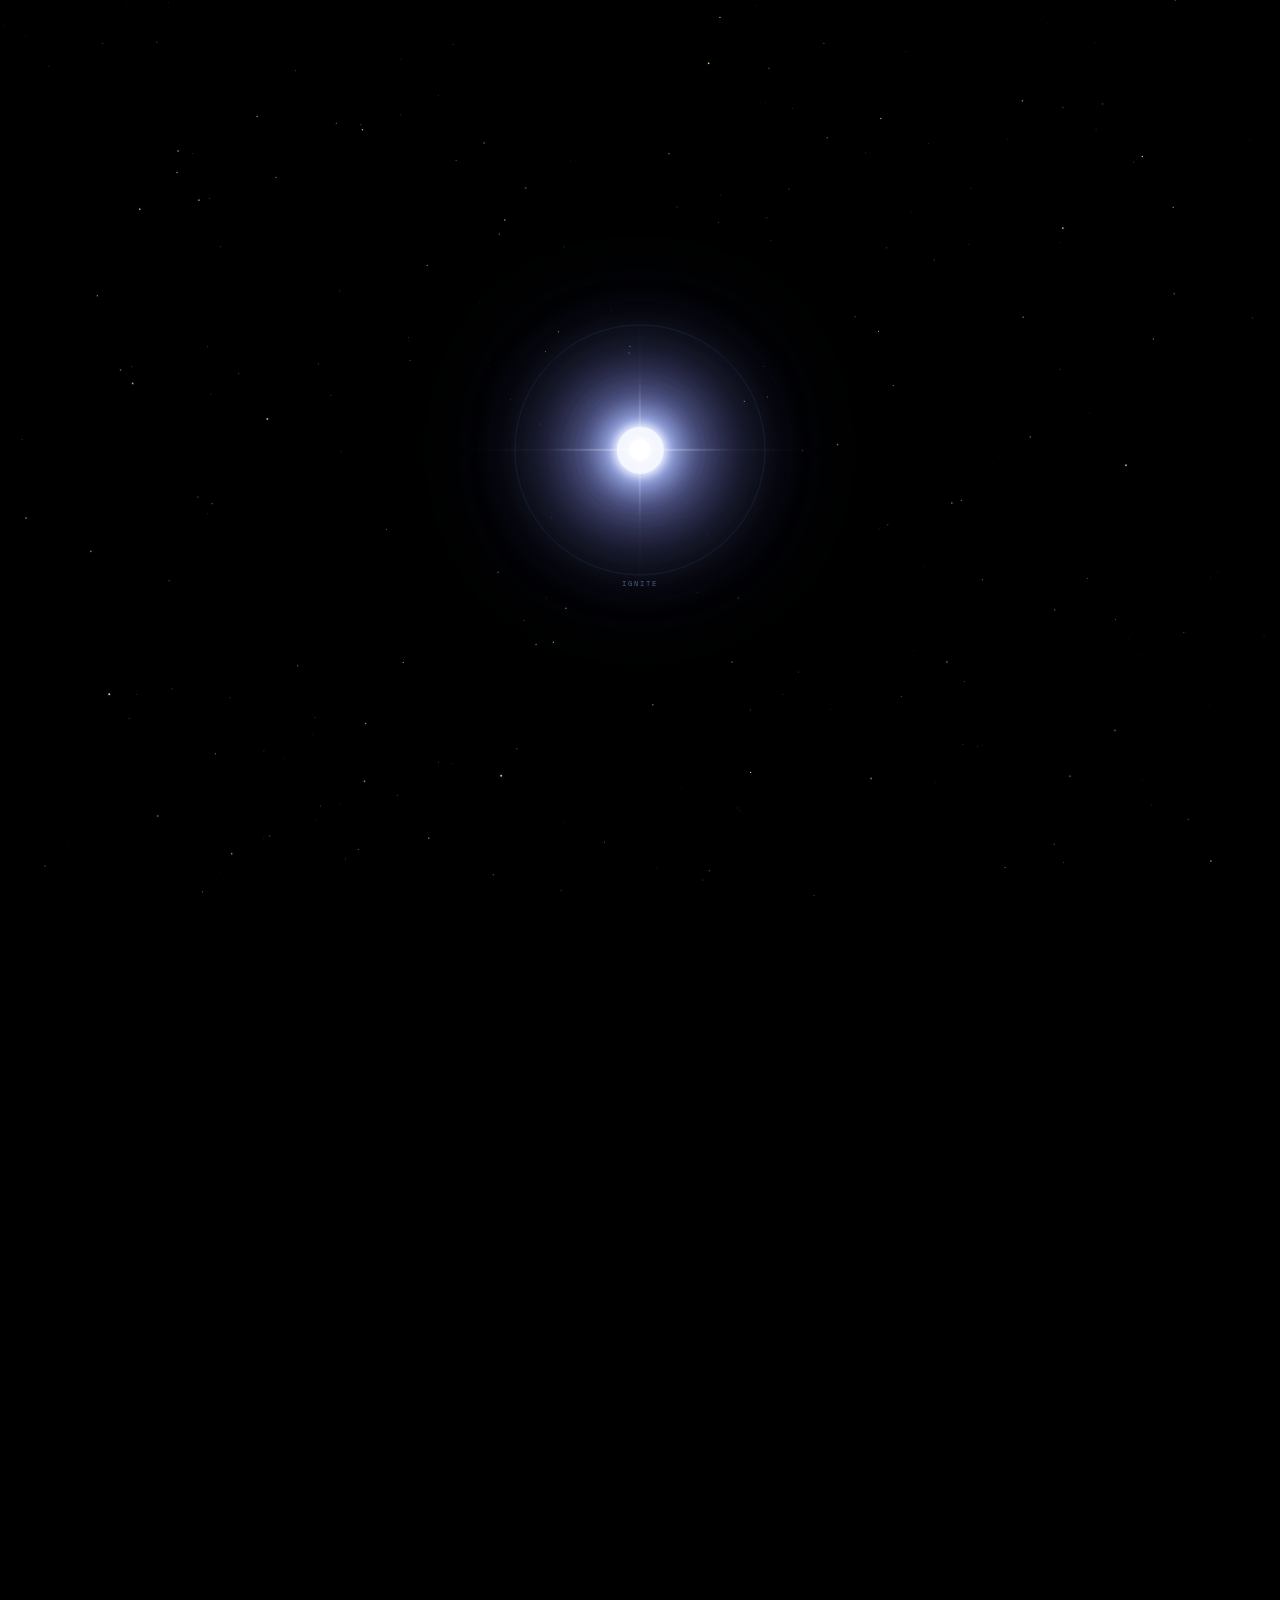
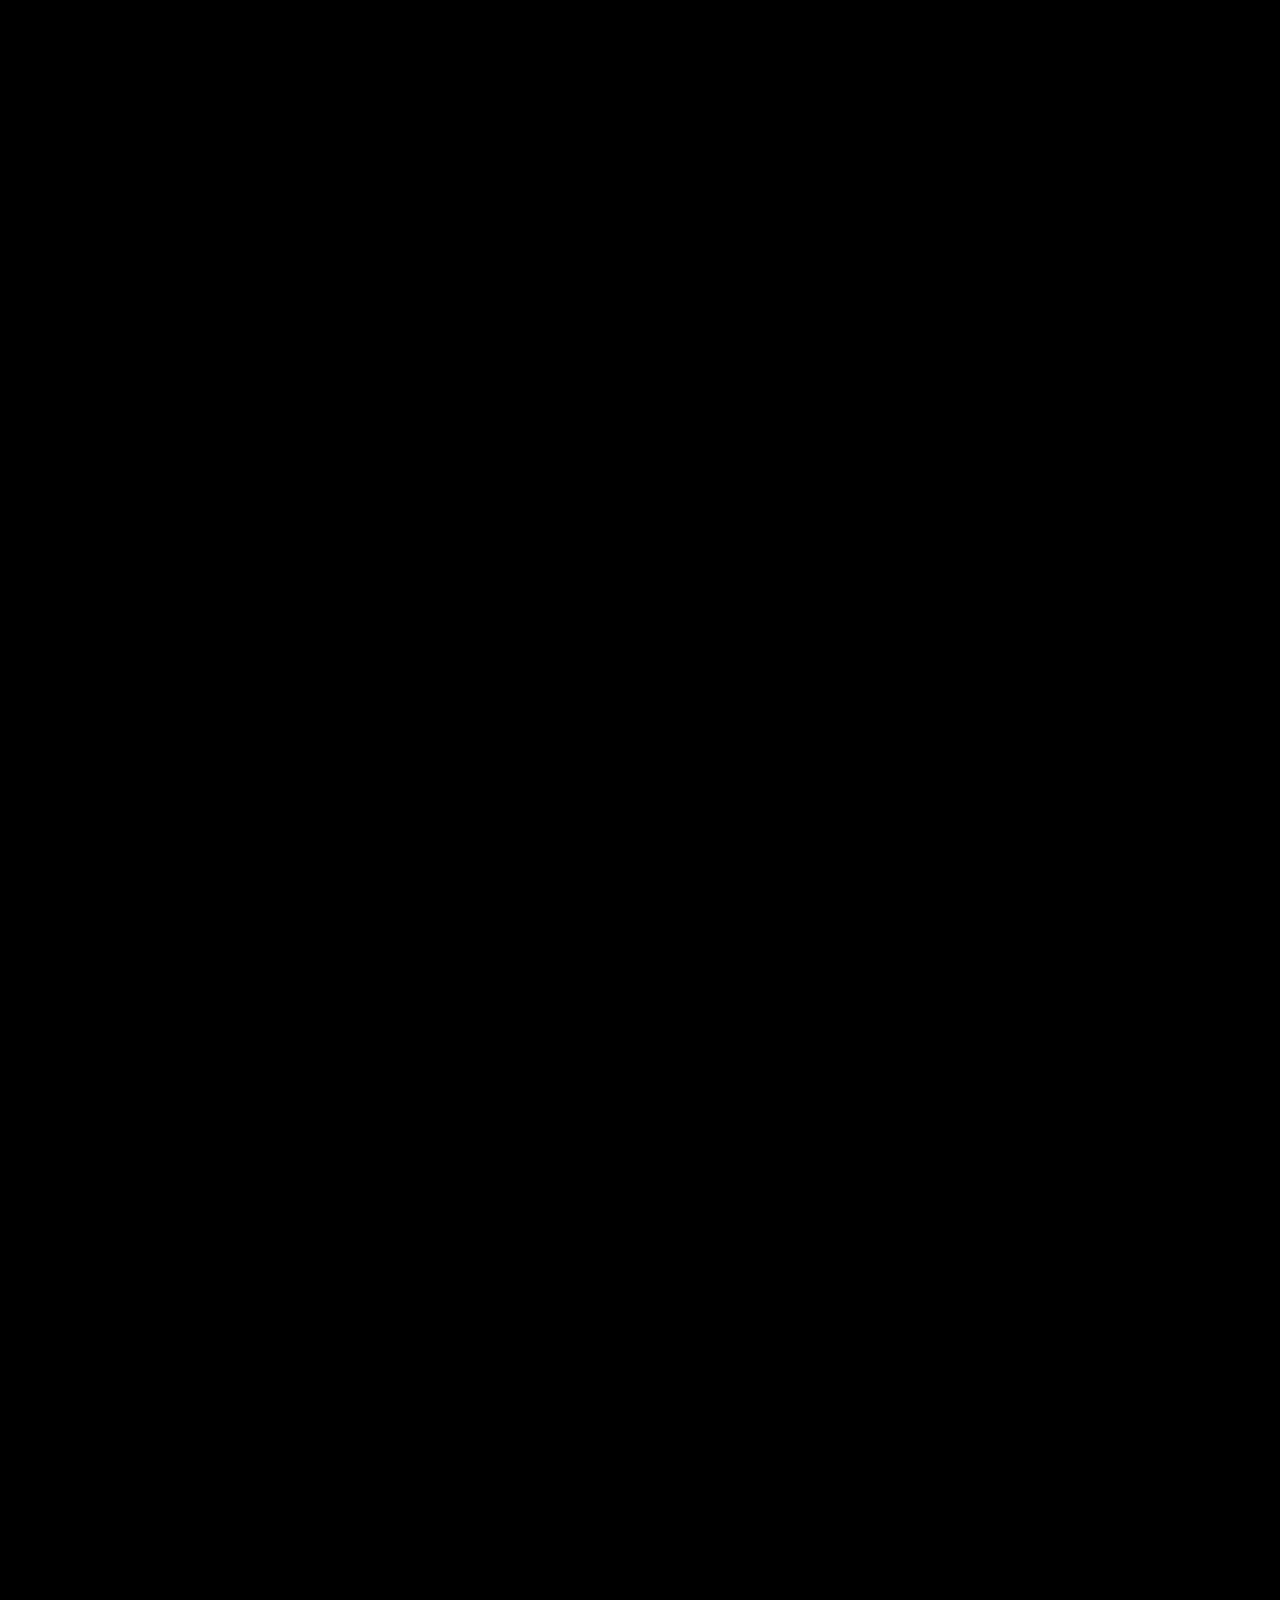
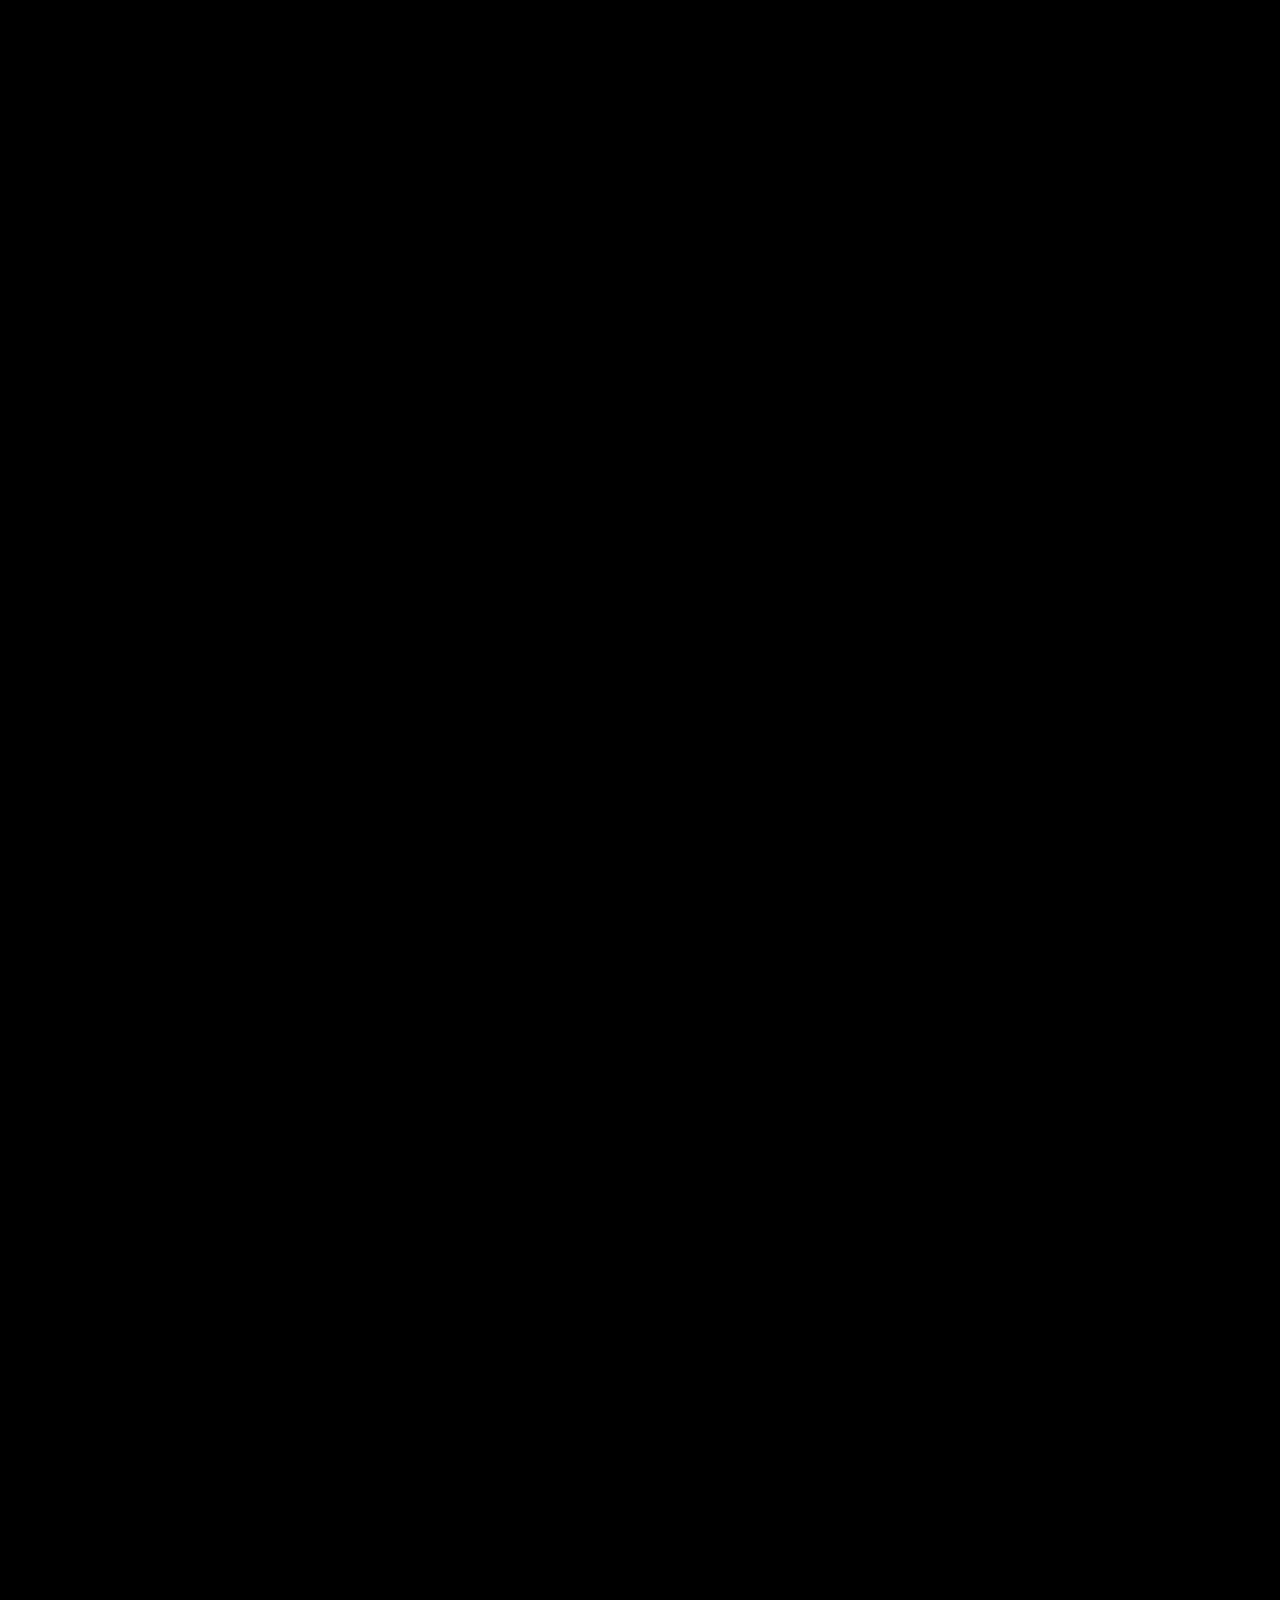
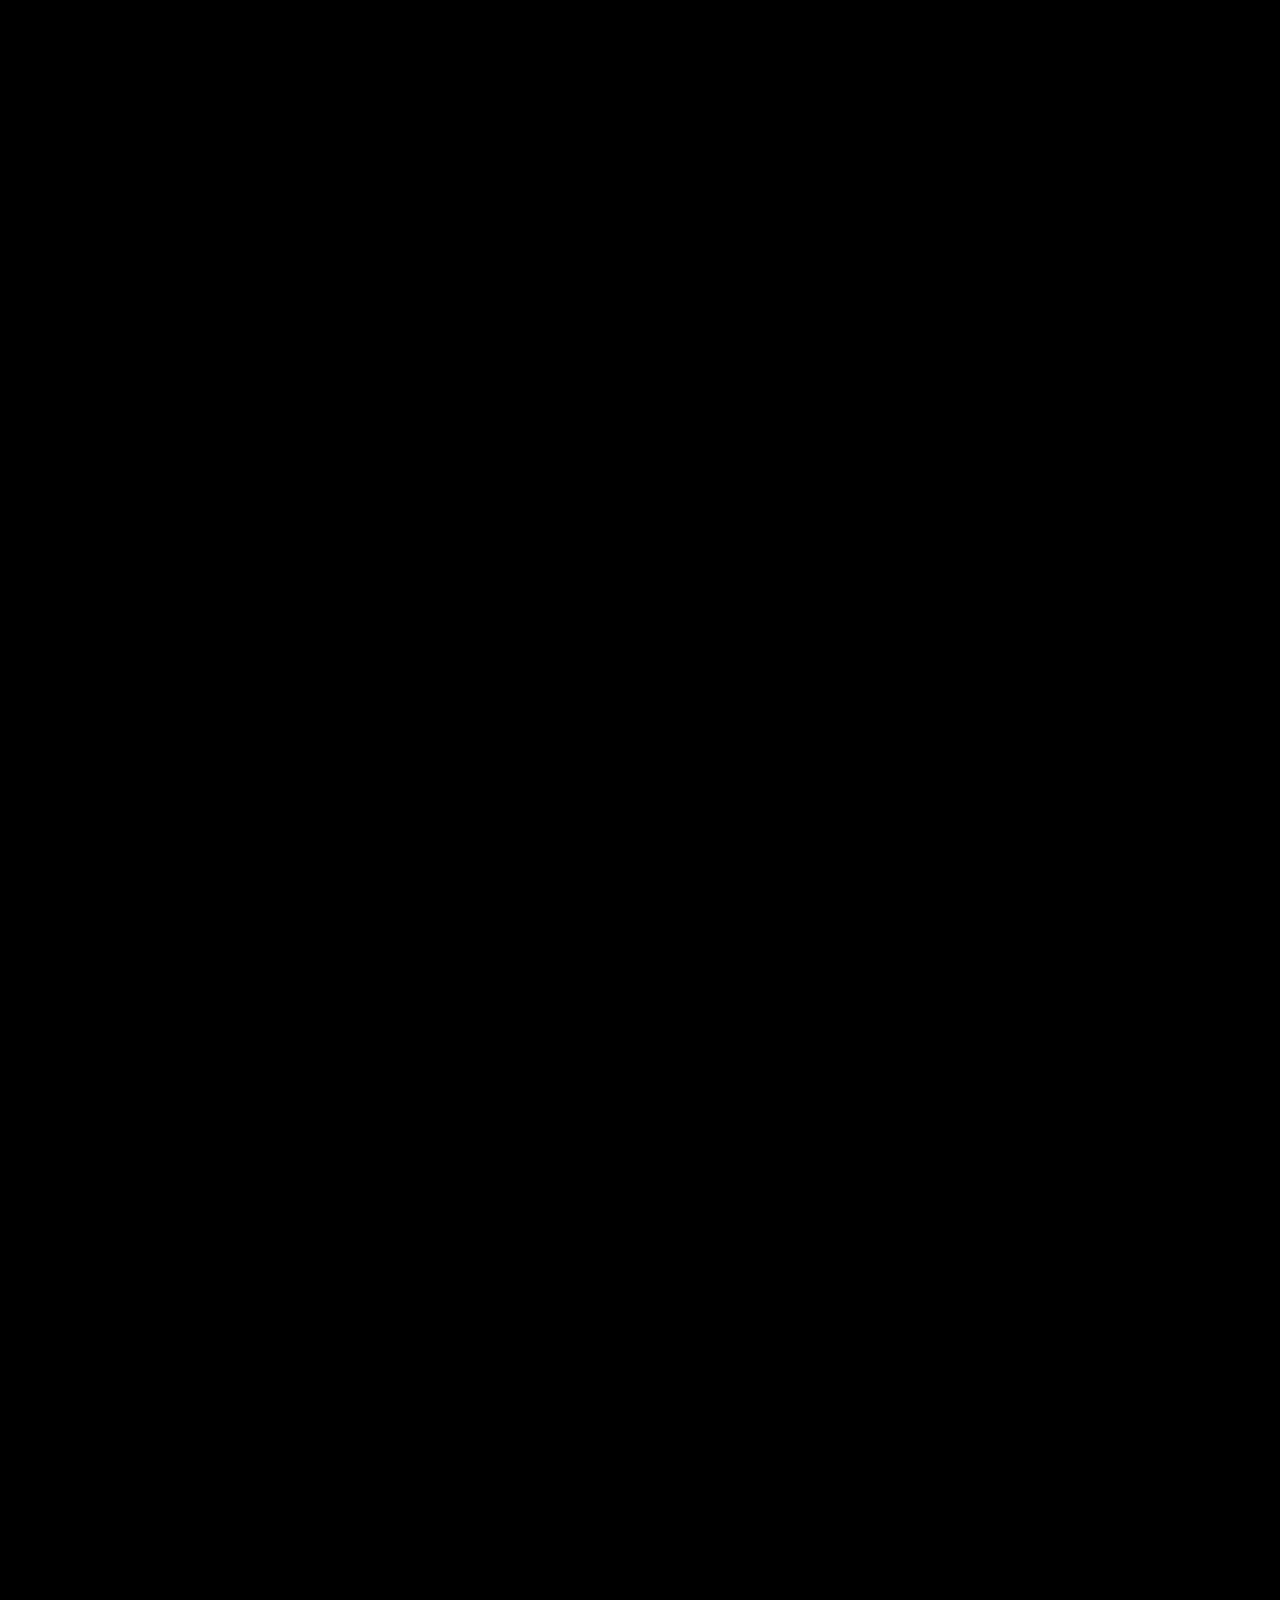
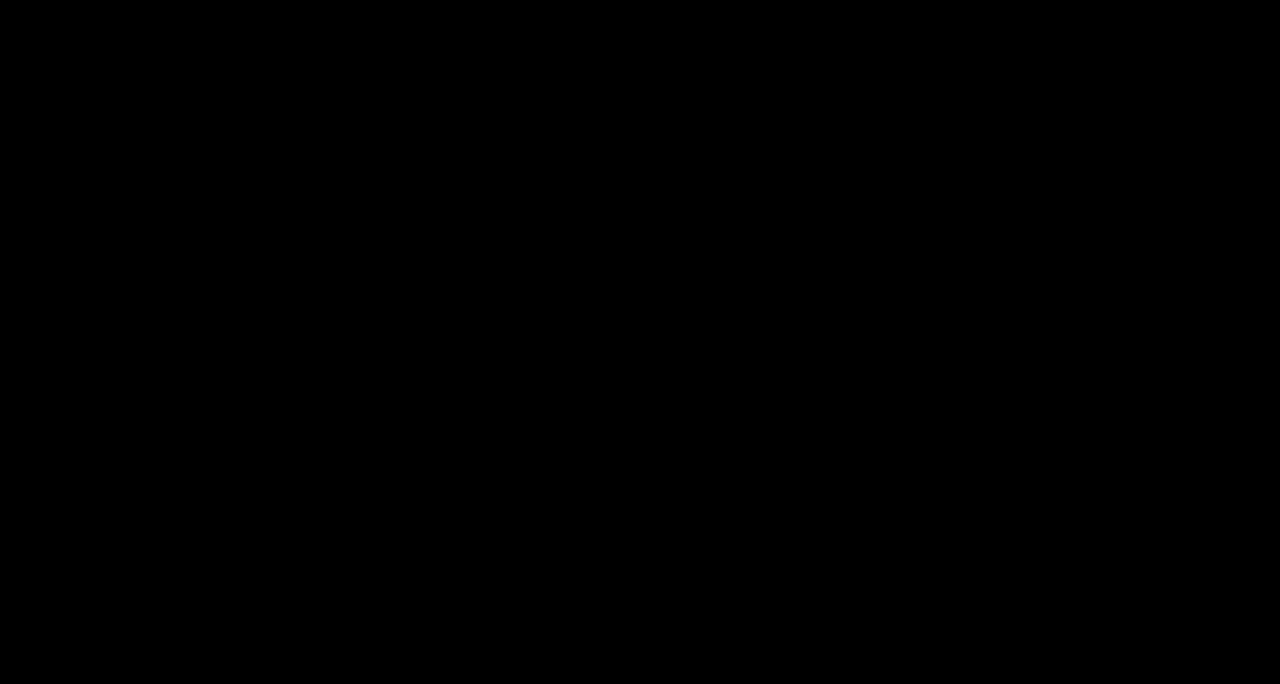
<file: index.html>
<!DOCTYPE html>
<html lang="en">
<head>
  <meta charset="UTF-8" />
  <meta name="viewport" content="width=device-width, initial-scale=1.0" />
  <meta name="theme-color" content="#000000" />
  <script>
    (() => {
      const ua = navigator.userAgent || '';
      const mobileWebKit = /iP(?:hone|ad|od)/.test(ua) || (navigator.platform === 'MacIntel' && navigator.maxTouchPoints > 1);
      window.SVPR_RUNTIME = Object.assign(window.SVPR_RUNTIME || {}, { mobileWebKit });
      if (mobileWebKit) document.documentElement.classList.add('svpr-mobile-webkit');
    })();
  </script>
  <meta name="description" content="SVPRNOVA — Sparking Vision into Progress through Research." />
  <title>SVPRNOVA — Sparking Vision into Progress through Research</title>
  <link rel="preconnect" href="https://fonts.googleapis.com" />
  <link rel="preconnect" href="https://fonts.gstatic.com" crossorigin />
  <link href="https://fonts.googleapis.com/css2?family=Kanit:wght@300;400;500;600;700&family=Space+Grotesk:wght@300;400;500;600;700&family=Space+Mono:wght@400;700&display=swap" rel="stylesheet" />
  <link rel="stylesheet" href="style.css" />
</head>
<body class="prelaunch">
  <canvas id="space-canvas" aria-hidden="true"></canvas>
  <div class="page-noise" aria-hidden="true"></div>

  <div class="stellar-intro" id="stellar-intro" aria-label="Enter SVPRNOVA">
    <button class="intro-star" id="intro-star" type="button" aria-label="Ignite SVPRNOVA">
      <span class="intro-star-aura intro-star-aura-a" aria-hidden="true"></span>
      <span class="intro-star-aura intro-star-aura-b" aria-hidden="true"></span>
      <span class="intro-star-core" aria-hidden="true"></span>
      <span class="intro-star-spike intro-star-spike-x" aria-hidden="true"></span>
      <span class="intro-star-spike intro-star-spike-y" aria-hidden="true"></span>
      <img class="intro-logo" src="assets/svprnova-mark-light.svg" alt="" aria-hidden="true" />
      <span class="intro-shockwave intro-shockwave-a" aria-hidden="true"></span>
      <span class="intro-shockwave intro-shockwave-b" aria-hidden="true"></span>
    </button>
    <p class="intro-prompt mono" id="intro-prompt">IGNITE</p>
  </div>

  <header class="site-header" id="site-header">
    <a class="brand-lockup" href="/" data-route-link="home" aria-label="SVPRNOVA home">
      <img src="assets/svprnova-mark-light.svg" alt="" />
      <span>SVPRNOVA</span>
    </a>

    <nav class="desktop-nav" aria-label="Primary navigation">
      <a href="/research">Research</a>
      <a href="/chapters">Chapters</a>
      <a href="/about">About</a>
      <a href="/join">Join</a>
    </nav>

    <div class="nav-actions">
      <a class="portal-link" href="https://svprnova.com/login">Portal <span aria-hidden="true">↗</span></a>
      <button class="menu-toggle" id="menu-toggle" type="button" aria-label="Open navigation" aria-expanded="false">
        <span></span><span></span>
      </button>
    </div>
  </header>

  <div class="mobile-menu" id="mobile-menu" aria-hidden="true">
    <a href="/research">Research</a>
    <a href="/chapters">Chapters</a>
    <a href="/about">About</a>
    <a href="/join">Join</a>
    <a href="https://svprnova.com/login">Portal ↗</a>
  </div>

  <main id="home-view" class="route-view" data-route="home">
    <section class="hero environment-cosmic" data-star-density="1">
      <div class="hero-nebula" aria-hidden="true"></div>
      <div class="hero-orbit hero-orbit-a" aria-hidden="true"></div>
      <div class="hero-orbit hero-orbit-b" aria-hidden="true"></div>

      <div class="hero-stage">
        <div class="hero-mark-wrap" id="hero-mark-wrap" data-parallax-depth="1.2" aria-hidden="true">
          <div class="hero-lens-flare">
            <span class="lens-beam lens-beam-x"></span>
            <span class="lens-beam lens-beam-y"></span>
            <span class="lens-orb lens-orb-1"></span>
            <span class="lens-orb lens-orb-2"></span>
            <span class="lens-orb lens-orb-3"></span>
          </div>
          <div class="stellar-flare flare-a"></div>
          <div class="stellar-flare flare-b"></div>
          <div class="stellar-flare flare-c"></div>
          <img class="hero-mark" src="assets/svprnova-mark-light.svg" alt="" />
        </div>

        <div class="hero-title-lockup reveal-on-load" id="hero-title-lockup" data-parallax-depth=".82">
          <h1>SVPRNOVA</h1>
          <p class="hero-slogan">Sparking Vision into Progress through Research.</p>
        </div>

        <div class="hero-content reveal-on-load" id="hero-content" data-parallax-depth=".82">
          <p class="hero-description">A student-driven research organization built for ambitious questions, interdisciplinary discovery, and ideas that move beyond the classroom.</p>
          <div class="hero-actions">
            <a class="button button-primary" href="/research">Explore our research <span>→</span></a>
            <a class="button button-ghost" href="/join">Join the network <span>→</span></a>
          </div>
        </div>
      </div>

      <div class="scroll-cue" aria-hidden="true">
        <span class="mono">SCROLL TO DISCOVER</span>
        <i></i>
      </div>
      <div class="cosmos-to-structure" aria-hidden="true"></div>
    </section>

    <section class="mission tech-section" id="mission">
      <div class="tech-grid" aria-hidden="true"></div>
      <div class="technical-orbit technical-orbit-a" aria-hidden="true"></div>
      <div class="technical-orbit technical-orbit-b" aria-hidden="true"></div>
      <div class="comet comet-one" aria-hidden="true"></div>

      <div class="section-shell mission-grid">
        <div class="mission-copy reveal">
          <p class="eyebrow mono">OUR MISSION</p>
          <h2>Ambitious ideas<br /><em>shouldn't have to wait.</em></h2>
        </div>
        <div class="mission-detail reveal">
          <span class="coordinate mono">41.8781° N / 87.6298° W / ORIGIN: NORTHWESTERN</span>
          <p>Young people should not have to wait until graduate school, industry, or later stages of their careers to pursue meaningful discoveries.</p>
          <p>SVPRNOVA brings students across disciplines together to identify important questions, develop original research, build experimental systems, and turn promising ideas into real-world impact.</p>
          <a class="text-link" href="/about">Discover SVPRNOVA <span>→</span></a>
        </div>
      </div>

      <div class="formula-band" aria-hidden="true">
        <span class="mono">QUESTION</span><i></i><span class="mono">METHOD</span><i></i><span class="mono">DISCOVERY</span><i></i><span class="mono">IMPACT</span>
      </div>
    </section>

    <section class="pillars tech-section" id="about-preview">
      <div class="tech-grid tech-grid-soft" aria-hidden="true"></div>
      <div class="section-shell">
        <div class="section-intro reveal">
          <p class="eyebrow mono">HOW WE MOVE</p>
          <h2 class="question-consequence-heading"><span>From question</span><em>to consequence.</em></h2>
          <p>SVPRNOVA is designed as a research ecosystem: the work moves through a connected cycle of inquiry, construction, collaboration, and expansion.</p>
        </div>

        <div class="system-map reveal" id="system-map">
          <svg class="system-lines" viewBox="0 0 1000 620" preserveAspectRatio="none" aria-hidden="true">
            <path d="M500 310 L235 145" />
            <path d="M500 310 L765 145" />
            <path d="M500 310 L235 475" />
            <path d="M500 310 L765 475" />
            <circle cx="500" cy="310" r="58" />
          </svg>
          <div class="system-core">
            <img src="assets/svprnova-mark-light.svg" alt="" />
            <span class="mono">SVPR</span>
          </div>
          <article class="system-node system-node-1">
            <span class="node-index mono">01</span><h3>Research</h3><p>Pursue questions worth answering.</p>
          </article>
          <article class="system-node system-node-2">
            <span class="node-index mono">02</span><h3>Build</h3><p>Turn theory into evidence.</p>
          </article>
          <article class="system-node system-node-3">
            <span class="node-index mono">03</span><h3>Collaborate</h3><p>Cross disciplines by design.</p>
          </article>
          <article class="system-node system-node-4">
            <span class="node-index mono">04</span><h3>Expand</h3><p>Grow a research ecosystem.</p>
          </article>
        </div>
      </div>
    </section>

    <section class="research tech-section" id="research">
      <div class="tech-grid tech-grid-fade" aria-hidden="true"></div>
      <div class="comet comet-two" aria-hidden="true"></div>
      <div class="section-shell">
        <header class="research-header reveal">
          <div>
            <p class="eyebrow mono">ACTIVE RESEARCH</p>
            <h2>Questions worth<br /><em>pursuing.</em></h2>
          </div>
          <p>Our research begins with student-originated questions and grows through interdisciplinary teams, mathematical frameworks, simulations, experiments, and analysis.</p>
        </header>

        <article class="research-exhibit reveal">
          <div class="research-visual" aria-hidden="true">
            <canvas id="spectrum-canvas"></canvas>
            <div class="spectrum-label mono">LIVE SYSTEM / SPECTRUM</div>
            <div class="spectrum-axis spectrum-axis-x"></div>
            <div class="spectrum-axis spectrum-axis-y"></div>
          </div>
          <div class="research-copy">
            <div class="research-number mono">001 / FLAGSHIP INITIATIVE</div>
            <h3>Spectrum</h3>
            <p class="research-lede">An interdisciplinary, campus-scale experiment combining game theory, network science, behavioral science, data analysis, simulation, and strategic decision-making.</p>
            <p>The project serves as an early proof of concept for SVPRNOVA's broader model of student-originated, collaborative research.</p>
            <div class="tag-row">
              <span>Game Theory</span><span>Network Science</span><span>Behavior</span><span>Simulation</span><span>Data</span>
            </div>
            <a class="text-link" href="/research#spectrum">Explore Spectrum <span>→</span></a>
          </div>
        </article>
      </div>
      <div class="structure-to-cosmos" aria-hidden="true">
        <span class="morph-node morph-node-a"></span><span class="morph-node morph-node-b"></span><span class="morph-node morph-node-c"></span>
      </div>
    </section>

    <section class="constellation environment-cosmic" id="constellation">
      <div class="constellation-vignette" aria-hidden="true"></div>
      <div class="section-shell constellation-shell">
        <header class="constellation-copy reveal">
          <p class="eyebrow mono">THE CONSTELLATION</p>
          <h2>Research grows<br />through <em>connection.</em></h2>
          <p>SVPRNOVA's vision extends beyond a single university: an interconnected network where chapters originate research locally and share knowledge, talent, infrastructure, and opportunity across institutions.</p>
          <a class="text-link light-link" href="/chapters">Explore chapters <span>→</span></a>
        </header>

        <div class="constellation-map reveal" id="constellation-map" aria-label="SVPRNOVA constellation network visualization">
          <svg class="constellation-lines" id="constellation-lines" viewBox="0 0 1000 680" preserveAspectRatio="none" aria-hidden="true"></svg>
          <div class="constellation-core" data-x="50" data-y="48" data-depth="0.24">
            <div class="core-glow"></div>
            <img src="assets/svprnova-mark-light.svg" alt="SVPRNOVA" />
            <span class="mono">SVPRNOVA / CORE</span>
          </div>
          <button class="constellation-node chapter-node" style="--x:19;--y:31" data-x="19" data-y="31" data-depth="0.31" type="button">
            <i></i><span class="mono">FOUNDING CHAPTER</span><strong>Northwestern University</strong>
          </button>
          <button class="constellation-node concept-node" style="--x:79;--y:24" data-x="79" data-y="24" data-depth="0.18" type="button">
            <i></i><span class="mono">NETWORK</span><strong>Shared Knowledge</strong>
          </button>
          <button class="constellation-node concept-node" style="--x:83;--y:58" data-x="83" data-y="58" data-depth="0.27" type="button">
            <i></i><span class="mono">NETWORK</span><strong>Collaboration</strong>
          </button>
          <button class="constellation-node concept-node" style="--x:25;--y:72" data-x="25" data-y="72" data-depth="0.15" type="button">
            <i></i><span class="mono">NETWORK</span><strong>Talent</strong>
          </button>
          <button class="constellation-node concept-node" style="--x:61;--y:78" data-x="61" data-y="78" data-depth="0.22" type="button">
            <i></i><span class="mono">NETWORK</span><strong>Infrastructure</strong>
          </button>
          <button class="constellation-node concept-node" style="--x:47;--y:15" data-x="47" data-y="15" data-depth="0.12" type="button">
            <i></i><span class="mono">NETWORK</span><strong>Opportunities</strong>
          </button>
        </div>
      </div>
    </section>

    <section class="join-section tech-section" id="join">
      <div class="join-orbit join-orbit-a" aria-hidden="true"></div>
      <div class="join-orbit join-orbit-b" aria-hidden="true"></div>
      <div class="section-shell">
        <header class="join-header reveal">
          <p class="eyebrow mono">WHY SVPRNOVA</p>
          <h2>Go further<br /><em>together.</em></h2>
          <p>Join an environment designed around doing the work: asking the question, assembling the team, building the system, and pursuing what the answer can become.</p>
        </header>

        <div class="benefit-grid">
          <article class="benefit reveal">
            <span class="benefit-index mono">01 / ORIGINATE</span>
            <h3>Lead work that begins with your questions.</h3>
            <p>Move beyond consuming existing curriculum and help define the problems, methods, and systems your team pursues.</p>
          </article>
          <article class="benefit reveal">
            <span class="benefit-index mono">02 / COLLABORATE</span>
            <h3>Find people who sharpen the idea.</h3>
            <p>Work across technical backgrounds and, as the network expands, across universities and research communities.</p>
          </article>
          <article class="benefit reveal">
            <span class="benefit-index mono">03 / TRANSLATE</span>
            <h3>Push discovery toward impact.</h3>
            <p>Develop research into publications, technologies, ventures, prototypes, or other meaningful outcomes.</p>
          </article>
        </div>
      </div>
    </section>

    <section class="final-cta" aria-labelledby="cta-title">
      <div class="cta-glow" aria-hidden="true"></div>
      <div class="section-shell cta-inner reveal">
        <img src="assets/svprnova-mark-light.svg" alt="" />
        <p class="eyebrow mono">THE NEXT QUESTION STARTS HERE</p>
        <h2 id="cta-title">Spark vision<br />into <em>progress.</em></h2>
        <p>Find your place in the constellation—or help build the next one.</p>
        <div class="cta-actions">
          <a class="button button-primary" href="/join">Join SVPRNOVA <span>→</span></a>
          <a class="button button-ghost" href="/chapters">Explore chapters <span>→</span></a>
        </div>
        <a class="portal-small mono" href="https://svprnova.com/login">ALREADY A MEMBER? ENTER PORTAL ↗</a>
      </div>
    </section>
  </main>


  <main id="research-view" class="route-view research-page" data-route="research" hidden>
    <section class="research-page-hero environment-cosmic" id="research-top">
      <div class="research-hero-nebula" aria-hidden="true"></div>
      <div class="knowledge-field" id="knowledge-field" aria-hidden="true">
        <div class="knowledge-question" data-depth="1.0">
          <span class="knowledge-question-glow"></span>
          <i></i>
          <span class="mono">QUESTION</span>
        </div>
        <div class="knowledge-star ks-math" data-depth=".34"><i></i><span class="mono">MATHEMATICS</span></div>
        <div class="knowledge-star ks-compute" data-depth=".27"><i></i><span class="mono">COMPUTATION</span></div>
        <div class="knowledge-star ks-behavior" data-depth=".19"><i></i><span class="mono">BEHAVIOR</span></div>
        <div class="knowledge-star ks-natural" data-depth=".23"><i></i><span class="mono">NATURAL SCIENCES</span></div>
        <div class="knowledge-star ks-data" data-depth=".31"><i></i><span class="mono">DATA</span></div>
        <div class="knowledge-star ks-engineering" data-depth=".16"><i></i><span class="mono">ENGINEERING</span></div>
        <svg class="knowledge-lines" viewBox="0 0 1000 620" preserveAspectRatio="none">
          <path d="M500 310 L178 160"/><path d="M500 310 L786 132"/><path d="M500 310 L851 385"/>
          <path d="M500 310 L650 520"/><path d="M500 310 L262 495"/><path d="M500 310 L119 342"/>
          <path class="secondary" d="M178 160 L786 132"/><path class="secondary" d="M119 342 L262 495"/>
        </svg>
      </div>
      <div class="section-shell research-hero-copy reveal">
        <p class="eyebrow mono">SVPRNOVA / RESEARCH</p>
        <h1 class="route-hero-title"><span>Research begins</span><span>with a question.</span><em>Not a discipline.</em></h1>
        <p>We begin with what we want to understand. The mathematics, computation, experiments, people, tools, and fields required to reach an answer emerge from the question itself.</p>
        <a class="research-scroll-link mono" href="#spectrum">SEE THE MODEL IN MOTION <span>↓</span></a>
      </div>
      <div class="cosmos-to-structure research-cosmos-seam" aria-hidden="true"></div>
    </section>

    <section class="research-feature tech-section" id="spectrum">
      <div class="tech-grid" aria-hidden="true"></div>
      <div class="section-shell">
        <header class="research-page-heading reveal">
          <div>
            <p class="eyebrow mono">FLAGSHIP RESEARCH / 001</p>
            <h2>Spectrum</h2>
          </div>
          <p>SVPRNOVA's first flagship initiative is an interdisciplinary campus-scale experiment developed at Northwestern University. It serves as an early proof of concept for the broader research model.</p>
        </header>

        <div class="spectrum-case-grid">
          <div class="spectrum-case-visual spectrum-case-live reveal" aria-label="Live Spectrum prism visualization">
            <canvas id="spectrum-canvas-research" class="spectrum-canvas-shared" aria-hidden="true"></canvas>
            <div class="spectrum-label mono">LIVE SYSTEM / SPECTRUM</div>
            <div class="spectrum-axis spectrum-axis-x"></div>
            <div class="spectrum-axis spectrum-axis-y"></div>
            <div class="case-visual-caption mono">QUESTION → INTERACTION → RESPONSE → EMERGENT BEHAVIOR</div>
          </div>

          <div class="spectrum-case-copy reveal">
            <p class="spectrum-case-kicker mono">A QUESTION THAT REFUSED ONE FIELD</p>
            <h3>Interdisciplinary<br />by necessity.</h3>
            <p>Spectrum did not begin with a desire to conduct “game theory research” or “behavioral science research.” It began with a strategic question whose pursuit naturally demanded ideas from several fields.</p>
            <div class="spectrum-discipline-list">
              <span>Game Theory</span><span>Network Science</span><span>Behavioral Science</span><span>Data Analysis</span><span>Simulation</span><span>Strategic Decision-Making</span>
            </div>
            <div class="case-note">
              <span class="mono">WHY IT MATTERS</span>
              <p>The team developed the research questions, mathematical frameworks, simulations, experimental structure, and methods of analysis—an early example of SVPRNOVA's student-originated research ecosystem.</p>
            </div>
          </div>
        </div>
      </div>
    </section>

    <section class="research-areas tech-section" id="research-areas">
      <div class="tech-grid tech-grid-soft" aria-hidden="true"></div>
      <div class="section-shell">
        <div class="discipline-orbit reveal" id="discipline-orbit">
          <header class="areas-heading discipline-center-copy">
            <p class="eyebrow mono">DISCIPLINES ARE TOOLS</p>
            <h2>The question<br /><em>determines the field.</em></h2>
            <p>SVPRNOVA does not require a research question to stay inside one academic boundary. Researchers move through whatever bodies of knowledge the problem demands.</p>
          </header>
          <article class="discipline-node dn-math" tabindex="0"><div class="discipline-icons" aria-hidden="true"><span class="discipline-icon di-1"><svg viewBox="0 0 24 24"><path d="M5 5h14M5 19h14M8 5l8 7-8 7"/></svg></span><span class="discipline-icon di-2"><svg viewBox="0 0 24 24"><circle cx="7" cy="16" r="2"/><circle cx="12" cy="7" r="2"/><circle cx="18" cy="15" r="2"/><path d="M8.5 14.5l2.3-5.5M13.7 8.3l3 5.2M9 16h7"/></svg></span><span class="discipline-icon di-3"><svg viewBox="0 0 24 24"><path d="M5 17c3-9 5-9 7 0s4 9 7 0"/><path d="M4 12h16"/></svg></span></div><h3>Mathematics</h3><div class="discipline-topics" aria-hidden="true"><span class="discipline-topic dt-1">Game theory</span><span class="discipline-topic dt-2">Probability</span><span class="discipline-topic dt-3">Graph theory</span><span class="discipline-topic dt-4">Optimization</span><span class="discipline-topic dt-5">Modeling</span></div></article>
          <article class="discipline-node dn-cs" tabindex="0"><div class="discipline-icons" aria-hidden="true"><span class="discipline-icon di-1"><svg viewBox="0 0 24 24"><rect x="6" y="6" width="12" height="12" rx="2"/><path d="M9 2v4M15 2v4M9 18v4M15 18v4M2 9h4M2 15h4M18 9h4M18 15h4"/></svg></span><span class="discipline-icon di-2"><svg viewBox="0 0 24 24"><path d="M9 7l-5 5 5 5M15 7l5 5-5 5M13 4l-2 16"/></svg></span><span class="discipline-icon di-3"><svg viewBox="0 0 24 24"><circle cx="5" cy="12" r="2"/><circle cx="12" cy="6" r="2"/><circle cx="19" cy="12" r="2"/><circle cx="12" cy="18" r="2"/><path d="M7 11l3.4-3.5M13.6 7.5L17 11M17 13l-3.4 3.5M10.4 16.5L7 13"/></svg></span></div><h3>Computer Science</h3><div class="discipline-topics" aria-hidden="true"><span class="discipline-topic dt-1">Machine learning</span><span class="discipline-topic dt-2">Algorithms</span><span class="discipline-topic dt-3">Simulation</span><span class="discipline-topic dt-4">Software systems</span></div></article>
          <article class="discipline-node dn-behavior" tabindex="0"><div class="discipline-icons" aria-hidden="true"><span class="discipline-icon di-1"><svg viewBox="0 0 24 24"><path d="M9 19c-3-1-5-4-5-8a8 8 0 0116 0c0 4-2 7-5 8"/><path d="M9 19v-4a3 3 0 016 0v4M8 10h.01M16 10h.01"/></svg></span><span class="discipline-icon di-2"><svg viewBox="0 0 24 24"><circle cx="8" cy="9" r="3"/><circle cx="17" cy="8" r="2.5"/><path d="M3 20c.7-4 2.5-6 5-6s4.3 2 5 6M14 20c.5-3 1.6-4.5 3.5-4.5S20.5 17 21 20"/></svg></span><span class="discipline-icon di-3"><svg viewBox="0 0 24 24"><path d="M2 12s4-6 10-6 10 6 10 6-4 6-10 6S2 12 2 12z"/><circle cx="12" cy="12" r="2.5"/></svg></span></div><h3>Behavioral Sciences</h3><div class="discipline-topics" aria-hidden="true"><span class="discipline-topic dt-1">Decision-making</span><span class="discipline-topic dt-2">Incentives</span><span class="discipline-topic dt-3">Cognition</span><span class="discipline-topic dt-4">Social dynamics</span></div></article>
          <article class="discipline-node dn-engineering" tabindex="0"><div class="discipline-icons" aria-hidden="true"><span class="discipline-icon di-1"><svg viewBox="0 0 24 24"><circle cx="12" cy="12" r="3"/><path d="M12 2v3M12 19v3M2 12h3M19 12h3M4.9 4.9L7 7M17 17l2.1 2.1M19.1 4.9L17 7M7 17l-2.1 2.1"/></svg></span><span class="discipline-icon di-2"><svg viewBox="0 0 24 24"><path d="M14 5a5 5 0 00-6.8 6.8L3 16l5 5 4.2-4.2A5 5 0 0019 10l-3 3-3-3 3-3z"/></svg></span><span class="discipline-icon di-3"><svg viewBox="0 0 24 24"><path d="M4 18h16M6 18V9l6-5 6 5v9M9 18v-5h6v5"/></svg></span></div><h3>Engineering</h3><div class="discipline-topics" aria-hidden="true"><span class="discipline-topic dt-1">Experimental systems</span><span class="discipline-topic dt-2">Hardware</span><span class="discipline-topic dt-3">Prototypes</span><span class="discipline-topic dt-4">Applied design</span></div></article>
          <article class="discipline-node dn-data" tabindex="0"><div class="discipline-icons" aria-hidden="true"><span class="discipline-icon di-1"><svg viewBox="0 0 24 24"><ellipse cx="12" cy="5" rx="7" ry="3"/><path d="M5 5v6c0 1.7 3.1 3 7 3s7-1.3 7-3V5M5 11v6c0 1.7 3.1 3 7 3s7-1.3 7-3v-6"/></svg></span><span class="discipline-icon di-2"><svg viewBox="0 0 24 24"><path d="M4 19V9M10 19V5M16 19v-7M22 19V3"/></svg></span><span class="discipline-icon di-3"><svg viewBox="0 0 24 24"><path d="M3 17l5-5 4 3 8-9"/><path d="M16 6h4v4"/></svg></span></div><h3>Data Science</h3><div class="discipline-topics" aria-hidden="true"><span class="discipline-topic dt-1">Inference</span><span class="discipline-topic dt-2">Visualization</span><span class="discipline-topic dt-3">Modeling</span><span class="discipline-topic dt-4">Experimentation</span></div></article>
          <article class="discipline-node dn-natural" tabindex="0"><div class="discipline-icons" aria-hidden="true"><span class="discipline-icon di-1"><svg viewBox="0 0 24 24"><circle cx="12" cy="12" r="2"/><ellipse cx="12" cy="12" rx="9" ry="3.5"/><ellipse cx="12" cy="12" rx="9" ry="3.5" transform="rotate(60 12 12)"/><ellipse cx="12" cy="12" rx="9" ry="3.5" transform="rotate(120 12 12)"/></svg></span><span class="discipline-icon di-2"><svg viewBox="0 0 24 24"><path d="M12 21c5-4 7-9 6-17-8 1-13 5-14 11 3 2 5 3 8 1"/><path d="M7 17c3-3 6-5 10-7"/></svg></span><span class="discipline-icon di-3"><svg viewBox="0 0 24 24"><path d="M9 3h6M10 3v6l-5 9a2 2 0 002 3h10a2 2 0 002-3l-5-9V3"/><path d="M8 15h8"/></svg></span></div><h3>Natural Sciences</h3><div class="discipline-topics" aria-hidden="true"><span class="discipline-topic dt-1">Physics</span><span class="discipline-topic dt-2">Biology</span><span class="discipline-topic dt-3">Chemistry</span><span class="discipline-topic dt-4">Environmental science</span><span class="discipline-topic dt-5">Beyond</span></div></article>
          <svg class="discipline-lines" viewBox="0 0 1200 680" preserveAspectRatio="none" aria-hidden="true">
            <line x1="600" y1="340" x2="360" y2="205"/><line x1="600" y1="340" x2="600" y2="122"/><line x1="600" y1="340" x2="840" y2="205"/>
            <line x1="600" y1="340" x2="840" y2="475"/><line x1="600" y1="340" x2="600" y2="558"/><line x1="600" y1="340" x2="360" y2="475"/>
          </svg>
        </div>
      </div>
    </section>

    <section class="research-model" id="research-model">
      <div class="model-starfield" aria-hidden="true"></div>
      <div class="section-shell">
        <header class="model-heading reveal" data-model-depth=".16">
          <p class="eyebrow mono">THE SVPR RESEARCH MODEL</p>
          <h2 class="question-consequence-heading"><span>From question</span><em>to consequence.</em></h2>
          <p>Research is not a straight line. We begin with a question, trace the stars of existing human knowledge, connect what the problem requires, and follow the consequences of what we find.</p>
        </header>

        <div class="model-journey" id="model-journey">
          <svg class="model-path" viewBox="0 0 1200 1420" preserveAspectRatio="none" aria-hidden="true">
            <path d="M205 165 C455 205 855 290 950 405 C1035 515 300 640 270 805 C245 945 845 1000 965 1195"/>
            <path class="branch" d="M950 405 C860 330 745 250 650 220"/><path class="branch" d="M270 805 C440 900 520 958 620 1040"/>
            <path class="branch" d="M270 805 C182 930 150 1010 112 1100"/>
          </svg>

          <article class="model-step ms-question reveal" data-model-depth=".36">
            <span class="model-index mono">01 / QUESTION</span><i class="model-star"></i>
            <h3>What do we want to understand?</h3>
            <p>Students identify questions worth pursuing—not because they were assigned, but because the answer may reveal something meaningful.</p>
          </article>

          <article class="model-step ms-trace reveal" data-model-depth=".24">
            <span class="model-index mono">02 / TRACE</span><i class="model-star"></i>
            <h3>Navigate what humanity already knows.</h3>
            <p>Trace through literature, mathematical frameworks, datasets, known technologies, experiments, software, accessible resources, and people across the research network.</p>
            <div class="trace-stars mono"><span>PAPERS</span><span>THEORY</span><span>DATA</span><span>TOOLS</span><span>PEOPLE</span></div>
          </article>

          <article class="model-step ms-connect reveal" data-model-depth=".31">
            <span class="model-index mono">03 / CONNECT</span><i class="model-star"></i>
            <h3>Follow the question across disciplines.</h3>
            <p>A mathematical idea may require simulation. Simulation may reveal behavior. Behavior generates data. Data may suggest a system to build. The work becomes interdisciplinary because reality is interdisciplinary.</p>
          </article>

          <article class="model-step ms-consequence reveal" data-model-depth=".20">
            <span class="model-index mono">04 / CONSEQUENCE</span><i class="model-star"></i>
            <h3>An answer is not the only thing we find.</h3>
            <p>In reaching an answer to the original question, researchers may uncover methods, insights, applications, and entirely new questions along the way.</p>
            <div class="consequence-cluster">
              <span>ANSWER</span><span>INSIGHT</span><span>METHOD</span><span>APPLICATION</span><span>NEW QUESTION</span>
            </div>
          </article>

          <aside class="model-branch branch-insight mono" data-model-depth=".13">UNEXPECTED INSIGHT</aside>
          <aside class="model-branch branch-question mono" data-model-depth=".10">NEW QUESTION</aside>
          <aside class="model-branch branch-method mono" data-model-depth=".15">NEW METHOD</aside>
        </div>
      </div>
    </section>

    <section class="research-consequences tech-section" id="consequences">
      <div class="tech-grid tech-grid-fade" aria-hidden="true"></div>
      <div class="section-shell consequence-layout">
        <div class="consequence-copy reveal">
          <p class="eyebrow mono">WHERE RESEARCH CAN LEAD</p>
          <h2>An answer is<br />rarely the <em>end.</em></h2>
          <p>Depending on the question, future SVPRNOVA work may lead to mathematical results, publications, datasets, software, experimental systems, prototypes, technologies, ventures—or simply a better question than the one we began with.</p>
          <p class="prospective-note mono">POSSIBILITIES, NOT CLAIMED OUTPUTS</p>
        </div>
        <div class="outcome-field reveal" id="outcome-field" aria-label="Potential research outcomes">
          <span data-orbit-radius=".94" data-orbit-y=".46" data-orbit-speed=".000032" data-orbit-angle="0.18" data-orbit-tilt="-.18">DISCOVERIES</span>
          <span data-orbit-radius=".76" data-orbit-y=".82" data-orbit-speed="-.000047" data-orbit-angle="1.12" data-orbit-tilt=".42">PUBLICATIONS</span>
          <span data-orbit-radius=".34" data-orbit-y=".24" data-orbit-speed=".000094" data-orbit-angle="2.36" data-orbit-tilt=".72">METHODS</span>
          <span data-orbit-radius=".58" data-orbit-y=".54" data-orbit-speed="-.000061" data-orbit-angle="3.24" data-orbit-tilt="-.58">SOFTWARE</span>
          <span data-orbit-radius=".88" data-orbit-y=".69" data-orbit-speed=".000039" data-orbit-angle="4.12" data-orbit-tilt=".24">EXPERIMENTS</span>
          <span data-orbit-radius=".26" data-orbit-y=".58" data-orbit-speed="-.000106" data-orbit-angle="4.96" data-orbit-tilt="-.34">PROTOTYPES</span>
          <span data-orbit-radius=".68" data-orbit-y=".31" data-orbit-speed=".000056" data-orbit-angle="5.68" data-orbit-tilt=".88">TECHNOLOGIES</span>
          <span data-orbit-radius=".47" data-orbit-y=".88" data-orbit-speed="-.000043" data-orbit-angle="6.30" data-orbit-tilt="-.72">NEW QUESTIONS</span>
        </div>
      </div>
    </section>

    <section class="research-cta environment-cosmic" id="research-cta">
      <div class="research-cta-star" aria-hidden="true"><i></i></div>
      <div class="section-shell research-cta-inner reveal">
        <img class="research-cta-logo" src="assets/svprnova-mark-light.svg" alt="" />
        <p class="eyebrow mono">BEGIN WITH CURIOSITY</p>
        <h2>The next project starts<br />with a <em>question.</em></h2>
        <p>What would you pursue if you did not have to wait to begin?</p>
        <div class="cta-actions">
          <a class="button button-primary" href="/join">Bring a question <span>→</span></a>
          <a class="button button-ghost" href="#spectrum">Revisit Spectrum <span>↑</span></a>
        </div>
      </div>
    </section>
  </main>

  <main id="chapters-view" class="route-view chapters-page chapters-v32" data-route="chapters" hidden>
    <section class="chapters-v32-scene environment-cosmic" id="chapters-top" aria-labelledby="chapters-v32-title">
      <div class="chapters-v32-nebula chapters-v32-nebula-a" aria-hidden="true"></div>
      <div class="chapters-v32-nebula chapters-v32-nebula-b" aria-hidden="true"></div>
      <svg class="chapters-v32-lines" id="chapters-v32-lines" viewBox="0 0 1000 3400" preserveAspectRatio="none" aria-hidden="true"></svg>

      <header class="chapters-v32-intro chapter-v32-reveal" data-chapter-depth=".08">
        <p class="eyebrow mono">SVPRNOVA / CHAPTERS</p>
        <h1 id="chapters-v32-title"><span>Innumerable stars.</span><em>One Constellation.</em></h1>
        <p>A local SVPRNOVA community gives researchers a place to belong, organize, and build together. The wider network of SVPRNOVA Constellation gives their questions somewhere far larger to go. Every local community connects into the same larger constellation of people, projects, questions, and knowledge.</p>
      </header>

      <!-- Network / platform cluster -->
      <div class="chapter-v32-node chapter-v32-core" id="ch-c0" style="--x:62;--y:15" data-node-id="C0" data-chapter-depth=".28">
        <span class="chapter-v32-aura"></span><i class="chapter-v32-dot"></i>
        <strong>SVPRNOVA Constellation</strong><span class="mono">THE NETWORK</span>
      </div>
      <div class="chapter-v32-node chapter-v32-platform" id="ch-c1" style="--x:71;--y:20" data-node-id="C1" data-chapter-depth=".34">
        <span class="chapter-v32-aura"></span><i class="chapter-v32-dot"></i>
        <strong>SVPRNOVA.com</strong><span class="mono">NETWORK PLATFORM</span>
      </div>
      <div class="chapter-v32-node" style="--x:48;--y:8" data-node-id="C2" data-chapter-depth=".15"><i class="chapter-v32-dot"></i><strong>Researchers</strong></div>
      <div class="chapter-v32-node" style="--x:64;--y:6" data-node-id="C3" data-chapter-depth=".12"><i class="chapter-v32-dot"></i><strong>Questions</strong></div>
      <div class="chapter-v32-node chapter-v32-node-medium" style="--x:81;--y:11" data-node-id="C4" data-chapter-depth=".21"><i class="chapter-v32-dot"></i><strong>Projects</strong></div>
      <div class="chapter-v32-node" style="--x:41;--y:16" data-node-id="C5" data-chapter-depth=".10"><i class="chapter-v32-dot"></i><strong>Knowledge</strong></div>
      <div class="chapter-v32-node" style="--x:86;--y:21" data-node-id="C6" data-chapter-depth=".18"><i class="chapter-v32-dot"></i><strong>Community</strong></div>
      <div class="chapter-v32-node" style="--x:74;--y:26" data-node-id="C7" data-chapter-depth=".13"><i class="chapter-v32-dot"></i><strong>Events</strong></div>
      <div class="chapter-v32-node" style="--x:54;--y:26" data-node-id="C8" data-chapter-depth=".16"><i class="chapter-v32-dot"></i><strong>Competitions</strong></div>
      <div class="chapter-v32-node" style="--x:34;--y:23" data-node-id="C9" data-chapter-depth=".11"><i class="chapter-v32-dot"></i><strong>Experience</strong></div>
      <div class="chapter-v32-node chapter-v32-node-faint" style="--x:92;--y:15" data-node-id="C10" data-chapter-depth=".08"><i class="chapter-v32-dot"></i><strong>Opportunities</strong></div>

      <div class="chapters-v32-whisper chapter-v32-reveal mono" style="--x:17;--y:28" data-chapter-depth=".05">LOCAL COMMUNITY ≠ LOCAL LIMIT</div>

      <!-- University chapter editorial copy -->
      <article class="chapters-v32-copy chapters-v32-university-copy chapter-v32-reveal" data-chapter-depth=".045">
        <p class="eyebrow mono">UNIVERSITY CHAPTERS</p>
        <h2>The collegiate backbone<br />of the <em>network.</em></h2>
        <p>University Chapters are SVPRNOVA's formally organized collegiate communities: student-led groups that can originate research locally while participating in a wider inter-university research ecosystem.</p>
      </article>

      <!-- University cluster -->
      <div class="chapter-v32-node chapter-v32-cluster-core" style="--x:31;--y:40" data-node-id="U0" data-chapter-depth=".25"><span class="chapter-v32-aura"></span><i class="chapter-v32-dot"></i><strong>University Chapters</strong><span class="mono">COLLEGIATE NETWORK</span></div>
      <div class="chapter-v32-node chapter-v32-northwestern" style="--x:20;--y:47" data-node-id="U1" data-chapter-depth=".31"><span class="chapter-v32-aura"></span><i class="chapter-v32-dot"></i><strong>Northwestern University</strong><span class="mono">001 / FOUNDING + FLAGSHIP</span></div>
      <div class="chapter-v32-node chapter-v32-future" style="--x:42;--y:48" data-node-id="U2" data-chapter-depth=".10"><i class="chapter-v32-dot"></i><strong>Future Chapter</strong></div>
      <div class="chapter-v32-node chapter-v32-future" style="--x:48;--y:40" data-node-id="U3" data-chapter-depth=".12"><i class="chapter-v32-dot"></i><strong>Future Chapter</strong></div>
      <div class="chapter-v32-node chapter-v32-future" style="--x:35;--y:54" data-node-id="U4" data-chapter-depth=".09"><i class="chapter-v32-dot"></i><strong>Future Chapter</strong></div>
      <div class="chapter-v32-node" style="--x:13;--y:36" data-node-id="U5" data-chapter-depth=".16"><i class="chapter-v32-dot"></i><strong>Professors</strong></div>
      <div class="chapter-v32-node" style="--x:22;--y:32" data-node-id="U6" data-chapter-depth=".13"><i class="chapter-v32-dot"></i><strong>Students</strong></div>
      <div class="chapter-v32-node" style="--x:37;--y:33" data-node-id="U7" data-chapter-depth=".11"><i class="chapter-v32-dot"></i><strong>Formal Study</strong></div>
      <div class="chapter-v32-node chapter-v32-node-medium" style="--x:52;--y:36" data-node-id="U8" data-chapter-depth=".19"><i class="chapter-v32-dot"></i><strong>Research Launchpad</strong></div>
      <div class="chapter-v32-node" style="--x:56;--y:46" data-node-id="U9" data-chapter-depth=".12"><i class="chapter-v32-dot"></i><strong>Campus Community</strong></div>
      <div class="chapter-v32-node chapter-v32-node-faint" style="--x:13;--y:56" data-node-id="U10" data-chapter-depth=".08"><i class="chapter-v32-dot"></i><strong>Laboratories</strong></div>
      <div class="chapter-v32-node" style="--x:28;--y:59" data-node-id="U11" data-chapter-depth=".14"><i class="chapter-v32-dot"></i><strong>Interdisciplinary Teams</strong></div>
      <div class="chapter-v32-node chapter-v32-node-medium" style="--x:49;--y:57" data-node-id="U12" data-chapter-depth=".18"><i class="chapter-v32-dot"></i><strong>Inter-University Collaboration</strong></div>

      <aside class="chapter-v32-annotation chapter-v32-annotation-a chapter-v32-reveal" data-chapter-depth=".04"><span class="mono">01 / ORIGINATE LOCALLY</span><p>Build student-led research initiatives around questions emerging from the campus community.</p></aside>
      <aside class="chapter-v32-annotation chapter-v32-annotation-b chapter-v32-reveal" data-chapter-depth=".05"><span class="mono">02 / COLLABORATE OUTWARD</span><p>Connect researchers and projects across universities as the chapter network grows.</p></aside>
      <aside class="chapter-v32-annotation chapter-v32-annotation-c chapter-v32-reveal" data-chapter-depth=".035"><span class="mono">03 / REPRESENT THE NETWORK</span><p>University Chapters form the collegiate structure for future inter-university initiatives, leadership, and conventions.</p></aside>

      <!-- Research Hub editorial copy -->
      <article class="chapters-v32-copy chapters-v32-hub-copy chapter-v32-reveal" data-chapter-depth=".045">
        <p class="eyebrow mono">RESEARCH HUBS</p>
        <h2>Research opportunity<br />should not depend on<br /><em>where you study.</em></h2>
        <p>Research Hubs extend SVPRNOVA beyond universities. They provide a local identity for researchers organized through schools, districts, libraries, community STEM organizations, youth groups, and other communities while keeping them connected to the wider SVPRNOVA network.</p>
        <p>The local home can change, while access to collaborators, projects, knowledge, and research opportunity remains network-wide.</p>
      </article>

      <!-- Research Hub cluster -->
      <div class="chapter-v32-node chapter-v32-cluster-core chapter-v32-hub-core" style="--x:68;--y:72" data-node-id="H0" data-chapter-depth=".24"><span class="chapter-v32-aura"></span><i class="chapter-v32-dot"></i><strong>Research Hubs</strong><span class="mono">COMMUNITY NETWORK</span></div>
      <div class="chapter-v32-node" style="--x:82;--y:67" data-node-id="H1" data-chapter-depth=".12"><i class="chapter-v32-dot"></i><strong>Schools</strong></div>
      <div class="chapter-v32-node chapter-v32-node-medium" style="--x:90;--y:73" data-node-id="H2" data-chapter-depth=".16"><i class="chapter-v32-dot"></i><strong>School Districts</strong></div>
      <div class="chapter-v32-node" style="--x:80;--y:81" data-node-id="H3" data-chapter-depth=".10"><i class="chapter-v32-dot"></i><strong>Libraries</strong></div>
      <div class="chapter-v32-node chapter-v32-node-medium" style="--x:61;--y:84" data-node-id="H4" data-chapter-depth=".18"><i class="chapter-v32-dot"></i><strong>STEM Organizations</strong></div>
      <div class="chapter-v32-node" style="--x:49;--y:77" data-node-id="H5" data-chapter-depth=".14"><i class="chapter-v32-dot"></i><strong>Youth Groups</strong></div>
      <div class="chapter-v32-node chapter-v32-node-medium" style="--x:51;--y:68" data-node-id="H6" data-chapter-depth=".15"><i class="chapter-v32-dot"></i><strong>Local Communities</strong></div>
      <div class="chapter-v32-node" style="--x:72;--y:88" data-node-id="H7" data-chapter-depth=".11"><i class="chapter-v32-dot"></i><strong>Educators</strong></div>
      <div class="chapter-v32-node" style="--x:92;--y:86" data-node-id="H8" data-chapter-depth=".13"><i class="chapter-v32-dot"></i><strong>Community Researchers</strong></div>

      <div class="chapters-v32-endfade" aria-hidden="true"></div>
    </section>

    <section class="chapters-cta chapters-v32-cta environment-cosmic" id="chapters-cta">
      <div class="chapters-v32-cta-seam" aria-hidden="true"></div>
      <div class="chapters-cta-constellation" aria-hidden="true"><i></i><i></i><i></i><i></i><i></i></div>
      <div class="section-shell chapters-cta-inner chapter-v32-reveal">
        <img src="assets/svprnova-mark-light.svg" alt="" />
        <p class="eyebrow mono">BUILD WHERE YOU ARE</p>
        <h2>Start <span>locally.</span><br />Connect <em>beyond it.</em></h2>
        <p>Bring SVPRNOVA into your university or community—and connect the researchers around you to something larger.</p>
        <div class="cta-actions">
          <a class="button button-primary" href="/join">Build with SVPRNOVA <span>→</span></a>
          <a class="button button-ghost" href="https://svprnova.com/login">Enter Portal <span>↗</span></a>
        </div>
      </div>
    </section>
  </main>



  <main id="about-view" class="route-view about-page" data-route="about" hidden>
      <section class="about-hero tech-section" id="about-hero">
        <div class="about-gradient-halo about-gradient-halo-a" aria-hidden="true"></div>
        <div class="about-gradient-halo about-gradient-halo-b" aria-hidden="true"></div>
        <div class="about-technical-traces" aria-hidden="true">
          <span class="mono">∂F/∂t = f(q, k, x)</span>
          <span class="mono">Q → K → A → D</span>
          <span class="mono">Σ inquiry · rigor · consequence</span>
        </div>
        <div class="section-shell about-hero-grid">
          <div class="about-hero-copy reveal">
            <p class="eyebrow mono">SVPRNOVA / ABOUT</p>
            <h1 class="route-hero-title"><span>SVPRNOVA is an expanding</span><em>student-driven research organization.</em></h1>
            <p class="about-lead">Built to help young researchers pursue ambitious questions, form interdisciplinary teams, and turn ideas into discovery and impact.</p>
          </div>
          <aside class="about-hero-panel reveal">
            <div class="about-panel-grid" aria-hidden="true"></div>
            <span class="mono about-panel-kicker">CURRENT FORM</span>
            <h2>Research community.<br /><em>Project ecosystem.</em><br />Network in motion.</h2>
            <p>SVPRNOVA exists today as a public-facing research organization and emerging constellation of researchers, projects, and local communities. It is designed to grow into a broader platform through which questions, people, and opportunities can connect.</p>
            <ul class="about-bullets mono">
              <li>QUESTION-FIRST</li>
              <li>INTERDISCIPLINARY</li>
              <li>STUDENT-DRIVEN</li>
              <li>CONSEQUENCE-ORIENTED</li>
            </ul>
          </aside>
        </div>
      </section>
  
      <section class="about-mission tech-section" id="about-mission">
        <div class="about-section-trace" aria-hidden="true"></div>
        <div class="section-shell about-two-column">
          <div class="about-column-major reveal">
            <p class="eyebrow mono">MISSION</p>
            <h2>Progress is a<br /><em>human endeavor.</em></h2>
          </div>
          <div class="about-column-copy reveal">
            <p><strong>SVPRNOVA exists to unite people through the relentless pursuit of scientific and technological progress.</strong></p>
            <p>We believe science is one of humanity's most powerful unifying languages. Across disciplines, institutions, communities, and borders, the pursuit of understanding gives us something shared: questions worth answering and a future worth building.</p>
            <p>SVPRNOVA creates an environment where imagination is paired with rigorous execution — where emerging researchers can pursue ambitious questions, develop ideas, build systems, and contribute to discoveries with real consequence.</p>
            <p>From mathematics and computation to energy, materials, engineering, the natural sciences, and fields not yet imagined, we seek progress wherever meaningful questions lead.</p>
          </div>
        </div>
        <div class="section-shell about-vision-band reveal">
          <div class="about-vision-card">
            <span class="mono">OUR VISION</span>
            <p>To help define a new generation of global scientific progress — one that inspires future innovators, accelerates world-changing discovery, and leaves an enduring legacy of human advancement.</p>
          </div>
        </div>
      </section>
  
      <section class="about-origin tech-section" id="about-origin">
        <div class="about-origin-grid" aria-hidden="true"></div>
        <div class="section-shell about-origin-layout">
          <div class="about-origin-copy reveal">
            <p class="eyebrow mono">ORIGIN</p>
            <h2><span>A question</span><em>about questions.</em></h2>
            <p>The idea behind SVPRNOVA began years before the organization itself. In high school, founder Nova Travis developed a deep fascination with mathematics — not simply with learning what was already known, but with following ideas, asking why, and discovering where a question might lead.</p>
            <p>At the same time, he noticed how many students encountered research: as monotonous busy work, predetermined procedures, or writing whose conclusion already seemed decided. But research, at its most fundamental level, is something far more expansive.</p>
            <p>The opportunity for meaningful research exists in almost every serious question — if students are given the environment, tools, people, and freedom necessary to pursue that opportunity well.</p>
          </div>
          <div class="about-question-cloud reveal">
            <div class="about-possibility-statement">
              <h3>Almost every meaningful question contains the possibility of research.</h3>
            </div>
            <div class="about-question-pill pill-a mono">Why does this happen?</div>
            <div class="about-question-pill pill-b mono">Could this work differently?</div>
            <div class="about-question-pill pill-c mono">What pattern is hiding here?</div>
            <div class="about-question-pill pill-d mono">Can this be built?</div>
            <div class="about-question-pill pill-e mono">What happens if we change this assumption?</div>
          </div>
        </div>
        <div class="section-shell about-learning-band reveal">
          <div class="about-learning-card">
            <p>The same realization led to a broader belief about education: knowledge becomes most powerful when it can be used. Traditional curricula often move from <span class="mono">Curriculum → Knowledge → Application</span>. SVPRNOVA experiments with the reverse: <span class="mono">Question → Necessary Knowledge → Application → Discovery → New Questions</span>.</p>
          </div>
        </div>
      </section>
  
      <section class="about-principles tech-section" id="about-principles">
        <div class="about-gradient-halo about-gradient-halo-c" aria-hidden="true"></div>
        <div class="section-shell about-principles-intro reveal">
          <p class="eyebrow mono">PRINCIPLES / PHILOSOPHY</p>
          <h2>Research should shape<br /><em>how learning lives.</em></h2>
          <p>SVPRNOVA is guided by a set of principles derived from its origin: questions first, learning in service of discovery, and serious inquiry accessible before the traditional gates of research are supposed to open.</p>
        </div>
        <div class="section-shell principles-manifesto">
          <article class="principle-item reveal">
            <span class="mono">01</span>
            <div><h3>Questions before disciplines.</h3><p>Start with what is worth understanding. Let the question determine which fields, methods, and people become necessary.</p></div>
          </article>
          <article class="principle-item reveal">
            <span class="mono">02</span>
            <div><h3>Learning should lead somewhere.</h3><p>Knowledge is not merely something to accumulate. Learning becomes powerful when it expands what we are capable of investigating, creating, and discovering.</p></div>
          </article>
          <article class="principle-item reveal">
            <span class="mono">03</span>
            <div><h3>Research is not reserved for later.</h3><p>Serious inquiry should not begin only after the right degree, title, institution, or career milestone. Capability grows through participation.</p></div>
          </article>
          <article class="principle-item reveal">
            <span class="mono">04</span>
            <div><h3>Imagination demands execution.</h3><p>Ambitious ideas matter, but ideas alone do not produce progress. Curiosity must meet rigor, experimentation, mathematics, engineering, evidence, iteration, and persistence.</p></div>
          </article>
          <article class="principle-item reveal">
            <span class="mono">05</span>
            <div><h3>Progress is collaborative.</h3><p>No person, field, university, or community contains every tool required to solve meaningful problems. Discovery accelerates when knowledge and people connect.</p></div>
          </article>
          <article class="principle-item reveal">
            <span class="mono">06</span>
            <div><h3>Every answer should create possibility.</h3><p>Research does not end when a question is answered. An answer can reveal a method, an application, a technology, another field, or a better question.</p></div>
          </article>
        </div>
      </section>
  
      <section class="about-people tech-section" id="about-people">
        <div class="section-shell about-people-grid">
          <div class="about-people-copy reveal">
            <p class="eyebrow mono">PEOPLE / 001</p>
            <h2>The people behind<br /><em>the constellation.</em></h2>
            <p>SVPRNOVA is still in its early stages. Its public-facing leadership begins with the founder who first articulated the questions, principles, and long-term vision from which the organization is growing.</p>
          </div>
          <article class="founder-card reveal">
            <div class="founder-photo-wrap">
              <div class="founder-photo-backdrop" aria-hidden="true"></div>
              <img src="assets/nova-founder.png" alt="Portrait of Nova Travis" class="founder-photo" loading="lazy" decoding="async" />
              <a class="founder-site-button" href="https://novatravis.com" target="_blank" rel="noopener noreferrer"><span>novatravis.com</span><span aria-hidden="true">↗</span></a>
            </div>
            <div class="founder-copy">
              <span class="mono founder-role">FOUNDER</span>
              <h3>Nova Travis</h3>
              <p>Nova Travis founded SVPRNOVA after years of thinking about how research opportunity might be opened earlier, made more meaningful, and organized around the kinds of questions that naturally pull students across disciplines. His work on SVPRNOVA seeks to create an environment where curiosity, mathematics, execution, and community can combine into real discovery.</p>
              <ul class="founder-meta mono">
                <li>Northwestern University</li>
                <li>Founder, SVPRNOVA</li>
                <li>Question-first research philosophy</li>
              </ul>
            </div>
          </article>
        </div>
      </section>
    </main>


  <main id="join-view" class="route-view join-page" data-route="join" hidden>
    <section class="join-hero tech-section" id="join-top">
      <div class="join-hero-grid-bg" aria-hidden="true"></div>
      <div class="join-halo join-halo-a" aria-hidden="true"></div>
      <div class="join-halo join-halo-b" aria-hidden="true"></div>
      <div class="section-shell join-hero-layout">
        <div class="join-hero-copy reveal">
          <p class="eyebrow mono">SVPRNOVA / JOIN</p>
          <h1 class="route-hero-title"><span>There is more than one</span><em>way in.</em></h1>
          <p>You do not need to attend a particular university, belong to an existing chapter, or wait for a particular stage of your education to participate in SVPRNOVA. Join individually, build a research community where you are, or bring the network to an institution.</p>
        </div>

        <div class="join-route-console reveal" id="join-route-console" aria-label="Choose a path into SVPRNOVA">
          <div class="join-console-grid" aria-hidden="true"></div>
          <div class="join-console-core" id="join-console-core">
            <span class="mono">I WANT TO...</span>
          </div>
          <i class="join-guide-star" id="join-guide-star" aria-hidden="true"></i>
          <a class="join-route-node jrn-individual" href="#join-individual" data-join-route="INDIVIDUAL">
            <span class="mono">01</span><strong>Pursue research</strong><small>Join individually</small>
          </a>
          <a class="join-route-node jrn-community" href="#join-build" data-join-route="COMMUNITY">
            <span class="mono">02</span><strong>Build a community</strong><small>Chapter or Hub</small>
          </a>
          <a class="join-route-node jrn-institution" href="#join-institutional" data-join-route="INSTITUTION">
            <span class="mono">03</span><strong>Support a community</strong><small>Institutional Access</small>
          </a>
          <a class="join-route-node jrn-portal" href="https://svprnova.com/login" data-join-route="PORTAL">
            <span class="mono">04</span><strong>Return to SVPRNOVA</strong><small>Enter Portal ↗</small>
          </a>
          <svg class="join-route-lines" viewBox="0 0 700 520" preserveAspectRatio="none" aria-hidden="true">
            <path d="M350 260 C265 215 206 150 128 116" />
            <path d="M350 260 C440 210 500 148 578 116" />
            <path d="M350 260 C268 320 205 374 126 412" />
            <path d="M350 260 C438 319 504 374 580 412" />
          </svg>
          <div class="join-console-status mono" id="join-console-status">SELECT A PATH / NETWORK READY</div>
        </div>
      </div>
      <div class="join-hero-seam" aria-hidden="true"></div>
    </section>

    <section class="join-membership tech-section" id="join-individual">
      <div class="tech-grid tech-grid-soft" aria-hidden="true"></div>
      <div class="section-shell">
        <header class="join-section-heading reveal">
          <div>
            <p class="eyebrow mono">INDIVIDUAL MEMBERSHIP</p>
            <h2>Research is not<br /><em>reserved for later.</em></h2>
          </div>
          <p>Anyone should be able to enter SVPRNOVA with a question, an interest, or simply the desire to contribute. The platform is being built so that the core ability to participate in research remains free.</p>
        </header>

        <div class="membership-grid">
          <article class="membership-panel membership-free reveal">
            <div class="membership-panel-top">
              <span class="mono membership-index">CORE / FREE</span>
              <span class="membership-status mono">OPEN ACCESS</span>
            </div>
            <h3>Participate in the network.</h3>
            <p>Core membership is designed around access to people, projects, questions, and opportunities — not around a paywall.</p>
            <ul class="membership-feature-list">
              <li><i></i><span>Discover and join open research projects</span></li>
              <li><i></i><span>Participate in community discussions</span></li>
              <li><i></i><span>Build a research profile and identity</span></li>
              <li><i></i><span>Connect with collaborators across the network</span></li>
              <li><i></i><span>Discover research opportunities and resources</span></li>
              <li><i></i><span>Enter open events and competitions</span></li>
            </ul>
            <a class="button button-primary join-panel-button" href="https://svprnova.com/signup">Create an account <span>↗</span></a>
          </article>

          <article class="membership-panel membership-premium reveal">
            <div class="premium-scan" aria-hidden="true"></div>
            <div class="membership-panel-top">
              <span class="mono membership-index">GO FURTHER / PREMIUM</span>
              <span class="membership-status membership-status-planned mono">PLANNED</span>
            </div>
            <h3>Research infrastructure built around you.</h3>
            <p>Premium is intended to accelerate a researcher's path without making research participation itself exclusive.</p>
            <ul class="membership-feature-list">
              <li><i></i><span>Question-driven personalized learning pathways</span></li>
              <li><i></i><span>Advanced collaborator and resource matching</span></li>
              <li><i></i><span>Specialized learning and research resources</span></li>
              <li><i></i><span>Premium research competitions</span></li>
              <li><i></i><span>Advanced project tools as the platform develops</span></li>
            </ul>
            <a class="button button-ghost join-panel-button" href="https://svprnova.com/premium">Explore Premium <span>↗</span></a>
          </article>
        </div>
      </div>
    </section>

    <section class="join-pathway tech-section" id="join-pathway">
      <div class="join-pathway-glow" aria-hidden="true"></div>
      <div class="section-shell join-pathway-layout">
        <div class="join-pathway-copy reveal">
          <p class="eyebrow mono">QUESTION → PATHWAY</p>
          <h2>Begin with what you<br /><em>want to understand.</em></h2>
          <p>One planned Premium capability turns a question into a personalized route through the knowledge, people, literature, tools, projects, and opportunities that could help you pursue it.</p>
          <p class="join-planned-note mono">CONCEPT PREVIEW / PLATFORM IN DEVELOPMENT</p>
        </div>
        <div class="join-pathway-map reveal" id="join-pathway-map" aria-label="Example personalized research pathway">
          <svg class="join-pathway-lines" viewBox="0 0 760 610" preserveAspectRatio="none" aria-hidden="true">
            <path d="M380 305 L188 118"/><path d="M380 305 L388 82"/><path d="M380 305 L590 128"/>
            <path d="M380 305 L640 315"/><path d="M380 305 L570 508"/><path d="M380 305 L370 548"/><path d="M380 305 L160 498"/><path d="M380 305 L72 310"/>
            <path class="secondary" d="M188 118 L388 82"/><path class="secondary" d="M388 82 L590 128"/><path class="secondary" d="M590 128 L640 315"/>
            <path class="secondary" d="M160 498 L370 548"/><path class="secondary" d="M370 548 L570 508"/>
            <path class="secondary" d="M72 310 L188 118"/><path class="secondary" d="M72 310 L160 498"/>
          </svg>
          <div class="pathway-core" data-path-depth=".24">
            <span class="mono">QUESTION</span>
            <strong>Could artificial intelligence discover new mathematics?</strong>
          </div>
          <div class="pathway-node pn-a" data-path-depth=".14"><i></i><span>Linear Algebra</span></div>
          <div class="pathway-node pn-b" data-path-depth=".18"><i></i><span>Probability</span></div>
          <div class="pathway-node pn-c" data-path-depth=".22"><i></i><span>Neural Networks</span></div>
          <div class="pathway-node pn-d" data-path-depth=".15"><i></i><span>Literature</span></div>
          <div class="pathway-node pn-e" data-path-depth=".2"><i></i><span>Researchers</span></div>
          <div class="pathway-node pn-f" data-path-depth=".12"><i></i><span>Projects</span></div>
          <div class="pathway-node pn-g" data-path-depth=".19"><i></i><span>Mathematical Experimentation</span></div>
          <div class="pathway-node pn-h" data-path-depth=".16"><i></i><span>Philosophy</span></div>
          <div class="pathway-signal-layer" id="pathway-signal-layer" aria-hidden="true"></div>
        </div>
      </div>
    </section>

    <section class="join-build tech-section" id="join-build">
      <div class="tech-grid" aria-hidden="true"></div>
      <div class="section-shell">
        <header class="join-section-heading reveal">
          <div>
            <p class="eyebrow mono">BUILD TOGETHER</p>
            <h2>Give your community<br /><em>a place to research.</em></h2>
          </div>
          <p>Local communities give researchers a place to belong and organize. The wider SVPRNOVA network lets their work extend beyond that local boundary.</p>
        </header>
        <div class="join-community-grid">
          <article class="join-community-card reveal">
            <span class="mono">UNIVERSITY CHAPTER</span>
            <div class="community-symbol" aria-hidden="true"><i></i><i></i><i></i><i></i></div>
            <h3>Build a collegiate research community.</h3>
            <p>Formal student-led communities that originate research locally, form interdisciplinary teams, build campus research culture, and connect outward into the university network.</p>
            <a class="text-link" href="https://svprnova.com/chapters/start">Start a University Chapter <span>↗</span></a>
          </article>
          <article class="join-community-card reveal">
            <span class="mono">RESEARCH HUB</span>
            <div class="community-symbol community-symbol-hub" aria-hidden="true"><i></i><i></i><i></i><i></i><i></i></div>
            <h3>Build research around the community you already have.</h3>
            <p>A flexible local home for schools, districts, libraries, STEM organizations, youth groups, and other communities that want to organize researchers and connect them to the wider network.</p>
            <a class="text-link" href="https://svprnova.com/hubs/start">Start a Research Hub <span>↗</span></a>
          </article>
        </div>
        <p class="join-chapters-link mono reveal">NEED THE FULL NETWORK MODEL? <a href="/chapters">EXPLORE CHAPTERS + HUBS →</a></p>
      </div>
    </section>

    <section class="join-institutional tech-section" id="join-institutional">
      <div class="join-institutional-seam" aria-hidden="true"></div>
      <div class="section-shell join-institutional-layout">
        <div class="join-institutional-copy reveal">
          <p class="eyebrow mono">INSTITUTIONAL ACCESS</p>
          <h2>Open the network<br /><em>to everyone around you.</em></h2>
          <p>Individuals can access SVPRNOVA Premium independently. Institutions will also be able to provide enhanced SVPRNOVA access to participating students, educators, and researchers across their community.</p>
          <p class="institutional-distinction"><strong>Access and organizational status are separate.</strong> A Chapter or Hub can exist without purchasing Institutional Access, and an institution can support access without becoming a Chapter or Hub.</p>
          <a class="button button-primary" href="https://svprnova.com/institutional">Bring SVPRNOVA to an institution <span>↗</span></a>
        </div>
        <div class="institutional-map reveal" aria-hidden="true">
          <div class="institution-node institution-root"><span class="mono">INSTITUTION</span><strong>Institutional Access</strong></div>
          <svg class="institution-lines-svg" id="institution-lines-svg" aria-hidden="true"></svg>
          <div class="institution-flow-layer" id="institution-flow-layer" aria-hidden="true"></div>
          <div class="institution-person ip-a"><i></i><span>Student</span></div>
          <div class="institution-person ip-b"><i></i><span>Student</span></div>
          <div class="institution-person ip-c"><i></i><span>Educator</span></div>
          <div class="institution-person ip-d"><i></i><span>Researcher</span></div>
          <span class="institution-map-caption mono">ONE INSTITUTION / MANY RESEARCHERS / ONE NETWORK</span>
        </div>
      </div>
    </section>

    <section class="join-competitions tech-section" id="join-competitions">
      <div class="section-shell join-competition-layout">
        <div class="join-competition-copy reveal">
          <p class="eyebrow mono">COMPETE / COLLABORATE / DISCOVER</p>
          <h2>Turn a challenge into<br /><em>a discovery.</em></h2>
          <p>SVPRNOVA plans to host research challenges and competitions built around meaningful, open-ended problems rather than predetermined classroom exercises. Participants will develop approaches, test ideas, collaborate, and present what they discover.</p>
          <p>Some competitions can remain open to the entire network, while specialized programs may be available through Premium or Institutional Access.</p>
          <a class="text-link" href="https://svprnova.com/competitions">Explore competitions <span>↗</span></a>
        </div>
        <div class="competition-board reveal" aria-label="Planned SVPRNOVA competition formats">
          <div class="competition-card">
            <span class="mono">OPEN / NETWORK</span><strong>Open Research Challenge</strong><small>Free participation</small><i></i>
          </div>
          <div class="competition-card competition-card-premium">
            <span class="mono">SPECIALIZED / PREMIUM</span><strong>Focused Research Sprint</strong><small>Advanced challenge</small><i></i>
          </div>
          <div class="competition-card">
            <span class="mono">CROSS-COMMUNITY</span><strong>Chapter + Hub Challenge</strong><small>Collaborative research</small><i></i>
          </div>
          <div class="competition-board-state mono">PLANNED PROGRAM LAYER / FORMAT SUBJECT TO DEVELOPMENT</div>
        </div>
      </div>
    </section>

    <section class="join-next environment-cosmic" id="join-next">
      <div class="join-next-seam" aria-hidden="true"></div>
      <div class="section-shell join-next-inner reveal">
        <img src="assets/svprnova-mark-light.svg" alt="" />
        <p class="eyebrow mono">YOUR NEXT MOVE</p>
        <h2>What do you want<br /><em>to build?</em></h2>
        <div class="join-next-grid">
          <a href="https://svprnova.com/signup"><span class="mono">01 / INDIVIDUAL</span><strong>Join SVPRNOVA</strong><small>Create an account ↗</small></a>
          <a href="https://svprnova.com/chapters/start"><span class="mono">02 / UNIVERSITY</span><strong>Start a Chapter</strong><small>Build on campus ↗</small></a>
          <a href="https://svprnova.com/hubs/start"><span class="mono">03 / COMMUNITY</span><strong>Start a Research Hub</strong><small>Build locally ↗</small></a>
          <a href="https://svprnova.com/institutional"><span class="mono">04 / INSTITUTION</span><strong>Institutional Access</strong><small>Support your community ↗</small></a>
        </div>
        <a class="portal-small mono" href="https://svprnova.com/login">ALREADY A MEMBER? ENTER PORTAL ↗</a>
      </div>
    </section>
  </main>

  <footer class="site-footer">
    <div class="footer-line" aria-hidden="true"><i></i><i></i><i></i><i></i></div>
    <div class="section-shell footer-inner">
      <div class="footer-brand">
        <img src="assets/svprnova-mark-light.svg" alt="" />
        <div><strong>SVPRNOVA</strong><span>Sparking Vision into Progress through Research.</span></div>
      </div>
      <div class="footer-links">
        <a href="/research">Research</a><a href="/chapters">Chapters</a><a href="/about">About</a><a href="/join">Join</a><a href="https://svprnova.com/login">Portal ↗</a>
      </div>
      <p class="footer-copy mono">© <span id="year"></span> SVPRNOVA</p>
    </div>
  </footer>

  <button class="sound-control" id="sound-control" type="button" aria-label="Play SVPRNOVA score" aria-pressed="false">
    <span class="sound-bars" aria-hidden="true"><i></i><i></i><i></i><i></i></span>
    <span class="sound-label mono">PLAY SCORE</span>
  </button>
  <a class="sound-credit" id="sound-credit" href="https://open.spotify.com/artist/3JKtS3OZf6Wrio2MFBe2H6" target="_blank" rel="noopener noreferrer" aria-label="Music by Runox on Spotify">
    <img class="sound-credit-photo" src="assets/runox-photo.png" alt="Runox artist photo" loading="lazy" decoding="async" />
    <span class="sound-credit-copy">
      <span class="sound-credit-kicker mono">MUSIC BY</span>
      <strong>Runox</strong>
      <span class="sound-credit-link mono">OPEN SPOTIFY ↗</span>
    </span>
  </a>
  <audio id="site-score" preload="metadata" loop playsinline>
    <source src="assets/svprnova-score.mp3" type="audio/mpeg" />
  </audio>

  <script src="siteData.js"></script>
  <script src="spectrum.js"></script>
  <script src="script.js"></script>
  <script src="research.js"></script>
  <script src="chapters.js"></script>
  <script src="about.js"></script>
  <script src="join.js"></script>
</body>
</html>
</file>
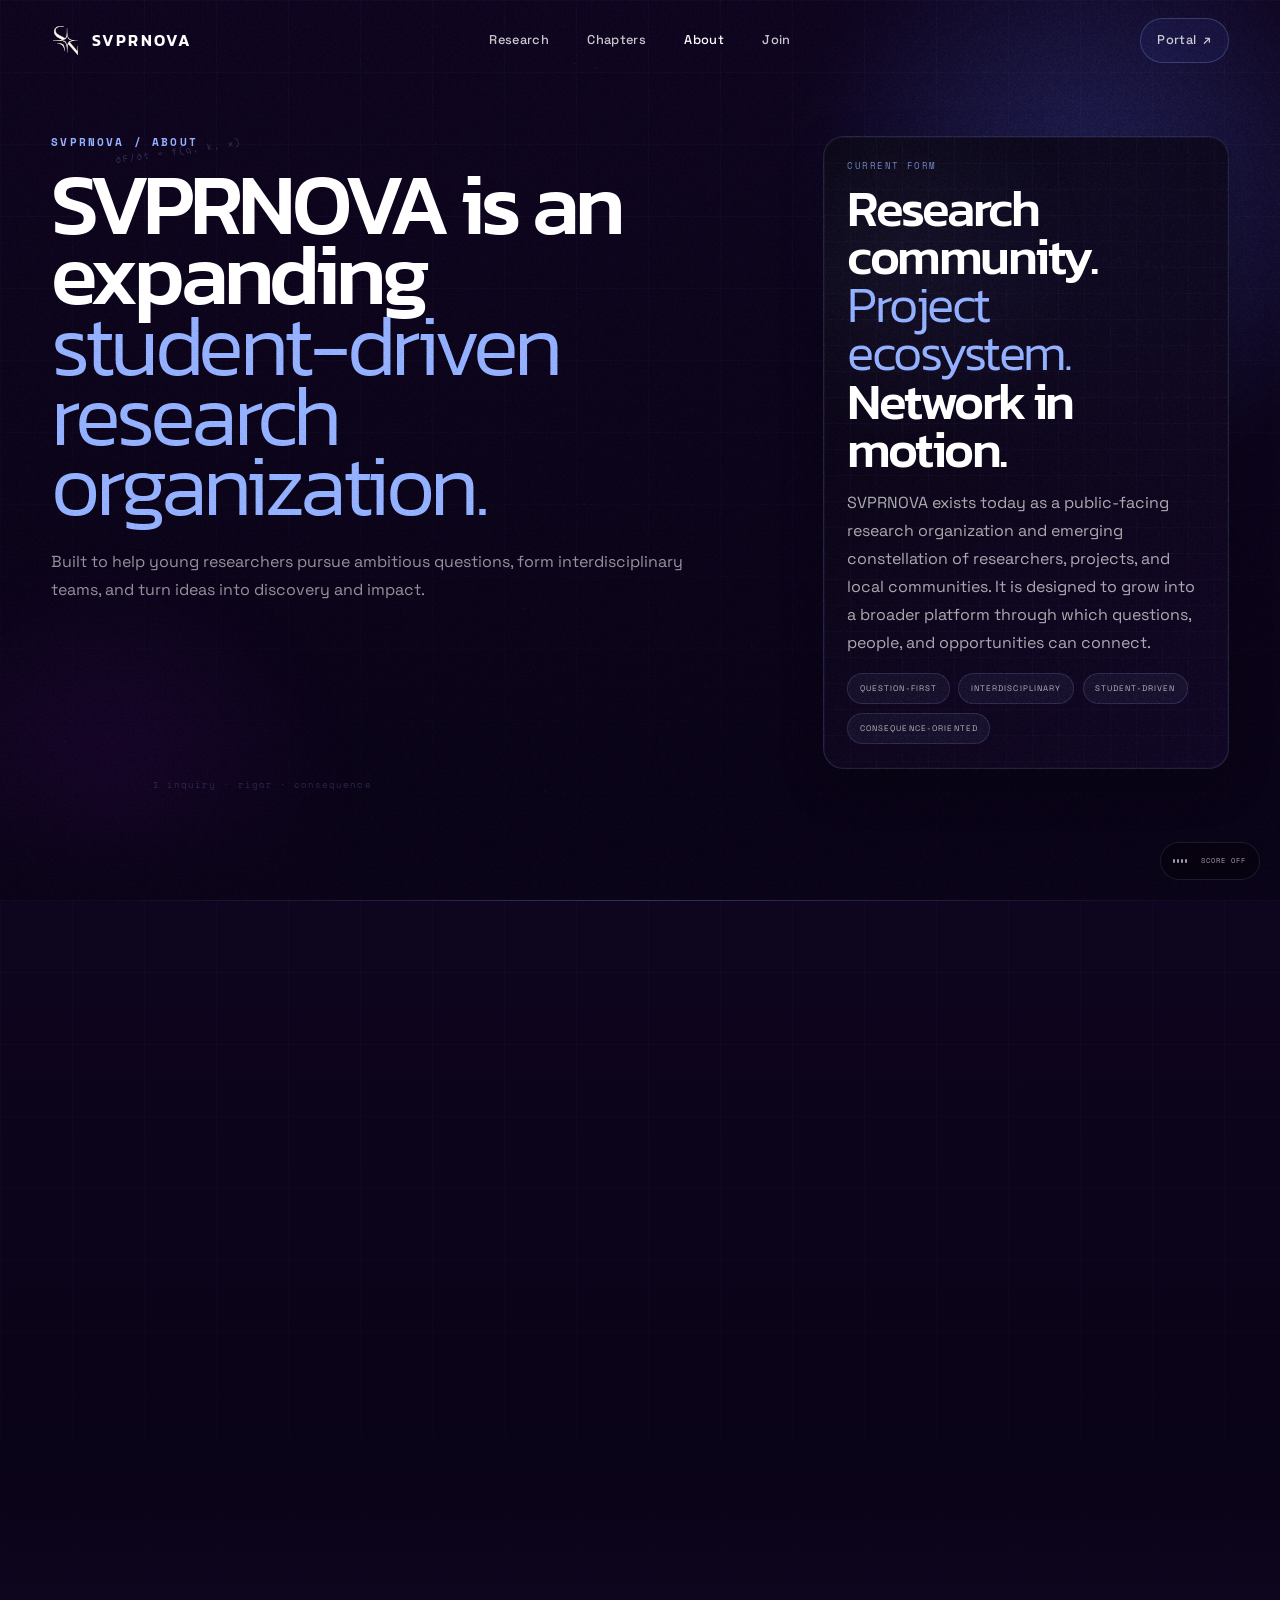
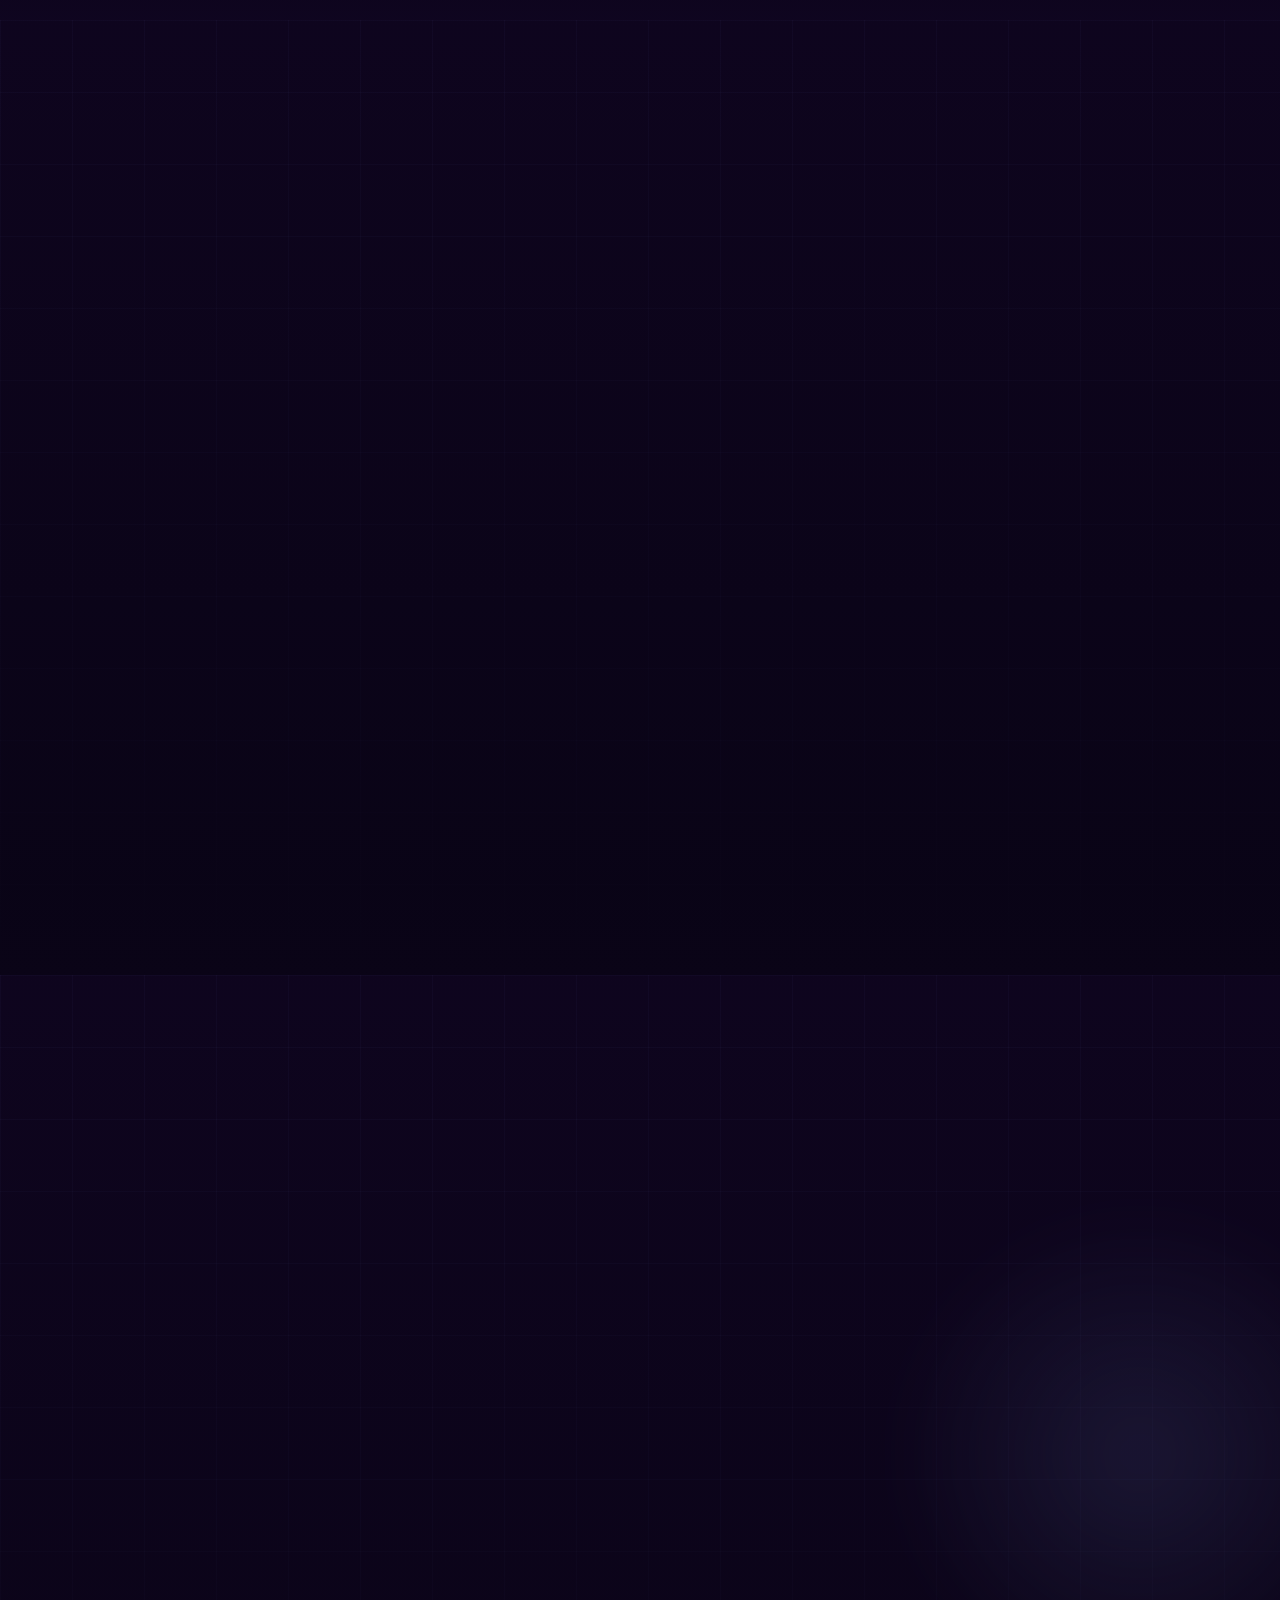
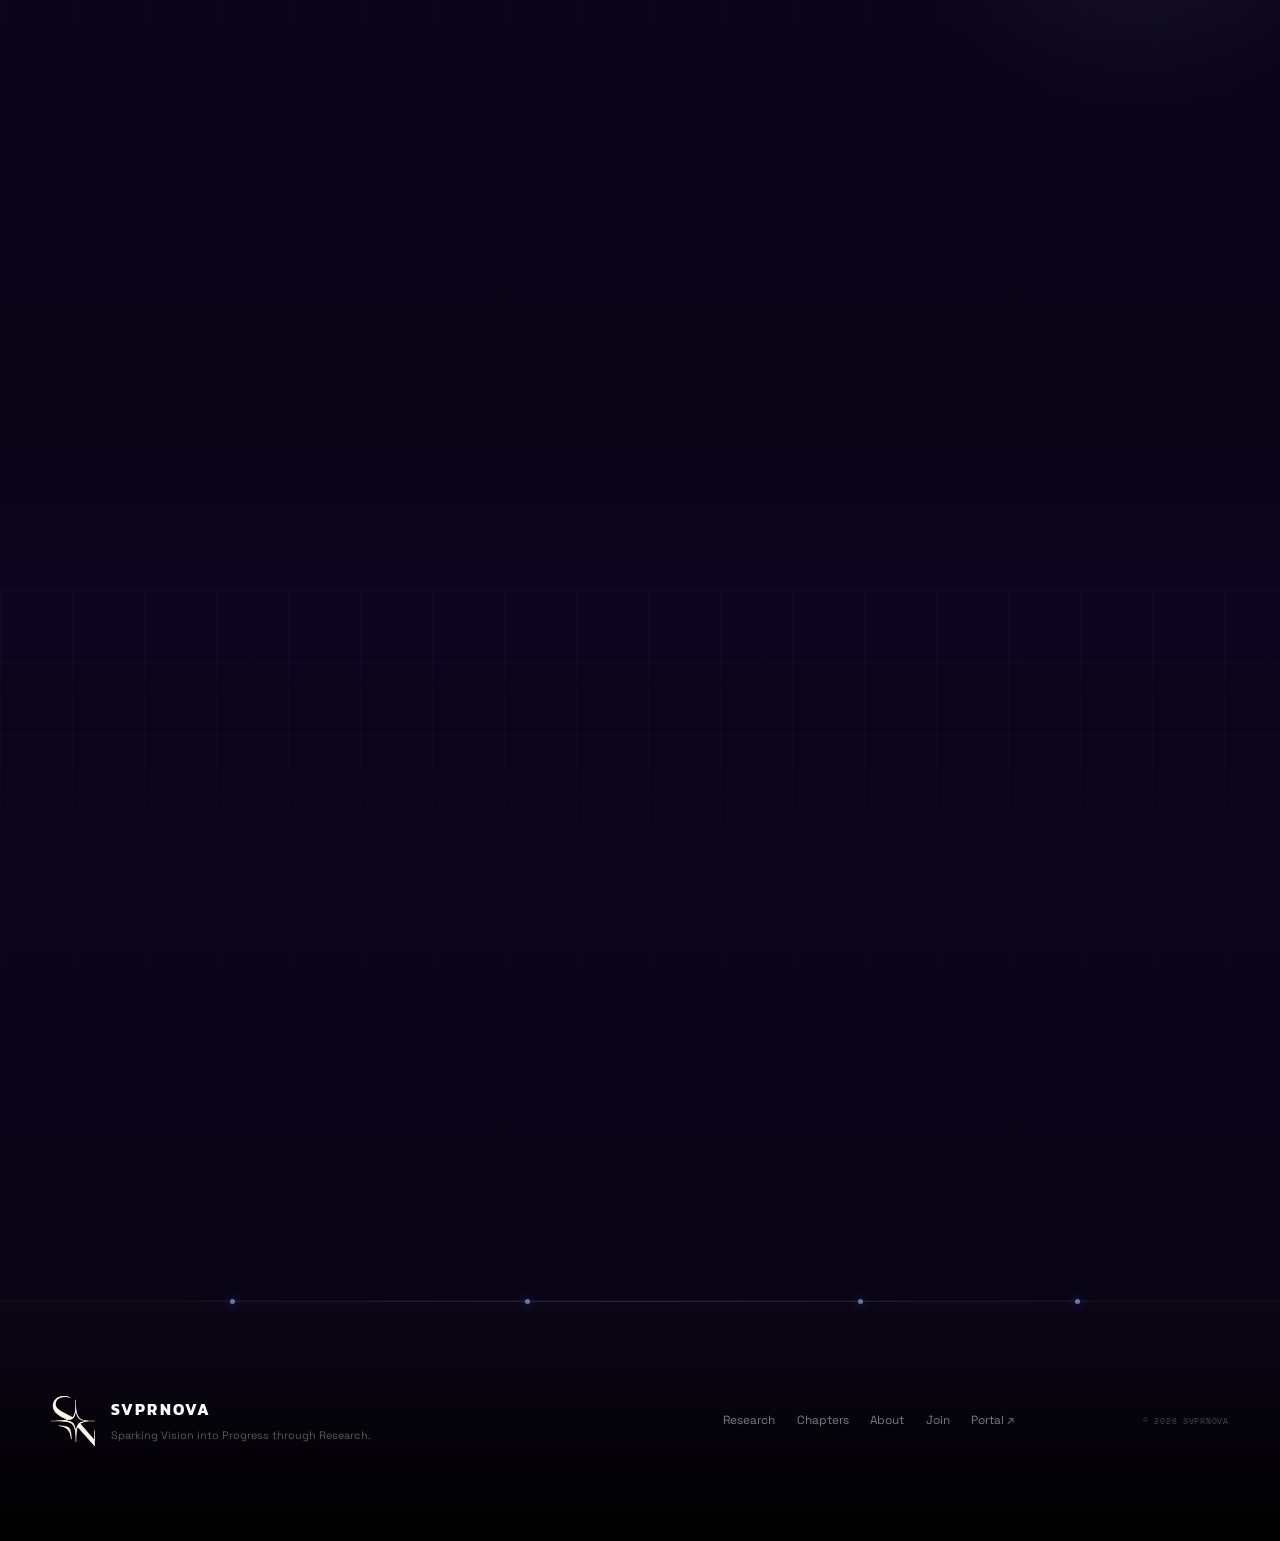
<file: about/index.html>
<!DOCTYPE html>
<html lang="en">
<head>
  <meta charset="UTF-8" />
  <meta name="viewport" content="width=device-width, initial-scale=1.0" />
  <meta name="theme-color" content="#000000" />
  <script>
    (() => {
      const ua = navigator.userAgent || '';
      const mobileWebKit = /iP(?:hone|ad|od)/.test(ua) || (navigator.platform === 'MacIntel' && navigator.maxTouchPoints > 1);
      window.SVPR_RUNTIME = Object.assign(window.SVPR_RUNTIME || {}, { mobileWebKit });
      if (mobileWebKit) document.documentElement.classList.add('svpr-mobile-webkit');
    })();
  </script>
  <meta name="description" content="Learn what SVPRNOVA is, why it exists, where it came from, and the principles guiding it." />
  <title>About — SVPRNOVA</title>
  <link rel="preconnect" href="https://fonts.googleapis.com" />
  <link rel="preconnect" href="https://fonts.gstatic.com" crossorigin />
  <link href="https://fonts.googleapis.com/css2?family=Kanit:wght@300;400;500;600;700&family=Space+Grotesk:wght@300;400;500;600;700&family=Space+Mono:wght@400;700&display=swap" rel="stylesheet" />
  <link rel="stylesheet" href="../style.css" />
</head>
<body class="site-launched route-about">
  <canvas id="space-canvas" aria-hidden="true"></canvas>
  <div class="page-noise" aria-hidden="true"></div>


  <header class="site-header" id="site-header">
    <a class="brand-lockup" href="/" data-route-link="home" aria-label="SVPRNOVA home">
      <img src="../assets/svprnova-mark-light.svg" alt="" />
      <span>SVPRNOVA</span>
    </a>

    <nav class="desktop-nav" aria-label="Primary navigation">
      <a href="/research">Research</a>
      <a href="/chapters">Chapters</a>
      <a href="/about">About</a>
      <a href="/join">Join</a>
    </nav>

    <div class="nav-actions">
      <a class="portal-link" href="https://svprnova.com/login">Portal <span aria-hidden="true">↗</span></a>
      <button class="menu-toggle" id="menu-toggle" type="button" aria-label="Open navigation" aria-expanded="false">
        <span></span><span></span>
      </button>
    </div>
  </header>

  <div class="mobile-menu" id="mobile-menu" aria-hidden="true">
    <a href="/research">Research</a>
    <a href="/chapters">Chapters</a>
    <a href="/about">About</a>
    <a href="/join">Join</a>
    <a href="https://svprnova.com/login">Portal ↗</a>
  </div>

  <main id="home-view" class="route-view" data-route="home">
    <section class="hero environment-cosmic" data-star-density="1">
      <div class="hero-nebula" aria-hidden="true"></div>
      <div class="hero-orbit hero-orbit-a" aria-hidden="true"></div>
      <div class="hero-orbit hero-orbit-b" aria-hidden="true"></div>

      <div class="hero-stage">
        <div class="hero-mark-wrap" id="hero-mark-wrap" data-parallax-depth="1.2" aria-hidden="true">
          <div class="hero-lens-flare">
            <span class="lens-beam lens-beam-x"></span>
            <span class="lens-beam lens-beam-y"></span>
            <span class="lens-orb lens-orb-1"></span>
            <span class="lens-orb lens-orb-2"></span>
            <span class="lens-orb lens-orb-3"></span>
          </div>
          <div class="stellar-flare flare-a"></div>
          <div class="stellar-flare flare-b"></div>
          <div class="stellar-flare flare-c"></div>
          <img class="hero-mark" src="../assets/svprnova-mark-light.svg" alt="" />
        </div>

        <div class="hero-title-lockup reveal-on-load" id="hero-title-lockup" data-parallax-depth=".82">
          <h1>SVPRNOVA</h1>
          <p class="hero-slogan">Sparking Vision into Progress through Research.</p>
        </div>

        <div class="hero-content reveal-on-load" id="hero-content" data-parallax-depth=".82">
          <p class="hero-description">A student-driven research organization built for ambitious questions, interdisciplinary discovery, and ideas that move beyond the classroom.</p>
          <div class="hero-actions">
            <a class="button button-primary" href="/research">Explore our research <span>→</span></a>
            <a class="button button-ghost" href="/join">Join the network <span>→</span></a>
          </div>
        </div>
      </div>

      <div class="scroll-cue" aria-hidden="true">
        <span class="mono">SCROLL TO DISCOVER</span>
        <i></i>
      </div>
      <div class="cosmos-to-structure" aria-hidden="true"></div>
    </section>

    <section class="mission tech-section" id="mission">
      <div class="tech-grid" aria-hidden="true"></div>
      <div class="technical-orbit technical-orbit-a" aria-hidden="true"></div>
      <div class="technical-orbit technical-orbit-b" aria-hidden="true"></div>
      <div class="comet comet-one" aria-hidden="true"></div>

      <div class="section-shell mission-grid">
        <div class="mission-copy reveal">
          <p class="eyebrow mono">OUR MISSION</p>
          <h2>Ambitious ideas<br /><em>shouldn't have to wait.</em></h2>
        </div>
        <div class="mission-detail reveal">
          <span class="coordinate mono">41.8781° N / 87.6298° W / ORIGIN: NORTHWESTERN</span>
          <p>Young people should not have to wait until graduate school, industry, or later stages of their careers to pursue meaningful discoveries.</p>
          <p>SVPRNOVA brings students across disciplines together to identify important questions, develop original research, build experimental systems, and turn promising ideas into real-world impact.</p>
          <a class="text-link" href="/about">Discover SVPRNOVA <span>→</span></a>
        </div>
      </div>

      <div class="formula-band" aria-hidden="true">
        <span class="mono">QUESTION</span><i></i><span class="mono">METHOD</span><i></i><span class="mono">DISCOVERY</span><i></i><span class="mono">IMPACT</span>
      </div>
    </section>

    <section class="pillars tech-section" id="about-preview">
      <div class="tech-grid tech-grid-soft" aria-hidden="true"></div>
      <div class="section-shell">
        <div class="section-intro reveal">
          <p class="eyebrow mono">HOW WE MOVE</p>
          <h2 class="question-consequence-heading"><span>From question</span><em>to consequence.</em></h2>
          <p>SVPRNOVA is designed as a research ecosystem: the work moves through a connected cycle of inquiry, construction, collaboration, and expansion.</p>
        </div>

        <div class="system-map reveal" id="system-map">
          <svg class="system-lines" viewBox="0 0 1000 620" preserveAspectRatio="none" aria-hidden="true">
            <path d="M500 310 L235 145" />
            <path d="M500 310 L765 145" />
            <path d="M500 310 L235 475" />
            <path d="M500 310 L765 475" />
            <circle cx="500" cy="310" r="58" />
          </svg>
          <div class="system-core">
            <img src="../assets/svprnova-mark-light.svg" alt="" />
            <span class="mono">SVPR</span>
          </div>
          <article class="system-node system-node-1">
            <span class="node-index mono">01</span><h3>Research</h3><p>Pursue questions worth answering.</p>
          </article>
          <article class="system-node system-node-2">
            <span class="node-index mono">02</span><h3>Build</h3><p>Turn theory into evidence.</p>
          </article>
          <article class="system-node system-node-3">
            <span class="node-index mono">03</span><h3>Collaborate</h3><p>Cross disciplines by design.</p>
          </article>
          <article class="system-node system-node-4">
            <span class="node-index mono">04</span><h3>Expand</h3><p>Grow a research ecosystem.</p>
          </article>
        </div>
      </div>
    </section>

    <section class="research tech-section" id="research">
      <div class="tech-grid tech-grid-fade" aria-hidden="true"></div>
      <div class="comet comet-two" aria-hidden="true"></div>
      <div class="section-shell">
        <header class="research-header reveal">
          <div>
            <p class="eyebrow mono">ACTIVE RESEARCH</p>
            <h2>Questions worth<br /><em>pursuing.</em></h2>
          </div>
          <p>Our research begins with student-originated questions and grows through interdisciplinary teams, mathematical frameworks, simulations, experiments, and analysis.</p>
        </header>

        <article class="research-exhibit reveal">
          <div class="research-visual" aria-hidden="true">
            <canvas id="spectrum-canvas"></canvas>
            <div class="spectrum-label mono">LIVE SYSTEM / SPECTRUM</div>
            <div class="spectrum-axis spectrum-axis-x"></div>
            <div class="spectrum-axis spectrum-axis-y"></div>
          </div>
          <div class="research-copy">
            <div class="research-number mono">001 / FLAGSHIP INITIATIVE</div>
            <h3>Spectrum</h3>
            <p class="research-lede">An interdisciplinary, campus-scale experiment combining game theory, network science, behavioral science, data analysis, simulation, and strategic decision-making.</p>
            <p>The project serves as an early proof of concept for SVPRNOVA's broader model of student-originated, collaborative research.</p>
            <div class="tag-row">
              <span>Game Theory</span><span>Network Science</span><span>Behavior</span><span>Simulation</span><span>Data</span>
            </div>
            <a class="text-link" href="/research#spectrum">Explore Spectrum <span>→</span></a>
          </div>
        </article>
      </div>
      <div class="structure-to-cosmos" aria-hidden="true">
        <span class="morph-node morph-node-a"></span><span class="morph-node morph-node-b"></span><span class="morph-node morph-node-c"></span>
      </div>
    </section>

    <section class="constellation environment-cosmic" id="constellation">
      <div class="constellation-vignette" aria-hidden="true"></div>
      <div class="section-shell constellation-shell">
        <header class="constellation-copy reveal">
          <p class="eyebrow mono">THE CONSTELLATION</p>
          <h2>Research grows<br />through <em>connection.</em></h2>
          <p>SVPRNOVA's vision extends beyond a single university: an interconnected network where chapters originate research locally and share knowledge, talent, infrastructure, and opportunity across institutions.</p>
          <a class="text-link light-link" href="/chapters">Explore chapters <span>→</span></a>
        </header>

        <div class="constellation-map reveal" id="constellation-map" aria-label="SVPRNOVA constellation network visualization">
          <svg class="constellation-lines" id="constellation-lines" viewBox="0 0 1000 680" preserveAspectRatio="none" aria-hidden="true"></svg>
          <div class="constellation-core" data-x="50" data-y="48" data-depth="0.24">
            <div class="core-glow"></div>
            <img src="../assets/svprnova-mark-light.svg" alt="SVPRNOVA" />
            <span class="mono">SVPRNOVA / CORE</span>
          </div>
          <button class="constellation-node chapter-node" style="--x:19;--y:31" data-x="19" data-y="31" data-depth="0.31" type="button">
            <i></i><span class="mono">FOUNDING CHAPTER</span><strong>Northwestern University</strong>
          </button>
          <button class="constellation-node concept-node" style="--x:79;--y:24" data-x="79" data-y="24" data-depth="0.18" type="button">
            <i></i><span class="mono">NETWORK</span><strong>Shared Knowledge</strong>
          </button>
          <button class="constellation-node concept-node" style="--x:83;--y:58" data-x="83" data-y="58" data-depth="0.27" type="button">
            <i></i><span class="mono">NETWORK</span><strong>Collaboration</strong>
          </button>
          <button class="constellation-node concept-node" style="--x:25;--y:72" data-x="25" data-y="72" data-depth="0.15" type="button">
            <i></i><span class="mono">NETWORK</span><strong>Talent</strong>
          </button>
          <button class="constellation-node concept-node" style="--x:61;--y:78" data-x="61" data-y="78" data-depth="0.22" type="button">
            <i></i><span class="mono">NETWORK</span><strong>Infrastructure</strong>
          </button>
          <button class="constellation-node concept-node" style="--x:47;--y:15" data-x="47" data-y="15" data-depth="0.12" type="button">
            <i></i><span class="mono">NETWORK</span><strong>Opportunities</strong>
          </button>
        </div>
      </div>
    </section>

    <section class="join-section tech-section" id="join">
      <div class="join-orbit join-orbit-a" aria-hidden="true"></div>
      <div class="join-orbit join-orbit-b" aria-hidden="true"></div>
      <div class="section-shell">
        <header class="join-header reveal">
          <p class="eyebrow mono">WHY SVPRNOVA</p>
          <h2>Go further<br /><em>together.</em></h2>
          <p>Join an environment designed around doing the work: asking the question, assembling the team, building the system, and pursuing what the answer can become.</p>
        </header>

        <div class="benefit-grid">
          <article class="benefit reveal">
            <span class="benefit-index mono">01 / ORIGINATE</span>
            <h3>Lead work that begins with your questions.</h3>
            <p>Move beyond consuming existing curriculum and help define the problems, methods, and systems your team pursues.</p>
          </article>
          <article class="benefit reveal">
            <span class="benefit-index mono">02 / COLLABORATE</span>
            <h3>Find people who sharpen the idea.</h3>
            <p>Work across technical backgrounds and, as the network expands, across universities and research communities.</p>
          </article>
          <article class="benefit reveal">
            <span class="benefit-index mono">03 / TRANSLATE</span>
            <h3>Push discovery toward impact.</h3>
            <p>Develop research into publications, technologies, ventures, prototypes, or other meaningful outcomes.</p>
          </article>
        </div>
      </div>
    </section>

    <section class="final-cta" aria-labelledby="cta-title">
      <div class="cta-glow" aria-hidden="true"></div>
      <div class="section-shell cta-inner reveal">
        <img src="../assets/svprnova-mark-light.svg" alt="" />
        <p class="eyebrow mono">THE NEXT QUESTION STARTS HERE</p>
        <h2 id="cta-title">Spark vision<br />into <em>progress.</em></h2>
        <p>Find your place in the constellation—or help build the next one.</p>
        <div class="cta-actions">
          <a class="button button-primary" href="/join">Join SVPRNOVA <span>→</span></a>
          <a class="button button-ghost" href="/chapters">Explore chapters <span>→</span></a>
        </div>
        <a class="portal-small mono" href="https://svprnova.com/login">ALREADY A MEMBER? ENTER PORTAL ↗</a>
      </div>
    </section>
  </main>


  <main id="research-view" class="route-view research-page" data-route="research" hidden>
    <section class="research-page-hero environment-cosmic" id="research-top">
      <div class="research-hero-nebula" aria-hidden="true"></div>
      <div class="knowledge-field" id="knowledge-field" aria-hidden="true">
        <div class="knowledge-question" data-depth="1.0">
          <span class="knowledge-question-glow"></span>
          <i></i>
          <span class="mono">QUESTION</span>
        </div>
        <div class="knowledge-star ks-math" data-depth=".34"><i></i><span class="mono">MATHEMATICS</span></div>
        <div class="knowledge-star ks-compute" data-depth=".27"><i></i><span class="mono">COMPUTATION</span></div>
        <div class="knowledge-star ks-behavior" data-depth=".19"><i></i><span class="mono">BEHAVIOR</span></div>
        <div class="knowledge-star ks-natural" data-depth=".23"><i></i><span class="mono">NATURAL SCIENCES</span></div>
        <div class="knowledge-star ks-data" data-depth=".31"><i></i><span class="mono">DATA</span></div>
        <div class="knowledge-star ks-engineering" data-depth=".16"><i></i><span class="mono">ENGINEERING</span></div>
        <svg class="knowledge-lines" viewBox="0 0 1000 620" preserveAspectRatio="none">
          <path d="M500 310 L178 160"/><path d="M500 310 L786 132"/><path d="M500 310 L851 385"/>
          <path d="M500 310 L650 520"/><path d="M500 310 L262 495"/><path d="M500 310 L119 342"/>
          <path class="secondary" d="M178 160 L786 132"/><path class="secondary" d="M119 342 L262 495"/>
        </svg>
      </div>
      <div class="section-shell research-hero-copy reveal">
        <p class="eyebrow mono">SVPRNOVA / RESEARCH</p>
        <h1 class="route-hero-title"><span>Research begins</span><span>with a question.</span><em>Not a discipline.</em></h1>
        <p>We begin with what we want to understand. The mathematics, computation, experiments, people, tools, and fields required to reach an answer emerge from the question itself.</p>
        <a class="research-scroll-link mono" href="#spectrum">SEE THE MODEL IN MOTION <span>↓</span></a>
      </div>
      <div class="cosmos-to-structure research-cosmos-seam" aria-hidden="true"></div>
    </section>

    <section class="research-feature tech-section" id="spectrum">
      <div class="tech-grid" aria-hidden="true"></div>
      <div class="section-shell">
        <header class="research-page-heading reveal">
          <div>
            <p class="eyebrow mono">FLAGSHIP RESEARCH / 001</p>
            <h2>Spectrum</h2>
          </div>
          <p>SVPRNOVA's first flagship initiative is an interdisciplinary campus-scale experiment developed at Northwestern University. It serves as an early proof of concept for the broader research model.</p>
        </header>

        <div class="spectrum-case-grid">
          <div class="spectrum-case-visual spectrum-case-live reveal" aria-label="Live Spectrum prism visualization">
            <canvas id="spectrum-canvas-research" class="spectrum-canvas-shared" aria-hidden="true"></canvas>
            <div class="spectrum-label mono">LIVE SYSTEM / SPECTRUM</div>
            <div class="spectrum-axis spectrum-axis-x"></div>
            <div class="spectrum-axis spectrum-axis-y"></div>
            <div class="case-visual-caption mono">QUESTION → INTERACTION → RESPONSE → EMERGENT BEHAVIOR</div>
          </div>

          <div class="spectrum-case-copy reveal">
            <p class="spectrum-case-kicker mono">A QUESTION THAT REFUSED ONE FIELD</p>
            <h3>Interdisciplinary<br />by necessity.</h3>
            <p>Spectrum did not begin with a desire to conduct “game theory research” or “behavioral science research.” It began with a strategic question whose pursuit naturally demanded ideas from several fields.</p>
            <div class="spectrum-discipline-list">
              <span>Game Theory</span><span>Network Science</span><span>Behavioral Science</span><span>Data Analysis</span><span>Simulation</span><span>Strategic Decision-Making</span>
            </div>
            <div class="case-note">
              <span class="mono">WHY IT MATTERS</span>
              <p>The team developed the research questions, mathematical frameworks, simulations, experimental structure, and methods of analysis—an early example of SVPRNOVA's student-originated research ecosystem.</p>
            </div>
          </div>
        </div>
      </div>
    </section>

    <section class="research-areas tech-section" id="research-areas">
      <div class="tech-grid tech-grid-soft" aria-hidden="true"></div>
      <div class="section-shell">
        <div class="discipline-orbit reveal" id="discipline-orbit">
          <header class="areas-heading discipline-center-copy">
            <p class="eyebrow mono">DISCIPLINES ARE TOOLS</p>
            <h2>The question<br /><em>determines the field.</em></h2>
            <p>SVPRNOVA does not require a research question to stay inside one academic boundary. Researchers move through whatever bodies of knowledge the problem demands.</p>
          </header>
          <article class="discipline-node dn-math" tabindex="0"><div class="discipline-icons" aria-hidden="true"><span class="discipline-icon di-1"><svg viewBox="0 0 24 24"><path d="M5 5h14M5 19h14M8 5l8 7-8 7"/></svg></span><span class="discipline-icon di-2"><svg viewBox="0 0 24 24"><circle cx="7" cy="16" r="2"/><circle cx="12" cy="7" r="2"/><circle cx="18" cy="15" r="2"/><path d="M8.5 14.5l2.3-5.5M13.7 8.3l3 5.2M9 16h7"/></svg></span><span class="discipline-icon di-3"><svg viewBox="0 0 24 24"><path d="M5 17c3-9 5-9 7 0s4 9 7 0"/><path d="M4 12h16"/></svg></span></div><h3>Mathematics</h3><div class="discipline-topics" aria-hidden="true"><span class="discipline-topic dt-1">Game theory</span><span class="discipline-topic dt-2">Probability</span><span class="discipline-topic dt-3">Graph theory</span><span class="discipline-topic dt-4">Optimization</span><span class="discipline-topic dt-5">Modeling</span></div></article>
          <article class="discipline-node dn-cs" tabindex="0"><div class="discipline-icons" aria-hidden="true"><span class="discipline-icon di-1"><svg viewBox="0 0 24 24"><rect x="6" y="6" width="12" height="12" rx="2"/><path d="M9 2v4M15 2v4M9 18v4M15 18v4M2 9h4M2 15h4M18 9h4M18 15h4"/></svg></span><span class="discipline-icon di-2"><svg viewBox="0 0 24 24"><path d="M9 7l-5 5 5 5M15 7l5 5-5 5M13 4l-2 16"/></svg></span><span class="discipline-icon di-3"><svg viewBox="0 0 24 24"><circle cx="5" cy="12" r="2"/><circle cx="12" cy="6" r="2"/><circle cx="19" cy="12" r="2"/><circle cx="12" cy="18" r="2"/><path d="M7 11l3.4-3.5M13.6 7.5L17 11M17 13l-3.4 3.5M10.4 16.5L7 13"/></svg></span></div><h3>Computer Science</h3><div class="discipline-topics" aria-hidden="true"><span class="discipline-topic dt-1">Machine learning</span><span class="discipline-topic dt-2">Algorithms</span><span class="discipline-topic dt-3">Simulation</span><span class="discipline-topic dt-4">Software systems</span></div></article>
          <article class="discipline-node dn-behavior" tabindex="0"><div class="discipline-icons" aria-hidden="true"><span class="discipline-icon di-1"><svg viewBox="0 0 24 24"><path d="M9 19c-3-1-5-4-5-8a8 8 0 0116 0c0 4-2 7-5 8"/><path d="M9 19v-4a3 3 0 016 0v4M8 10h.01M16 10h.01"/></svg></span><span class="discipline-icon di-2"><svg viewBox="0 0 24 24"><circle cx="8" cy="9" r="3"/><circle cx="17" cy="8" r="2.5"/><path d="M3 20c.7-4 2.5-6 5-6s4.3 2 5 6M14 20c.5-3 1.6-4.5 3.5-4.5S20.5 17 21 20"/></svg></span><span class="discipline-icon di-3"><svg viewBox="0 0 24 24"><path d="M2 12s4-6 10-6 10 6 10 6-4 6-10 6S2 12 2 12z"/><circle cx="12" cy="12" r="2.5"/></svg></span></div><h3>Behavioral Sciences</h3><div class="discipline-topics" aria-hidden="true"><span class="discipline-topic dt-1">Decision-making</span><span class="discipline-topic dt-2">Incentives</span><span class="discipline-topic dt-3">Cognition</span><span class="discipline-topic dt-4">Social dynamics</span></div></article>
          <article class="discipline-node dn-engineering" tabindex="0"><div class="discipline-icons" aria-hidden="true"><span class="discipline-icon di-1"><svg viewBox="0 0 24 24"><circle cx="12" cy="12" r="3"/><path d="M12 2v3M12 19v3M2 12h3M19 12h3M4.9 4.9L7 7M17 17l2.1 2.1M19.1 4.9L17 7M7 17l-2.1 2.1"/></svg></span><span class="discipline-icon di-2"><svg viewBox="0 0 24 24"><path d="M14 5a5 5 0 00-6.8 6.8L3 16l5 5 4.2-4.2A5 5 0 0019 10l-3 3-3-3 3-3z"/></svg></span><span class="discipline-icon di-3"><svg viewBox="0 0 24 24"><path d="M4 18h16M6 18V9l6-5 6 5v9M9 18v-5h6v5"/></svg></span></div><h3>Engineering</h3><div class="discipline-topics" aria-hidden="true"><span class="discipline-topic dt-1">Experimental systems</span><span class="discipline-topic dt-2">Hardware</span><span class="discipline-topic dt-3">Prototypes</span><span class="discipline-topic dt-4">Applied design</span></div></article>
          <article class="discipline-node dn-data" tabindex="0"><div class="discipline-icons" aria-hidden="true"><span class="discipline-icon di-1"><svg viewBox="0 0 24 24"><ellipse cx="12" cy="5" rx="7" ry="3"/><path d="M5 5v6c0 1.7 3.1 3 7 3s7-1.3 7-3V5M5 11v6c0 1.7 3.1 3 7 3s7-1.3 7-3v-6"/></svg></span><span class="discipline-icon di-2"><svg viewBox="0 0 24 24"><path d="M4 19V9M10 19V5M16 19v-7M22 19V3"/></svg></span><span class="discipline-icon di-3"><svg viewBox="0 0 24 24"><path d="M3 17l5-5 4 3 8-9"/><path d="M16 6h4v4"/></svg></span></div><h3>Data Science</h3><div class="discipline-topics" aria-hidden="true"><span class="discipline-topic dt-1">Inference</span><span class="discipline-topic dt-2">Visualization</span><span class="discipline-topic dt-3">Modeling</span><span class="discipline-topic dt-4">Experimentation</span></div></article>
          <article class="discipline-node dn-natural" tabindex="0"><div class="discipline-icons" aria-hidden="true"><span class="discipline-icon di-1"><svg viewBox="0 0 24 24"><circle cx="12" cy="12" r="2"/><ellipse cx="12" cy="12" rx="9" ry="3.5"/><ellipse cx="12" cy="12" rx="9" ry="3.5" transform="rotate(60 12 12)"/><ellipse cx="12" cy="12" rx="9" ry="3.5" transform="rotate(120 12 12)"/></svg></span><span class="discipline-icon di-2"><svg viewBox="0 0 24 24"><path d="M12 21c5-4 7-9 6-17-8 1-13 5-14 11 3 2 5 3 8 1"/><path d="M7 17c3-3 6-5 10-7"/></svg></span><span class="discipline-icon di-3"><svg viewBox="0 0 24 24"><path d="M9 3h6M10 3v6l-5 9a2 2 0 002 3h10a2 2 0 002-3l-5-9V3"/><path d="M8 15h8"/></svg></span></div><h3>Natural Sciences</h3><div class="discipline-topics" aria-hidden="true"><span class="discipline-topic dt-1">Physics</span><span class="discipline-topic dt-2">Biology</span><span class="discipline-topic dt-3">Chemistry</span><span class="discipline-topic dt-4">Environmental science</span><span class="discipline-topic dt-5">Beyond</span></div></article>
          <svg class="discipline-lines" viewBox="0 0 1200 680" preserveAspectRatio="none" aria-hidden="true">
            <line x1="600" y1="340" x2="360" y2="205"/><line x1="600" y1="340" x2="600" y2="122"/><line x1="600" y1="340" x2="840" y2="205"/>
            <line x1="600" y1="340" x2="840" y2="475"/><line x1="600" y1="340" x2="600" y2="558"/><line x1="600" y1="340" x2="360" y2="475"/>
          </svg>
        </div>
      </div>
    </section>

    <section class="research-model" id="research-model">
      <div class="model-starfield" aria-hidden="true"></div>
      <div class="section-shell">
        <header class="model-heading reveal" data-model-depth=".16">
          <p class="eyebrow mono">THE SVPR RESEARCH MODEL</p>
          <h2 class="question-consequence-heading"><span>From question</span><em>to consequence.</em></h2>
          <p>Research is not a straight line. We begin with a question, trace the stars of existing human knowledge, connect what the problem requires, and follow the consequences of what we find.</p>
        </header>

        <div class="model-journey" id="model-journey">
          <svg class="model-path" viewBox="0 0 1200 1420" preserveAspectRatio="none" aria-hidden="true">
            <path d="M205 165 C455 205 855 290 950 405 C1035 515 300 640 270 805 C245 945 845 1000 965 1195"/>
            <path class="branch" d="M950 405 C860 330 745 250 650 220"/><path class="branch" d="M270 805 C440 900 520 958 620 1040"/>
            <path class="branch" d="M270 805 C182 930 150 1010 112 1100"/>
          </svg>

          <article class="model-step ms-question reveal" data-model-depth=".36">
            <span class="model-index mono">01 / QUESTION</span><i class="model-star"></i>
            <h3>What do we want to understand?</h3>
            <p>Students identify questions worth pursuing—not because they were assigned, but because the answer may reveal something meaningful.</p>
          </article>

          <article class="model-step ms-trace reveal" data-model-depth=".24">
            <span class="model-index mono">02 / TRACE</span><i class="model-star"></i>
            <h3>Navigate what humanity already knows.</h3>
            <p>Trace through literature, mathematical frameworks, datasets, known technologies, experiments, software, accessible resources, and people across the research network.</p>
            <div class="trace-stars mono"><span>PAPERS</span><span>THEORY</span><span>DATA</span><span>TOOLS</span><span>PEOPLE</span></div>
          </article>

          <article class="model-step ms-connect reveal" data-model-depth=".31">
            <span class="model-index mono">03 / CONNECT</span><i class="model-star"></i>
            <h3>Follow the question across disciplines.</h3>
            <p>A mathematical idea may require simulation. Simulation may reveal behavior. Behavior generates data. Data may suggest a system to build. The work becomes interdisciplinary because reality is interdisciplinary.</p>
          </article>

          <article class="model-step ms-consequence reveal" data-model-depth=".20">
            <span class="model-index mono">04 / CONSEQUENCE</span><i class="model-star"></i>
            <h3>An answer is not the only thing we find.</h3>
            <p>In reaching an answer to the original question, researchers may uncover methods, insights, applications, and entirely new questions along the way.</p>
            <div class="consequence-cluster">
              <span>ANSWER</span><span>INSIGHT</span><span>METHOD</span><span>APPLICATION</span><span>NEW QUESTION</span>
            </div>
          </article>

          <aside class="model-branch branch-insight mono" data-model-depth=".13">UNEXPECTED INSIGHT</aside>
          <aside class="model-branch branch-question mono" data-model-depth=".10">NEW QUESTION</aside>
          <aside class="model-branch branch-method mono" data-model-depth=".15">NEW METHOD</aside>
        </div>
      </div>
    </section>

    <section class="research-consequences tech-section" id="consequences">
      <div class="tech-grid tech-grid-fade" aria-hidden="true"></div>
      <div class="section-shell consequence-layout">
        <div class="consequence-copy reveal">
          <p class="eyebrow mono">WHERE RESEARCH CAN LEAD</p>
          <h2>An answer is<br />rarely the <em>end.</em></h2>
          <p>Depending on the question, future SVPRNOVA work may lead to mathematical results, publications, datasets, software, experimental systems, prototypes, technologies, ventures—or simply a better question than the one we began with.</p>
          <p class="prospective-note mono">POSSIBILITIES, NOT CLAIMED OUTPUTS</p>
        </div>
        <div class="outcome-field reveal" id="outcome-field" aria-label="Potential research outcomes">
          <span data-orbit-radius=".94" data-orbit-y=".46" data-orbit-speed=".000032" data-orbit-angle="0.18" data-orbit-tilt="-.18">DISCOVERIES</span>
          <span data-orbit-radius=".76" data-orbit-y=".82" data-orbit-speed="-.000047" data-orbit-angle="1.12" data-orbit-tilt=".42">PUBLICATIONS</span>
          <span data-orbit-radius=".34" data-orbit-y=".24" data-orbit-speed=".000094" data-orbit-angle="2.36" data-orbit-tilt=".72">METHODS</span>
          <span data-orbit-radius=".58" data-orbit-y=".54" data-orbit-speed="-.000061" data-orbit-angle="3.24" data-orbit-tilt="-.58">SOFTWARE</span>
          <span data-orbit-radius=".88" data-orbit-y=".69" data-orbit-speed=".000039" data-orbit-angle="4.12" data-orbit-tilt=".24">EXPERIMENTS</span>
          <span data-orbit-radius=".26" data-orbit-y=".58" data-orbit-speed="-.000106" data-orbit-angle="4.96" data-orbit-tilt="-.34">PROTOTYPES</span>
          <span data-orbit-radius=".68" data-orbit-y=".31" data-orbit-speed=".000056" data-orbit-angle="5.68" data-orbit-tilt=".88">TECHNOLOGIES</span>
          <span data-orbit-radius=".47" data-orbit-y=".88" data-orbit-speed="-.000043" data-orbit-angle="6.30" data-orbit-tilt="-.72">NEW QUESTIONS</span>
        </div>
      </div>
    </section>

    <section class="research-cta environment-cosmic" id="research-cta">
      <div class="research-cta-star" aria-hidden="true"><i></i></div>
      <div class="section-shell research-cta-inner reveal">
        <img class="research-cta-logo" src="../assets/svprnova-mark-light.svg" alt="" />
        <p class="eyebrow mono">BEGIN WITH CURIOSITY</p>
        <h2>The next project starts<br />with a <em>question.</em></h2>
        <p>What would you pursue if you did not have to wait to begin?</p>
        <div class="cta-actions">
          <a class="button button-primary" href="/join">Bring a question <span>→</span></a>
          <a class="button button-ghost" href="#spectrum">Revisit Spectrum <span>↑</span></a>
        </div>
      </div>
    </section>
  </main>

  <main id="chapters-view" class="route-view chapters-page chapters-v32" data-route="chapters" hidden>
    <section class="chapters-v32-scene environment-cosmic" id="chapters-top" aria-labelledby="chapters-v32-title">
      <div class="chapters-v32-nebula chapters-v32-nebula-a" aria-hidden="true"></div>
      <div class="chapters-v32-nebula chapters-v32-nebula-b" aria-hidden="true"></div>
      <svg class="chapters-v32-lines" id="chapters-v32-lines" viewBox="0 0 1000 3400" preserveAspectRatio="none" aria-hidden="true"></svg>

      <header class="chapters-v32-intro chapter-v32-reveal" data-chapter-depth=".08">
        <p class="eyebrow mono">SVPRNOVA / CHAPTERS</p>
        <h1 id="chapters-v32-title"><span>Innumerable stars.</span><em>One Constellation.</em></h1>
        <p>A local SVPRNOVA community gives researchers a place to belong, organize, and build together. The wider network of SVPRNOVA Constellation gives their questions somewhere far larger to go. Every local community connects into the same larger constellation of people, projects, questions, and knowledge.</p>
      </header>

      <!-- Network / platform cluster -->
      <div class="chapter-v32-node chapter-v32-core" id="ch-c0" style="--x:62;--y:15" data-node-id="C0" data-chapter-depth=".28">
        <span class="chapter-v32-aura"></span><i class="chapter-v32-dot"></i>
        <strong>SVPRNOVA Constellation</strong><span class="mono">THE NETWORK</span>
      </div>
      <div class="chapter-v32-node chapter-v32-platform" id="ch-c1" style="--x:71;--y:20" data-node-id="C1" data-chapter-depth=".34">
        <span class="chapter-v32-aura"></span><i class="chapter-v32-dot"></i>
        <strong>SVPRNOVA.com</strong><span class="mono">NETWORK PLATFORM</span>
      </div>
      <div class="chapter-v32-node" style="--x:48;--y:8" data-node-id="C2" data-chapter-depth=".15"><i class="chapter-v32-dot"></i><strong>Researchers</strong></div>
      <div class="chapter-v32-node" style="--x:64;--y:6" data-node-id="C3" data-chapter-depth=".12"><i class="chapter-v32-dot"></i><strong>Questions</strong></div>
      <div class="chapter-v32-node chapter-v32-node-medium" style="--x:81;--y:11" data-node-id="C4" data-chapter-depth=".21"><i class="chapter-v32-dot"></i><strong>Projects</strong></div>
      <div class="chapter-v32-node" style="--x:41;--y:16" data-node-id="C5" data-chapter-depth=".10"><i class="chapter-v32-dot"></i><strong>Knowledge</strong></div>
      <div class="chapter-v32-node" style="--x:86;--y:21" data-node-id="C6" data-chapter-depth=".18"><i class="chapter-v32-dot"></i><strong>Community</strong></div>
      <div class="chapter-v32-node" style="--x:74;--y:26" data-node-id="C7" data-chapter-depth=".13"><i class="chapter-v32-dot"></i><strong>Events</strong></div>
      <div class="chapter-v32-node" style="--x:54;--y:26" data-node-id="C8" data-chapter-depth=".16"><i class="chapter-v32-dot"></i><strong>Competitions</strong></div>
      <div class="chapter-v32-node" style="--x:34;--y:23" data-node-id="C9" data-chapter-depth=".11"><i class="chapter-v32-dot"></i><strong>Experience</strong></div>
      <div class="chapter-v32-node chapter-v32-node-faint" style="--x:92;--y:15" data-node-id="C10" data-chapter-depth=".08"><i class="chapter-v32-dot"></i><strong>Opportunities</strong></div>

      <div class="chapters-v32-whisper chapter-v32-reveal mono" style="--x:17;--y:28" data-chapter-depth=".05">LOCAL COMMUNITY ≠ LOCAL LIMIT</div>

      <!-- University chapter editorial copy -->
      <article class="chapters-v32-copy chapters-v32-university-copy chapter-v32-reveal" data-chapter-depth=".045">
        <p class="eyebrow mono">UNIVERSITY CHAPTERS</p>
        <h2>The collegiate backbone<br />of the <em>network.</em></h2>
        <p>University Chapters are SVPRNOVA's formally organized collegiate communities: student-led groups that can originate research locally while participating in a wider inter-university research ecosystem.</p>
      </article>

      <!-- University cluster -->
      <div class="chapter-v32-node chapter-v32-cluster-core" style="--x:31;--y:40" data-node-id="U0" data-chapter-depth=".25"><span class="chapter-v32-aura"></span><i class="chapter-v32-dot"></i><strong>University Chapters</strong><span class="mono">COLLEGIATE NETWORK</span></div>
      <div class="chapter-v32-node chapter-v32-northwestern" style="--x:20;--y:47" data-node-id="U1" data-chapter-depth=".31"><span class="chapter-v32-aura"></span><i class="chapter-v32-dot"></i><strong>Northwestern University</strong><span class="mono">001 / FOUNDING + FLAGSHIP</span></div>
      <div class="chapter-v32-node chapter-v32-future" style="--x:42;--y:48" data-node-id="U2" data-chapter-depth=".10"><i class="chapter-v32-dot"></i><strong>Future Chapter</strong></div>
      <div class="chapter-v32-node chapter-v32-future" style="--x:48;--y:40" data-node-id="U3" data-chapter-depth=".12"><i class="chapter-v32-dot"></i><strong>Future Chapter</strong></div>
      <div class="chapter-v32-node chapter-v32-future" style="--x:35;--y:54" data-node-id="U4" data-chapter-depth=".09"><i class="chapter-v32-dot"></i><strong>Future Chapter</strong></div>
      <div class="chapter-v32-node" style="--x:13;--y:36" data-node-id="U5" data-chapter-depth=".16"><i class="chapter-v32-dot"></i><strong>Professors</strong></div>
      <div class="chapter-v32-node" style="--x:22;--y:32" data-node-id="U6" data-chapter-depth=".13"><i class="chapter-v32-dot"></i><strong>Students</strong></div>
      <div class="chapter-v32-node" style="--x:37;--y:33" data-node-id="U7" data-chapter-depth=".11"><i class="chapter-v32-dot"></i><strong>Formal Study</strong></div>
      <div class="chapter-v32-node chapter-v32-node-medium" style="--x:52;--y:36" data-node-id="U8" data-chapter-depth=".19"><i class="chapter-v32-dot"></i><strong>Research Launchpad</strong></div>
      <div class="chapter-v32-node" style="--x:56;--y:46" data-node-id="U9" data-chapter-depth=".12"><i class="chapter-v32-dot"></i><strong>Campus Community</strong></div>
      <div class="chapter-v32-node chapter-v32-node-faint" style="--x:13;--y:56" data-node-id="U10" data-chapter-depth=".08"><i class="chapter-v32-dot"></i><strong>Laboratories</strong></div>
      <div class="chapter-v32-node" style="--x:28;--y:59" data-node-id="U11" data-chapter-depth=".14"><i class="chapter-v32-dot"></i><strong>Interdisciplinary Teams</strong></div>
      <div class="chapter-v32-node chapter-v32-node-medium" style="--x:49;--y:57" data-node-id="U12" data-chapter-depth=".18"><i class="chapter-v32-dot"></i><strong>Inter-University Collaboration</strong></div>

      <aside class="chapter-v32-annotation chapter-v32-annotation-a chapter-v32-reveal" data-chapter-depth=".04"><span class="mono">01 / ORIGINATE LOCALLY</span><p>Build student-led research initiatives around questions emerging from the campus community.</p></aside>
      <aside class="chapter-v32-annotation chapter-v32-annotation-b chapter-v32-reveal" data-chapter-depth=".05"><span class="mono">02 / COLLABORATE OUTWARD</span><p>Connect researchers and projects across universities as the chapter network grows.</p></aside>
      <aside class="chapter-v32-annotation chapter-v32-annotation-c chapter-v32-reveal" data-chapter-depth=".035"><span class="mono">03 / REPRESENT THE NETWORK</span><p>University Chapters form the collegiate structure for future inter-university initiatives, leadership, and conventions.</p></aside>

      <!-- Research Hub editorial copy -->
      <article class="chapters-v32-copy chapters-v32-hub-copy chapter-v32-reveal" data-chapter-depth=".045">
        <p class="eyebrow mono">RESEARCH HUBS</p>
        <h2>Research opportunity<br />should not depend on<br /><em>where you study.</em></h2>
        <p>Research Hubs extend SVPRNOVA beyond universities. They provide a local identity for researchers organized through schools, districts, libraries, community STEM organizations, youth groups, and other communities while keeping them connected to the wider SVPRNOVA network.</p>
        <p>The local home can change, while access to collaborators, projects, knowledge, and research opportunity remains network-wide.</p>
      </article>

      <!-- Research Hub cluster -->
      <div class="chapter-v32-node chapter-v32-cluster-core chapter-v32-hub-core" style="--x:68;--y:72" data-node-id="H0" data-chapter-depth=".24"><span class="chapter-v32-aura"></span><i class="chapter-v32-dot"></i><strong>Research Hubs</strong><span class="mono">COMMUNITY NETWORK</span></div>
      <div class="chapter-v32-node" style="--x:82;--y:67" data-node-id="H1" data-chapter-depth=".12"><i class="chapter-v32-dot"></i><strong>Schools</strong></div>
      <div class="chapter-v32-node chapter-v32-node-medium" style="--x:90;--y:73" data-node-id="H2" data-chapter-depth=".16"><i class="chapter-v32-dot"></i><strong>School Districts</strong></div>
      <div class="chapter-v32-node" style="--x:80;--y:81" data-node-id="H3" data-chapter-depth=".10"><i class="chapter-v32-dot"></i><strong>Libraries</strong></div>
      <div class="chapter-v32-node chapter-v32-node-medium" style="--x:61;--y:84" data-node-id="H4" data-chapter-depth=".18"><i class="chapter-v32-dot"></i><strong>STEM Organizations</strong></div>
      <div class="chapter-v32-node" style="--x:49;--y:77" data-node-id="H5" data-chapter-depth=".14"><i class="chapter-v32-dot"></i><strong>Youth Groups</strong></div>
      <div class="chapter-v32-node chapter-v32-node-medium" style="--x:51;--y:68" data-node-id="H6" data-chapter-depth=".15"><i class="chapter-v32-dot"></i><strong>Local Communities</strong></div>
      <div class="chapter-v32-node" style="--x:72;--y:88" data-node-id="H7" data-chapter-depth=".11"><i class="chapter-v32-dot"></i><strong>Educators</strong></div>
      <div class="chapter-v32-node" style="--x:92;--y:86" data-node-id="H8" data-chapter-depth=".13"><i class="chapter-v32-dot"></i><strong>Community Researchers</strong></div>

      <div class="chapters-v32-endfade" aria-hidden="true"></div>
    </section>

    <section class="chapters-cta chapters-v32-cta environment-cosmic" id="chapters-cta">
      <div class="chapters-v32-cta-seam" aria-hidden="true"></div>
      <div class="chapters-cta-constellation" aria-hidden="true"><i></i><i></i><i></i><i></i><i></i></div>
      <div class="section-shell chapters-cta-inner chapter-v32-reveal">
        <img src="../assets/svprnova-mark-light.svg" alt="" />
        <p class="eyebrow mono">BUILD WHERE YOU ARE</p>
        <h2>Start <span>locally.</span><br />Connect <em>beyond it.</em></h2>
        <p>Bring SVPRNOVA into your university or community—and connect the researchers around you to something larger.</p>
        <div class="cta-actions">
          <a class="button button-primary" href="/join">Build with SVPRNOVA <span>→</span></a>
          <a class="button button-ghost" href="https://svprnova.com/login">Enter Portal <span>↗</span></a>
        </div>
      </div>
    </section>
  </main>



  <main id="about-view" class="route-view about-page" data-route="about" hidden>
      <section class="about-hero tech-section" id="about-hero">
        <div class="about-gradient-halo about-gradient-halo-a" aria-hidden="true"></div>
        <div class="about-gradient-halo about-gradient-halo-b" aria-hidden="true"></div>
        <div class="about-technical-traces" aria-hidden="true">
          <span class="mono">∂F/∂t = f(q, k, x)</span>
          <span class="mono">Q → K → A → D</span>
          <span class="mono">Σ inquiry · rigor · consequence</span>
        </div>
        <div class="section-shell about-hero-grid">
          <div class="about-hero-copy reveal">
            <p class="eyebrow mono">SVPRNOVA / ABOUT</p>
            <h1 class="route-hero-title"><span>SVPRNOVA is an expanding</span><em>student-driven research organization.</em></h1>
            <p class="about-lead">Built to help young researchers pursue ambitious questions, form interdisciplinary teams, and turn ideas into discovery and impact.</p>
          </div>
          <aside class="about-hero-panel reveal">
            <div class="about-panel-grid" aria-hidden="true"></div>
            <span class="mono about-panel-kicker">CURRENT FORM</span>
            <h2>Research community.<br /><em>Project ecosystem.</em><br />Network in motion.</h2>
            <p>SVPRNOVA exists today as a public-facing research organization and emerging constellation of researchers, projects, and local communities. It is designed to grow into a broader platform through which questions, people, and opportunities can connect.</p>
            <ul class="about-bullets mono">
              <li>QUESTION-FIRST</li>
              <li>INTERDISCIPLINARY</li>
              <li>STUDENT-DRIVEN</li>
              <li>CONSEQUENCE-ORIENTED</li>
            </ul>
          </aside>
        </div>
      </section>
  
      <section class="about-mission tech-section" id="about-mission">
        <div class="about-section-trace" aria-hidden="true"></div>
        <div class="section-shell about-two-column">
          <div class="about-column-major reveal">
            <p class="eyebrow mono">MISSION</p>
            <h2>Progress is a<br /><em>human endeavor.</em></h2>
          </div>
          <div class="about-column-copy reveal">
            <p><strong>SVPRNOVA exists to unite people through the relentless pursuit of scientific and technological progress.</strong></p>
            <p>We believe science is one of humanity's most powerful unifying languages. Across disciplines, institutions, communities, and borders, the pursuit of understanding gives us something shared: questions worth answering and a future worth building.</p>
            <p>SVPRNOVA creates an environment where imagination is paired with rigorous execution — where emerging researchers can pursue ambitious questions, develop ideas, build systems, and contribute to discoveries with real consequence.</p>
            <p>From mathematics and computation to energy, materials, engineering, the natural sciences, and fields not yet imagined, we seek progress wherever meaningful questions lead.</p>
          </div>
        </div>
        <div class="section-shell about-vision-band reveal">
          <div class="about-vision-card">
            <span class="mono">OUR VISION</span>
            <p>To help define a new generation of global scientific progress — one that inspires future innovators, accelerates world-changing discovery, and leaves an enduring legacy of human advancement.</p>
          </div>
        </div>
      </section>
  
      <section class="about-origin tech-section" id="about-origin">
        <div class="about-origin-grid" aria-hidden="true"></div>
        <div class="section-shell about-origin-layout">
          <div class="about-origin-copy reveal">
            <p class="eyebrow mono">ORIGIN</p>
            <h2><span>A question</span><em>about questions.</em></h2>
            <p>The idea behind SVPRNOVA began years before the organization itself. In high school, founder Nova Travis developed a deep fascination with mathematics — not simply with learning what was already known, but with following ideas, asking why, and discovering where a question might lead.</p>
            <p>At the same time, he noticed how many students encountered research: as monotonous busy work, predetermined procedures, or writing whose conclusion already seemed decided. But research, at its most fundamental level, is something far more expansive.</p>
            <p>The opportunity for meaningful research exists in almost every serious question — if students are given the environment, tools, people, and freedom necessary to pursue that opportunity well.</p>
          </div>
          <div class="about-question-cloud reveal">
            <div class="about-possibility-statement">
              <h3>Almost every meaningful question contains the possibility of research.</h3>
            </div>
            <div class="about-question-pill pill-a mono">Why does this happen?</div>
            <div class="about-question-pill pill-b mono">Could this work differently?</div>
            <div class="about-question-pill pill-c mono">What pattern is hiding here?</div>
            <div class="about-question-pill pill-d mono">Can this be built?</div>
            <div class="about-question-pill pill-e mono">What happens if we change this assumption?</div>
          </div>
        </div>
        <div class="section-shell about-learning-band reveal">
          <div class="about-learning-card">
            <p>The same realization led to a broader belief about education: knowledge becomes most powerful when it can be used. Traditional curricula often move from <span class="mono">Curriculum → Knowledge → Application</span>. SVPRNOVA experiments with the reverse: <span class="mono">Question → Necessary Knowledge → Application → Discovery → New Questions</span>.</p>
          </div>
        </div>
      </section>
  
      <section class="about-principles tech-section" id="about-principles">
        <div class="about-gradient-halo about-gradient-halo-c" aria-hidden="true"></div>
        <div class="section-shell about-principles-intro reveal">
          <p class="eyebrow mono">PRINCIPLES / PHILOSOPHY</p>
          <h2>Research should shape<br /><em>how learning lives.</em></h2>
          <p>SVPRNOVA is guided by a set of principles derived from its origin: questions first, learning in service of discovery, and serious inquiry accessible before the traditional gates of research are supposed to open.</p>
        </div>
        <div class="section-shell principles-manifesto">
          <article class="principle-item reveal">
            <span class="mono">01</span>
            <div><h3>Questions before disciplines.</h3><p>Start with what is worth understanding. Let the question determine which fields, methods, and people become necessary.</p></div>
          </article>
          <article class="principle-item reveal">
            <span class="mono">02</span>
            <div><h3>Learning should lead somewhere.</h3><p>Knowledge is not merely something to accumulate. Learning becomes powerful when it expands what we are capable of investigating, creating, and discovering.</p></div>
          </article>
          <article class="principle-item reveal">
            <span class="mono">03</span>
            <div><h3>Research is not reserved for later.</h3><p>Serious inquiry should not begin only after the right degree, title, institution, or career milestone. Capability grows through participation.</p></div>
          </article>
          <article class="principle-item reveal">
            <span class="mono">04</span>
            <div><h3>Imagination demands execution.</h3><p>Ambitious ideas matter, but ideas alone do not produce progress. Curiosity must meet rigor, experimentation, mathematics, engineering, evidence, iteration, and persistence.</p></div>
          </article>
          <article class="principle-item reveal">
            <span class="mono">05</span>
            <div><h3>Progress is collaborative.</h3><p>No person, field, university, or community contains every tool required to solve meaningful problems. Discovery accelerates when knowledge and people connect.</p></div>
          </article>
          <article class="principle-item reveal">
            <span class="mono">06</span>
            <div><h3>Every answer should create possibility.</h3><p>Research does not end when a question is answered. An answer can reveal a method, an application, a technology, another field, or a better question.</p></div>
          </article>
        </div>
      </section>
  
      <section class="about-people tech-section" id="about-people">
        <div class="section-shell about-people-grid">
          <div class="about-people-copy reveal">
            <p class="eyebrow mono">PEOPLE / 001</p>
            <h2>The people behind<br /><em>the constellation.</em></h2>
            <p>SVPRNOVA is still in its early stages. Its public-facing leadership begins with the founder who first articulated the questions, principles, and long-term vision from which the organization is growing.</p>
          </div>
          <article class="founder-card reveal">
            <div class="founder-photo-wrap">
              <div class="founder-photo-backdrop" aria-hidden="true"></div>
              <img src="../assets/nova-founder.png" alt="Portrait of Nova Travis" class="founder-photo" loading="lazy" decoding="async" />
              <a class="founder-site-button" href="https://novatravis.com" target="_blank" rel="noopener noreferrer"><span>novatravis.com</span><span aria-hidden="true">↗</span></a>
            </div>
            <div class="founder-copy">
              <span class="mono founder-role">FOUNDER</span>
              <h3>Nova Travis</h3>
              <p>Nova Travis founded SVPRNOVA after years of thinking about how research opportunity might be opened earlier, made more meaningful, and organized around the kinds of questions that naturally pull students across disciplines. His work on SVPRNOVA seeks to create an environment where curiosity, mathematics, execution, and community can combine into real discovery.</p>
              <ul class="founder-meta mono">
                <li>Northwestern University</li>
                <li>Founder, SVPRNOVA</li>
                <li>Question-first research philosophy</li>
              </ul>
            </div>
          </article>
        </div>
      </section>
    </main>


  <main id="join-view" class="route-view join-page" data-route="join" hidden>
    <section class="join-hero tech-section" id="join-top">
      <div class="join-hero-grid-bg" aria-hidden="true"></div>
      <div class="join-halo join-halo-a" aria-hidden="true"></div>
      <div class="join-halo join-halo-b" aria-hidden="true"></div>
      <div class="section-shell join-hero-layout">
        <div class="join-hero-copy reveal">
          <p class="eyebrow mono">SVPRNOVA / JOIN</p>
          <h1 class="route-hero-title"><span>There is more than one</span><em>way in.</em></h1>
          <p>You do not need to attend a particular university, belong to an existing chapter, or wait for a particular stage of your education to participate in SVPRNOVA. Join individually, build a research community where you are, or bring the network to an institution.</p>
        </div>

        <div class="join-route-console reveal" id="join-route-console" aria-label="Choose a path into SVPRNOVA">
          <div class="join-console-grid" aria-hidden="true"></div>
          <div class="join-console-core" id="join-console-core">
            <span class="mono">I WANT TO...</span>
          </div>
          <i class="join-guide-star" id="join-guide-star" aria-hidden="true"></i>
          <a class="join-route-node jrn-individual" href="#join-individual" data-join-route="INDIVIDUAL">
            <span class="mono">01</span><strong>Pursue research</strong><small>Join individually</small>
          </a>
          <a class="join-route-node jrn-community" href="#join-build" data-join-route="COMMUNITY">
            <span class="mono">02</span><strong>Build a community</strong><small>Chapter or Hub</small>
          </a>
          <a class="join-route-node jrn-institution" href="#join-institutional" data-join-route="INSTITUTION">
            <span class="mono">03</span><strong>Support a community</strong><small>Institutional Access</small>
          </a>
          <a class="join-route-node jrn-portal" href="https://svprnova.com/login" data-join-route="PORTAL">
            <span class="mono">04</span><strong>Return to SVPRNOVA</strong><small>Enter Portal ↗</small>
          </a>
          <svg class="join-route-lines" viewBox="0 0 700 520" preserveAspectRatio="none" aria-hidden="true">
            <path d="M350 260 C265 215 206 150 128 116" />
            <path d="M350 260 C440 210 500 148 578 116" />
            <path d="M350 260 C268 320 205 374 126 412" />
            <path d="M350 260 C438 319 504 374 580 412" />
          </svg>
          <div class="join-console-status mono" id="join-console-status">SELECT A PATH / NETWORK READY</div>
        </div>
      </div>
      <div class="join-hero-seam" aria-hidden="true"></div>
    </section>

    <section class="join-membership tech-section" id="join-individual">
      <div class="tech-grid tech-grid-soft" aria-hidden="true"></div>
      <div class="section-shell">
        <header class="join-section-heading reveal">
          <div>
            <p class="eyebrow mono">INDIVIDUAL MEMBERSHIP</p>
            <h2>Research is not<br /><em>reserved for later.</em></h2>
          </div>
          <p>Anyone should be able to enter SVPRNOVA with a question, an interest, or simply the desire to contribute. The platform is being built so that the core ability to participate in research remains free.</p>
        </header>

        <div class="membership-grid">
          <article class="membership-panel membership-free reveal">
            <div class="membership-panel-top">
              <span class="mono membership-index">CORE / FREE</span>
              <span class="membership-status mono">OPEN ACCESS</span>
            </div>
            <h3>Participate in the network.</h3>
            <p>Core membership is designed around access to people, projects, questions, and opportunities — not around a paywall.</p>
            <ul class="membership-feature-list">
              <li><i></i><span>Discover and join open research projects</span></li>
              <li><i></i><span>Participate in community discussions</span></li>
              <li><i></i><span>Build a research profile and identity</span></li>
              <li><i></i><span>Connect with collaborators across the network</span></li>
              <li><i></i><span>Discover research opportunities and resources</span></li>
              <li><i></i><span>Enter open events and competitions</span></li>
            </ul>
            <a class="button button-primary join-panel-button" href="https://svprnova.com/signup">Create an account <span>↗</span></a>
          </article>

          <article class="membership-panel membership-premium reveal">
            <div class="premium-scan" aria-hidden="true"></div>
            <div class="membership-panel-top">
              <span class="mono membership-index">GO FURTHER / PREMIUM</span>
              <span class="membership-status membership-status-planned mono">PLANNED</span>
            </div>
            <h3>Research infrastructure built around you.</h3>
            <p>Premium is intended to accelerate a researcher's path without making research participation itself exclusive.</p>
            <ul class="membership-feature-list">
              <li><i></i><span>Question-driven personalized learning pathways</span></li>
              <li><i></i><span>Advanced collaborator and resource matching</span></li>
              <li><i></i><span>Specialized learning and research resources</span></li>
              <li><i></i><span>Premium research competitions</span></li>
              <li><i></i><span>Advanced project tools as the platform develops</span></li>
            </ul>
            <a class="button button-ghost join-panel-button" href="https://svprnova.com/premium">Explore Premium <span>↗</span></a>
          </article>
        </div>
      </div>
    </section>

    <section class="join-pathway tech-section" id="join-pathway">
      <div class="join-pathway-glow" aria-hidden="true"></div>
      <div class="section-shell join-pathway-layout">
        <div class="join-pathway-copy reveal">
          <p class="eyebrow mono">QUESTION → PATHWAY</p>
          <h2>Begin with what you<br /><em>want to understand.</em></h2>
          <p>One planned Premium capability turns a question into a personalized route through the knowledge, people, literature, tools, projects, and opportunities that could help you pursue it.</p>
          <p class="join-planned-note mono">CONCEPT PREVIEW / PLATFORM IN DEVELOPMENT</p>
        </div>
        <div class="join-pathway-map reveal" id="join-pathway-map" aria-label="Example personalized research pathway">
          <svg class="join-pathway-lines" viewBox="0 0 760 610" preserveAspectRatio="none" aria-hidden="true">
            <path d="M380 305 L188 118"/><path d="M380 305 L388 82"/><path d="M380 305 L590 128"/>
            <path d="M380 305 L640 315"/><path d="M380 305 L570 508"/><path d="M380 305 L370 548"/><path d="M380 305 L160 498"/><path d="M380 305 L72 310"/>
            <path class="secondary" d="M188 118 L388 82"/><path class="secondary" d="M388 82 L590 128"/><path class="secondary" d="M590 128 L640 315"/>
            <path class="secondary" d="M160 498 L370 548"/><path class="secondary" d="M370 548 L570 508"/>
            <path class="secondary" d="M72 310 L188 118"/><path class="secondary" d="M72 310 L160 498"/>
          </svg>
          <div class="pathway-core" data-path-depth=".24">
            <span class="mono">QUESTION</span>
            <strong>Could artificial intelligence discover new mathematics?</strong>
          </div>
          <div class="pathway-node pn-a" data-path-depth=".14"><i></i><span>Linear Algebra</span></div>
          <div class="pathway-node pn-b" data-path-depth=".18"><i></i><span>Probability</span></div>
          <div class="pathway-node pn-c" data-path-depth=".22"><i></i><span>Neural Networks</span></div>
          <div class="pathway-node pn-d" data-path-depth=".15"><i></i><span>Literature</span></div>
          <div class="pathway-node pn-e" data-path-depth=".2"><i></i><span>Researchers</span></div>
          <div class="pathway-node pn-f" data-path-depth=".12"><i></i><span>Projects</span></div>
          <div class="pathway-node pn-g" data-path-depth=".19"><i></i><span>Mathematical Experimentation</span></div>
          <div class="pathway-node pn-h" data-path-depth=".16"><i></i><span>Philosophy</span></div>
          <div class="pathway-signal-layer" id="pathway-signal-layer" aria-hidden="true"></div>
        </div>
      </div>
    </section>

    <section class="join-build tech-section" id="join-build">
      <div class="tech-grid" aria-hidden="true"></div>
      <div class="section-shell">
        <header class="join-section-heading reveal">
          <div>
            <p class="eyebrow mono">BUILD TOGETHER</p>
            <h2>Give your community<br /><em>a place to research.</em></h2>
          </div>
          <p>Local communities give researchers a place to belong and organize. The wider SVPRNOVA network lets their work extend beyond that local boundary.</p>
        </header>
        <div class="join-community-grid">
          <article class="join-community-card reveal">
            <span class="mono">UNIVERSITY CHAPTER</span>
            <div class="community-symbol" aria-hidden="true"><i></i><i></i><i></i><i></i></div>
            <h3>Build a collegiate research community.</h3>
            <p>Formal student-led communities that originate research locally, form interdisciplinary teams, build campus research culture, and connect outward into the university network.</p>
            <a class="text-link" href="https://svprnova.com/chapters/start">Start a University Chapter <span>↗</span></a>
          </article>
          <article class="join-community-card reveal">
            <span class="mono">RESEARCH HUB</span>
            <div class="community-symbol community-symbol-hub" aria-hidden="true"><i></i><i></i><i></i><i></i><i></i></div>
            <h3>Build research around the community you already have.</h3>
            <p>A flexible local home for schools, districts, libraries, STEM organizations, youth groups, and other communities that want to organize researchers and connect them to the wider network.</p>
            <a class="text-link" href="https://svprnova.com/hubs/start">Start a Research Hub <span>↗</span></a>
          </article>
        </div>
        <p class="join-chapters-link mono reveal">NEED THE FULL NETWORK MODEL? <a href="/chapters">EXPLORE CHAPTERS + HUBS →</a></p>
      </div>
    </section>

    <section class="join-institutional tech-section" id="join-institutional">
      <div class="join-institutional-seam" aria-hidden="true"></div>
      <div class="section-shell join-institutional-layout">
        <div class="join-institutional-copy reveal">
          <p class="eyebrow mono">INSTITUTIONAL ACCESS</p>
          <h2>Open the network<br /><em>to everyone around you.</em></h2>
          <p>Individuals can access SVPRNOVA Premium independently. Institutions will also be able to provide enhanced SVPRNOVA access to participating students, educators, and researchers across their community.</p>
          <p class="institutional-distinction"><strong>Access and organizational status are separate.</strong> A Chapter or Hub can exist without purchasing Institutional Access, and an institution can support access without becoming a Chapter or Hub.</p>
          <a class="button button-primary" href="https://svprnova.com/institutional">Bring SVPRNOVA to an institution <span>↗</span></a>
        </div>
        <div class="institutional-map reveal" aria-hidden="true">
          <div class="institution-node institution-root"><span class="mono">INSTITUTION</span><strong>Institutional Access</strong></div>
          <svg class="institution-lines-svg" id="institution-lines-svg" aria-hidden="true"></svg>
          <div class="institution-flow-layer" id="institution-flow-layer" aria-hidden="true"></div>
          <div class="institution-person ip-a"><i></i><span>Student</span></div>
          <div class="institution-person ip-b"><i></i><span>Student</span></div>
          <div class="institution-person ip-c"><i></i><span>Educator</span></div>
          <div class="institution-person ip-d"><i></i><span>Researcher</span></div>
          <span class="institution-map-caption mono">ONE INSTITUTION / MANY RESEARCHERS / ONE NETWORK</span>
        </div>
      </div>
    </section>

    <section class="join-competitions tech-section" id="join-competitions">
      <div class="section-shell join-competition-layout">
        <div class="join-competition-copy reveal">
          <p class="eyebrow mono">COMPETE / COLLABORATE / DISCOVER</p>
          <h2>Turn a challenge into<br /><em>a discovery.</em></h2>
          <p>SVPRNOVA plans to host research challenges and competitions built around meaningful, open-ended problems rather than predetermined classroom exercises. Participants will develop approaches, test ideas, collaborate, and present what they discover.</p>
          <p>Some competitions can remain open to the entire network, while specialized programs may be available through Premium or Institutional Access.</p>
          <a class="text-link" href="https://svprnova.com/competitions">Explore competitions <span>↗</span></a>
        </div>
        <div class="competition-board reveal" aria-label="Planned SVPRNOVA competition formats">
          <div class="competition-card">
            <span class="mono">OPEN / NETWORK</span><strong>Open Research Challenge</strong><small>Free participation</small><i></i>
          </div>
          <div class="competition-card competition-card-premium">
            <span class="mono">SPECIALIZED / PREMIUM</span><strong>Focused Research Sprint</strong><small>Advanced challenge</small><i></i>
          </div>
          <div class="competition-card">
            <span class="mono">CROSS-COMMUNITY</span><strong>Chapter + Hub Challenge</strong><small>Collaborative research</small><i></i>
          </div>
          <div class="competition-board-state mono">PLANNED PROGRAM LAYER / FORMAT SUBJECT TO DEVELOPMENT</div>
        </div>
      </div>
    </section>

    <section class="join-next environment-cosmic" id="join-next">
      <div class="join-next-seam" aria-hidden="true"></div>
      <div class="section-shell join-next-inner reveal">
        <img src="../assets/svprnova-mark-light.svg" alt="" />
        <p class="eyebrow mono">YOUR NEXT MOVE</p>
        <h2>What do you want<br /><em>to build?</em></h2>
        <div class="join-next-grid">
          <a href="https://svprnova.com/signup"><span class="mono">01 / INDIVIDUAL</span><strong>Join SVPRNOVA</strong><small>Create an account ↗</small></a>
          <a href="https://svprnova.com/chapters/start"><span class="mono">02 / UNIVERSITY</span><strong>Start a Chapter</strong><small>Build on campus ↗</small></a>
          <a href="https://svprnova.com/hubs/start"><span class="mono">03 / COMMUNITY</span><strong>Start a Research Hub</strong><small>Build locally ↗</small></a>
          <a href="https://svprnova.com/institutional"><span class="mono">04 / INSTITUTION</span><strong>Institutional Access</strong><small>Support your community ↗</small></a>
        </div>
        <a class="portal-small mono" href="https://svprnova.com/login">ALREADY A MEMBER? ENTER PORTAL ↗</a>
      </div>
    </section>
  </main>

  <footer class="site-footer">
    <div class="footer-line" aria-hidden="true"><i></i><i></i><i></i><i></i></div>
    <div class="section-shell footer-inner">
      <div class="footer-brand">
        <img src="../assets/svprnova-mark-light.svg" alt="" />
        <div><strong>SVPRNOVA</strong><span>Sparking Vision into Progress through Research.</span></div>
      </div>
      <div class="footer-links">
        <a href="/research">Research</a><a href="/chapters">Chapters</a><a href="/about">About</a><a href="/join">Join</a><a href="https://svprnova.com/login">Portal ↗</a>
      </div>
      <p class="footer-copy mono">© <span id="year"></span> SVPRNOVA</p>
    </div>
  </footer>

  <button class="sound-control" id="sound-control" type="button" aria-label="Play SVPRNOVA score" aria-pressed="false">
    <span class="sound-bars" aria-hidden="true"><i></i><i></i><i></i><i></i></span>
    <span class="sound-label mono">PLAY SCORE</span>
  </button>
  <a class="sound-credit" id="sound-credit" href="https://open.spotify.com/artist/3JKtS3OZf6Wrio2MFBe2H6" target="_blank" rel="noopener noreferrer" aria-label="Music by Runox on Spotify">
    <img class="sound-credit-photo" src="../assets/runox-photo.png" alt="Runox artist photo" loading="lazy" decoding="async" />
    <span class="sound-credit-copy">
      <span class="sound-credit-kicker mono">MUSIC BY</span>
      <strong>Runox</strong>
      <span class="sound-credit-link mono">OPEN SPOTIFY ↗</span>
    </span>
  </a>
  <audio id="site-score" preload="metadata" loop playsinline>
    <source src="../assets/svprnova-score.mp3" type="audio/mpeg" />
  </audio>

  <script src="../siteData.js"></script>
  <script src="../spectrum.js"></script>
  <script src="../script.js"></script>
  <script src="../research.js"></script>
  <script src="../chapters.js"></script>
  <script src="../about.js"></script>
  <script src="../join.js"></script>
</body>
</html>
</file>
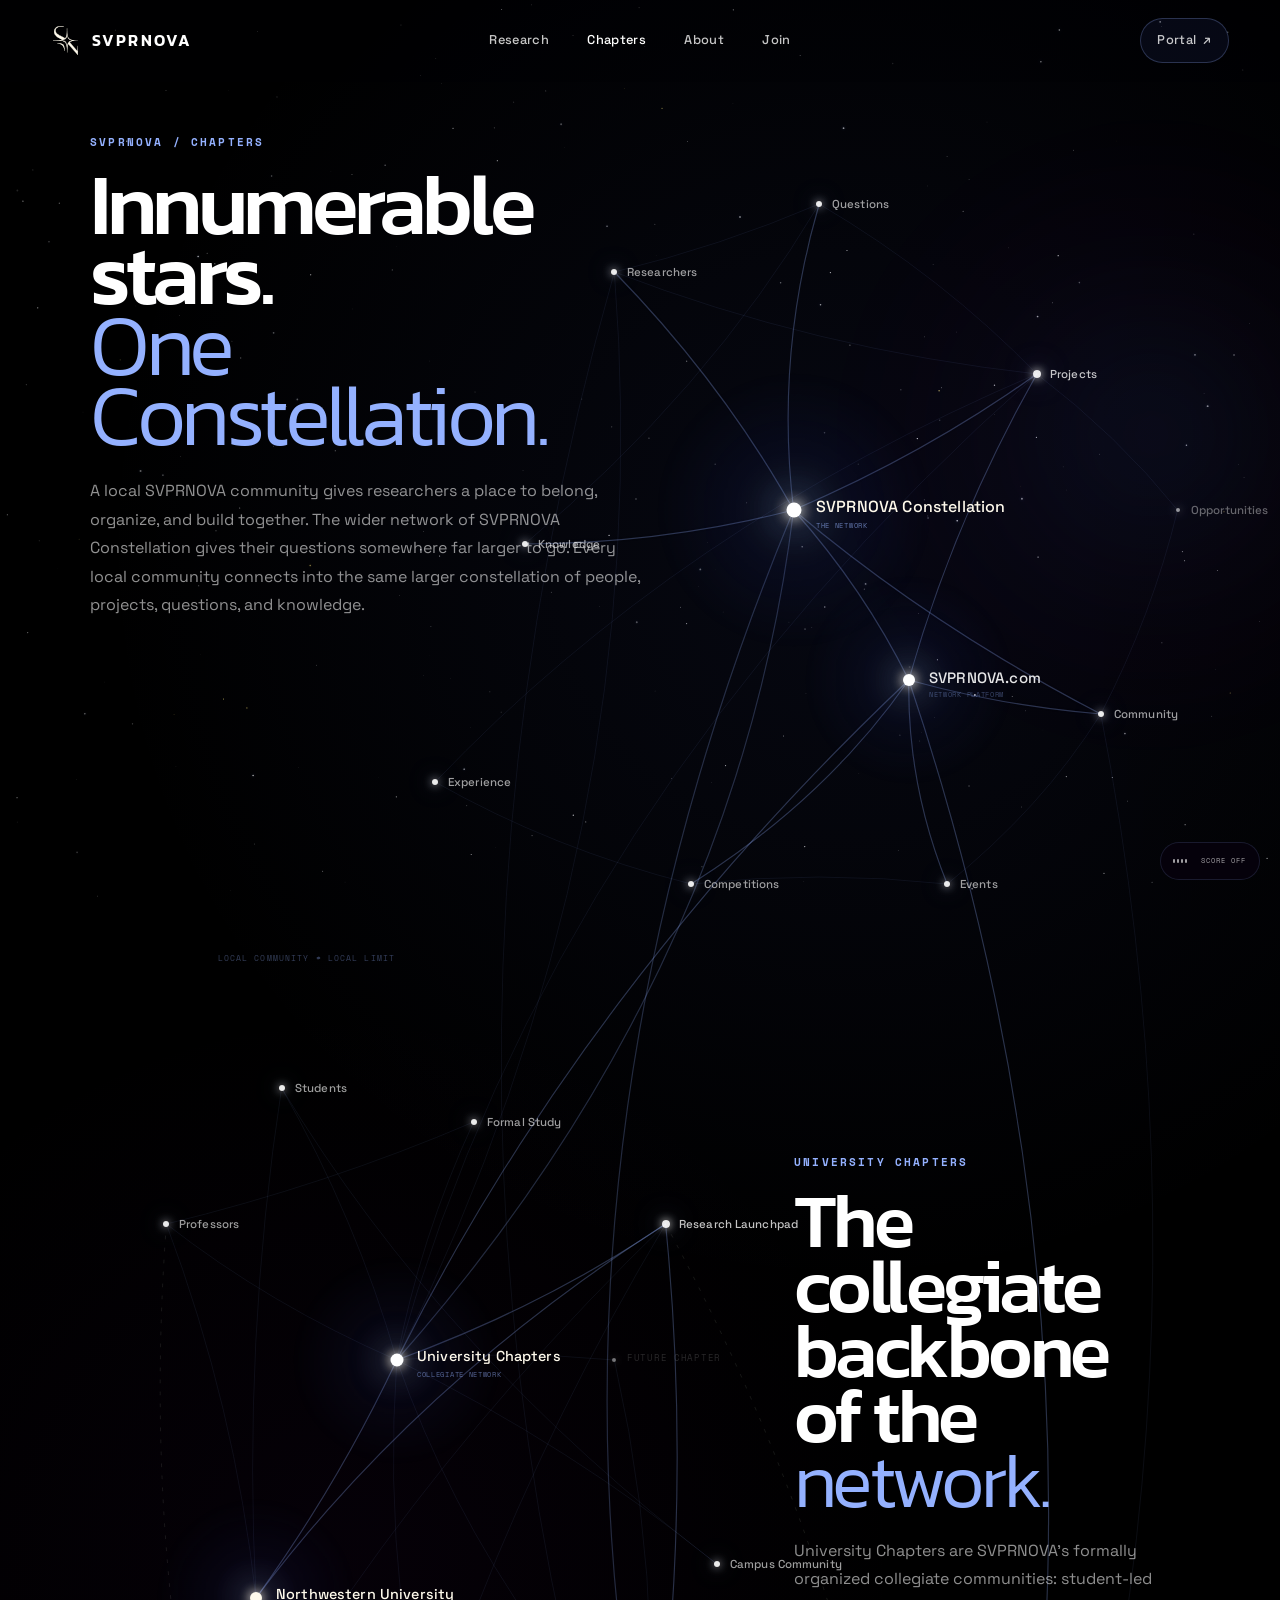
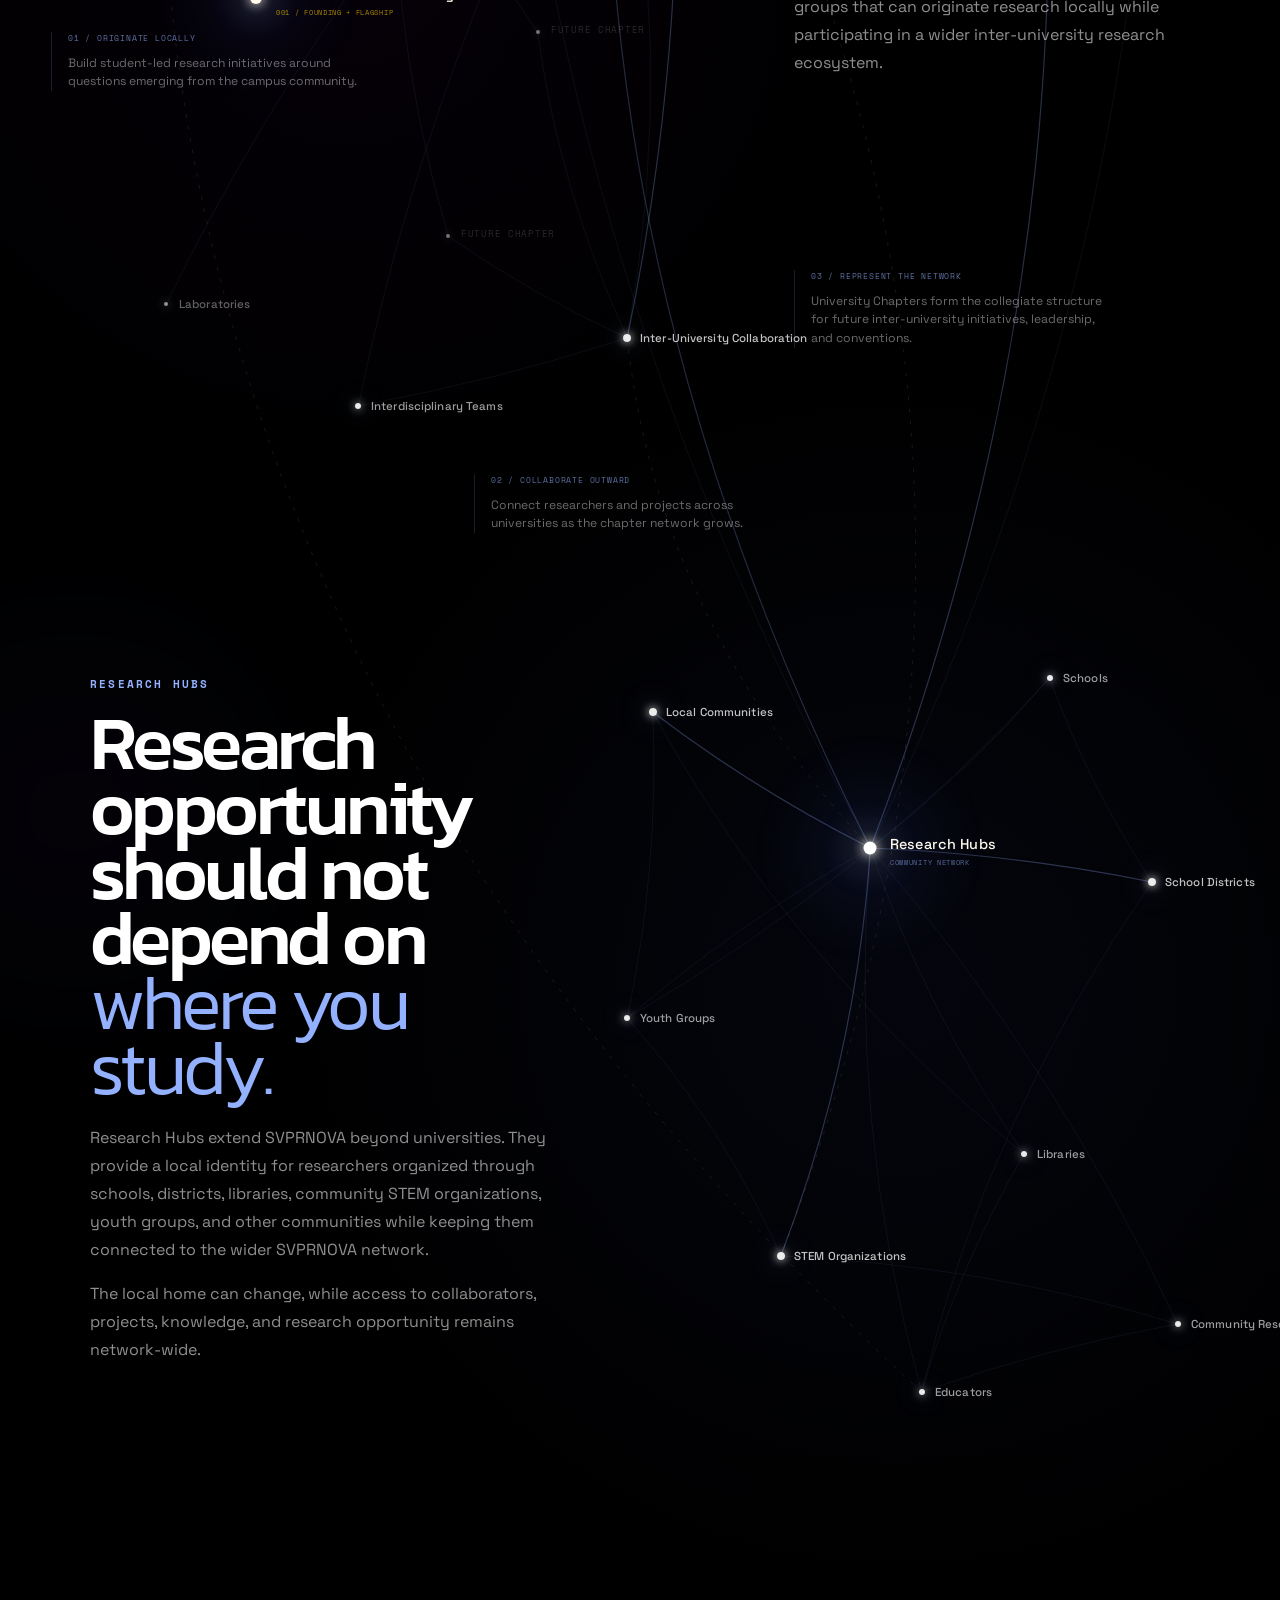
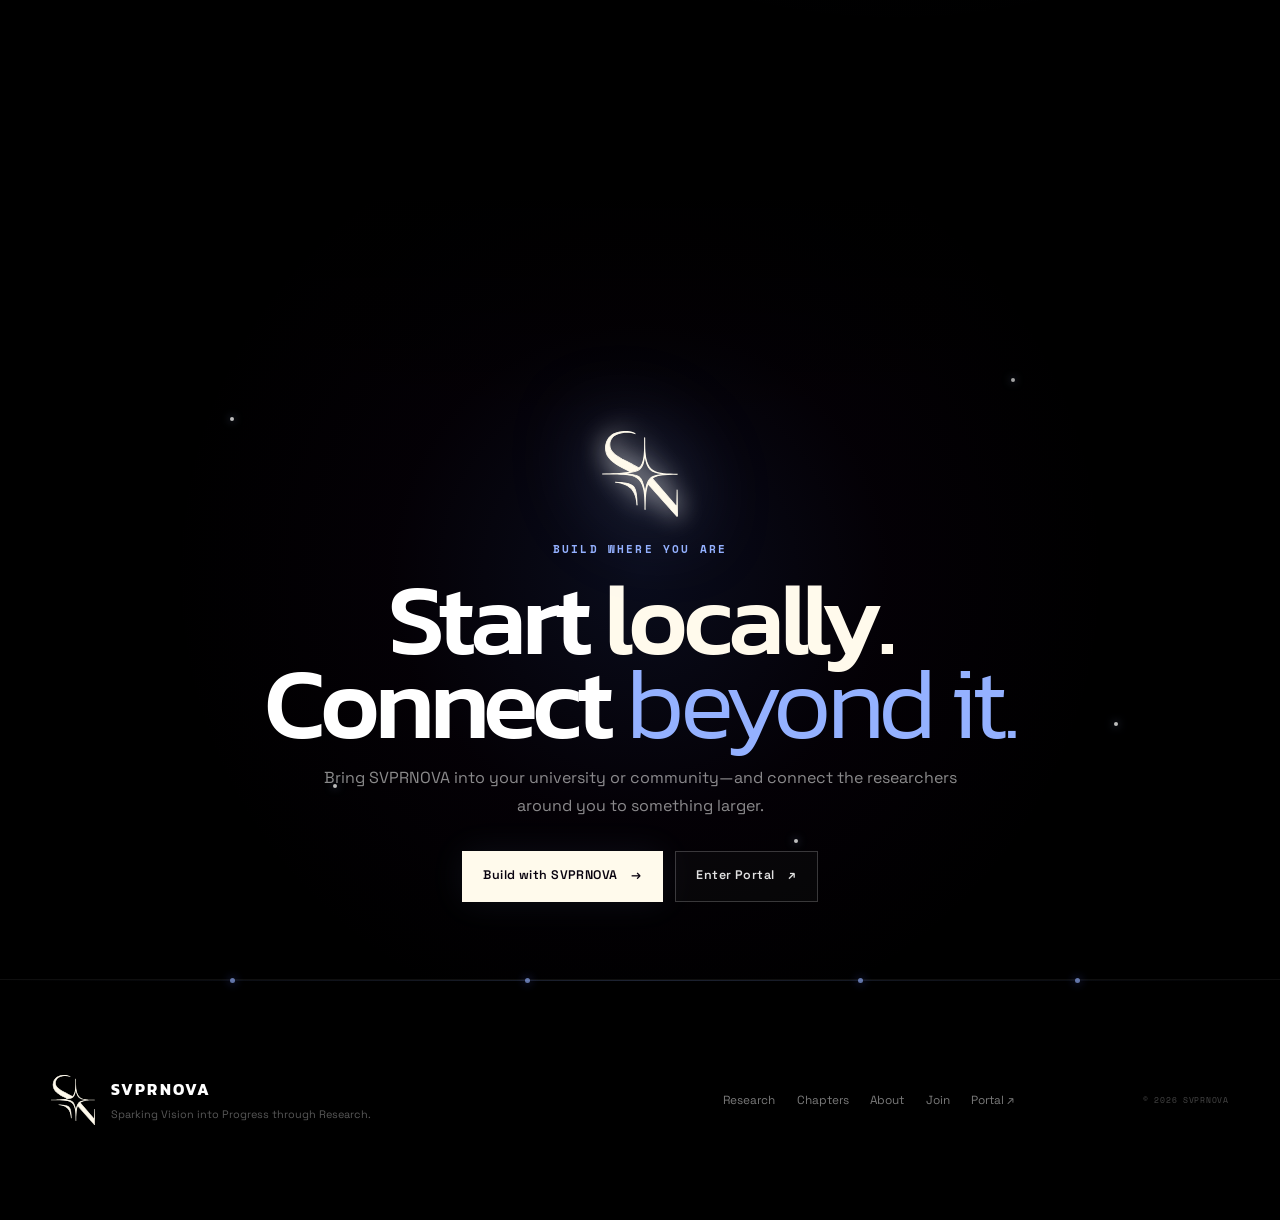
<file: chapters/index.html>
<!DOCTYPE html>
<html lang="en">
<head>
  <meta charset="UTF-8" />
  <meta name="viewport" content="width=device-width, initial-scale=1.0" />
  <meta name="theme-color" content="#000000" />
  <script>
    (() => {
      const ua = navigator.userAgent || '';
      const mobileWebKit = /iP(?:hone|ad|od)/.test(ua) || (navigator.platform === 'MacIntel' && navigator.maxTouchPoints > 1);
      window.SVPR_RUNTIME = Object.assign(window.SVPR_RUNTIME || {}, { mobileWebKit });
      if (mobileWebKit) document.documentElement.classList.add('svpr-mobile-webkit');
    })();
  </script>
  <meta name="description" content="Explore the SVPRNOVA Constellation, University Chapters, and Research Hubs." />
  <title>Chapters — SVPRNOVA</title>
  <link rel="preconnect" href="https://fonts.googleapis.com" />
  <link rel="preconnect" href="https://fonts.gstatic.com" crossorigin />
  <link href="https://fonts.googleapis.com/css2?family=Kanit:wght@300;400;500;600;700&family=Space+Grotesk:wght@300;400;500;600;700&family=Space+Mono:wght@400;700&display=swap" rel="stylesheet" />
  <link rel="stylesheet" href="../style.css" />
</head>
<body class="site-launched route-chapters">
  <canvas id="space-canvas" aria-hidden="true"></canvas>
  <div class="page-noise" aria-hidden="true"></div>


  <header class="site-header" id="site-header">
    <a class="brand-lockup" href="/" data-route-link="home" aria-label="SVPRNOVA home">
      <img src="../assets/svprnova-mark-light.svg" alt="" />
      <span>SVPRNOVA</span>
    </a>

    <nav class="desktop-nav" aria-label="Primary navigation">
      <a href="/research">Research</a>
      <a href="/chapters">Chapters</a>
      <a href="/about">About</a>
      <a href="/join">Join</a>
    </nav>

    <div class="nav-actions">
      <a class="portal-link" href="https://svprnova.com/login">Portal <span aria-hidden="true">↗</span></a>
      <button class="menu-toggle" id="menu-toggle" type="button" aria-label="Open navigation" aria-expanded="false">
        <span></span><span></span>
      </button>
    </div>
  </header>

  <div class="mobile-menu" id="mobile-menu" aria-hidden="true">
    <a href="/research">Research</a>
    <a href="/chapters">Chapters</a>
    <a href="/about">About</a>
    <a href="/join">Join</a>
    <a href="https://svprnova.com/login">Portal ↗</a>
  </div>

  <main id="home-view" class="route-view" data-route="home">
    <section class="hero environment-cosmic" data-star-density="1">
      <div class="hero-nebula" aria-hidden="true"></div>
      <div class="hero-orbit hero-orbit-a" aria-hidden="true"></div>
      <div class="hero-orbit hero-orbit-b" aria-hidden="true"></div>

      <div class="hero-stage">
        <div class="hero-mark-wrap" id="hero-mark-wrap" data-parallax-depth="1.2" aria-hidden="true">
          <div class="hero-lens-flare">
            <span class="lens-beam lens-beam-x"></span>
            <span class="lens-beam lens-beam-y"></span>
            <span class="lens-orb lens-orb-1"></span>
            <span class="lens-orb lens-orb-2"></span>
            <span class="lens-orb lens-orb-3"></span>
          </div>
          <div class="stellar-flare flare-a"></div>
          <div class="stellar-flare flare-b"></div>
          <div class="stellar-flare flare-c"></div>
          <img class="hero-mark" src="../assets/svprnova-mark-light.svg" alt="" />
        </div>

        <div class="hero-title-lockup reveal-on-load" id="hero-title-lockup" data-parallax-depth=".82">
          <h1>SVPRNOVA</h1>
          <p class="hero-slogan">Sparking Vision into Progress through Research.</p>
        </div>

        <div class="hero-content reveal-on-load" id="hero-content" data-parallax-depth=".82">
          <p class="hero-description">A student-driven research organization built for ambitious questions, interdisciplinary discovery, and ideas that move beyond the classroom.</p>
          <div class="hero-actions">
            <a class="button button-primary" href="/research">Explore our research <span>→</span></a>
            <a class="button button-ghost" href="/join">Join the network <span>→</span></a>
          </div>
        </div>
      </div>

      <div class="scroll-cue" aria-hidden="true">
        <span class="mono">SCROLL TO DISCOVER</span>
        <i></i>
      </div>
      <div class="cosmos-to-structure" aria-hidden="true"></div>
    </section>

    <section class="mission tech-section" id="mission">
      <div class="tech-grid" aria-hidden="true"></div>
      <div class="technical-orbit technical-orbit-a" aria-hidden="true"></div>
      <div class="technical-orbit technical-orbit-b" aria-hidden="true"></div>
      <div class="comet comet-one" aria-hidden="true"></div>

      <div class="section-shell mission-grid">
        <div class="mission-copy reveal">
          <p class="eyebrow mono">OUR MISSION</p>
          <h2>Ambitious ideas<br /><em>shouldn't have to wait.</em></h2>
        </div>
        <div class="mission-detail reveal">
          <span class="coordinate mono">41.8781° N / 87.6298° W / ORIGIN: NORTHWESTERN</span>
          <p>Young people should not have to wait until graduate school, industry, or later stages of their careers to pursue meaningful discoveries.</p>
          <p>SVPRNOVA brings students across disciplines together to identify important questions, develop original research, build experimental systems, and turn promising ideas into real-world impact.</p>
          <a class="text-link" href="/about">Discover SVPRNOVA <span>→</span></a>
        </div>
      </div>

      <div class="formula-band" aria-hidden="true">
        <span class="mono">QUESTION</span><i></i><span class="mono">METHOD</span><i></i><span class="mono">DISCOVERY</span><i></i><span class="mono">IMPACT</span>
      </div>
    </section>

    <section class="pillars tech-section" id="about-preview">
      <div class="tech-grid tech-grid-soft" aria-hidden="true"></div>
      <div class="section-shell">
        <div class="section-intro reveal">
          <p class="eyebrow mono">HOW WE MOVE</p>
          <h2 class="question-consequence-heading"><span>From question</span><em>to consequence.</em></h2>
          <p>SVPRNOVA is designed as a research ecosystem: the work moves through a connected cycle of inquiry, construction, collaboration, and expansion.</p>
        </div>

        <div class="system-map reveal" id="system-map">
          <svg class="system-lines" viewBox="0 0 1000 620" preserveAspectRatio="none" aria-hidden="true">
            <path d="M500 310 L235 145" />
            <path d="M500 310 L765 145" />
            <path d="M500 310 L235 475" />
            <path d="M500 310 L765 475" />
            <circle cx="500" cy="310" r="58" />
          </svg>
          <div class="system-core">
            <img src="../assets/svprnova-mark-light.svg" alt="" />
            <span class="mono">SVPR</span>
          </div>
          <article class="system-node system-node-1">
            <span class="node-index mono">01</span><h3>Research</h3><p>Pursue questions worth answering.</p>
          </article>
          <article class="system-node system-node-2">
            <span class="node-index mono">02</span><h3>Build</h3><p>Turn theory into evidence.</p>
          </article>
          <article class="system-node system-node-3">
            <span class="node-index mono">03</span><h3>Collaborate</h3><p>Cross disciplines by design.</p>
          </article>
          <article class="system-node system-node-4">
            <span class="node-index mono">04</span><h3>Expand</h3><p>Grow a research ecosystem.</p>
          </article>
        </div>
      </div>
    </section>

    <section class="research tech-section" id="research">
      <div class="tech-grid tech-grid-fade" aria-hidden="true"></div>
      <div class="comet comet-two" aria-hidden="true"></div>
      <div class="section-shell">
        <header class="research-header reveal">
          <div>
            <p class="eyebrow mono">ACTIVE RESEARCH</p>
            <h2>Questions worth<br /><em>pursuing.</em></h2>
          </div>
          <p>Our research begins with student-originated questions and grows through interdisciplinary teams, mathematical frameworks, simulations, experiments, and analysis.</p>
        </header>

        <article class="research-exhibit reveal">
          <div class="research-visual" aria-hidden="true">
            <canvas id="spectrum-canvas"></canvas>
            <div class="spectrum-label mono">LIVE SYSTEM / SPECTRUM</div>
            <div class="spectrum-axis spectrum-axis-x"></div>
            <div class="spectrum-axis spectrum-axis-y"></div>
          </div>
          <div class="research-copy">
            <div class="research-number mono">001 / FLAGSHIP INITIATIVE</div>
            <h3>Spectrum</h3>
            <p class="research-lede">An interdisciplinary, campus-scale experiment combining game theory, network science, behavioral science, data analysis, simulation, and strategic decision-making.</p>
            <p>The project serves as an early proof of concept for SVPRNOVA's broader model of student-originated, collaborative research.</p>
            <div class="tag-row">
              <span>Game Theory</span><span>Network Science</span><span>Behavior</span><span>Simulation</span><span>Data</span>
            </div>
            <a class="text-link" href="/research#spectrum">Explore Spectrum <span>→</span></a>
          </div>
        </article>
      </div>
      <div class="structure-to-cosmos" aria-hidden="true">
        <span class="morph-node morph-node-a"></span><span class="morph-node morph-node-b"></span><span class="morph-node morph-node-c"></span>
      </div>
    </section>

    <section class="constellation environment-cosmic" id="constellation">
      <div class="constellation-vignette" aria-hidden="true"></div>
      <div class="section-shell constellation-shell">
        <header class="constellation-copy reveal">
          <p class="eyebrow mono">THE CONSTELLATION</p>
          <h2>Research grows<br />through <em>connection.</em></h2>
          <p>SVPRNOVA's vision extends beyond a single university: an interconnected network where chapters originate research locally and share knowledge, talent, infrastructure, and opportunity across institutions.</p>
          <a class="text-link light-link" href="/chapters">Explore chapters <span>→</span></a>
        </header>

        <div class="constellation-map reveal" id="constellation-map" aria-label="SVPRNOVA constellation network visualization">
          <svg class="constellation-lines" id="constellation-lines" viewBox="0 0 1000 680" preserveAspectRatio="none" aria-hidden="true"></svg>
          <div class="constellation-core" data-x="50" data-y="48" data-depth="0.24">
            <div class="core-glow"></div>
            <img src="../assets/svprnova-mark-light.svg" alt="SVPRNOVA" />
            <span class="mono">SVPRNOVA / CORE</span>
          </div>
          <button class="constellation-node chapter-node" style="--x:19;--y:31" data-x="19" data-y="31" data-depth="0.31" type="button">
            <i></i><span class="mono">FOUNDING CHAPTER</span><strong>Northwestern University</strong>
          </button>
          <button class="constellation-node concept-node" style="--x:79;--y:24" data-x="79" data-y="24" data-depth="0.18" type="button">
            <i></i><span class="mono">NETWORK</span><strong>Shared Knowledge</strong>
          </button>
          <button class="constellation-node concept-node" style="--x:83;--y:58" data-x="83" data-y="58" data-depth="0.27" type="button">
            <i></i><span class="mono">NETWORK</span><strong>Collaboration</strong>
          </button>
          <button class="constellation-node concept-node" style="--x:25;--y:72" data-x="25" data-y="72" data-depth="0.15" type="button">
            <i></i><span class="mono">NETWORK</span><strong>Talent</strong>
          </button>
          <button class="constellation-node concept-node" style="--x:61;--y:78" data-x="61" data-y="78" data-depth="0.22" type="button">
            <i></i><span class="mono">NETWORK</span><strong>Infrastructure</strong>
          </button>
          <button class="constellation-node concept-node" style="--x:47;--y:15" data-x="47" data-y="15" data-depth="0.12" type="button">
            <i></i><span class="mono">NETWORK</span><strong>Opportunities</strong>
          </button>
        </div>
      </div>
    </section>

    <section class="join-section tech-section" id="join">
      <div class="join-orbit join-orbit-a" aria-hidden="true"></div>
      <div class="join-orbit join-orbit-b" aria-hidden="true"></div>
      <div class="section-shell">
        <header class="join-header reveal">
          <p class="eyebrow mono">WHY SVPRNOVA</p>
          <h2>Go further<br /><em>together.</em></h2>
          <p>Join an environment designed around doing the work: asking the question, assembling the team, building the system, and pursuing what the answer can become.</p>
        </header>

        <div class="benefit-grid">
          <article class="benefit reveal">
            <span class="benefit-index mono">01 / ORIGINATE</span>
            <h3>Lead work that begins with your questions.</h3>
            <p>Move beyond consuming existing curriculum and help define the problems, methods, and systems your team pursues.</p>
          </article>
          <article class="benefit reveal">
            <span class="benefit-index mono">02 / COLLABORATE</span>
            <h3>Find people who sharpen the idea.</h3>
            <p>Work across technical backgrounds and, as the network expands, across universities and research communities.</p>
          </article>
          <article class="benefit reveal">
            <span class="benefit-index mono">03 / TRANSLATE</span>
            <h3>Push discovery toward impact.</h3>
            <p>Develop research into publications, technologies, ventures, prototypes, or other meaningful outcomes.</p>
          </article>
        </div>
      </div>
    </section>

    <section class="final-cta" aria-labelledby="cta-title">
      <div class="cta-glow" aria-hidden="true"></div>
      <div class="section-shell cta-inner reveal">
        <img src="../assets/svprnova-mark-light.svg" alt="" />
        <p class="eyebrow mono">THE NEXT QUESTION STARTS HERE</p>
        <h2 id="cta-title">Spark vision<br />into <em>progress.</em></h2>
        <p>Find your place in the constellation—or help build the next one.</p>
        <div class="cta-actions">
          <a class="button button-primary" href="/join">Join SVPRNOVA <span>→</span></a>
          <a class="button button-ghost" href="/chapters">Explore chapters <span>→</span></a>
        </div>
        <a class="portal-small mono" href="https://svprnova.com/login">ALREADY A MEMBER? ENTER PORTAL ↗</a>
      </div>
    </section>
  </main>


  <main id="research-view" class="route-view research-page" data-route="research" hidden>
    <section class="research-page-hero environment-cosmic" id="research-top">
      <div class="research-hero-nebula" aria-hidden="true"></div>
      <div class="knowledge-field" id="knowledge-field" aria-hidden="true">
        <div class="knowledge-question" data-depth="1.0">
          <span class="knowledge-question-glow"></span>
          <i></i>
          <span class="mono">QUESTION</span>
        </div>
        <div class="knowledge-star ks-math" data-depth=".34"><i></i><span class="mono">MATHEMATICS</span></div>
        <div class="knowledge-star ks-compute" data-depth=".27"><i></i><span class="mono">COMPUTATION</span></div>
        <div class="knowledge-star ks-behavior" data-depth=".19"><i></i><span class="mono">BEHAVIOR</span></div>
        <div class="knowledge-star ks-natural" data-depth=".23"><i></i><span class="mono">NATURAL SCIENCES</span></div>
        <div class="knowledge-star ks-data" data-depth=".31"><i></i><span class="mono">DATA</span></div>
        <div class="knowledge-star ks-engineering" data-depth=".16"><i></i><span class="mono">ENGINEERING</span></div>
        <svg class="knowledge-lines" viewBox="0 0 1000 620" preserveAspectRatio="none">
          <path d="M500 310 L178 160"/><path d="M500 310 L786 132"/><path d="M500 310 L851 385"/>
          <path d="M500 310 L650 520"/><path d="M500 310 L262 495"/><path d="M500 310 L119 342"/>
          <path class="secondary" d="M178 160 L786 132"/><path class="secondary" d="M119 342 L262 495"/>
        </svg>
      </div>
      <div class="section-shell research-hero-copy reveal">
        <p class="eyebrow mono">SVPRNOVA / RESEARCH</p>
        <h1 class="route-hero-title"><span>Research begins</span><span>with a question.</span><em>Not a discipline.</em></h1>
        <p>We begin with what we want to understand. The mathematics, computation, experiments, people, tools, and fields required to reach an answer emerge from the question itself.</p>
        <a class="research-scroll-link mono" href="#spectrum">SEE THE MODEL IN MOTION <span>↓</span></a>
      </div>
      <div class="cosmos-to-structure research-cosmos-seam" aria-hidden="true"></div>
    </section>

    <section class="research-feature tech-section" id="spectrum">
      <div class="tech-grid" aria-hidden="true"></div>
      <div class="section-shell">
        <header class="research-page-heading reveal">
          <div>
            <p class="eyebrow mono">FLAGSHIP RESEARCH / 001</p>
            <h2>Spectrum</h2>
          </div>
          <p>SVPRNOVA's first flagship initiative is an interdisciplinary campus-scale experiment developed at Northwestern University. It serves as an early proof of concept for the broader research model.</p>
        </header>

        <div class="spectrum-case-grid">
          <div class="spectrum-case-visual spectrum-case-live reveal" aria-label="Live Spectrum prism visualization">
            <canvas id="spectrum-canvas-research" class="spectrum-canvas-shared" aria-hidden="true"></canvas>
            <div class="spectrum-label mono">LIVE SYSTEM / SPECTRUM</div>
            <div class="spectrum-axis spectrum-axis-x"></div>
            <div class="spectrum-axis spectrum-axis-y"></div>
            <div class="case-visual-caption mono">QUESTION → INTERACTION → RESPONSE → EMERGENT BEHAVIOR</div>
          </div>

          <div class="spectrum-case-copy reveal">
            <p class="spectrum-case-kicker mono">A QUESTION THAT REFUSED ONE FIELD</p>
            <h3>Interdisciplinary<br />by necessity.</h3>
            <p>Spectrum did not begin with a desire to conduct “game theory research” or “behavioral science research.” It began with a strategic question whose pursuit naturally demanded ideas from several fields.</p>
            <div class="spectrum-discipline-list">
              <span>Game Theory</span><span>Network Science</span><span>Behavioral Science</span><span>Data Analysis</span><span>Simulation</span><span>Strategic Decision-Making</span>
            </div>
            <div class="case-note">
              <span class="mono">WHY IT MATTERS</span>
              <p>The team developed the research questions, mathematical frameworks, simulations, experimental structure, and methods of analysis—an early example of SVPRNOVA's student-originated research ecosystem.</p>
            </div>
          </div>
        </div>
      </div>
    </section>

    <section class="research-areas tech-section" id="research-areas">
      <div class="tech-grid tech-grid-soft" aria-hidden="true"></div>
      <div class="section-shell">
        <div class="discipline-orbit reveal" id="discipline-orbit">
          <header class="areas-heading discipline-center-copy">
            <p class="eyebrow mono">DISCIPLINES ARE TOOLS</p>
            <h2>The question<br /><em>determines the field.</em></h2>
            <p>SVPRNOVA does not require a research question to stay inside one academic boundary. Researchers move through whatever bodies of knowledge the problem demands.</p>
          </header>
          <article class="discipline-node dn-math" tabindex="0"><div class="discipline-icons" aria-hidden="true"><span class="discipline-icon di-1"><svg viewBox="0 0 24 24"><path d="M5 5h14M5 19h14M8 5l8 7-8 7"/></svg></span><span class="discipline-icon di-2"><svg viewBox="0 0 24 24"><circle cx="7" cy="16" r="2"/><circle cx="12" cy="7" r="2"/><circle cx="18" cy="15" r="2"/><path d="M8.5 14.5l2.3-5.5M13.7 8.3l3 5.2M9 16h7"/></svg></span><span class="discipline-icon di-3"><svg viewBox="0 0 24 24"><path d="M5 17c3-9 5-9 7 0s4 9 7 0"/><path d="M4 12h16"/></svg></span></div><h3>Mathematics</h3><div class="discipline-topics" aria-hidden="true"><span class="discipline-topic dt-1">Game theory</span><span class="discipline-topic dt-2">Probability</span><span class="discipline-topic dt-3">Graph theory</span><span class="discipline-topic dt-4">Optimization</span><span class="discipline-topic dt-5">Modeling</span></div></article>
          <article class="discipline-node dn-cs" tabindex="0"><div class="discipline-icons" aria-hidden="true"><span class="discipline-icon di-1"><svg viewBox="0 0 24 24"><rect x="6" y="6" width="12" height="12" rx="2"/><path d="M9 2v4M15 2v4M9 18v4M15 18v4M2 9h4M2 15h4M18 9h4M18 15h4"/></svg></span><span class="discipline-icon di-2"><svg viewBox="0 0 24 24"><path d="M9 7l-5 5 5 5M15 7l5 5-5 5M13 4l-2 16"/></svg></span><span class="discipline-icon di-3"><svg viewBox="0 0 24 24"><circle cx="5" cy="12" r="2"/><circle cx="12" cy="6" r="2"/><circle cx="19" cy="12" r="2"/><circle cx="12" cy="18" r="2"/><path d="M7 11l3.4-3.5M13.6 7.5L17 11M17 13l-3.4 3.5M10.4 16.5L7 13"/></svg></span></div><h3>Computer Science</h3><div class="discipline-topics" aria-hidden="true"><span class="discipline-topic dt-1">Machine learning</span><span class="discipline-topic dt-2">Algorithms</span><span class="discipline-topic dt-3">Simulation</span><span class="discipline-topic dt-4">Software systems</span></div></article>
          <article class="discipline-node dn-behavior" tabindex="0"><div class="discipline-icons" aria-hidden="true"><span class="discipline-icon di-1"><svg viewBox="0 0 24 24"><path d="M9 19c-3-1-5-4-5-8a8 8 0 0116 0c0 4-2 7-5 8"/><path d="M9 19v-4a3 3 0 016 0v4M8 10h.01M16 10h.01"/></svg></span><span class="discipline-icon di-2"><svg viewBox="0 0 24 24"><circle cx="8" cy="9" r="3"/><circle cx="17" cy="8" r="2.5"/><path d="M3 20c.7-4 2.5-6 5-6s4.3 2 5 6M14 20c.5-3 1.6-4.5 3.5-4.5S20.5 17 21 20"/></svg></span><span class="discipline-icon di-3"><svg viewBox="0 0 24 24"><path d="M2 12s4-6 10-6 10 6 10 6-4 6-10 6S2 12 2 12z"/><circle cx="12" cy="12" r="2.5"/></svg></span></div><h3>Behavioral Sciences</h3><div class="discipline-topics" aria-hidden="true"><span class="discipline-topic dt-1">Decision-making</span><span class="discipline-topic dt-2">Incentives</span><span class="discipline-topic dt-3">Cognition</span><span class="discipline-topic dt-4">Social dynamics</span></div></article>
          <article class="discipline-node dn-engineering" tabindex="0"><div class="discipline-icons" aria-hidden="true"><span class="discipline-icon di-1"><svg viewBox="0 0 24 24"><circle cx="12" cy="12" r="3"/><path d="M12 2v3M12 19v3M2 12h3M19 12h3M4.9 4.9L7 7M17 17l2.1 2.1M19.1 4.9L17 7M7 17l-2.1 2.1"/></svg></span><span class="discipline-icon di-2"><svg viewBox="0 0 24 24"><path d="M14 5a5 5 0 00-6.8 6.8L3 16l5 5 4.2-4.2A5 5 0 0019 10l-3 3-3-3 3-3z"/></svg></span><span class="discipline-icon di-3"><svg viewBox="0 0 24 24"><path d="M4 18h16M6 18V9l6-5 6 5v9M9 18v-5h6v5"/></svg></span></div><h3>Engineering</h3><div class="discipline-topics" aria-hidden="true"><span class="discipline-topic dt-1">Experimental systems</span><span class="discipline-topic dt-2">Hardware</span><span class="discipline-topic dt-3">Prototypes</span><span class="discipline-topic dt-4">Applied design</span></div></article>
          <article class="discipline-node dn-data" tabindex="0"><div class="discipline-icons" aria-hidden="true"><span class="discipline-icon di-1"><svg viewBox="0 0 24 24"><ellipse cx="12" cy="5" rx="7" ry="3"/><path d="M5 5v6c0 1.7 3.1 3 7 3s7-1.3 7-3V5M5 11v6c0 1.7 3.1 3 7 3s7-1.3 7-3v-6"/></svg></span><span class="discipline-icon di-2"><svg viewBox="0 0 24 24"><path d="M4 19V9M10 19V5M16 19v-7M22 19V3"/></svg></span><span class="discipline-icon di-3"><svg viewBox="0 0 24 24"><path d="M3 17l5-5 4 3 8-9"/><path d="M16 6h4v4"/></svg></span></div><h3>Data Science</h3><div class="discipline-topics" aria-hidden="true"><span class="discipline-topic dt-1">Inference</span><span class="discipline-topic dt-2">Visualization</span><span class="discipline-topic dt-3">Modeling</span><span class="discipline-topic dt-4">Experimentation</span></div></article>
          <article class="discipline-node dn-natural" tabindex="0"><div class="discipline-icons" aria-hidden="true"><span class="discipline-icon di-1"><svg viewBox="0 0 24 24"><circle cx="12" cy="12" r="2"/><ellipse cx="12" cy="12" rx="9" ry="3.5"/><ellipse cx="12" cy="12" rx="9" ry="3.5" transform="rotate(60 12 12)"/><ellipse cx="12" cy="12" rx="9" ry="3.5" transform="rotate(120 12 12)"/></svg></span><span class="discipline-icon di-2"><svg viewBox="0 0 24 24"><path d="M12 21c5-4 7-9 6-17-8 1-13 5-14 11 3 2 5 3 8 1"/><path d="M7 17c3-3 6-5 10-7"/></svg></span><span class="discipline-icon di-3"><svg viewBox="0 0 24 24"><path d="M9 3h6M10 3v6l-5 9a2 2 0 002 3h10a2 2 0 002-3l-5-9V3"/><path d="M8 15h8"/></svg></span></div><h3>Natural Sciences</h3><div class="discipline-topics" aria-hidden="true"><span class="discipline-topic dt-1">Physics</span><span class="discipline-topic dt-2">Biology</span><span class="discipline-topic dt-3">Chemistry</span><span class="discipline-topic dt-4">Environmental science</span><span class="discipline-topic dt-5">Beyond</span></div></article>
          <svg class="discipline-lines" viewBox="0 0 1200 680" preserveAspectRatio="none" aria-hidden="true">
            <line x1="600" y1="340" x2="360" y2="205"/><line x1="600" y1="340" x2="600" y2="122"/><line x1="600" y1="340" x2="840" y2="205"/>
            <line x1="600" y1="340" x2="840" y2="475"/><line x1="600" y1="340" x2="600" y2="558"/><line x1="600" y1="340" x2="360" y2="475"/>
          </svg>
        </div>
      </div>
    </section>

    <section class="research-model" id="research-model">
      <div class="model-starfield" aria-hidden="true"></div>
      <div class="section-shell">
        <header class="model-heading reveal" data-model-depth=".16">
          <p class="eyebrow mono">THE SVPR RESEARCH MODEL</p>
          <h2 class="question-consequence-heading"><span>From question</span><em>to consequence.</em></h2>
          <p>Research is not a straight line. We begin with a question, trace the stars of existing human knowledge, connect what the problem requires, and follow the consequences of what we find.</p>
        </header>

        <div class="model-journey" id="model-journey">
          <svg class="model-path" viewBox="0 0 1200 1420" preserveAspectRatio="none" aria-hidden="true">
            <path d="M205 165 C455 205 855 290 950 405 C1035 515 300 640 270 805 C245 945 845 1000 965 1195"/>
            <path class="branch" d="M950 405 C860 330 745 250 650 220"/><path class="branch" d="M270 805 C440 900 520 958 620 1040"/>
            <path class="branch" d="M270 805 C182 930 150 1010 112 1100"/>
          </svg>

          <article class="model-step ms-question reveal" data-model-depth=".36">
            <span class="model-index mono">01 / QUESTION</span><i class="model-star"></i>
            <h3>What do we want to understand?</h3>
            <p>Students identify questions worth pursuing—not because they were assigned, but because the answer may reveal something meaningful.</p>
          </article>

          <article class="model-step ms-trace reveal" data-model-depth=".24">
            <span class="model-index mono">02 / TRACE</span><i class="model-star"></i>
            <h3>Navigate what humanity already knows.</h3>
            <p>Trace through literature, mathematical frameworks, datasets, known technologies, experiments, software, accessible resources, and people across the research network.</p>
            <div class="trace-stars mono"><span>PAPERS</span><span>THEORY</span><span>DATA</span><span>TOOLS</span><span>PEOPLE</span></div>
          </article>

          <article class="model-step ms-connect reveal" data-model-depth=".31">
            <span class="model-index mono">03 / CONNECT</span><i class="model-star"></i>
            <h3>Follow the question across disciplines.</h3>
            <p>A mathematical idea may require simulation. Simulation may reveal behavior. Behavior generates data. Data may suggest a system to build. The work becomes interdisciplinary because reality is interdisciplinary.</p>
          </article>

          <article class="model-step ms-consequence reveal" data-model-depth=".20">
            <span class="model-index mono">04 / CONSEQUENCE</span><i class="model-star"></i>
            <h3>An answer is not the only thing we find.</h3>
            <p>In reaching an answer to the original question, researchers may uncover methods, insights, applications, and entirely new questions along the way.</p>
            <div class="consequence-cluster">
              <span>ANSWER</span><span>INSIGHT</span><span>METHOD</span><span>APPLICATION</span><span>NEW QUESTION</span>
            </div>
          </article>

          <aside class="model-branch branch-insight mono" data-model-depth=".13">UNEXPECTED INSIGHT</aside>
          <aside class="model-branch branch-question mono" data-model-depth=".10">NEW QUESTION</aside>
          <aside class="model-branch branch-method mono" data-model-depth=".15">NEW METHOD</aside>
        </div>
      </div>
    </section>

    <section class="research-consequences tech-section" id="consequences">
      <div class="tech-grid tech-grid-fade" aria-hidden="true"></div>
      <div class="section-shell consequence-layout">
        <div class="consequence-copy reveal">
          <p class="eyebrow mono">WHERE RESEARCH CAN LEAD</p>
          <h2>An answer is<br />rarely the <em>end.</em></h2>
          <p>Depending on the question, future SVPRNOVA work may lead to mathematical results, publications, datasets, software, experimental systems, prototypes, technologies, ventures—or simply a better question than the one we began with.</p>
          <p class="prospective-note mono">POSSIBILITIES, NOT CLAIMED OUTPUTS</p>
        </div>
        <div class="outcome-field reveal" id="outcome-field" aria-label="Potential research outcomes">
          <span data-orbit-radius=".94" data-orbit-y=".46" data-orbit-speed=".000032" data-orbit-angle="0.18" data-orbit-tilt="-.18">DISCOVERIES</span>
          <span data-orbit-radius=".76" data-orbit-y=".82" data-orbit-speed="-.000047" data-orbit-angle="1.12" data-orbit-tilt=".42">PUBLICATIONS</span>
          <span data-orbit-radius=".34" data-orbit-y=".24" data-orbit-speed=".000094" data-orbit-angle="2.36" data-orbit-tilt=".72">METHODS</span>
          <span data-orbit-radius=".58" data-orbit-y=".54" data-orbit-speed="-.000061" data-orbit-angle="3.24" data-orbit-tilt="-.58">SOFTWARE</span>
          <span data-orbit-radius=".88" data-orbit-y=".69" data-orbit-speed=".000039" data-orbit-angle="4.12" data-orbit-tilt=".24">EXPERIMENTS</span>
          <span data-orbit-radius=".26" data-orbit-y=".58" data-orbit-speed="-.000106" data-orbit-angle="4.96" data-orbit-tilt="-.34">PROTOTYPES</span>
          <span data-orbit-radius=".68" data-orbit-y=".31" data-orbit-speed=".000056" data-orbit-angle="5.68" data-orbit-tilt=".88">TECHNOLOGIES</span>
          <span data-orbit-radius=".47" data-orbit-y=".88" data-orbit-speed="-.000043" data-orbit-angle="6.30" data-orbit-tilt="-.72">NEW QUESTIONS</span>
        </div>
      </div>
    </section>

    <section class="research-cta environment-cosmic" id="research-cta">
      <div class="research-cta-star" aria-hidden="true"><i></i></div>
      <div class="section-shell research-cta-inner reveal">
        <img class="research-cta-logo" src="../assets/svprnova-mark-light.svg" alt="" />
        <p class="eyebrow mono">BEGIN WITH CURIOSITY</p>
        <h2>The next project starts<br />with a <em>question.</em></h2>
        <p>What would you pursue if you did not have to wait to begin?</p>
        <div class="cta-actions">
          <a class="button button-primary" href="/join">Bring a question <span>→</span></a>
          <a class="button button-ghost" href="#spectrum">Revisit Spectrum <span>↑</span></a>
        </div>
      </div>
    </section>
  </main>

  <main id="chapters-view" class="route-view chapters-page chapters-v32" data-route="chapters" hidden>
    <section class="chapters-v32-scene environment-cosmic" id="chapters-top" aria-labelledby="chapters-v32-title">
      <div class="chapters-v32-nebula chapters-v32-nebula-a" aria-hidden="true"></div>
      <div class="chapters-v32-nebula chapters-v32-nebula-b" aria-hidden="true"></div>
      <svg class="chapters-v32-lines" id="chapters-v32-lines" viewBox="0 0 1000 3400" preserveAspectRatio="none" aria-hidden="true"></svg>

      <header class="chapters-v32-intro chapter-v32-reveal" data-chapter-depth=".08">
        <p class="eyebrow mono">SVPRNOVA / CHAPTERS</p>
        <h1 id="chapters-v32-title"><span>Innumerable stars.</span><em>One Constellation.</em></h1>
        <p>A local SVPRNOVA community gives researchers a place to belong, organize, and build together. The wider network of SVPRNOVA Constellation gives their questions somewhere far larger to go. Every local community connects into the same larger constellation of people, projects, questions, and knowledge.</p>
      </header>

      <!-- Network / platform cluster -->
      <div class="chapter-v32-node chapter-v32-core" id="ch-c0" style="--x:62;--y:15" data-node-id="C0" data-chapter-depth=".28">
        <span class="chapter-v32-aura"></span><i class="chapter-v32-dot"></i>
        <strong>SVPRNOVA Constellation</strong><span class="mono">THE NETWORK</span>
      </div>
      <div class="chapter-v32-node chapter-v32-platform" id="ch-c1" style="--x:71;--y:20" data-node-id="C1" data-chapter-depth=".34">
        <span class="chapter-v32-aura"></span><i class="chapter-v32-dot"></i>
        <strong>SVPRNOVA.com</strong><span class="mono">NETWORK PLATFORM</span>
      </div>
      <div class="chapter-v32-node" style="--x:48;--y:8" data-node-id="C2" data-chapter-depth=".15"><i class="chapter-v32-dot"></i><strong>Researchers</strong></div>
      <div class="chapter-v32-node" style="--x:64;--y:6" data-node-id="C3" data-chapter-depth=".12"><i class="chapter-v32-dot"></i><strong>Questions</strong></div>
      <div class="chapter-v32-node chapter-v32-node-medium" style="--x:81;--y:11" data-node-id="C4" data-chapter-depth=".21"><i class="chapter-v32-dot"></i><strong>Projects</strong></div>
      <div class="chapter-v32-node" style="--x:41;--y:16" data-node-id="C5" data-chapter-depth=".10"><i class="chapter-v32-dot"></i><strong>Knowledge</strong></div>
      <div class="chapter-v32-node" style="--x:86;--y:21" data-node-id="C6" data-chapter-depth=".18"><i class="chapter-v32-dot"></i><strong>Community</strong></div>
      <div class="chapter-v32-node" style="--x:74;--y:26" data-node-id="C7" data-chapter-depth=".13"><i class="chapter-v32-dot"></i><strong>Events</strong></div>
      <div class="chapter-v32-node" style="--x:54;--y:26" data-node-id="C8" data-chapter-depth=".16"><i class="chapter-v32-dot"></i><strong>Competitions</strong></div>
      <div class="chapter-v32-node" style="--x:34;--y:23" data-node-id="C9" data-chapter-depth=".11"><i class="chapter-v32-dot"></i><strong>Experience</strong></div>
      <div class="chapter-v32-node chapter-v32-node-faint" style="--x:92;--y:15" data-node-id="C10" data-chapter-depth=".08"><i class="chapter-v32-dot"></i><strong>Opportunities</strong></div>

      <div class="chapters-v32-whisper chapter-v32-reveal mono" style="--x:17;--y:28" data-chapter-depth=".05">LOCAL COMMUNITY ≠ LOCAL LIMIT</div>

      <!-- University chapter editorial copy -->
      <article class="chapters-v32-copy chapters-v32-university-copy chapter-v32-reveal" data-chapter-depth=".045">
        <p class="eyebrow mono">UNIVERSITY CHAPTERS</p>
        <h2>The collegiate backbone<br />of the <em>network.</em></h2>
        <p>University Chapters are SVPRNOVA's formally organized collegiate communities: student-led groups that can originate research locally while participating in a wider inter-university research ecosystem.</p>
      </article>

      <!-- University cluster -->
      <div class="chapter-v32-node chapter-v32-cluster-core" style="--x:31;--y:40" data-node-id="U0" data-chapter-depth=".25"><span class="chapter-v32-aura"></span><i class="chapter-v32-dot"></i><strong>University Chapters</strong><span class="mono">COLLEGIATE NETWORK</span></div>
      <div class="chapter-v32-node chapter-v32-northwestern" style="--x:20;--y:47" data-node-id="U1" data-chapter-depth=".31"><span class="chapter-v32-aura"></span><i class="chapter-v32-dot"></i><strong>Northwestern University</strong><span class="mono">001 / FOUNDING + FLAGSHIP</span></div>
      <div class="chapter-v32-node chapter-v32-future" style="--x:42;--y:48" data-node-id="U2" data-chapter-depth=".10"><i class="chapter-v32-dot"></i><strong>Future Chapter</strong></div>
      <div class="chapter-v32-node chapter-v32-future" style="--x:48;--y:40" data-node-id="U3" data-chapter-depth=".12"><i class="chapter-v32-dot"></i><strong>Future Chapter</strong></div>
      <div class="chapter-v32-node chapter-v32-future" style="--x:35;--y:54" data-node-id="U4" data-chapter-depth=".09"><i class="chapter-v32-dot"></i><strong>Future Chapter</strong></div>
      <div class="chapter-v32-node" style="--x:13;--y:36" data-node-id="U5" data-chapter-depth=".16"><i class="chapter-v32-dot"></i><strong>Professors</strong></div>
      <div class="chapter-v32-node" style="--x:22;--y:32" data-node-id="U6" data-chapter-depth=".13"><i class="chapter-v32-dot"></i><strong>Students</strong></div>
      <div class="chapter-v32-node" style="--x:37;--y:33" data-node-id="U7" data-chapter-depth=".11"><i class="chapter-v32-dot"></i><strong>Formal Study</strong></div>
      <div class="chapter-v32-node chapter-v32-node-medium" style="--x:52;--y:36" data-node-id="U8" data-chapter-depth=".19"><i class="chapter-v32-dot"></i><strong>Research Launchpad</strong></div>
      <div class="chapter-v32-node" style="--x:56;--y:46" data-node-id="U9" data-chapter-depth=".12"><i class="chapter-v32-dot"></i><strong>Campus Community</strong></div>
      <div class="chapter-v32-node chapter-v32-node-faint" style="--x:13;--y:56" data-node-id="U10" data-chapter-depth=".08"><i class="chapter-v32-dot"></i><strong>Laboratories</strong></div>
      <div class="chapter-v32-node" style="--x:28;--y:59" data-node-id="U11" data-chapter-depth=".14"><i class="chapter-v32-dot"></i><strong>Interdisciplinary Teams</strong></div>
      <div class="chapter-v32-node chapter-v32-node-medium" style="--x:49;--y:57" data-node-id="U12" data-chapter-depth=".18"><i class="chapter-v32-dot"></i><strong>Inter-University Collaboration</strong></div>

      <aside class="chapter-v32-annotation chapter-v32-annotation-a chapter-v32-reveal" data-chapter-depth=".04"><span class="mono">01 / ORIGINATE LOCALLY</span><p>Build student-led research initiatives around questions emerging from the campus community.</p></aside>
      <aside class="chapter-v32-annotation chapter-v32-annotation-b chapter-v32-reveal" data-chapter-depth=".05"><span class="mono">02 / COLLABORATE OUTWARD</span><p>Connect researchers and projects across universities as the chapter network grows.</p></aside>
      <aside class="chapter-v32-annotation chapter-v32-annotation-c chapter-v32-reveal" data-chapter-depth=".035"><span class="mono">03 / REPRESENT THE NETWORK</span><p>University Chapters form the collegiate structure for future inter-university initiatives, leadership, and conventions.</p></aside>

      <!-- Research Hub editorial copy -->
      <article class="chapters-v32-copy chapters-v32-hub-copy chapter-v32-reveal" data-chapter-depth=".045">
        <p class="eyebrow mono">RESEARCH HUBS</p>
        <h2>Research opportunity<br />should not depend on<br /><em>where you study.</em></h2>
        <p>Research Hubs extend SVPRNOVA beyond universities. They provide a local identity for researchers organized through schools, districts, libraries, community STEM organizations, youth groups, and other communities while keeping them connected to the wider SVPRNOVA network.</p>
        <p>The local home can change, while access to collaborators, projects, knowledge, and research opportunity remains network-wide.</p>
      </article>

      <!-- Research Hub cluster -->
      <div class="chapter-v32-node chapter-v32-cluster-core chapter-v32-hub-core" style="--x:68;--y:72" data-node-id="H0" data-chapter-depth=".24"><span class="chapter-v32-aura"></span><i class="chapter-v32-dot"></i><strong>Research Hubs</strong><span class="mono">COMMUNITY NETWORK</span></div>
      <div class="chapter-v32-node" style="--x:82;--y:67" data-node-id="H1" data-chapter-depth=".12"><i class="chapter-v32-dot"></i><strong>Schools</strong></div>
      <div class="chapter-v32-node chapter-v32-node-medium" style="--x:90;--y:73" data-node-id="H2" data-chapter-depth=".16"><i class="chapter-v32-dot"></i><strong>School Districts</strong></div>
      <div class="chapter-v32-node" style="--x:80;--y:81" data-node-id="H3" data-chapter-depth=".10"><i class="chapter-v32-dot"></i><strong>Libraries</strong></div>
      <div class="chapter-v32-node chapter-v32-node-medium" style="--x:61;--y:84" data-node-id="H4" data-chapter-depth=".18"><i class="chapter-v32-dot"></i><strong>STEM Organizations</strong></div>
      <div class="chapter-v32-node" style="--x:49;--y:77" data-node-id="H5" data-chapter-depth=".14"><i class="chapter-v32-dot"></i><strong>Youth Groups</strong></div>
      <div class="chapter-v32-node chapter-v32-node-medium" style="--x:51;--y:68" data-node-id="H6" data-chapter-depth=".15"><i class="chapter-v32-dot"></i><strong>Local Communities</strong></div>
      <div class="chapter-v32-node" style="--x:72;--y:88" data-node-id="H7" data-chapter-depth=".11"><i class="chapter-v32-dot"></i><strong>Educators</strong></div>
      <div class="chapter-v32-node" style="--x:92;--y:86" data-node-id="H8" data-chapter-depth=".13"><i class="chapter-v32-dot"></i><strong>Community Researchers</strong></div>

      <div class="chapters-v32-endfade" aria-hidden="true"></div>
    </section>

    <section class="chapters-cta chapters-v32-cta environment-cosmic" id="chapters-cta">
      <div class="chapters-v32-cta-seam" aria-hidden="true"></div>
      <div class="chapters-cta-constellation" aria-hidden="true"><i></i><i></i><i></i><i></i><i></i></div>
      <div class="section-shell chapters-cta-inner chapter-v32-reveal">
        <img src="../assets/svprnova-mark-light.svg" alt="" />
        <p class="eyebrow mono">BUILD WHERE YOU ARE</p>
        <h2>Start <span>locally.</span><br />Connect <em>beyond it.</em></h2>
        <p>Bring SVPRNOVA into your university or community—and connect the researchers around you to something larger.</p>
        <div class="cta-actions">
          <a class="button button-primary" href="/join">Build with SVPRNOVA <span>→</span></a>
          <a class="button button-ghost" href="https://svprnova.com/login">Enter Portal <span>↗</span></a>
        </div>
      </div>
    </section>
  </main>



  <main id="about-view" class="route-view about-page" data-route="about" hidden>
      <section class="about-hero tech-section" id="about-hero">
        <div class="about-gradient-halo about-gradient-halo-a" aria-hidden="true"></div>
        <div class="about-gradient-halo about-gradient-halo-b" aria-hidden="true"></div>
        <div class="about-technical-traces" aria-hidden="true">
          <span class="mono">∂F/∂t = f(q, k, x)</span>
          <span class="mono">Q → K → A → D</span>
          <span class="mono">Σ inquiry · rigor · consequence</span>
        </div>
        <div class="section-shell about-hero-grid">
          <div class="about-hero-copy reveal">
            <p class="eyebrow mono">SVPRNOVA / ABOUT</p>
            <h1 class="route-hero-title"><span>SVPRNOVA is an expanding</span><em>student-driven research organization.</em></h1>
            <p class="about-lead">Built to help young researchers pursue ambitious questions, form interdisciplinary teams, and turn ideas into discovery and impact.</p>
          </div>
          <aside class="about-hero-panel reveal">
            <div class="about-panel-grid" aria-hidden="true"></div>
            <span class="mono about-panel-kicker">CURRENT FORM</span>
            <h2>Research community.<br /><em>Project ecosystem.</em><br />Network in motion.</h2>
            <p>SVPRNOVA exists today as a public-facing research organization and emerging constellation of researchers, projects, and local communities. It is designed to grow into a broader platform through which questions, people, and opportunities can connect.</p>
            <ul class="about-bullets mono">
              <li>QUESTION-FIRST</li>
              <li>INTERDISCIPLINARY</li>
              <li>STUDENT-DRIVEN</li>
              <li>CONSEQUENCE-ORIENTED</li>
            </ul>
          </aside>
        </div>
      </section>
  
      <section class="about-mission tech-section" id="about-mission">
        <div class="about-section-trace" aria-hidden="true"></div>
        <div class="section-shell about-two-column">
          <div class="about-column-major reveal">
            <p class="eyebrow mono">MISSION</p>
            <h2>Progress is a<br /><em>human endeavor.</em></h2>
          </div>
          <div class="about-column-copy reveal">
            <p><strong>SVPRNOVA exists to unite people through the relentless pursuit of scientific and technological progress.</strong></p>
            <p>We believe science is one of humanity's most powerful unifying languages. Across disciplines, institutions, communities, and borders, the pursuit of understanding gives us something shared: questions worth answering and a future worth building.</p>
            <p>SVPRNOVA creates an environment where imagination is paired with rigorous execution — where emerging researchers can pursue ambitious questions, develop ideas, build systems, and contribute to discoveries with real consequence.</p>
            <p>From mathematics and computation to energy, materials, engineering, the natural sciences, and fields not yet imagined, we seek progress wherever meaningful questions lead.</p>
          </div>
        </div>
        <div class="section-shell about-vision-band reveal">
          <div class="about-vision-card">
            <span class="mono">OUR VISION</span>
            <p>To help define a new generation of global scientific progress — one that inspires future innovators, accelerates world-changing discovery, and leaves an enduring legacy of human advancement.</p>
          </div>
        </div>
      </section>
  
      <section class="about-origin tech-section" id="about-origin">
        <div class="about-origin-grid" aria-hidden="true"></div>
        <div class="section-shell about-origin-layout">
          <div class="about-origin-copy reveal">
            <p class="eyebrow mono">ORIGIN</p>
            <h2><span>A question</span><em>about questions.</em></h2>
            <p>The idea behind SVPRNOVA began years before the organization itself. In high school, founder Nova Travis developed a deep fascination with mathematics — not simply with learning what was already known, but with following ideas, asking why, and discovering where a question might lead.</p>
            <p>At the same time, he noticed how many students encountered research: as monotonous busy work, predetermined procedures, or writing whose conclusion already seemed decided. But research, at its most fundamental level, is something far more expansive.</p>
            <p>The opportunity for meaningful research exists in almost every serious question — if students are given the environment, tools, people, and freedom necessary to pursue that opportunity well.</p>
          </div>
          <div class="about-question-cloud reveal">
            <div class="about-possibility-statement">
              <h3>Almost every meaningful question contains the possibility of research.</h3>
            </div>
            <div class="about-question-pill pill-a mono">Why does this happen?</div>
            <div class="about-question-pill pill-b mono">Could this work differently?</div>
            <div class="about-question-pill pill-c mono">What pattern is hiding here?</div>
            <div class="about-question-pill pill-d mono">Can this be built?</div>
            <div class="about-question-pill pill-e mono">What happens if we change this assumption?</div>
          </div>
        </div>
        <div class="section-shell about-learning-band reveal">
          <div class="about-learning-card">
            <p>The same realization led to a broader belief about education: knowledge becomes most powerful when it can be used. Traditional curricula often move from <span class="mono">Curriculum → Knowledge → Application</span>. SVPRNOVA experiments with the reverse: <span class="mono">Question → Necessary Knowledge → Application → Discovery → New Questions</span>.</p>
          </div>
        </div>
      </section>
  
      <section class="about-principles tech-section" id="about-principles">
        <div class="about-gradient-halo about-gradient-halo-c" aria-hidden="true"></div>
        <div class="section-shell about-principles-intro reveal">
          <p class="eyebrow mono">PRINCIPLES / PHILOSOPHY</p>
          <h2>Research should shape<br /><em>how learning lives.</em></h2>
          <p>SVPRNOVA is guided by a set of principles derived from its origin: questions first, learning in service of discovery, and serious inquiry accessible before the traditional gates of research are supposed to open.</p>
        </div>
        <div class="section-shell principles-manifesto">
          <article class="principle-item reveal">
            <span class="mono">01</span>
            <div><h3>Questions before disciplines.</h3><p>Start with what is worth understanding. Let the question determine which fields, methods, and people become necessary.</p></div>
          </article>
          <article class="principle-item reveal">
            <span class="mono">02</span>
            <div><h3>Learning should lead somewhere.</h3><p>Knowledge is not merely something to accumulate. Learning becomes powerful when it expands what we are capable of investigating, creating, and discovering.</p></div>
          </article>
          <article class="principle-item reveal">
            <span class="mono">03</span>
            <div><h3>Research is not reserved for later.</h3><p>Serious inquiry should not begin only after the right degree, title, institution, or career milestone. Capability grows through participation.</p></div>
          </article>
          <article class="principle-item reveal">
            <span class="mono">04</span>
            <div><h3>Imagination demands execution.</h3><p>Ambitious ideas matter, but ideas alone do not produce progress. Curiosity must meet rigor, experimentation, mathematics, engineering, evidence, iteration, and persistence.</p></div>
          </article>
          <article class="principle-item reveal">
            <span class="mono">05</span>
            <div><h3>Progress is collaborative.</h3><p>No person, field, university, or community contains every tool required to solve meaningful problems. Discovery accelerates when knowledge and people connect.</p></div>
          </article>
          <article class="principle-item reveal">
            <span class="mono">06</span>
            <div><h3>Every answer should create possibility.</h3><p>Research does not end when a question is answered. An answer can reveal a method, an application, a technology, another field, or a better question.</p></div>
          </article>
        </div>
      </section>
  
      <section class="about-people tech-section" id="about-people">
        <div class="section-shell about-people-grid">
          <div class="about-people-copy reveal">
            <p class="eyebrow mono">PEOPLE / 001</p>
            <h2>The people behind<br /><em>the constellation.</em></h2>
            <p>SVPRNOVA is still in its early stages. Its public-facing leadership begins with the founder who first articulated the questions, principles, and long-term vision from which the organization is growing.</p>
          </div>
          <article class="founder-card reveal">
            <div class="founder-photo-wrap">
              <div class="founder-photo-backdrop" aria-hidden="true"></div>
              <img src="../assets/nova-founder.png" alt="Portrait of Nova Travis" class="founder-photo" loading="lazy" decoding="async" />
              <a class="founder-site-button" href="https://novatravis.com" target="_blank" rel="noopener noreferrer"><span>novatravis.com</span><span aria-hidden="true">↗</span></a>
            </div>
            <div class="founder-copy">
              <span class="mono founder-role">FOUNDER</span>
              <h3>Nova Travis</h3>
              <p>Nova Travis founded SVPRNOVA after years of thinking about how research opportunity might be opened earlier, made more meaningful, and organized around the kinds of questions that naturally pull students across disciplines. His work on SVPRNOVA seeks to create an environment where curiosity, mathematics, execution, and community can combine into real discovery.</p>
              <ul class="founder-meta mono">
                <li>Northwestern University</li>
                <li>Founder, SVPRNOVA</li>
                <li>Question-first research philosophy</li>
              </ul>
            </div>
          </article>
        </div>
      </section>
    </main>


  <main id="join-view" class="route-view join-page" data-route="join" hidden>
    <section class="join-hero tech-section" id="join-top">
      <div class="join-hero-grid-bg" aria-hidden="true"></div>
      <div class="join-halo join-halo-a" aria-hidden="true"></div>
      <div class="join-halo join-halo-b" aria-hidden="true"></div>
      <div class="section-shell join-hero-layout">
        <div class="join-hero-copy reveal">
          <p class="eyebrow mono">SVPRNOVA / JOIN</p>
          <h1 class="route-hero-title"><span>There is more than one</span><em>way in.</em></h1>
          <p>You do not need to attend a particular university, belong to an existing chapter, or wait for a particular stage of your education to participate in SVPRNOVA. Join individually, build a research community where you are, or bring the network to an institution.</p>
        </div>

        <div class="join-route-console reveal" id="join-route-console" aria-label="Choose a path into SVPRNOVA">
          <div class="join-console-grid" aria-hidden="true"></div>
          <div class="join-console-core" id="join-console-core">
            <span class="mono">I WANT TO...</span>
          </div>
          <i class="join-guide-star" id="join-guide-star" aria-hidden="true"></i>
          <a class="join-route-node jrn-individual" href="#join-individual" data-join-route="INDIVIDUAL">
            <span class="mono">01</span><strong>Pursue research</strong><small>Join individually</small>
          </a>
          <a class="join-route-node jrn-community" href="#join-build" data-join-route="COMMUNITY">
            <span class="mono">02</span><strong>Build a community</strong><small>Chapter or Hub</small>
          </a>
          <a class="join-route-node jrn-institution" href="#join-institutional" data-join-route="INSTITUTION">
            <span class="mono">03</span><strong>Support a community</strong><small>Institutional Access</small>
          </a>
          <a class="join-route-node jrn-portal" href="https://svprnova.com/login" data-join-route="PORTAL">
            <span class="mono">04</span><strong>Return to SVPRNOVA</strong><small>Enter Portal ↗</small>
          </a>
          <svg class="join-route-lines" viewBox="0 0 700 520" preserveAspectRatio="none" aria-hidden="true">
            <path d="M350 260 C265 215 206 150 128 116" />
            <path d="M350 260 C440 210 500 148 578 116" />
            <path d="M350 260 C268 320 205 374 126 412" />
            <path d="M350 260 C438 319 504 374 580 412" />
          </svg>
          <div class="join-console-status mono" id="join-console-status">SELECT A PATH / NETWORK READY</div>
        </div>
      </div>
      <div class="join-hero-seam" aria-hidden="true"></div>
    </section>

    <section class="join-membership tech-section" id="join-individual">
      <div class="tech-grid tech-grid-soft" aria-hidden="true"></div>
      <div class="section-shell">
        <header class="join-section-heading reveal">
          <div>
            <p class="eyebrow mono">INDIVIDUAL MEMBERSHIP</p>
            <h2>Research is not<br /><em>reserved for later.</em></h2>
          </div>
          <p>Anyone should be able to enter SVPRNOVA with a question, an interest, or simply the desire to contribute. The platform is being built so that the core ability to participate in research remains free.</p>
        </header>

        <div class="membership-grid">
          <article class="membership-panel membership-free reveal">
            <div class="membership-panel-top">
              <span class="mono membership-index">CORE / FREE</span>
              <span class="membership-status mono">OPEN ACCESS</span>
            </div>
            <h3>Participate in the network.</h3>
            <p>Core membership is designed around access to people, projects, questions, and opportunities — not around a paywall.</p>
            <ul class="membership-feature-list">
              <li><i></i><span>Discover and join open research projects</span></li>
              <li><i></i><span>Participate in community discussions</span></li>
              <li><i></i><span>Build a research profile and identity</span></li>
              <li><i></i><span>Connect with collaborators across the network</span></li>
              <li><i></i><span>Discover research opportunities and resources</span></li>
              <li><i></i><span>Enter open events and competitions</span></li>
            </ul>
            <a class="button button-primary join-panel-button" href="https://svprnova.com/signup">Create an account <span>↗</span></a>
          </article>

          <article class="membership-panel membership-premium reveal">
            <div class="premium-scan" aria-hidden="true"></div>
            <div class="membership-panel-top">
              <span class="mono membership-index">GO FURTHER / PREMIUM</span>
              <span class="membership-status membership-status-planned mono">PLANNED</span>
            </div>
            <h3>Research infrastructure built around you.</h3>
            <p>Premium is intended to accelerate a researcher's path without making research participation itself exclusive.</p>
            <ul class="membership-feature-list">
              <li><i></i><span>Question-driven personalized learning pathways</span></li>
              <li><i></i><span>Advanced collaborator and resource matching</span></li>
              <li><i></i><span>Specialized learning and research resources</span></li>
              <li><i></i><span>Premium research competitions</span></li>
              <li><i></i><span>Advanced project tools as the platform develops</span></li>
            </ul>
            <a class="button button-ghost join-panel-button" href="https://svprnova.com/premium">Explore Premium <span>↗</span></a>
          </article>
        </div>
      </div>
    </section>

    <section class="join-pathway tech-section" id="join-pathway">
      <div class="join-pathway-glow" aria-hidden="true"></div>
      <div class="section-shell join-pathway-layout">
        <div class="join-pathway-copy reveal">
          <p class="eyebrow mono">QUESTION → PATHWAY</p>
          <h2>Begin with what you<br /><em>want to understand.</em></h2>
          <p>One planned Premium capability turns a question into a personalized route through the knowledge, people, literature, tools, projects, and opportunities that could help you pursue it.</p>
          <p class="join-planned-note mono">CONCEPT PREVIEW / PLATFORM IN DEVELOPMENT</p>
        </div>
        <div class="join-pathway-map reveal" id="join-pathway-map" aria-label="Example personalized research pathway">
          <svg class="join-pathway-lines" viewBox="0 0 760 610" preserveAspectRatio="none" aria-hidden="true">
            <path d="M380 305 L188 118"/><path d="M380 305 L388 82"/><path d="M380 305 L590 128"/>
            <path d="M380 305 L640 315"/><path d="M380 305 L570 508"/><path d="M380 305 L370 548"/><path d="M380 305 L160 498"/><path d="M380 305 L72 310"/>
            <path class="secondary" d="M188 118 L388 82"/><path class="secondary" d="M388 82 L590 128"/><path class="secondary" d="M590 128 L640 315"/>
            <path class="secondary" d="M160 498 L370 548"/><path class="secondary" d="M370 548 L570 508"/>
            <path class="secondary" d="M72 310 L188 118"/><path class="secondary" d="M72 310 L160 498"/>
          </svg>
          <div class="pathway-core" data-path-depth=".24">
            <span class="mono">QUESTION</span>
            <strong>Could artificial intelligence discover new mathematics?</strong>
          </div>
          <div class="pathway-node pn-a" data-path-depth=".14"><i></i><span>Linear Algebra</span></div>
          <div class="pathway-node pn-b" data-path-depth=".18"><i></i><span>Probability</span></div>
          <div class="pathway-node pn-c" data-path-depth=".22"><i></i><span>Neural Networks</span></div>
          <div class="pathway-node pn-d" data-path-depth=".15"><i></i><span>Literature</span></div>
          <div class="pathway-node pn-e" data-path-depth=".2"><i></i><span>Researchers</span></div>
          <div class="pathway-node pn-f" data-path-depth=".12"><i></i><span>Projects</span></div>
          <div class="pathway-node pn-g" data-path-depth=".19"><i></i><span>Mathematical Experimentation</span></div>
          <div class="pathway-node pn-h" data-path-depth=".16"><i></i><span>Philosophy</span></div>
          <div class="pathway-signal-layer" id="pathway-signal-layer" aria-hidden="true"></div>
        </div>
      </div>
    </section>

    <section class="join-build tech-section" id="join-build">
      <div class="tech-grid" aria-hidden="true"></div>
      <div class="section-shell">
        <header class="join-section-heading reveal">
          <div>
            <p class="eyebrow mono">BUILD TOGETHER</p>
            <h2>Give your community<br /><em>a place to research.</em></h2>
          </div>
          <p>Local communities give researchers a place to belong and organize. The wider SVPRNOVA network lets their work extend beyond that local boundary.</p>
        </header>
        <div class="join-community-grid">
          <article class="join-community-card reveal">
            <span class="mono">UNIVERSITY CHAPTER</span>
            <div class="community-symbol" aria-hidden="true"><i></i><i></i><i></i><i></i></div>
            <h3>Build a collegiate research community.</h3>
            <p>Formal student-led communities that originate research locally, form interdisciplinary teams, build campus research culture, and connect outward into the university network.</p>
            <a class="text-link" href="https://svprnova.com/chapters/start">Start a University Chapter <span>↗</span></a>
          </article>
          <article class="join-community-card reveal">
            <span class="mono">RESEARCH HUB</span>
            <div class="community-symbol community-symbol-hub" aria-hidden="true"><i></i><i></i><i></i><i></i><i></i></div>
            <h3>Build research around the community you already have.</h3>
            <p>A flexible local home for schools, districts, libraries, STEM organizations, youth groups, and other communities that want to organize researchers and connect them to the wider network.</p>
            <a class="text-link" href="https://svprnova.com/hubs/start">Start a Research Hub <span>↗</span></a>
          </article>
        </div>
        <p class="join-chapters-link mono reveal">NEED THE FULL NETWORK MODEL? <a href="/chapters">EXPLORE CHAPTERS + HUBS →</a></p>
      </div>
    </section>

    <section class="join-institutional tech-section" id="join-institutional">
      <div class="join-institutional-seam" aria-hidden="true"></div>
      <div class="section-shell join-institutional-layout">
        <div class="join-institutional-copy reveal">
          <p class="eyebrow mono">INSTITUTIONAL ACCESS</p>
          <h2>Open the network<br /><em>to everyone around you.</em></h2>
          <p>Individuals can access SVPRNOVA Premium independently. Institutions will also be able to provide enhanced SVPRNOVA access to participating students, educators, and researchers across their community.</p>
          <p class="institutional-distinction"><strong>Access and organizational status are separate.</strong> A Chapter or Hub can exist without purchasing Institutional Access, and an institution can support access without becoming a Chapter or Hub.</p>
          <a class="button button-primary" href="https://svprnova.com/institutional">Bring SVPRNOVA to an institution <span>↗</span></a>
        </div>
        <div class="institutional-map reveal" aria-hidden="true">
          <div class="institution-node institution-root"><span class="mono">INSTITUTION</span><strong>Institutional Access</strong></div>
          <svg class="institution-lines-svg" id="institution-lines-svg" aria-hidden="true"></svg>
          <div class="institution-flow-layer" id="institution-flow-layer" aria-hidden="true"></div>
          <div class="institution-person ip-a"><i></i><span>Student</span></div>
          <div class="institution-person ip-b"><i></i><span>Student</span></div>
          <div class="institution-person ip-c"><i></i><span>Educator</span></div>
          <div class="institution-person ip-d"><i></i><span>Researcher</span></div>
          <span class="institution-map-caption mono">ONE INSTITUTION / MANY RESEARCHERS / ONE NETWORK</span>
        </div>
      </div>
    </section>

    <section class="join-competitions tech-section" id="join-competitions">
      <div class="section-shell join-competition-layout">
        <div class="join-competition-copy reveal">
          <p class="eyebrow mono">COMPETE / COLLABORATE / DISCOVER</p>
          <h2>Turn a challenge into<br /><em>a discovery.</em></h2>
          <p>SVPRNOVA plans to host research challenges and competitions built around meaningful, open-ended problems rather than predetermined classroom exercises. Participants will develop approaches, test ideas, collaborate, and present what they discover.</p>
          <p>Some competitions can remain open to the entire network, while specialized programs may be available through Premium or Institutional Access.</p>
          <a class="text-link" href="https://svprnova.com/competitions">Explore competitions <span>↗</span></a>
        </div>
        <div class="competition-board reveal" aria-label="Planned SVPRNOVA competition formats">
          <div class="competition-card">
            <span class="mono">OPEN / NETWORK</span><strong>Open Research Challenge</strong><small>Free participation</small><i></i>
          </div>
          <div class="competition-card competition-card-premium">
            <span class="mono">SPECIALIZED / PREMIUM</span><strong>Focused Research Sprint</strong><small>Advanced challenge</small><i></i>
          </div>
          <div class="competition-card">
            <span class="mono">CROSS-COMMUNITY</span><strong>Chapter + Hub Challenge</strong><small>Collaborative research</small><i></i>
          </div>
          <div class="competition-board-state mono">PLANNED PROGRAM LAYER / FORMAT SUBJECT TO DEVELOPMENT</div>
        </div>
      </div>
    </section>

    <section class="join-next environment-cosmic" id="join-next">
      <div class="join-next-seam" aria-hidden="true"></div>
      <div class="section-shell join-next-inner reveal">
        <img src="../assets/svprnova-mark-light.svg" alt="" />
        <p class="eyebrow mono">YOUR NEXT MOVE</p>
        <h2>What do you want<br /><em>to build?</em></h2>
        <div class="join-next-grid">
          <a href="https://svprnova.com/signup"><span class="mono">01 / INDIVIDUAL</span><strong>Join SVPRNOVA</strong><small>Create an account ↗</small></a>
          <a href="https://svprnova.com/chapters/start"><span class="mono">02 / UNIVERSITY</span><strong>Start a Chapter</strong><small>Build on campus ↗</small></a>
          <a href="https://svprnova.com/hubs/start"><span class="mono">03 / COMMUNITY</span><strong>Start a Research Hub</strong><small>Build locally ↗</small></a>
          <a href="https://svprnova.com/institutional"><span class="mono">04 / INSTITUTION</span><strong>Institutional Access</strong><small>Support your community ↗</small></a>
        </div>
        <a class="portal-small mono" href="https://svprnova.com/login">ALREADY A MEMBER? ENTER PORTAL ↗</a>
      </div>
    </section>
  </main>

  <footer class="site-footer">
    <div class="footer-line" aria-hidden="true"><i></i><i></i><i></i><i></i></div>
    <div class="section-shell footer-inner">
      <div class="footer-brand">
        <img src="../assets/svprnova-mark-light.svg" alt="" />
        <div><strong>SVPRNOVA</strong><span>Sparking Vision into Progress through Research.</span></div>
      </div>
      <div class="footer-links">
        <a href="/research">Research</a><a href="/chapters">Chapters</a><a href="/about">About</a><a href="/join">Join</a><a href="https://svprnova.com/login">Portal ↗</a>
      </div>
      <p class="footer-copy mono">© <span id="year"></span> SVPRNOVA</p>
    </div>
  </footer>

  <button class="sound-control" id="sound-control" type="button" aria-label="Play SVPRNOVA score" aria-pressed="false">
    <span class="sound-bars" aria-hidden="true"><i></i><i></i><i></i><i></i></span>
    <span class="sound-label mono">PLAY SCORE</span>
  </button>
  <a class="sound-credit" id="sound-credit" href="https://open.spotify.com/artist/3JKtS3OZf6Wrio2MFBe2H6" target="_blank" rel="noopener noreferrer" aria-label="Music by Runox on Spotify">
    <img class="sound-credit-photo" src="../assets/runox-photo.png" alt="Runox artist photo" loading="lazy" decoding="async" />
    <span class="sound-credit-copy">
      <span class="sound-credit-kicker mono">MUSIC BY</span>
      <strong>Runox</strong>
      <span class="sound-credit-link mono">OPEN SPOTIFY ↗</span>
    </span>
  </a>
  <audio id="site-score" preload="metadata" loop playsinline>
    <source src="../assets/svprnova-score.mp3" type="audio/mpeg" />
  </audio>

  <script src="../siteData.js"></script>
  <script src="../spectrum.js"></script>
  <script src="../script.js"></script>
  <script src="../research.js"></script>
  <script src="../chapters.js"></script>
  <script src="../about.js"></script>
  <script src="../join.js"></script>
</body>
</html>
</file>
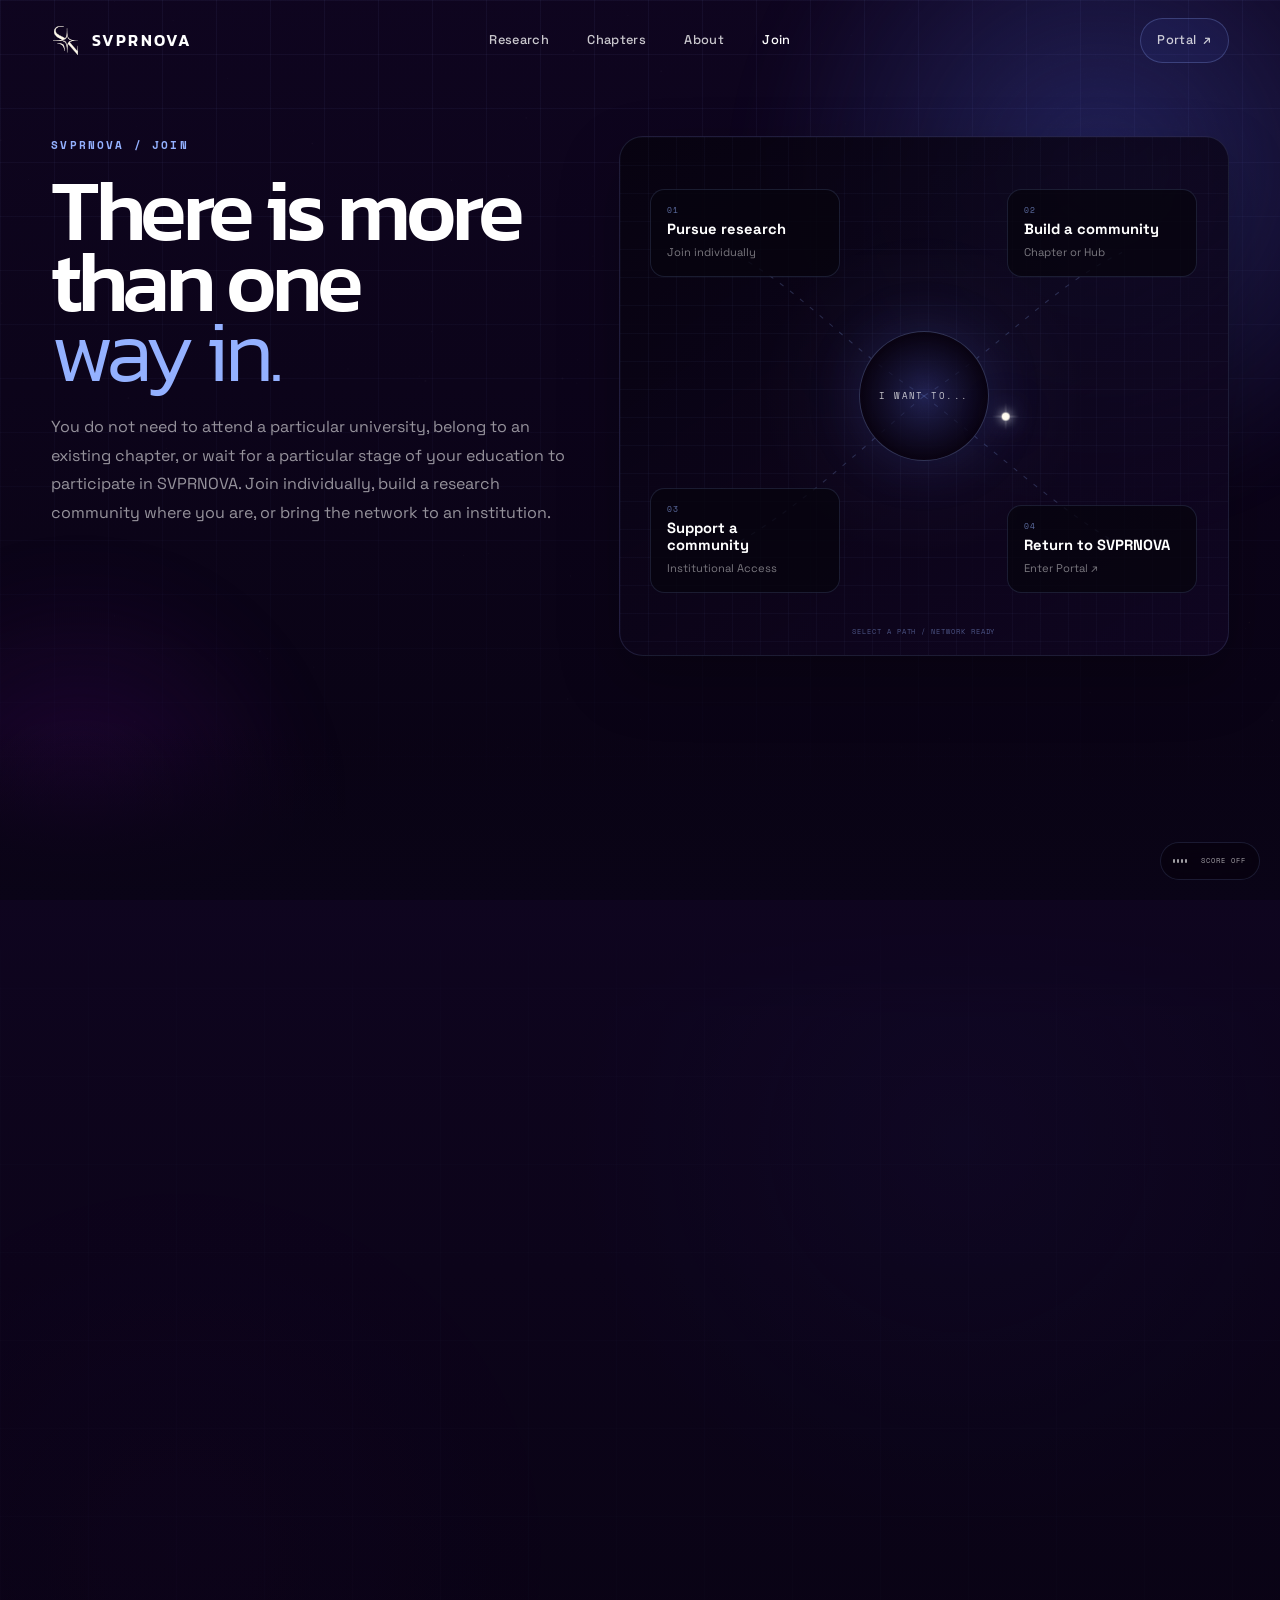
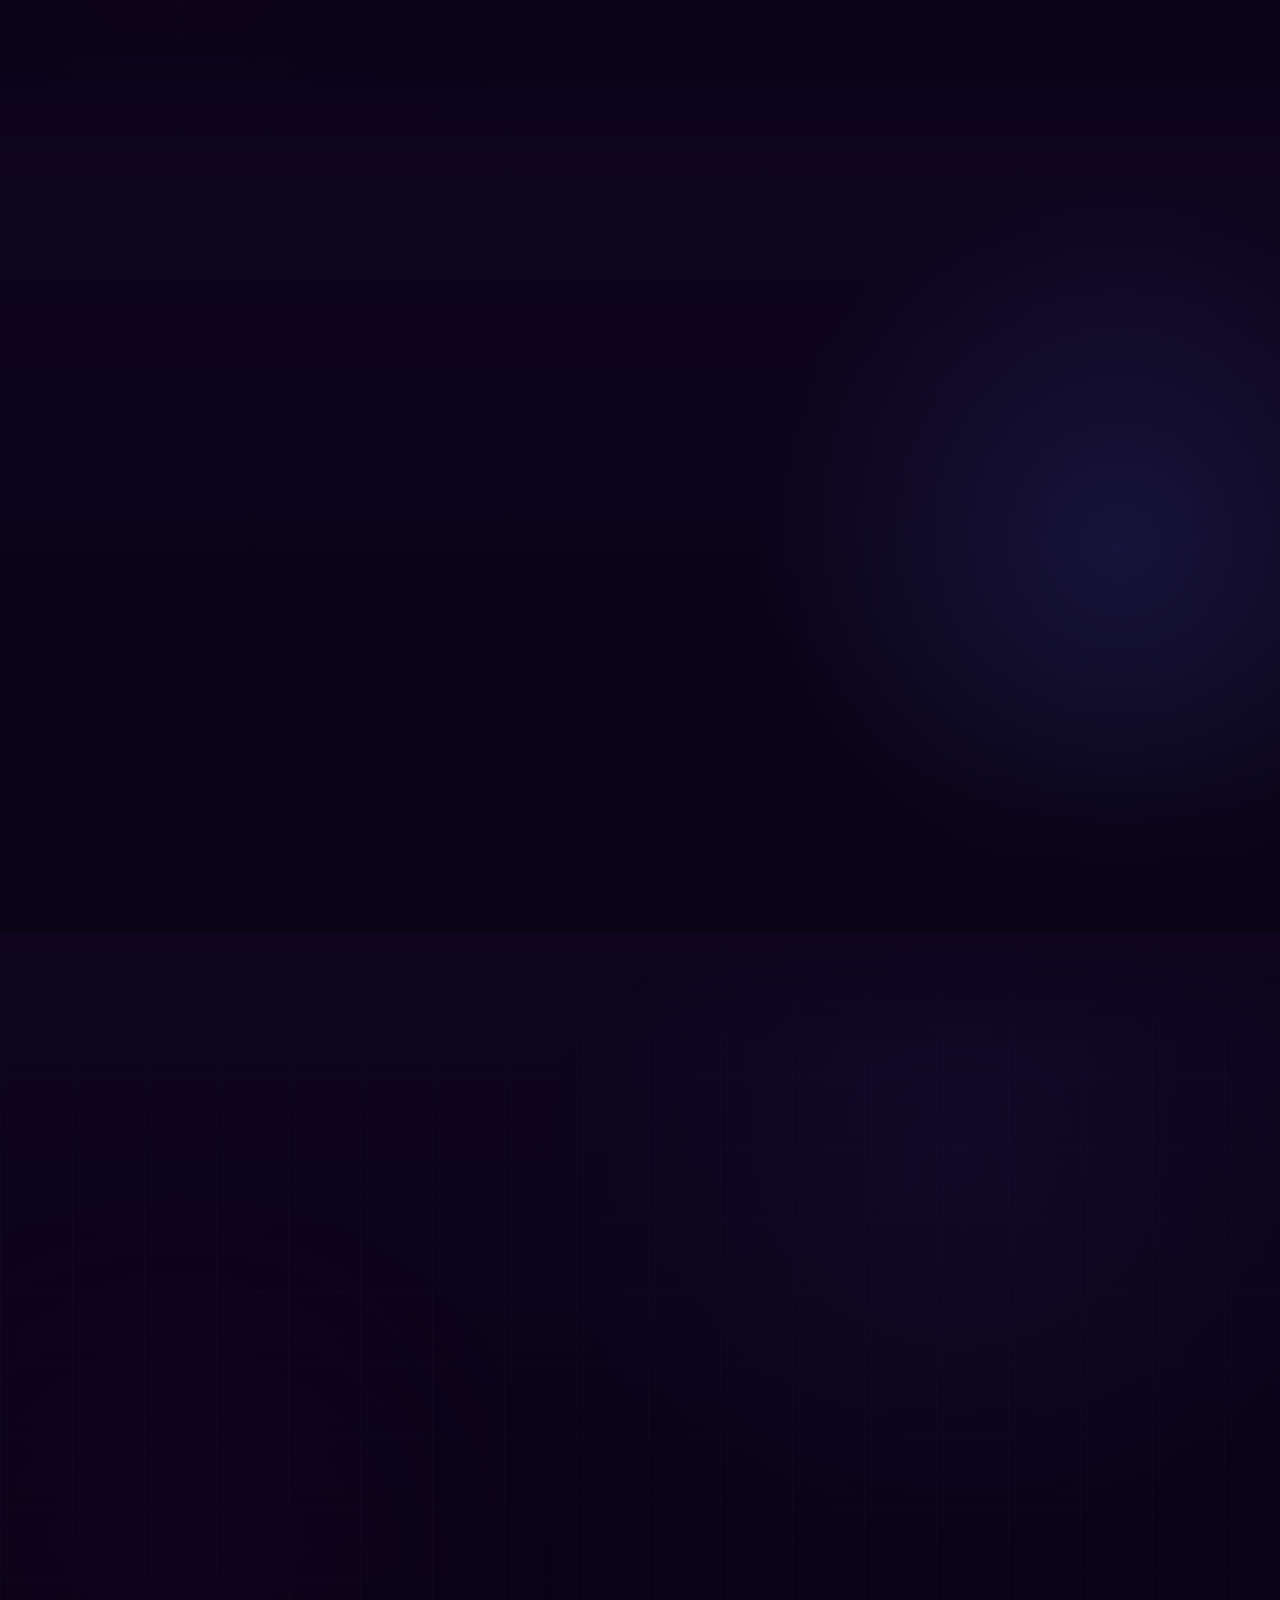
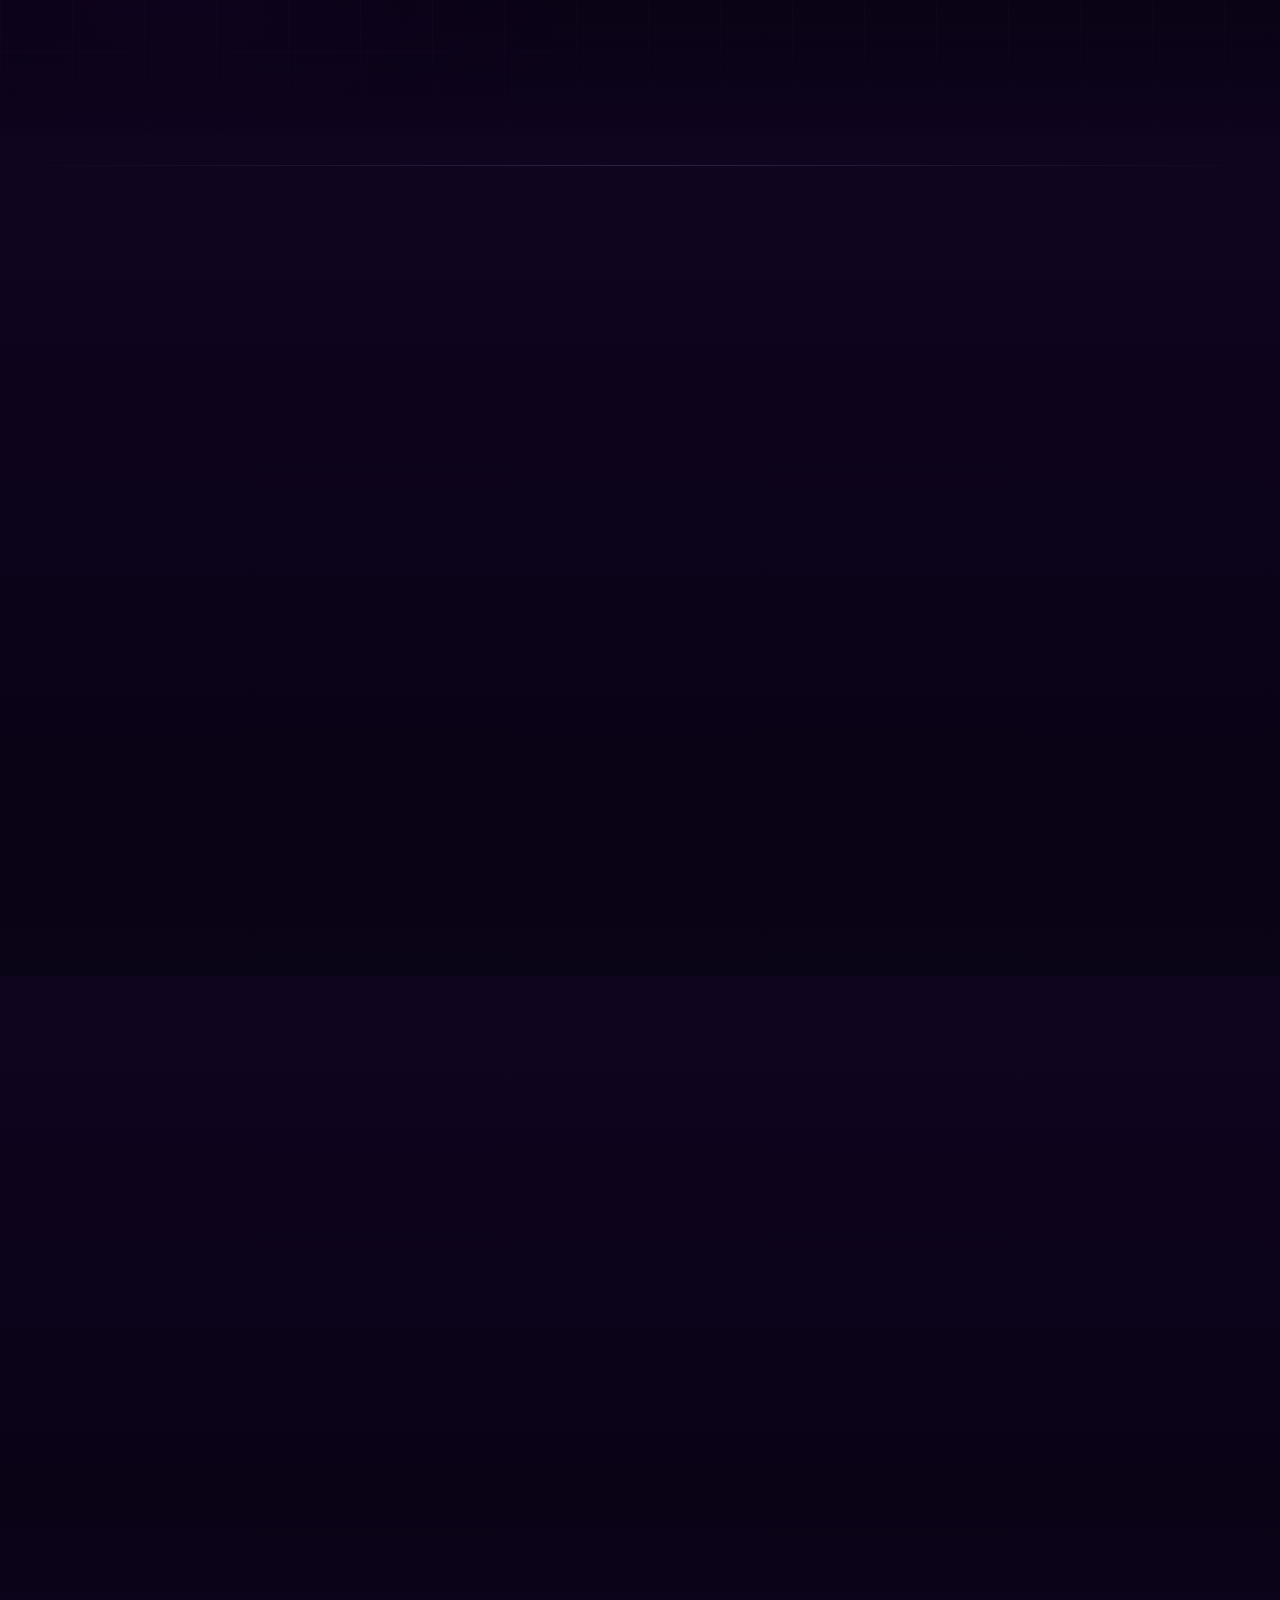
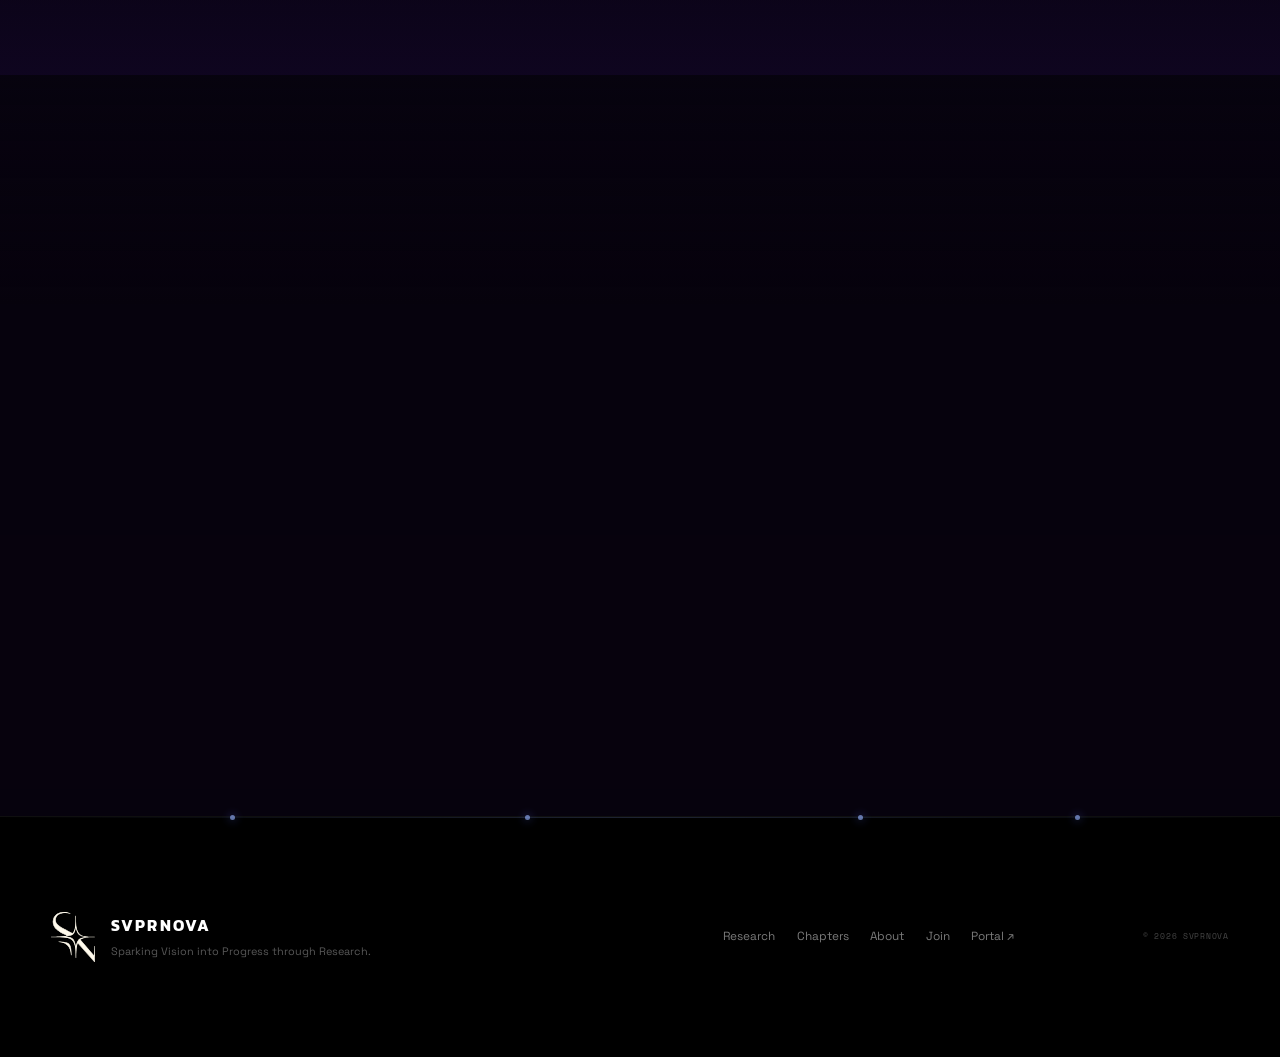
<file: join/index.html>
<!DOCTYPE html>
<html lang="en">
<head>
  <meta charset="UTF-8" />
  <meta name="viewport" content="width=device-width, initial-scale=1.0" />
  <meta name="theme-color" content="#000000" />
  <script>
    (() => {
      const ua = navigator.userAgent || '';
      const mobileWebKit = /iP(?:hone|ad|od)/.test(ua) || (navigator.platform === 'MacIntel' && navigator.maxTouchPoints > 1);
      window.SVPR_RUNTIME = Object.assign(window.SVPR_RUNTIME || {}, { mobileWebKit });
      if (mobileWebKit) document.documentElement.classList.add('svpr-mobile-webkit');
    })();
  </script>
  <meta name="description" content="Join SVPRNOVA individually, build a University Chapter or Research Hub, or explore Institutional Access." />
  <title>Join — SVPRNOVA</title>
  <link rel="preconnect" href="https://fonts.googleapis.com" />
  <link rel="preconnect" href="https://fonts.gstatic.com" crossorigin />
  <link href="https://fonts.googleapis.com/css2?family=Kanit:wght@300;400;500;600;700&family=Space+Grotesk:wght@300;400;500;600;700&family=Space+Mono:wght@400;700&display=swap" rel="stylesheet" />
  <link rel="stylesheet" href="../style.css" />
</head>
<body class="site-launched route-join">
  <canvas id="space-canvas" aria-hidden="true"></canvas>
  <div class="page-noise" aria-hidden="true"></div>


  <header class="site-header" id="site-header">
    <a class="brand-lockup" href="/" data-route-link="home" aria-label="SVPRNOVA home">
      <img src="../assets/svprnova-mark-light.svg" alt="" />
      <span>SVPRNOVA</span>
    </a>

    <nav class="desktop-nav" aria-label="Primary navigation">
      <a href="/research">Research</a>
      <a href="/chapters">Chapters</a>
      <a href="/about">About</a>
      <a href="/join">Join</a>
    </nav>

    <div class="nav-actions">
      <a class="portal-link" href="https://svprnova.com/login">Portal <span aria-hidden="true">↗</span></a>
      <button class="menu-toggle" id="menu-toggle" type="button" aria-label="Open navigation" aria-expanded="false">
        <span></span><span></span>
      </button>
    </div>
  </header>

  <div class="mobile-menu" id="mobile-menu" aria-hidden="true">
    <a href="/research">Research</a>
    <a href="/chapters">Chapters</a>
    <a href="/about">About</a>
    <a href="/join">Join</a>
    <a href="https://svprnova.com/login">Portal ↗</a>
  </div>

  <main id="home-view" class="route-view" data-route="home">
    <section class="hero environment-cosmic" data-star-density="1">
      <div class="hero-nebula" aria-hidden="true"></div>
      <div class="hero-orbit hero-orbit-a" aria-hidden="true"></div>
      <div class="hero-orbit hero-orbit-b" aria-hidden="true"></div>

      <div class="hero-stage">
        <div class="hero-mark-wrap" id="hero-mark-wrap" data-parallax-depth="1.2" aria-hidden="true">
          <div class="hero-lens-flare">
            <span class="lens-beam lens-beam-x"></span>
            <span class="lens-beam lens-beam-y"></span>
            <span class="lens-orb lens-orb-1"></span>
            <span class="lens-orb lens-orb-2"></span>
            <span class="lens-orb lens-orb-3"></span>
          </div>
          <div class="stellar-flare flare-a"></div>
          <div class="stellar-flare flare-b"></div>
          <div class="stellar-flare flare-c"></div>
          <img class="hero-mark" src="../assets/svprnova-mark-light.svg" alt="" />
        </div>

        <div class="hero-title-lockup reveal-on-load" id="hero-title-lockup" data-parallax-depth=".82">
          <h1>SVPRNOVA</h1>
          <p class="hero-slogan">Sparking Vision into Progress through Research.</p>
        </div>

        <div class="hero-content reveal-on-load" id="hero-content" data-parallax-depth=".82">
          <p class="hero-description">A student-driven research organization built for ambitious questions, interdisciplinary discovery, and ideas that move beyond the classroom.</p>
          <div class="hero-actions">
            <a class="button button-primary" href="/research">Explore our research <span>→</span></a>
            <a class="button button-ghost" href="/join">Join the network <span>→</span></a>
          </div>
        </div>
      </div>

      <div class="scroll-cue" aria-hidden="true">
        <span class="mono">SCROLL TO DISCOVER</span>
        <i></i>
      </div>
      <div class="cosmos-to-structure" aria-hidden="true"></div>
    </section>

    <section class="mission tech-section" id="mission">
      <div class="tech-grid" aria-hidden="true"></div>
      <div class="technical-orbit technical-orbit-a" aria-hidden="true"></div>
      <div class="technical-orbit technical-orbit-b" aria-hidden="true"></div>
      <div class="comet comet-one" aria-hidden="true"></div>

      <div class="section-shell mission-grid">
        <div class="mission-copy reveal">
          <p class="eyebrow mono">OUR MISSION</p>
          <h2>Ambitious ideas<br /><em>shouldn't have to wait.</em></h2>
        </div>
        <div class="mission-detail reveal">
          <span class="coordinate mono">41.8781° N / 87.6298° W / ORIGIN: NORTHWESTERN</span>
          <p>Young people should not have to wait until graduate school, industry, or later stages of their careers to pursue meaningful discoveries.</p>
          <p>SVPRNOVA brings students across disciplines together to identify important questions, develop original research, build experimental systems, and turn promising ideas into real-world impact.</p>
          <a class="text-link" href="/about">Discover SVPRNOVA <span>→</span></a>
        </div>
      </div>

      <div class="formula-band" aria-hidden="true">
        <span class="mono">QUESTION</span><i></i><span class="mono">METHOD</span><i></i><span class="mono">DISCOVERY</span><i></i><span class="mono">IMPACT</span>
      </div>
    </section>

    <section class="pillars tech-section" id="about-preview">
      <div class="tech-grid tech-grid-soft" aria-hidden="true"></div>
      <div class="section-shell">
        <div class="section-intro reveal">
          <p class="eyebrow mono">HOW WE MOVE</p>
          <h2 class="question-consequence-heading"><span>From question</span><em>to consequence.</em></h2>
          <p>SVPRNOVA is designed as a research ecosystem: the work moves through a connected cycle of inquiry, construction, collaboration, and expansion.</p>
        </div>

        <div class="system-map reveal" id="system-map">
          <svg class="system-lines" viewBox="0 0 1000 620" preserveAspectRatio="none" aria-hidden="true">
            <path d="M500 310 L235 145" />
            <path d="M500 310 L765 145" />
            <path d="M500 310 L235 475" />
            <path d="M500 310 L765 475" />
            <circle cx="500" cy="310" r="58" />
          </svg>
          <div class="system-core">
            <img src="../assets/svprnova-mark-light.svg" alt="" />
            <span class="mono">SVPR</span>
          </div>
          <article class="system-node system-node-1">
            <span class="node-index mono">01</span><h3>Research</h3><p>Pursue questions worth answering.</p>
          </article>
          <article class="system-node system-node-2">
            <span class="node-index mono">02</span><h3>Build</h3><p>Turn theory into evidence.</p>
          </article>
          <article class="system-node system-node-3">
            <span class="node-index mono">03</span><h3>Collaborate</h3><p>Cross disciplines by design.</p>
          </article>
          <article class="system-node system-node-4">
            <span class="node-index mono">04</span><h3>Expand</h3><p>Grow a research ecosystem.</p>
          </article>
        </div>
      </div>
    </section>

    <section class="research tech-section" id="research">
      <div class="tech-grid tech-grid-fade" aria-hidden="true"></div>
      <div class="comet comet-two" aria-hidden="true"></div>
      <div class="section-shell">
        <header class="research-header reveal">
          <div>
            <p class="eyebrow mono">ACTIVE RESEARCH</p>
            <h2>Questions worth<br /><em>pursuing.</em></h2>
          </div>
          <p>Our research begins with student-originated questions and grows through interdisciplinary teams, mathematical frameworks, simulations, experiments, and analysis.</p>
        </header>

        <article class="research-exhibit reveal">
          <div class="research-visual" aria-hidden="true">
            <canvas id="spectrum-canvas"></canvas>
            <div class="spectrum-label mono">LIVE SYSTEM / SPECTRUM</div>
            <div class="spectrum-axis spectrum-axis-x"></div>
            <div class="spectrum-axis spectrum-axis-y"></div>
          </div>
          <div class="research-copy">
            <div class="research-number mono">001 / FLAGSHIP INITIATIVE</div>
            <h3>Spectrum</h3>
            <p class="research-lede">An interdisciplinary, campus-scale experiment combining game theory, network science, behavioral science, data analysis, simulation, and strategic decision-making.</p>
            <p>The project serves as an early proof of concept for SVPRNOVA's broader model of student-originated, collaborative research.</p>
            <div class="tag-row">
              <span>Game Theory</span><span>Network Science</span><span>Behavior</span><span>Simulation</span><span>Data</span>
            </div>
            <a class="text-link" href="/research#spectrum">Explore Spectrum <span>→</span></a>
          </div>
        </article>
      </div>
      <div class="structure-to-cosmos" aria-hidden="true">
        <span class="morph-node morph-node-a"></span><span class="morph-node morph-node-b"></span><span class="morph-node morph-node-c"></span>
      </div>
    </section>

    <section class="constellation environment-cosmic" id="constellation">
      <div class="constellation-vignette" aria-hidden="true"></div>
      <div class="section-shell constellation-shell">
        <header class="constellation-copy reveal">
          <p class="eyebrow mono">THE CONSTELLATION</p>
          <h2>Research grows<br />through <em>connection.</em></h2>
          <p>SVPRNOVA's vision extends beyond a single university: an interconnected network where chapters originate research locally and share knowledge, talent, infrastructure, and opportunity across institutions.</p>
          <a class="text-link light-link" href="/chapters">Explore chapters <span>→</span></a>
        </header>

        <div class="constellation-map reveal" id="constellation-map" aria-label="SVPRNOVA constellation network visualization">
          <svg class="constellation-lines" id="constellation-lines" viewBox="0 0 1000 680" preserveAspectRatio="none" aria-hidden="true"></svg>
          <div class="constellation-core" data-x="50" data-y="48" data-depth="0.24">
            <div class="core-glow"></div>
            <img src="../assets/svprnova-mark-light.svg" alt="SVPRNOVA" />
            <span class="mono">SVPRNOVA / CORE</span>
          </div>
          <button class="constellation-node chapter-node" style="--x:19;--y:31" data-x="19" data-y="31" data-depth="0.31" type="button">
            <i></i><span class="mono">FOUNDING CHAPTER</span><strong>Northwestern University</strong>
          </button>
          <button class="constellation-node concept-node" style="--x:79;--y:24" data-x="79" data-y="24" data-depth="0.18" type="button">
            <i></i><span class="mono">NETWORK</span><strong>Shared Knowledge</strong>
          </button>
          <button class="constellation-node concept-node" style="--x:83;--y:58" data-x="83" data-y="58" data-depth="0.27" type="button">
            <i></i><span class="mono">NETWORK</span><strong>Collaboration</strong>
          </button>
          <button class="constellation-node concept-node" style="--x:25;--y:72" data-x="25" data-y="72" data-depth="0.15" type="button">
            <i></i><span class="mono">NETWORK</span><strong>Talent</strong>
          </button>
          <button class="constellation-node concept-node" style="--x:61;--y:78" data-x="61" data-y="78" data-depth="0.22" type="button">
            <i></i><span class="mono">NETWORK</span><strong>Infrastructure</strong>
          </button>
          <button class="constellation-node concept-node" style="--x:47;--y:15" data-x="47" data-y="15" data-depth="0.12" type="button">
            <i></i><span class="mono">NETWORK</span><strong>Opportunities</strong>
          </button>
        </div>
      </div>
    </section>

    <section class="join-section tech-section" id="join">
      <div class="join-orbit join-orbit-a" aria-hidden="true"></div>
      <div class="join-orbit join-orbit-b" aria-hidden="true"></div>
      <div class="section-shell">
        <header class="join-header reveal">
          <p class="eyebrow mono">WHY SVPRNOVA</p>
          <h2>Go further<br /><em>together.</em></h2>
          <p>Join an environment designed around doing the work: asking the question, assembling the team, building the system, and pursuing what the answer can become.</p>
        </header>

        <div class="benefit-grid">
          <article class="benefit reveal">
            <span class="benefit-index mono">01 / ORIGINATE</span>
            <h3>Lead work that begins with your questions.</h3>
            <p>Move beyond consuming existing curriculum and help define the problems, methods, and systems your team pursues.</p>
          </article>
          <article class="benefit reveal">
            <span class="benefit-index mono">02 / COLLABORATE</span>
            <h3>Find people who sharpen the idea.</h3>
            <p>Work across technical backgrounds and, as the network expands, across universities and research communities.</p>
          </article>
          <article class="benefit reveal">
            <span class="benefit-index mono">03 / TRANSLATE</span>
            <h3>Push discovery toward impact.</h3>
            <p>Develop research into publications, technologies, ventures, prototypes, or other meaningful outcomes.</p>
          </article>
        </div>
      </div>
    </section>

    <section class="final-cta" aria-labelledby="cta-title">
      <div class="cta-glow" aria-hidden="true"></div>
      <div class="section-shell cta-inner reveal">
        <img src="../assets/svprnova-mark-light.svg" alt="" />
        <p class="eyebrow mono">THE NEXT QUESTION STARTS HERE</p>
        <h2 id="cta-title">Spark vision<br />into <em>progress.</em></h2>
        <p>Find your place in the constellation—or help build the next one.</p>
        <div class="cta-actions">
          <a class="button button-primary" href="/join">Join SVPRNOVA <span>→</span></a>
          <a class="button button-ghost" href="/chapters">Explore chapters <span>→</span></a>
        </div>
        <a class="portal-small mono" href="https://svprnova.com/login">ALREADY A MEMBER? ENTER PORTAL ↗</a>
      </div>
    </section>
  </main>


  <main id="research-view" class="route-view research-page" data-route="research" hidden>
    <section class="research-page-hero environment-cosmic" id="research-top">
      <div class="research-hero-nebula" aria-hidden="true"></div>
      <div class="knowledge-field" id="knowledge-field" aria-hidden="true">
        <div class="knowledge-question" data-depth="1.0">
          <span class="knowledge-question-glow"></span>
          <i></i>
          <span class="mono">QUESTION</span>
        </div>
        <div class="knowledge-star ks-math" data-depth=".34"><i></i><span class="mono">MATHEMATICS</span></div>
        <div class="knowledge-star ks-compute" data-depth=".27"><i></i><span class="mono">COMPUTATION</span></div>
        <div class="knowledge-star ks-behavior" data-depth=".19"><i></i><span class="mono">BEHAVIOR</span></div>
        <div class="knowledge-star ks-natural" data-depth=".23"><i></i><span class="mono">NATURAL SCIENCES</span></div>
        <div class="knowledge-star ks-data" data-depth=".31"><i></i><span class="mono">DATA</span></div>
        <div class="knowledge-star ks-engineering" data-depth=".16"><i></i><span class="mono">ENGINEERING</span></div>
        <svg class="knowledge-lines" viewBox="0 0 1000 620" preserveAspectRatio="none">
          <path d="M500 310 L178 160"/><path d="M500 310 L786 132"/><path d="M500 310 L851 385"/>
          <path d="M500 310 L650 520"/><path d="M500 310 L262 495"/><path d="M500 310 L119 342"/>
          <path class="secondary" d="M178 160 L786 132"/><path class="secondary" d="M119 342 L262 495"/>
        </svg>
      </div>
      <div class="section-shell research-hero-copy reveal">
        <p class="eyebrow mono">SVPRNOVA / RESEARCH</p>
        <h1 class="route-hero-title"><span>Research begins</span><span>with a question.</span><em>Not a discipline.</em></h1>
        <p>We begin with what we want to understand. The mathematics, computation, experiments, people, tools, and fields required to reach an answer emerge from the question itself.</p>
        <a class="research-scroll-link mono" href="#spectrum">SEE THE MODEL IN MOTION <span>↓</span></a>
      </div>
      <div class="cosmos-to-structure research-cosmos-seam" aria-hidden="true"></div>
    </section>

    <section class="research-feature tech-section" id="spectrum">
      <div class="tech-grid" aria-hidden="true"></div>
      <div class="section-shell">
        <header class="research-page-heading reveal">
          <div>
            <p class="eyebrow mono">FLAGSHIP RESEARCH / 001</p>
            <h2>Spectrum</h2>
          </div>
          <p>SVPRNOVA's first flagship initiative is an interdisciplinary campus-scale experiment developed at Northwestern University. It serves as an early proof of concept for the broader research model.</p>
        </header>

        <div class="spectrum-case-grid">
          <div class="spectrum-case-visual spectrum-case-live reveal" aria-label="Live Spectrum prism visualization">
            <canvas id="spectrum-canvas-research" class="spectrum-canvas-shared" aria-hidden="true"></canvas>
            <div class="spectrum-label mono">LIVE SYSTEM / SPECTRUM</div>
            <div class="spectrum-axis spectrum-axis-x"></div>
            <div class="spectrum-axis spectrum-axis-y"></div>
            <div class="case-visual-caption mono">QUESTION → INTERACTION → RESPONSE → EMERGENT BEHAVIOR</div>
          </div>

          <div class="spectrum-case-copy reveal">
            <p class="spectrum-case-kicker mono">A QUESTION THAT REFUSED ONE FIELD</p>
            <h3>Interdisciplinary<br />by necessity.</h3>
            <p>Spectrum did not begin with a desire to conduct “game theory research” or “behavioral science research.” It began with a strategic question whose pursuit naturally demanded ideas from several fields.</p>
            <div class="spectrum-discipline-list">
              <span>Game Theory</span><span>Network Science</span><span>Behavioral Science</span><span>Data Analysis</span><span>Simulation</span><span>Strategic Decision-Making</span>
            </div>
            <div class="case-note">
              <span class="mono">WHY IT MATTERS</span>
              <p>The team developed the research questions, mathematical frameworks, simulations, experimental structure, and methods of analysis—an early example of SVPRNOVA's student-originated research ecosystem.</p>
            </div>
          </div>
        </div>
      </div>
    </section>

    <section class="research-areas tech-section" id="research-areas">
      <div class="tech-grid tech-grid-soft" aria-hidden="true"></div>
      <div class="section-shell">
        <div class="discipline-orbit reveal" id="discipline-orbit">
          <header class="areas-heading discipline-center-copy">
            <p class="eyebrow mono">DISCIPLINES ARE TOOLS</p>
            <h2>The question<br /><em>determines the field.</em></h2>
            <p>SVPRNOVA does not require a research question to stay inside one academic boundary. Researchers move through whatever bodies of knowledge the problem demands.</p>
          </header>
          <article class="discipline-node dn-math" tabindex="0"><div class="discipline-icons" aria-hidden="true"><span class="discipline-icon di-1"><svg viewBox="0 0 24 24"><path d="M5 5h14M5 19h14M8 5l8 7-8 7"/></svg></span><span class="discipline-icon di-2"><svg viewBox="0 0 24 24"><circle cx="7" cy="16" r="2"/><circle cx="12" cy="7" r="2"/><circle cx="18" cy="15" r="2"/><path d="M8.5 14.5l2.3-5.5M13.7 8.3l3 5.2M9 16h7"/></svg></span><span class="discipline-icon di-3"><svg viewBox="0 0 24 24"><path d="M5 17c3-9 5-9 7 0s4 9 7 0"/><path d="M4 12h16"/></svg></span></div><h3>Mathematics</h3><div class="discipline-topics" aria-hidden="true"><span class="discipline-topic dt-1">Game theory</span><span class="discipline-topic dt-2">Probability</span><span class="discipline-topic dt-3">Graph theory</span><span class="discipline-topic dt-4">Optimization</span><span class="discipline-topic dt-5">Modeling</span></div></article>
          <article class="discipline-node dn-cs" tabindex="0"><div class="discipline-icons" aria-hidden="true"><span class="discipline-icon di-1"><svg viewBox="0 0 24 24"><rect x="6" y="6" width="12" height="12" rx="2"/><path d="M9 2v4M15 2v4M9 18v4M15 18v4M2 9h4M2 15h4M18 9h4M18 15h4"/></svg></span><span class="discipline-icon di-2"><svg viewBox="0 0 24 24"><path d="M9 7l-5 5 5 5M15 7l5 5-5 5M13 4l-2 16"/></svg></span><span class="discipline-icon di-3"><svg viewBox="0 0 24 24"><circle cx="5" cy="12" r="2"/><circle cx="12" cy="6" r="2"/><circle cx="19" cy="12" r="2"/><circle cx="12" cy="18" r="2"/><path d="M7 11l3.4-3.5M13.6 7.5L17 11M17 13l-3.4 3.5M10.4 16.5L7 13"/></svg></span></div><h3>Computer Science</h3><div class="discipline-topics" aria-hidden="true"><span class="discipline-topic dt-1">Machine learning</span><span class="discipline-topic dt-2">Algorithms</span><span class="discipline-topic dt-3">Simulation</span><span class="discipline-topic dt-4">Software systems</span></div></article>
          <article class="discipline-node dn-behavior" tabindex="0"><div class="discipline-icons" aria-hidden="true"><span class="discipline-icon di-1"><svg viewBox="0 0 24 24"><path d="M9 19c-3-1-5-4-5-8a8 8 0 0116 0c0 4-2 7-5 8"/><path d="M9 19v-4a3 3 0 016 0v4M8 10h.01M16 10h.01"/></svg></span><span class="discipline-icon di-2"><svg viewBox="0 0 24 24"><circle cx="8" cy="9" r="3"/><circle cx="17" cy="8" r="2.5"/><path d="M3 20c.7-4 2.5-6 5-6s4.3 2 5 6M14 20c.5-3 1.6-4.5 3.5-4.5S20.5 17 21 20"/></svg></span><span class="discipline-icon di-3"><svg viewBox="0 0 24 24"><path d="M2 12s4-6 10-6 10 6 10 6-4 6-10 6S2 12 2 12z"/><circle cx="12" cy="12" r="2.5"/></svg></span></div><h3>Behavioral Sciences</h3><div class="discipline-topics" aria-hidden="true"><span class="discipline-topic dt-1">Decision-making</span><span class="discipline-topic dt-2">Incentives</span><span class="discipline-topic dt-3">Cognition</span><span class="discipline-topic dt-4">Social dynamics</span></div></article>
          <article class="discipline-node dn-engineering" tabindex="0"><div class="discipline-icons" aria-hidden="true"><span class="discipline-icon di-1"><svg viewBox="0 0 24 24"><circle cx="12" cy="12" r="3"/><path d="M12 2v3M12 19v3M2 12h3M19 12h3M4.9 4.9L7 7M17 17l2.1 2.1M19.1 4.9L17 7M7 17l-2.1 2.1"/></svg></span><span class="discipline-icon di-2"><svg viewBox="0 0 24 24"><path d="M14 5a5 5 0 00-6.8 6.8L3 16l5 5 4.2-4.2A5 5 0 0019 10l-3 3-3-3 3-3z"/></svg></span><span class="discipline-icon di-3"><svg viewBox="0 0 24 24"><path d="M4 18h16M6 18V9l6-5 6 5v9M9 18v-5h6v5"/></svg></span></div><h3>Engineering</h3><div class="discipline-topics" aria-hidden="true"><span class="discipline-topic dt-1">Experimental systems</span><span class="discipline-topic dt-2">Hardware</span><span class="discipline-topic dt-3">Prototypes</span><span class="discipline-topic dt-4">Applied design</span></div></article>
          <article class="discipline-node dn-data" tabindex="0"><div class="discipline-icons" aria-hidden="true"><span class="discipline-icon di-1"><svg viewBox="0 0 24 24"><ellipse cx="12" cy="5" rx="7" ry="3"/><path d="M5 5v6c0 1.7 3.1 3 7 3s7-1.3 7-3V5M5 11v6c0 1.7 3.1 3 7 3s7-1.3 7-3v-6"/></svg></span><span class="discipline-icon di-2"><svg viewBox="0 0 24 24"><path d="M4 19V9M10 19V5M16 19v-7M22 19V3"/></svg></span><span class="discipline-icon di-3"><svg viewBox="0 0 24 24"><path d="M3 17l5-5 4 3 8-9"/><path d="M16 6h4v4"/></svg></span></div><h3>Data Science</h3><div class="discipline-topics" aria-hidden="true"><span class="discipline-topic dt-1">Inference</span><span class="discipline-topic dt-2">Visualization</span><span class="discipline-topic dt-3">Modeling</span><span class="discipline-topic dt-4">Experimentation</span></div></article>
          <article class="discipline-node dn-natural" tabindex="0"><div class="discipline-icons" aria-hidden="true"><span class="discipline-icon di-1"><svg viewBox="0 0 24 24"><circle cx="12" cy="12" r="2"/><ellipse cx="12" cy="12" rx="9" ry="3.5"/><ellipse cx="12" cy="12" rx="9" ry="3.5" transform="rotate(60 12 12)"/><ellipse cx="12" cy="12" rx="9" ry="3.5" transform="rotate(120 12 12)"/></svg></span><span class="discipline-icon di-2"><svg viewBox="0 0 24 24"><path d="M12 21c5-4 7-9 6-17-8 1-13 5-14 11 3 2 5 3 8 1"/><path d="M7 17c3-3 6-5 10-7"/></svg></span><span class="discipline-icon di-3"><svg viewBox="0 0 24 24"><path d="M9 3h6M10 3v6l-5 9a2 2 0 002 3h10a2 2 0 002-3l-5-9V3"/><path d="M8 15h8"/></svg></span></div><h3>Natural Sciences</h3><div class="discipline-topics" aria-hidden="true"><span class="discipline-topic dt-1">Physics</span><span class="discipline-topic dt-2">Biology</span><span class="discipline-topic dt-3">Chemistry</span><span class="discipline-topic dt-4">Environmental science</span><span class="discipline-topic dt-5">Beyond</span></div></article>
          <svg class="discipline-lines" viewBox="0 0 1200 680" preserveAspectRatio="none" aria-hidden="true">
            <line x1="600" y1="340" x2="360" y2="205"/><line x1="600" y1="340" x2="600" y2="122"/><line x1="600" y1="340" x2="840" y2="205"/>
            <line x1="600" y1="340" x2="840" y2="475"/><line x1="600" y1="340" x2="600" y2="558"/><line x1="600" y1="340" x2="360" y2="475"/>
          </svg>
        </div>
      </div>
    </section>

    <section class="research-model" id="research-model">
      <div class="model-starfield" aria-hidden="true"></div>
      <div class="section-shell">
        <header class="model-heading reveal" data-model-depth=".16">
          <p class="eyebrow mono">THE SVPR RESEARCH MODEL</p>
          <h2 class="question-consequence-heading"><span>From question</span><em>to consequence.</em></h2>
          <p>Research is not a straight line. We begin with a question, trace the stars of existing human knowledge, connect what the problem requires, and follow the consequences of what we find.</p>
        </header>

        <div class="model-journey" id="model-journey">
          <svg class="model-path" viewBox="0 0 1200 1420" preserveAspectRatio="none" aria-hidden="true">
            <path d="M205 165 C455 205 855 290 950 405 C1035 515 300 640 270 805 C245 945 845 1000 965 1195"/>
            <path class="branch" d="M950 405 C860 330 745 250 650 220"/><path class="branch" d="M270 805 C440 900 520 958 620 1040"/>
            <path class="branch" d="M270 805 C182 930 150 1010 112 1100"/>
          </svg>

          <article class="model-step ms-question reveal" data-model-depth=".36">
            <span class="model-index mono">01 / QUESTION</span><i class="model-star"></i>
            <h3>What do we want to understand?</h3>
            <p>Students identify questions worth pursuing—not because they were assigned, but because the answer may reveal something meaningful.</p>
          </article>

          <article class="model-step ms-trace reveal" data-model-depth=".24">
            <span class="model-index mono">02 / TRACE</span><i class="model-star"></i>
            <h3>Navigate what humanity already knows.</h3>
            <p>Trace through literature, mathematical frameworks, datasets, known technologies, experiments, software, accessible resources, and people across the research network.</p>
            <div class="trace-stars mono"><span>PAPERS</span><span>THEORY</span><span>DATA</span><span>TOOLS</span><span>PEOPLE</span></div>
          </article>

          <article class="model-step ms-connect reveal" data-model-depth=".31">
            <span class="model-index mono">03 / CONNECT</span><i class="model-star"></i>
            <h3>Follow the question across disciplines.</h3>
            <p>A mathematical idea may require simulation. Simulation may reveal behavior. Behavior generates data. Data may suggest a system to build. The work becomes interdisciplinary because reality is interdisciplinary.</p>
          </article>

          <article class="model-step ms-consequence reveal" data-model-depth=".20">
            <span class="model-index mono">04 / CONSEQUENCE</span><i class="model-star"></i>
            <h3>An answer is not the only thing we find.</h3>
            <p>In reaching an answer to the original question, researchers may uncover methods, insights, applications, and entirely new questions along the way.</p>
            <div class="consequence-cluster">
              <span>ANSWER</span><span>INSIGHT</span><span>METHOD</span><span>APPLICATION</span><span>NEW QUESTION</span>
            </div>
          </article>

          <aside class="model-branch branch-insight mono" data-model-depth=".13">UNEXPECTED INSIGHT</aside>
          <aside class="model-branch branch-question mono" data-model-depth=".10">NEW QUESTION</aside>
          <aside class="model-branch branch-method mono" data-model-depth=".15">NEW METHOD</aside>
        </div>
      </div>
    </section>

    <section class="research-consequences tech-section" id="consequences">
      <div class="tech-grid tech-grid-fade" aria-hidden="true"></div>
      <div class="section-shell consequence-layout">
        <div class="consequence-copy reveal">
          <p class="eyebrow mono">WHERE RESEARCH CAN LEAD</p>
          <h2>An answer is<br />rarely the <em>end.</em></h2>
          <p>Depending on the question, future SVPRNOVA work may lead to mathematical results, publications, datasets, software, experimental systems, prototypes, technologies, ventures—or simply a better question than the one we began with.</p>
          <p class="prospective-note mono">POSSIBILITIES, NOT CLAIMED OUTPUTS</p>
        </div>
        <div class="outcome-field reveal" id="outcome-field" aria-label="Potential research outcomes">
          <span data-orbit-radius=".94" data-orbit-y=".46" data-orbit-speed=".000032" data-orbit-angle="0.18" data-orbit-tilt="-.18">DISCOVERIES</span>
          <span data-orbit-radius=".76" data-orbit-y=".82" data-orbit-speed="-.000047" data-orbit-angle="1.12" data-orbit-tilt=".42">PUBLICATIONS</span>
          <span data-orbit-radius=".34" data-orbit-y=".24" data-orbit-speed=".000094" data-orbit-angle="2.36" data-orbit-tilt=".72">METHODS</span>
          <span data-orbit-radius=".58" data-orbit-y=".54" data-orbit-speed="-.000061" data-orbit-angle="3.24" data-orbit-tilt="-.58">SOFTWARE</span>
          <span data-orbit-radius=".88" data-orbit-y=".69" data-orbit-speed=".000039" data-orbit-angle="4.12" data-orbit-tilt=".24">EXPERIMENTS</span>
          <span data-orbit-radius=".26" data-orbit-y=".58" data-orbit-speed="-.000106" data-orbit-angle="4.96" data-orbit-tilt="-.34">PROTOTYPES</span>
          <span data-orbit-radius=".68" data-orbit-y=".31" data-orbit-speed=".000056" data-orbit-angle="5.68" data-orbit-tilt=".88">TECHNOLOGIES</span>
          <span data-orbit-radius=".47" data-orbit-y=".88" data-orbit-speed="-.000043" data-orbit-angle="6.30" data-orbit-tilt="-.72">NEW QUESTIONS</span>
        </div>
      </div>
    </section>

    <section class="research-cta environment-cosmic" id="research-cta">
      <div class="research-cta-star" aria-hidden="true"><i></i></div>
      <div class="section-shell research-cta-inner reveal">
        <img class="research-cta-logo" src="../assets/svprnova-mark-light.svg" alt="" />
        <p class="eyebrow mono">BEGIN WITH CURIOSITY</p>
        <h2>The next project starts<br />with a <em>question.</em></h2>
        <p>What would you pursue if you did not have to wait to begin?</p>
        <div class="cta-actions">
          <a class="button button-primary" href="/join">Bring a question <span>→</span></a>
          <a class="button button-ghost" href="#spectrum">Revisit Spectrum <span>↑</span></a>
        </div>
      </div>
    </section>
  </main>

  <main id="chapters-view" class="route-view chapters-page chapters-v32" data-route="chapters" hidden>
    <section class="chapters-v32-scene environment-cosmic" id="chapters-top" aria-labelledby="chapters-v32-title">
      <div class="chapters-v32-nebula chapters-v32-nebula-a" aria-hidden="true"></div>
      <div class="chapters-v32-nebula chapters-v32-nebula-b" aria-hidden="true"></div>
      <svg class="chapters-v32-lines" id="chapters-v32-lines" viewBox="0 0 1000 3400" preserveAspectRatio="none" aria-hidden="true"></svg>

      <header class="chapters-v32-intro chapter-v32-reveal" data-chapter-depth=".08">
        <p class="eyebrow mono">SVPRNOVA / CHAPTERS</p>
        <h1 id="chapters-v32-title"><span>Innumerable stars.</span><em>One Constellation.</em></h1>
        <p>A local SVPRNOVA community gives researchers a place to belong, organize, and build together. The wider network of SVPRNOVA Constellation gives their questions somewhere far larger to go. Every local community connects into the same larger constellation of people, projects, questions, and knowledge.</p>
      </header>

      <!-- Network / platform cluster -->
      <div class="chapter-v32-node chapter-v32-core" id="ch-c0" style="--x:62;--y:15" data-node-id="C0" data-chapter-depth=".28">
        <span class="chapter-v32-aura"></span><i class="chapter-v32-dot"></i>
        <strong>SVPRNOVA Constellation</strong><span class="mono">THE NETWORK</span>
      </div>
      <div class="chapter-v32-node chapter-v32-platform" id="ch-c1" style="--x:71;--y:20" data-node-id="C1" data-chapter-depth=".34">
        <span class="chapter-v32-aura"></span><i class="chapter-v32-dot"></i>
        <strong>SVPRNOVA.com</strong><span class="mono">NETWORK PLATFORM</span>
      </div>
      <div class="chapter-v32-node" style="--x:48;--y:8" data-node-id="C2" data-chapter-depth=".15"><i class="chapter-v32-dot"></i><strong>Researchers</strong></div>
      <div class="chapter-v32-node" style="--x:64;--y:6" data-node-id="C3" data-chapter-depth=".12"><i class="chapter-v32-dot"></i><strong>Questions</strong></div>
      <div class="chapter-v32-node chapter-v32-node-medium" style="--x:81;--y:11" data-node-id="C4" data-chapter-depth=".21"><i class="chapter-v32-dot"></i><strong>Projects</strong></div>
      <div class="chapter-v32-node" style="--x:41;--y:16" data-node-id="C5" data-chapter-depth=".10"><i class="chapter-v32-dot"></i><strong>Knowledge</strong></div>
      <div class="chapter-v32-node" style="--x:86;--y:21" data-node-id="C6" data-chapter-depth=".18"><i class="chapter-v32-dot"></i><strong>Community</strong></div>
      <div class="chapter-v32-node" style="--x:74;--y:26" data-node-id="C7" data-chapter-depth=".13"><i class="chapter-v32-dot"></i><strong>Events</strong></div>
      <div class="chapter-v32-node" style="--x:54;--y:26" data-node-id="C8" data-chapter-depth=".16"><i class="chapter-v32-dot"></i><strong>Competitions</strong></div>
      <div class="chapter-v32-node" style="--x:34;--y:23" data-node-id="C9" data-chapter-depth=".11"><i class="chapter-v32-dot"></i><strong>Experience</strong></div>
      <div class="chapter-v32-node chapter-v32-node-faint" style="--x:92;--y:15" data-node-id="C10" data-chapter-depth=".08"><i class="chapter-v32-dot"></i><strong>Opportunities</strong></div>

      <div class="chapters-v32-whisper chapter-v32-reveal mono" style="--x:17;--y:28" data-chapter-depth=".05">LOCAL COMMUNITY ≠ LOCAL LIMIT</div>

      <!-- University chapter editorial copy -->
      <article class="chapters-v32-copy chapters-v32-university-copy chapter-v32-reveal" data-chapter-depth=".045">
        <p class="eyebrow mono">UNIVERSITY CHAPTERS</p>
        <h2>The collegiate backbone<br />of the <em>network.</em></h2>
        <p>University Chapters are SVPRNOVA's formally organized collegiate communities: student-led groups that can originate research locally while participating in a wider inter-university research ecosystem.</p>
      </article>

      <!-- University cluster -->
      <div class="chapter-v32-node chapter-v32-cluster-core" style="--x:31;--y:40" data-node-id="U0" data-chapter-depth=".25"><span class="chapter-v32-aura"></span><i class="chapter-v32-dot"></i><strong>University Chapters</strong><span class="mono">COLLEGIATE NETWORK</span></div>
      <div class="chapter-v32-node chapter-v32-northwestern" style="--x:20;--y:47" data-node-id="U1" data-chapter-depth=".31"><span class="chapter-v32-aura"></span><i class="chapter-v32-dot"></i><strong>Northwestern University</strong><span class="mono">001 / FOUNDING + FLAGSHIP</span></div>
      <div class="chapter-v32-node chapter-v32-future" style="--x:42;--y:48" data-node-id="U2" data-chapter-depth=".10"><i class="chapter-v32-dot"></i><strong>Future Chapter</strong></div>
      <div class="chapter-v32-node chapter-v32-future" style="--x:48;--y:40" data-node-id="U3" data-chapter-depth=".12"><i class="chapter-v32-dot"></i><strong>Future Chapter</strong></div>
      <div class="chapter-v32-node chapter-v32-future" style="--x:35;--y:54" data-node-id="U4" data-chapter-depth=".09"><i class="chapter-v32-dot"></i><strong>Future Chapter</strong></div>
      <div class="chapter-v32-node" style="--x:13;--y:36" data-node-id="U5" data-chapter-depth=".16"><i class="chapter-v32-dot"></i><strong>Professors</strong></div>
      <div class="chapter-v32-node" style="--x:22;--y:32" data-node-id="U6" data-chapter-depth=".13"><i class="chapter-v32-dot"></i><strong>Students</strong></div>
      <div class="chapter-v32-node" style="--x:37;--y:33" data-node-id="U7" data-chapter-depth=".11"><i class="chapter-v32-dot"></i><strong>Formal Study</strong></div>
      <div class="chapter-v32-node chapter-v32-node-medium" style="--x:52;--y:36" data-node-id="U8" data-chapter-depth=".19"><i class="chapter-v32-dot"></i><strong>Research Launchpad</strong></div>
      <div class="chapter-v32-node" style="--x:56;--y:46" data-node-id="U9" data-chapter-depth=".12"><i class="chapter-v32-dot"></i><strong>Campus Community</strong></div>
      <div class="chapter-v32-node chapter-v32-node-faint" style="--x:13;--y:56" data-node-id="U10" data-chapter-depth=".08"><i class="chapter-v32-dot"></i><strong>Laboratories</strong></div>
      <div class="chapter-v32-node" style="--x:28;--y:59" data-node-id="U11" data-chapter-depth=".14"><i class="chapter-v32-dot"></i><strong>Interdisciplinary Teams</strong></div>
      <div class="chapter-v32-node chapter-v32-node-medium" style="--x:49;--y:57" data-node-id="U12" data-chapter-depth=".18"><i class="chapter-v32-dot"></i><strong>Inter-University Collaboration</strong></div>

      <aside class="chapter-v32-annotation chapter-v32-annotation-a chapter-v32-reveal" data-chapter-depth=".04"><span class="mono">01 / ORIGINATE LOCALLY</span><p>Build student-led research initiatives around questions emerging from the campus community.</p></aside>
      <aside class="chapter-v32-annotation chapter-v32-annotation-b chapter-v32-reveal" data-chapter-depth=".05"><span class="mono">02 / COLLABORATE OUTWARD</span><p>Connect researchers and projects across universities as the chapter network grows.</p></aside>
      <aside class="chapter-v32-annotation chapter-v32-annotation-c chapter-v32-reveal" data-chapter-depth=".035"><span class="mono">03 / REPRESENT THE NETWORK</span><p>University Chapters form the collegiate structure for future inter-university initiatives, leadership, and conventions.</p></aside>

      <!-- Research Hub editorial copy -->
      <article class="chapters-v32-copy chapters-v32-hub-copy chapter-v32-reveal" data-chapter-depth=".045">
        <p class="eyebrow mono">RESEARCH HUBS</p>
        <h2>Research opportunity<br />should not depend on<br /><em>where you study.</em></h2>
        <p>Research Hubs extend SVPRNOVA beyond universities. They provide a local identity for researchers organized through schools, districts, libraries, community STEM organizations, youth groups, and other communities while keeping them connected to the wider SVPRNOVA network.</p>
        <p>The local home can change, while access to collaborators, projects, knowledge, and research opportunity remains network-wide.</p>
      </article>

      <!-- Research Hub cluster -->
      <div class="chapter-v32-node chapter-v32-cluster-core chapter-v32-hub-core" style="--x:68;--y:72" data-node-id="H0" data-chapter-depth=".24"><span class="chapter-v32-aura"></span><i class="chapter-v32-dot"></i><strong>Research Hubs</strong><span class="mono">COMMUNITY NETWORK</span></div>
      <div class="chapter-v32-node" style="--x:82;--y:67" data-node-id="H1" data-chapter-depth=".12"><i class="chapter-v32-dot"></i><strong>Schools</strong></div>
      <div class="chapter-v32-node chapter-v32-node-medium" style="--x:90;--y:73" data-node-id="H2" data-chapter-depth=".16"><i class="chapter-v32-dot"></i><strong>School Districts</strong></div>
      <div class="chapter-v32-node" style="--x:80;--y:81" data-node-id="H3" data-chapter-depth=".10"><i class="chapter-v32-dot"></i><strong>Libraries</strong></div>
      <div class="chapter-v32-node chapter-v32-node-medium" style="--x:61;--y:84" data-node-id="H4" data-chapter-depth=".18"><i class="chapter-v32-dot"></i><strong>STEM Organizations</strong></div>
      <div class="chapter-v32-node" style="--x:49;--y:77" data-node-id="H5" data-chapter-depth=".14"><i class="chapter-v32-dot"></i><strong>Youth Groups</strong></div>
      <div class="chapter-v32-node chapter-v32-node-medium" style="--x:51;--y:68" data-node-id="H6" data-chapter-depth=".15"><i class="chapter-v32-dot"></i><strong>Local Communities</strong></div>
      <div class="chapter-v32-node" style="--x:72;--y:88" data-node-id="H7" data-chapter-depth=".11"><i class="chapter-v32-dot"></i><strong>Educators</strong></div>
      <div class="chapter-v32-node" style="--x:92;--y:86" data-node-id="H8" data-chapter-depth=".13"><i class="chapter-v32-dot"></i><strong>Community Researchers</strong></div>

      <div class="chapters-v32-endfade" aria-hidden="true"></div>
    </section>

    <section class="chapters-cta chapters-v32-cta environment-cosmic" id="chapters-cta">
      <div class="chapters-v32-cta-seam" aria-hidden="true"></div>
      <div class="chapters-cta-constellation" aria-hidden="true"><i></i><i></i><i></i><i></i><i></i></div>
      <div class="section-shell chapters-cta-inner chapter-v32-reveal">
        <img src="../assets/svprnova-mark-light.svg" alt="" />
        <p class="eyebrow mono">BUILD WHERE YOU ARE</p>
        <h2>Start <span>locally.</span><br />Connect <em>beyond it.</em></h2>
        <p>Bring SVPRNOVA into your university or community—and connect the researchers around you to something larger.</p>
        <div class="cta-actions">
          <a class="button button-primary" href="/join">Build with SVPRNOVA <span>→</span></a>
          <a class="button button-ghost" href="https://svprnova.com/login">Enter Portal <span>↗</span></a>
        </div>
      </div>
    </section>
  </main>



  <main id="about-view" class="route-view about-page" data-route="about" hidden>
      <section class="about-hero tech-section" id="about-hero">
        <div class="about-gradient-halo about-gradient-halo-a" aria-hidden="true"></div>
        <div class="about-gradient-halo about-gradient-halo-b" aria-hidden="true"></div>
        <div class="about-technical-traces" aria-hidden="true">
          <span class="mono">∂F/∂t = f(q, k, x)</span>
          <span class="mono">Q → K → A → D</span>
          <span class="mono">Σ inquiry · rigor · consequence</span>
        </div>
        <div class="section-shell about-hero-grid">
          <div class="about-hero-copy reveal">
            <p class="eyebrow mono">SVPRNOVA / ABOUT</p>
            <h1 class="route-hero-title"><span>SVPRNOVA is an expanding</span><em>student-driven research organization.</em></h1>
            <p class="about-lead">Built to help young researchers pursue ambitious questions, form interdisciplinary teams, and turn ideas into discovery and impact.</p>
          </div>
          <aside class="about-hero-panel reveal">
            <div class="about-panel-grid" aria-hidden="true"></div>
            <span class="mono about-panel-kicker">CURRENT FORM</span>
            <h2>Research community.<br /><em>Project ecosystem.</em><br />Network in motion.</h2>
            <p>SVPRNOVA exists today as a public-facing research organization and emerging constellation of researchers, projects, and local communities. It is designed to grow into a broader platform through which questions, people, and opportunities can connect.</p>
            <ul class="about-bullets mono">
              <li>QUESTION-FIRST</li>
              <li>INTERDISCIPLINARY</li>
              <li>STUDENT-DRIVEN</li>
              <li>CONSEQUENCE-ORIENTED</li>
            </ul>
          </aside>
        </div>
      </section>
  
      <section class="about-mission tech-section" id="about-mission">
        <div class="about-section-trace" aria-hidden="true"></div>
        <div class="section-shell about-two-column">
          <div class="about-column-major reveal">
            <p class="eyebrow mono">MISSION</p>
            <h2>Progress is a<br /><em>human endeavor.</em></h2>
          </div>
          <div class="about-column-copy reveal">
            <p><strong>SVPRNOVA exists to unite people through the relentless pursuit of scientific and technological progress.</strong></p>
            <p>We believe science is one of humanity's most powerful unifying languages. Across disciplines, institutions, communities, and borders, the pursuit of understanding gives us something shared: questions worth answering and a future worth building.</p>
            <p>SVPRNOVA creates an environment where imagination is paired with rigorous execution — where emerging researchers can pursue ambitious questions, develop ideas, build systems, and contribute to discoveries with real consequence.</p>
            <p>From mathematics and computation to energy, materials, engineering, the natural sciences, and fields not yet imagined, we seek progress wherever meaningful questions lead.</p>
          </div>
        </div>
        <div class="section-shell about-vision-band reveal">
          <div class="about-vision-card">
            <span class="mono">OUR VISION</span>
            <p>To help define a new generation of global scientific progress — one that inspires future innovators, accelerates world-changing discovery, and leaves an enduring legacy of human advancement.</p>
          </div>
        </div>
      </section>
  
      <section class="about-origin tech-section" id="about-origin">
        <div class="about-origin-grid" aria-hidden="true"></div>
        <div class="section-shell about-origin-layout">
          <div class="about-origin-copy reveal">
            <p class="eyebrow mono">ORIGIN</p>
            <h2><span>A question</span><em>about questions.</em></h2>
            <p>The idea behind SVPRNOVA began years before the organization itself. In high school, founder Nova Travis developed a deep fascination with mathematics — not simply with learning what was already known, but with following ideas, asking why, and discovering where a question might lead.</p>
            <p>At the same time, he noticed how many students encountered research: as monotonous busy work, predetermined procedures, or writing whose conclusion already seemed decided. But research, at its most fundamental level, is something far more expansive.</p>
            <p>The opportunity for meaningful research exists in almost every serious question — if students are given the environment, tools, people, and freedom necessary to pursue that opportunity well.</p>
          </div>
          <div class="about-question-cloud reveal">
            <div class="about-possibility-statement">
              <h3>Almost every meaningful question contains the possibility of research.</h3>
            </div>
            <div class="about-question-pill pill-a mono">Why does this happen?</div>
            <div class="about-question-pill pill-b mono">Could this work differently?</div>
            <div class="about-question-pill pill-c mono">What pattern is hiding here?</div>
            <div class="about-question-pill pill-d mono">Can this be built?</div>
            <div class="about-question-pill pill-e mono">What happens if we change this assumption?</div>
          </div>
        </div>
        <div class="section-shell about-learning-band reveal">
          <div class="about-learning-card">
            <p>The same realization led to a broader belief about education: knowledge becomes most powerful when it can be used. Traditional curricula often move from <span class="mono">Curriculum → Knowledge → Application</span>. SVPRNOVA experiments with the reverse: <span class="mono">Question → Necessary Knowledge → Application → Discovery → New Questions</span>.</p>
          </div>
        </div>
      </section>
  
      <section class="about-principles tech-section" id="about-principles">
        <div class="about-gradient-halo about-gradient-halo-c" aria-hidden="true"></div>
        <div class="section-shell about-principles-intro reveal">
          <p class="eyebrow mono">PRINCIPLES / PHILOSOPHY</p>
          <h2>Research should shape<br /><em>how learning lives.</em></h2>
          <p>SVPRNOVA is guided by a set of principles derived from its origin: questions first, learning in service of discovery, and serious inquiry accessible before the traditional gates of research are supposed to open.</p>
        </div>
        <div class="section-shell principles-manifesto">
          <article class="principle-item reveal">
            <span class="mono">01</span>
            <div><h3>Questions before disciplines.</h3><p>Start with what is worth understanding. Let the question determine which fields, methods, and people become necessary.</p></div>
          </article>
          <article class="principle-item reveal">
            <span class="mono">02</span>
            <div><h3>Learning should lead somewhere.</h3><p>Knowledge is not merely something to accumulate. Learning becomes powerful when it expands what we are capable of investigating, creating, and discovering.</p></div>
          </article>
          <article class="principle-item reveal">
            <span class="mono">03</span>
            <div><h3>Research is not reserved for later.</h3><p>Serious inquiry should not begin only after the right degree, title, institution, or career milestone. Capability grows through participation.</p></div>
          </article>
          <article class="principle-item reveal">
            <span class="mono">04</span>
            <div><h3>Imagination demands execution.</h3><p>Ambitious ideas matter, but ideas alone do not produce progress. Curiosity must meet rigor, experimentation, mathematics, engineering, evidence, iteration, and persistence.</p></div>
          </article>
          <article class="principle-item reveal">
            <span class="mono">05</span>
            <div><h3>Progress is collaborative.</h3><p>No person, field, university, or community contains every tool required to solve meaningful problems. Discovery accelerates when knowledge and people connect.</p></div>
          </article>
          <article class="principle-item reveal">
            <span class="mono">06</span>
            <div><h3>Every answer should create possibility.</h3><p>Research does not end when a question is answered. An answer can reveal a method, an application, a technology, another field, or a better question.</p></div>
          </article>
        </div>
      </section>
  
      <section class="about-people tech-section" id="about-people">
        <div class="section-shell about-people-grid">
          <div class="about-people-copy reveal">
            <p class="eyebrow mono">PEOPLE / 001</p>
            <h2>The people behind<br /><em>the constellation.</em></h2>
            <p>SVPRNOVA is still in its early stages. Its public-facing leadership begins with the founder who first articulated the questions, principles, and long-term vision from which the organization is growing.</p>
          </div>
          <article class="founder-card reveal">
            <div class="founder-photo-wrap">
              <div class="founder-photo-backdrop" aria-hidden="true"></div>
              <img src="../assets/nova-founder.png" alt="Portrait of Nova Travis" class="founder-photo" loading="lazy" decoding="async" />
              <a class="founder-site-button" href="https://novatravis.com" target="_blank" rel="noopener noreferrer"><span>novatravis.com</span><span aria-hidden="true">↗</span></a>
            </div>
            <div class="founder-copy">
              <span class="mono founder-role">FOUNDER</span>
              <h3>Nova Travis</h3>
              <p>Nova Travis founded SVPRNOVA after years of thinking about how research opportunity might be opened earlier, made more meaningful, and organized around the kinds of questions that naturally pull students across disciplines. His work on SVPRNOVA seeks to create an environment where curiosity, mathematics, execution, and community can combine into real discovery.</p>
              <ul class="founder-meta mono">
                <li>Northwestern University</li>
                <li>Founder, SVPRNOVA</li>
                <li>Question-first research philosophy</li>
              </ul>
            </div>
          </article>
        </div>
      </section>
    </main>


  <main id="join-view" class="route-view join-page" data-route="join" hidden>
    <section class="join-hero tech-section" id="join-top">
      <div class="join-hero-grid-bg" aria-hidden="true"></div>
      <div class="join-halo join-halo-a" aria-hidden="true"></div>
      <div class="join-halo join-halo-b" aria-hidden="true"></div>
      <div class="section-shell join-hero-layout">
        <div class="join-hero-copy reveal">
          <p class="eyebrow mono">SVPRNOVA / JOIN</p>
          <h1 class="route-hero-title"><span>There is more than one</span><em>way in.</em></h1>
          <p>You do not need to attend a particular university, belong to an existing chapter, or wait for a particular stage of your education to participate in SVPRNOVA. Join individually, build a research community where you are, or bring the network to an institution.</p>
        </div>

        <div class="join-route-console reveal" id="join-route-console" aria-label="Choose a path into SVPRNOVA">
          <div class="join-console-grid" aria-hidden="true"></div>
          <div class="join-console-core" id="join-console-core">
            <span class="mono">I WANT TO...</span>
          </div>
          <i class="join-guide-star" id="join-guide-star" aria-hidden="true"></i>
          <a class="join-route-node jrn-individual" href="#join-individual" data-join-route="INDIVIDUAL">
            <span class="mono">01</span><strong>Pursue research</strong><small>Join individually</small>
          </a>
          <a class="join-route-node jrn-community" href="#join-build" data-join-route="COMMUNITY">
            <span class="mono">02</span><strong>Build a community</strong><small>Chapter or Hub</small>
          </a>
          <a class="join-route-node jrn-institution" href="#join-institutional" data-join-route="INSTITUTION">
            <span class="mono">03</span><strong>Support a community</strong><small>Institutional Access</small>
          </a>
          <a class="join-route-node jrn-portal" href="https://svprnova.com/login" data-join-route="PORTAL">
            <span class="mono">04</span><strong>Return to SVPRNOVA</strong><small>Enter Portal ↗</small>
          </a>
          <svg class="join-route-lines" viewBox="0 0 700 520" preserveAspectRatio="none" aria-hidden="true">
            <path d="M350 260 C265 215 206 150 128 116" />
            <path d="M350 260 C440 210 500 148 578 116" />
            <path d="M350 260 C268 320 205 374 126 412" />
            <path d="M350 260 C438 319 504 374 580 412" />
          </svg>
          <div class="join-console-status mono" id="join-console-status">SELECT A PATH / NETWORK READY</div>
        </div>
      </div>
      <div class="join-hero-seam" aria-hidden="true"></div>
    </section>

    <section class="join-membership tech-section" id="join-individual">
      <div class="tech-grid tech-grid-soft" aria-hidden="true"></div>
      <div class="section-shell">
        <header class="join-section-heading reveal">
          <div>
            <p class="eyebrow mono">INDIVIDUAL MEMBERSHIP</p>
            <h2>Research is not<br /><em>reserved for later.</em></h2>
          </div>
          <p>Anyone should be able to enter SVPRNOVA with a question, an interest, or simply the desire to contribute. The platform is being built so that the core ability to participate in research remains free.</p>
        </header>

        <div class="membership-grid">
          <article class="membership-panel membership-free reveal">
            <div class="membership-panel-top">
              <span class="mono membership-index">CORE / FREE</span>
              <span class="membership-status mono">OPEN ACCESS</span>
            </div>
            <h3>Participate in the network.</h3>
            <p>Core membership is designed around access to people, projects, questions, and opportunities — not around a paywall.</p>
            <ul class="membership-feature-list">
              <li><i></i><span>Discover and join open research projects</span></li>
              <li><i></i><span>Participate in community discussions</span></li>
              <li><i></i><span>Build a research profile and identity</span></li>
              <li><i></i><span>Connect with collaborators across the network</span></li>
              <li><i></i><span>Discover research opportunities and resources</span></li>
              <li><i></i><span>Enter open events and competitions</span></li>
            </ul>
            <a class="button button-primary join-panel-button" href="https://svprnova.com/signup">Create an account <span>↗</span></a>
          </article>

          <article class="membership-panel membership-premium reveal">
            <div class="premium-scan" aria-hidden="true"></div>
            <div class="membership-panel-top">
              <span class="mono membership-index">GO FURTHER / PREMIUM</span>
              <span class="membership-status membership-status-planned mono">PLANNED</span>
            </div>
            <h3>Research infrastructure built around you.</h3>
            <p>Premium is intended to accelerate a researcher's path without making research participation itself exclusive.</p>
            <ul class="membership-feature-list">
              <li><i></i><span>Question-driven personalized learning pathways</span></li>
              <li><i></i><span>Advanced collaborator and resource matching</span></li>
              <li><i></i><span>Specialized learning and research resources</span></li>
              <li><i></i><span>Premium research competitions</span></li>
              <li><i></i><span>Advanced project tools as the platform develops</span></li>
            </ul>
            <a class="button button-ghost join-panel-button" href="https://svprnova.com/premium">Explore Premium <span>↗</span></a>
          </article>
        </div>
      </div>
    </section>

    <section class="join-pathway tech-section" id="join-pathway">
      <div class="join-pathway-glow" aria-hidden="true"></div>
      <div class="section-shell join-pathway-layout">
        <div class="join-pathway-copy reveal">
          <p class="eyebrow mono">QUESTION → PATHWAY</p>
          <h2>Begin with what you<br /><em>want to understand.</em></h2>
          <p>One planned Premium capability turns a question into a personalized route through the knowledge, people, literature, tools, projects, and opportunities that could help you pursue it.</p>
          <p class="join-planned-note mono">CONCEPT PREVIEW / PLATFORM IN DEVELOPMENT</p>
        </div>
        <div class="join-pathway-map reveal" id="join-pathway-map" aria-label="Example personalized research pathway">
          <svg class="join-pathway-lines" viewBox="0 0 760 610" preserveAspectRatio="none" aria-hidden="true">
            <path d="M380 305 L188 118"/><path d="M380 305 L388 82"/><path d="M380 305 L590 128"/>
            <path d="M380 305 L640 315"/><path d="M380 305 L570 508"/><path d="M380 305 L370 548"/><path d="M380 305 L160 498"/><path d="M380 305 L72 310"/>
            <path class="secondary" d="M188 118 L388 82"/><path class="secondary" d="M388 82 L590 128"/><path class="secondary" d="M590 128 L640 315"/>
            <path class="secondary" d="M160 498 L370 548"/><path class="secondary" d="M370 548 L570 508"/>
            <path class="secondary" d="M72 310 L188 118"/><path class="secondary" d="M72 310 L160 498"/>
          </svg>
          <div class="pathway-core" data-path-depth=".24">
            <span class="mono">QUESTION</span>
            <strong>Could artificial intelligence discover new mathematics?</strong>
          </div>
          <div class="pathway-node pn-a" data-path-depth=".14"><i></i><span>Linear Algebra</span></div>
          <div class="pathway-node pn-b" data-path-depth=".18"><i></i><span>Probability</span></div>
          <div class="pathway-node pn-c" data-path-depth=".22"><i></i><span>Neural Networks</span></div>
          <div class="pathway-node pn-d" data-path-depth=".15"><i></i><span>Literature</span></div>
          <div class="pathway-node pn-e" data-path-depth=".2"><i></i><span>Researchers</span></div>
          <div class="pathway-node pn-f" data-path-depth=".12"><i></i><span>Projects</span></div>
          <div class="pathway-node pn-g" data-path-depth=".19"><i></i><span>Mathematical Experimentation</span></div>
          <div class="pathway-node pn-h" data-path-depth=".16"><i></i><span>Philosophy</span></div>
          <div class="pathway-signal-layer" id="pathway-signal-layer" aria-hidden="true"></div>
        </div>
      </div>
    </section>

    <section class="join-build tech-section" id="join-build">
      <div class="tech-grid" aria-hidden="true"></div>
      <div class="section-shell">
        <header class="join-section-heading reveal">
          <div>
            <p class="eyebrow mono">BUILD TOGETHER</p>
            <h2>Give your community<br /><em>a place to research.</em></h2>
          </div>
          <p>Local communities give researchers a place to belong and organize. The wider SVPRNOVA network lets their work extend beyond that local boundary.</p>
        </header>
        <div class="join-community-grid">
          <article class="join-community-card reveal">
            <span class="mono">UNIVERSITY CHAPTER</span>
            <div class="community-symbol" aria-hidden="true"><i></i><i></i><i></i><i></i></div>
            <h3>Build a collegiate research community.</h3>
            <p>Formal student-led communities that originate research locally, form interdisciplinary teams, build campus research culture, and connect outward into the university network.</p>
            <a class="text-link" href="https://svprnova.com/chapters/start">Start a University Chapter <span>↗</span></a>
          </article>
          <article class="join-community-card reveal">
            <span class="mono">RESEARCH HUB</span>
            <div class="community-symbol community-symbol-hub" aria-hidden="true"><i></i><i></i><i></i><i></i><i></i></div>
            <h3>Build research around the community you already have.</h3>
            <p>A flexible local home for schools, districts, libraries, STEM organizations, youth groups, and other communities that want to organize researchers and connect them to the wider network.</p>
            <a class="text-link" href="https://svprnova.com/hubs/start">Start a Research Hub <span>↗</span></a>
          </article>
        </div>
        <p class="join-chapters-link mono reveal">NEED THE FULL NETWORK MODEL? <a href="/chapters">EXPLORE CHAPTERS + HUBS →</a></p>
      </div>
    </section>

    <section class="join-institutional tech-section" id="join-institutional">
      <div class="join-institutional-seam" aria-hidden="true"></div>
      <div class="section-shell join-institutional-layout">
        <div class="join-institutional-copy reveal">
          <p class="eyebrow mono">INSTITUTIONAL ACCESS</p>
          <h2>Open the network<br /><em>to everyone around you.</em></h2>
          <p>Individuals can access SVPRNOVA Premium independently. Institutions will also be able to provide enhanced SVPRNOVA access to participating students, educators, and researchers across their community.</p>
          <p class="institutional-distinction"><strong>Access and organizational status are separate.</strong> A Chapter or Hub can exist without purchasing Institutional Access, and an institution can support access without becoming a Chapter or Hub.</p>
          <a class="button button-primary" href="https://svprnova.com/institutional">Bring SVPRNOVA to an institution <span>↗</span></a>
        </div>
        <div class="institutional-map reveal" aria-hidden="true">
          <div class="institution-node institution-root"><span class="mono">INSTITUTION</span><strong>Institutional Access</strong></div>
          <svg class="institution-lines-svg" id="institution-lines-svg" aria-hidden="true"></svg>
          <div class="institution-flow-layer" id="institution-flow-layer" aria-hidden="true"></div>
          <div class="institution-person ip-a"><i></i><span>Student</span></div>
          <div class="institution-person ip-b"><i></i><span>Student</span></div>
          <div class="institution-person ip-c"><i></i><span>Educator</span></div>
          <div class="institution-person ip-d"><i></i><span>Researcher</span></div>
          <span class="institution-map-caption mono">ONE INSTITUTION / MANY RESEARCHERS / ONE NETWORK</span>
        </div>
      </div>
    </section>

    <section class="join-competitions tech-section" id="join-competitions">
      <div class="section-shell join-competition-layout">
        <div class="join-competition-copy reveal">
          <p class="eyebrow mono">COMPETE / COLLABORATE / DISCOVER</p>
          <h2>Turn a challenge into<br /><em>a discovery.</em></h2>
          <p>SVPRNOVA plans to host research challenges and competitions built around meaningful, open-ended problems rather than predetermined classroom exercises. Participants will develop approaches, test ideas, collaborate, and present what they discover.</p>
          <p>Some competitions can remain open to the entire network, while specialized programs may be available through Premium or Institutional Access.</p>
          <a class="text-link" href="https://svprnova.com/competitions">Explore competitions <span>↗</span></a>
        </div>
        <div class="competition-board reveal" aria-label="Planned SVPRNOVA competition formats">
          <div class="competition-card">
            <span class="mono">OPEN / NETWORK</span><strong>Open Research Challenge</strong><small>Free participation</small><i></i>
          </div>
          <div class="competition-card competition-card-premium">
            <span class="mono">SPECIALIZED / PREMIUM</span><strong>Focused Research Sprint</strong><small>Advanced challenge</small><i></i>
          </div>
          <div class="competition-card">
            <span class="mono">CROSS-COMMUNITY</span><strong>Chapter + Hub Challenge</strong><small>Collaborative research</small><i></i>
          </div>
          <div class="competition-board-state mono">PLANNED PROGRAM LAYER / FORMAT SUBJECT TO DEVELOPMENT</div>
        </div>
      </div>
    </section>

    <section class="join-next environment-cosmic" id="join-next">
      <div class="join-next-seam" aria-hidden="true"></div>
      <div class="section-shell join-next-inner reveal">
        <img src="../assets/svprnova-mark-light.svg" alt="" />
        <p class="eyebrow mono">YOUR NEXT MOVE</p>
        <h2>What do you want<br /><em>to build?</em></h2>
        <div class="join-next-grid">
          <a href="https://svprnova.com/signup"><span class="mono">01 / INDIVIDUAL</span><strong>Join SVPRNOVA</strong><small>Create an account ↗</small></a>
          <a href="https://svprnova.com/chapters/start"><span class="mono">02 / UNIVERSITY</span><strong>Start a Chapter</strong><small>Build on campus ↗</small></a>
          <a href="https://svprnova.com/hubs/start"><span class="mono">03 / COMMUNITY</span><strong>Start a Research Hub</strong><small>Build locally ↗</small></a>
          <a href="https://svprnova.com/institutional"><span class="mono">04 / INSTITUTION</span><strong>Institutional Access</strong><small>Support your community ↗</small></a>
        </div>
        <a class="portal-small mono" href="https://svprnova.com/login">ALREADY A MEMBER? ENTER PORTAL ↗</a>
      </div>
    </section>
  </main>

  <footer class="site-footer">
    <div class="footer-line" aria-hidden="true"><i></i><i></i><i></i><i></i></div>
    <div class="section-shell footer-inner">
      <div class="footer-brand">
        <img src="../assets/svprnova-mark-light.svg" alt="" />
        <div><strong>SVPRNOVA</strong><span>Sparking Vision into Progress through Research.</span></div>
      </div>
      <div class="footer-links">
        <a href="/research">Research</a><a href="/chapters">Chapters</a><a href="/about">About</a><a href="/join">Join</a><a href="https://svprnova.com/login">Portal ↗</a>
      </div>
      <p class="footer-copy mono">© <span id="year"></span> SVPRNOVA</p>
    </div>
  </footer>

  <button class="sound-control" id="sound-control" type="button" aria-label="Play SVPRNOVA score" aria-pressed="false">
    <span class="sound-bars" aria-hidden="true"><i></i><i></i><i></i><i></i></span>
    <span class="sound-label mono">PLAY SCORE</span>
  </button>
  <a class="sound-credit" id="sound-credit" href="https://open.spotify.com/artist/3JKtS3OZf6Wrio2MFBe2H6" target="_blank" rel="noopener noreferrer" aria-label="Music by Runox on Spotify">
    <img class="sound-credit-photo" src="../assets/runox-photo.png" alt="Runox artist photo" loading="lazy" decoding="async" />
    <span class="sound-credit-copy">
      <span class="sound-credit-kicker mono">MUSIC BY</span>
      <strong>Runox</strong>
      <span class="sound-credit-link mono">OPEN SPOTIFY ↗</span>
    </span>
  </a>
  <audio id="site-score" preload="metadata" loop playsinline>
    <source src="../assets/svprnova-score.mp3" type="audio/mpeg" />
  </audio>

  <script src="../siteData.js"></script>
  <script src="../spectrum.js"></script>
  <script src="../script.js"></script>
  <script src="../research.js"></script>
  <script src="../chapters.js"></script>
  <script src="../about.js"></script>
  <script src="../join.js"></script>
</body>
</html>
</file>
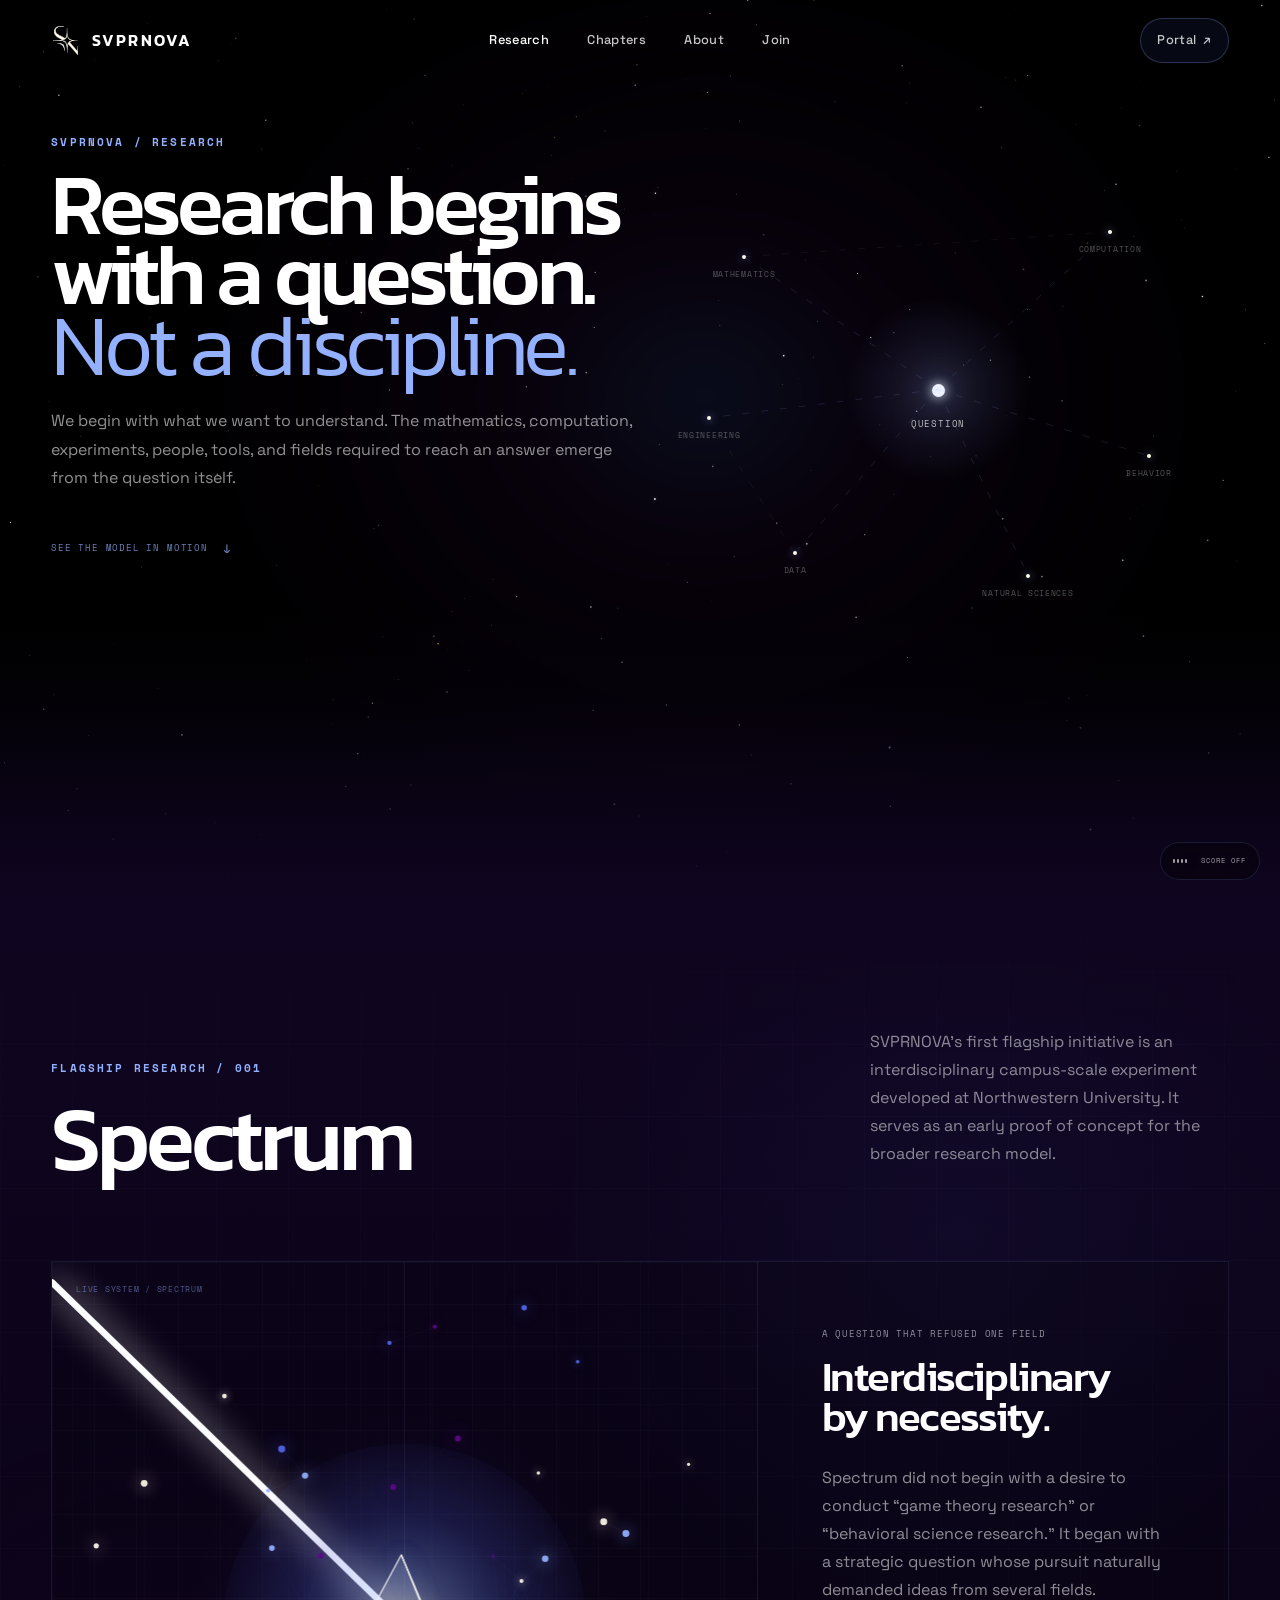
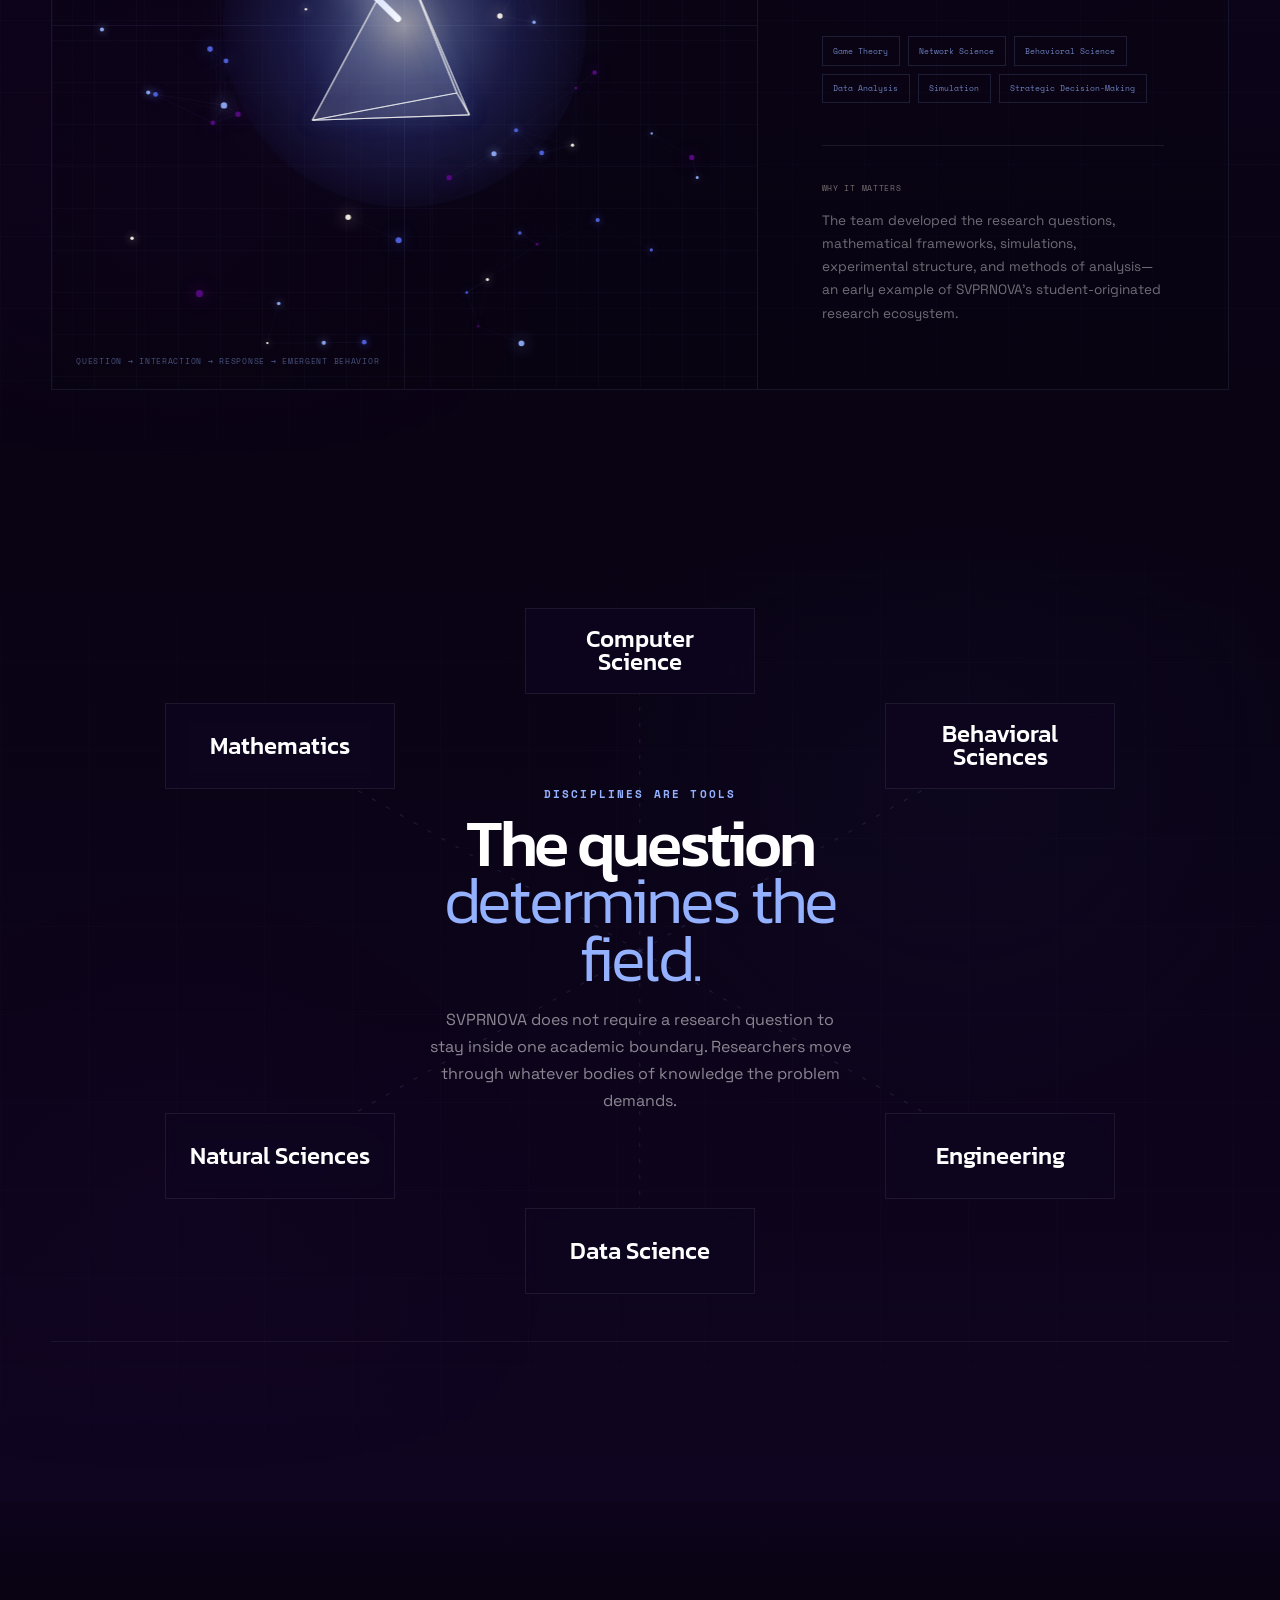
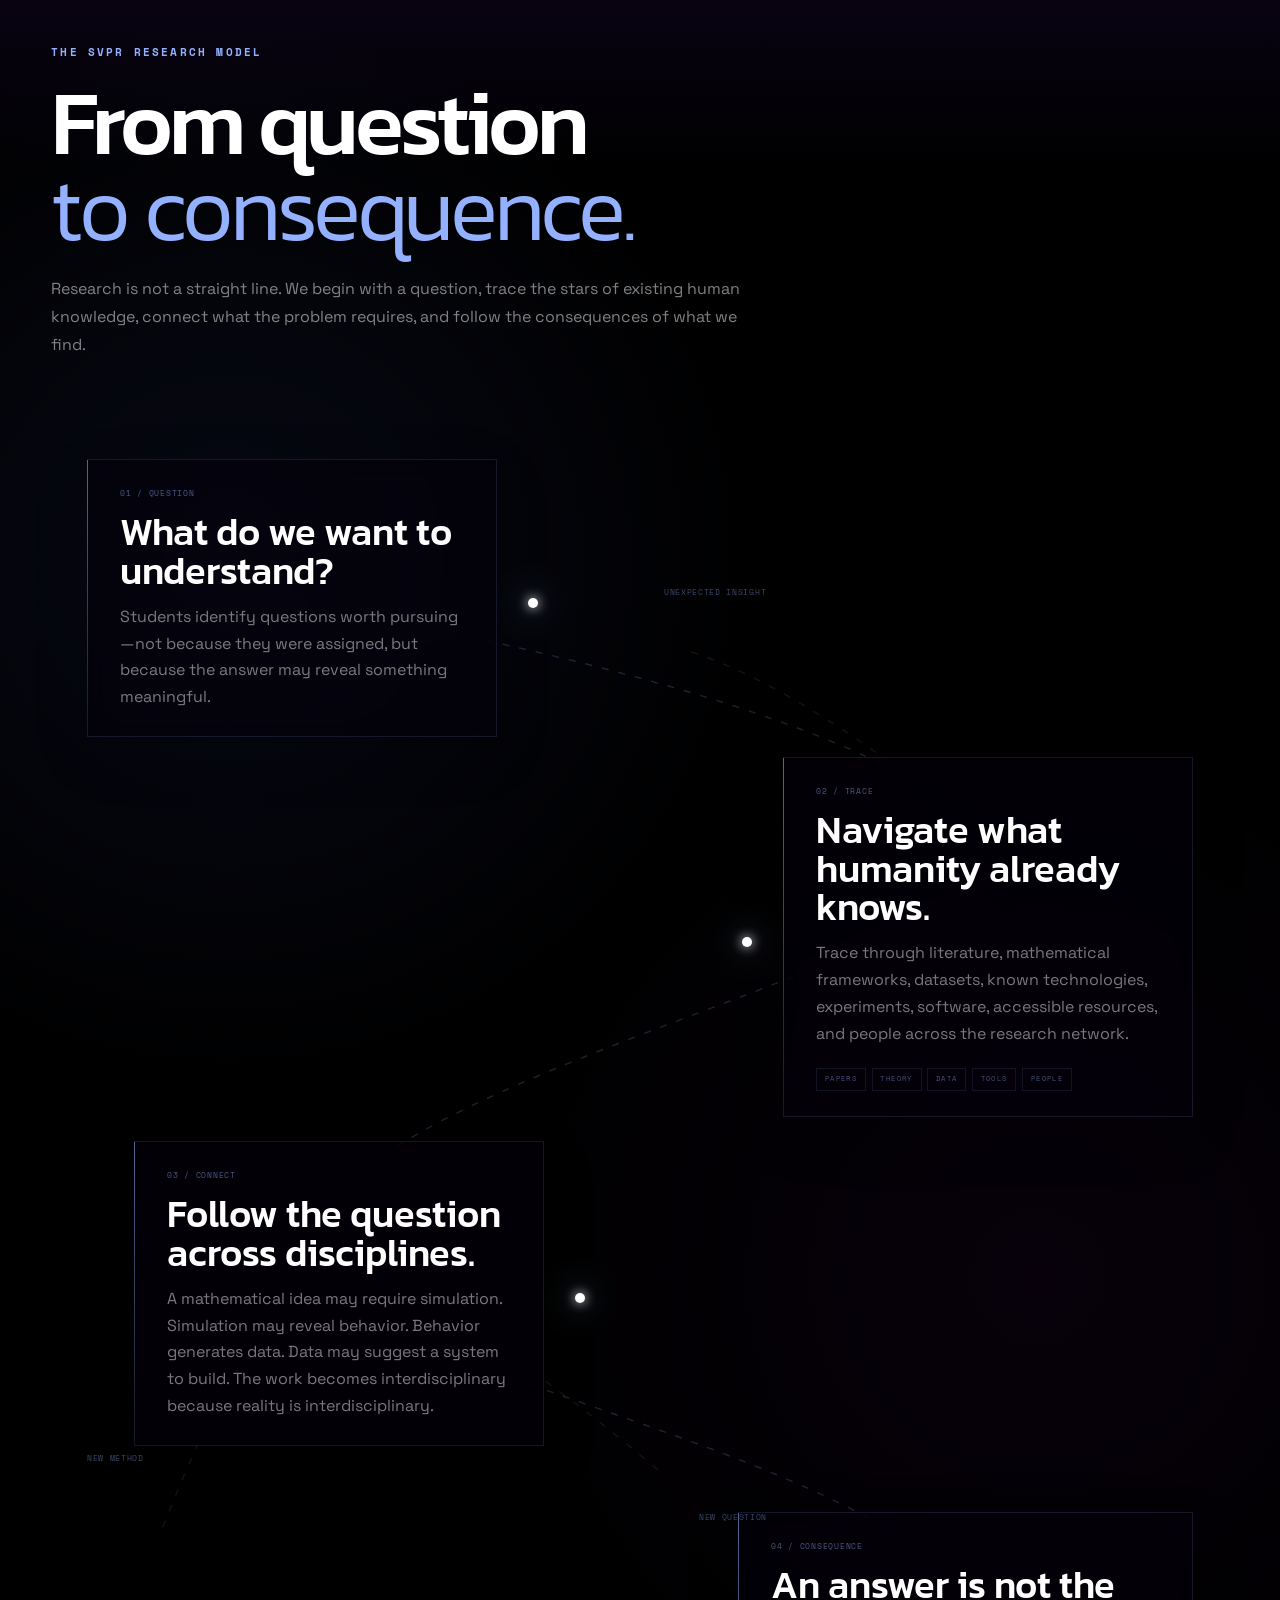
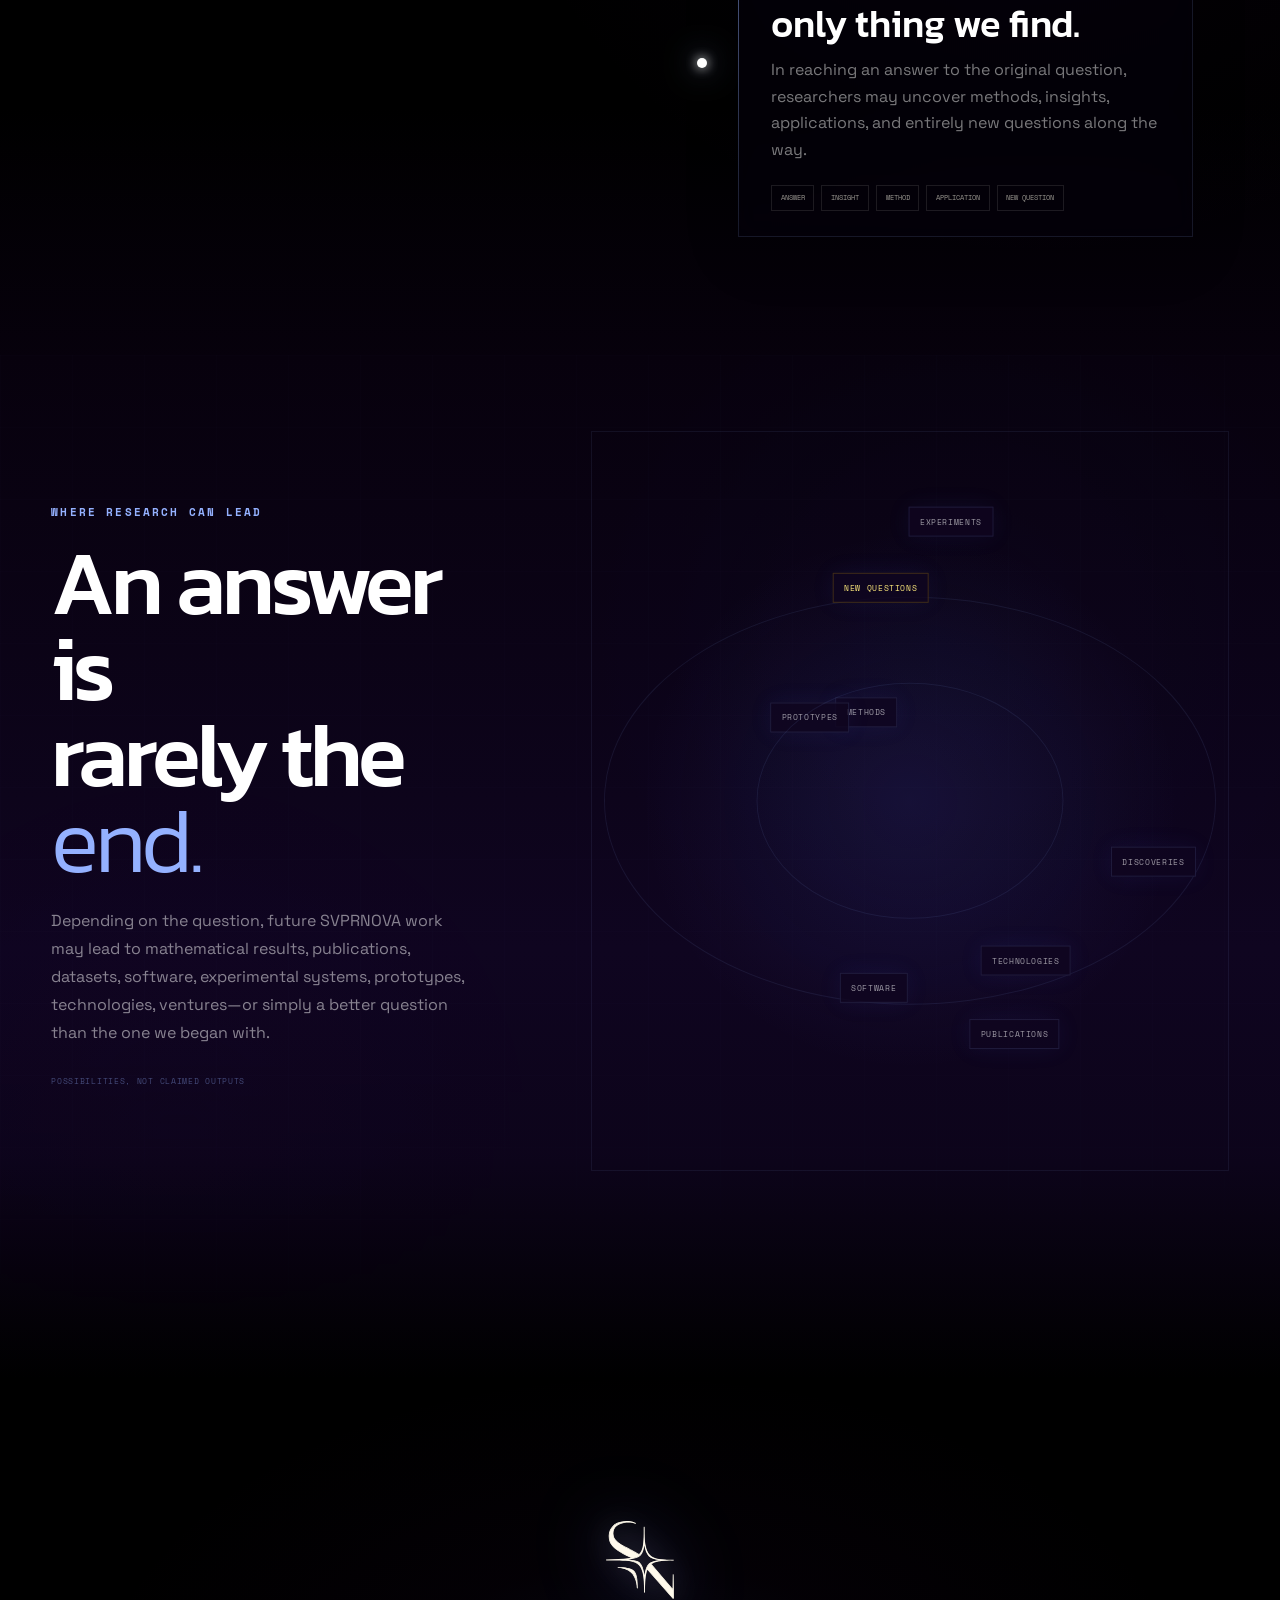
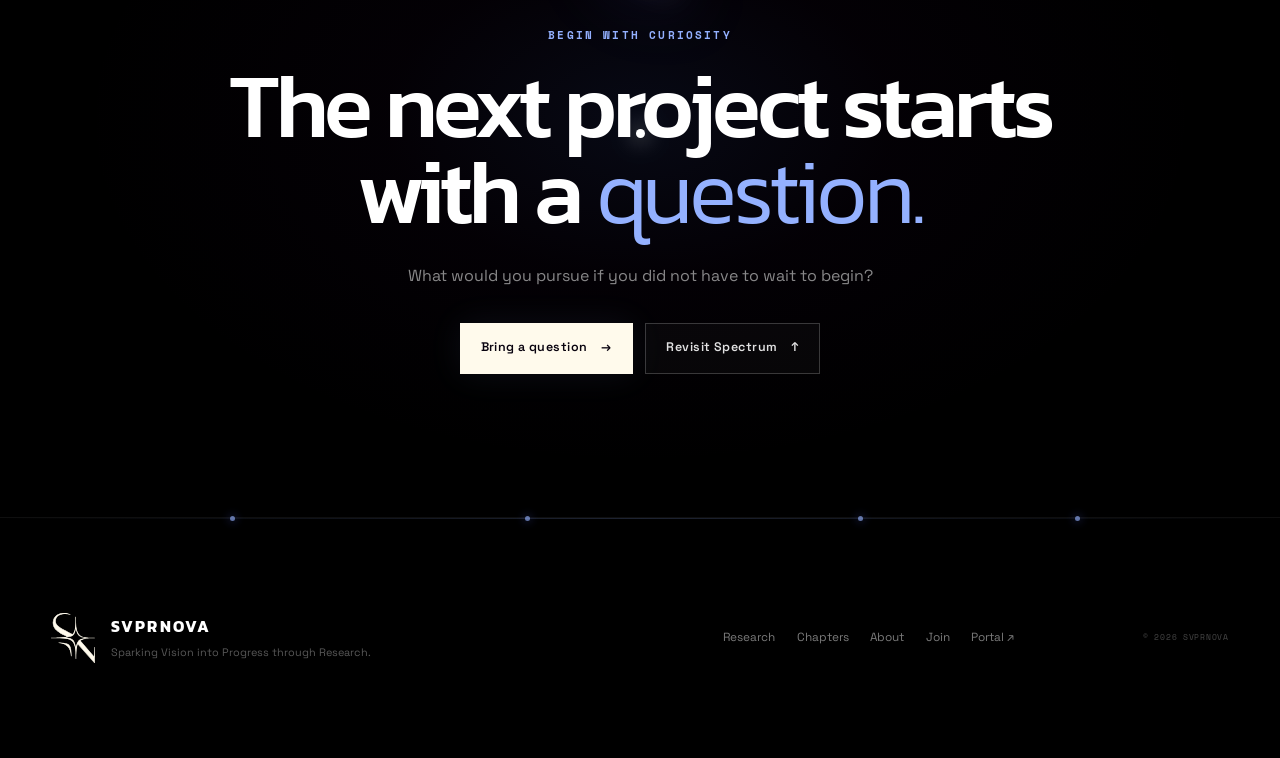
<file: research/index.html>
<!DOCTYPE html>
<html lang="en">
<head>
  <meta charset="UTF-8" />
  <meta name="viewport" content="width=device-width, initial-scale=1.0" />
  <meta name="theme-color" content="#000000" />
  <script>
    (() => {
      const ua = navigator.userAgent || '';
      const mobileWebKit = /iP(?:hone|ad|od)/.test(ua) || (navigator.platform === 'MacIntel' && navigator.maxTouchPoints > 1);
      window.SVPR_RUNTIME = Object.assign(window.SVPR_RUNTIME || {}, { mobileWebKit });
      if (mobileWebKit) document.documentElement.classList.add('svpr-mobile-webkit');
    })();
  </script>
  <meta name="description" content="Explore SVPRNOVA research, Spectrum, research areas, and the question-to-consequence model." />
  <title>Research — SVPRNOVA</title>
  <link rel="preconnect" href="https://fonts.googleapis.com" />
  <link rel="preconnect" href="https://fonts.gstatic.com" crossorigin />
  <link href="https://fonts.googleapis.com/css2?family=Kanit:wght@300;400;500;600;700&family=Space+Grotesk:wght@300;400;500;600;700&family=Space+Mono:wght@400;700&display=swap" rel="stylesheet" />
  <link rel="stylesheet" href="../style.css" />
</head>
<body class="site-launched route-research">
  <canvas id="space-canvas" aria-hidden="true"></canvas>
  <div class="page-noise" aria-hidden="true"></div>


  <header class="site-header" id="site-header">
    <a class="brand-lockup" href="/" data-route-link="home" aria-label="SVPRNOVA home">
      <img src="../assets/svprnova-mark-light.svg" alt="" />
      <span>SVPRNOVA</span>
    </a>

    <nav class="desktop-nav" aria-label="Primary navigation">
      <a href="/research">Research</a>
      <a href="/chapters">Chapters</a>
      <a href="/about">About</a>
      <a href="/join">Join</a>
    </nav>

    <div class="nav-actions">
      <a class="portal-link" href="https://svprnova.com/login">Portal <span aria-hidden="true">↗</span></a>
      <button class="menu-toggle" id="menu-toggle" type="button" aria-label="Open navigation" aria-expanded="false">
        <span></span><span></span>
      </button>
    </div>
  </header>

  <div class="mobile-menu" id="mobile-menu" aria-hidden="true">
    <a href="/research">Research</a>
    <a href="/chapters">Chapters</a>
    <a href="/about">About</a>
    <a href="/join">Join</a>
    <a href="https://svprnova.com/login">Portal ↗</a>
  </div>

  <main id="home-view" class="route-view" data-route="home">
    <section class="hero environment-cosmic" data-star-density="1">
      <div class="hero-nebula" aria-hidden="true"></div>
      <div class="hero-orbit hero-orbit-a" aria-hidden="true"></div>
      <div class="hero-orbit hero-orbit-b" aria-hidden="true"></div>

      <div class="hero-stage">
        <div class="hero-mark-wrap" id="hero-mark-wrap" data-parallax-depth="1.2" aria-hidden="true">
          <div class="hero-lens-flare">
            <span class="lens-beam lens-beam-x"></span>
            <span class="lens-beam lens-beam-y"></span>
            <span class="lens-orb lens-orb-1"></span>
            <span class="lens-orb lens-orb-2"></span>
            <span class="lens-orb lens-orb-3"></span>
          </div>
          <div class="stellar-flare flare-a"></div>
          <div class="stellar-flare flare-b"></div>
          <div class="stellar-flare flare-c"></div>
          <img class="hero-mark" src="../assets/svprnova-mark-light.svg" alt="" />
        </div>

        <div class="hero-title-lockup reveal-on-load" id="hero-title-lockup" data-parallax-depth=".82">
          <h1>SVPRNOVA</h1>
          <p class="hero-slogan">Sparking Vision into Progress through Research.</p>
        </div>

        <div class="hero-content reveal-on-load" id="hero-content" data-parallax-depth=".82">
          <p class="hero-description">A student-driven research organization built for ambitious questions, interdisciplinary discovery, and ideas that move beyond the classroom.</p>
          <div class="hero-actions">
            <a class="button button-primary" href="/research">Explore our research <span>→</span></a>
            <a class="button button-ghost" href="/join">Join the network <span>→</span></a>
          </div>
        </div>
      </div>

      <div class="scroll-cue" aria-hidden="true">
        <span class="mono">SCROLL TO DISCOVER</span>
        <i></i>
      </div>
      <div class="cosmos-to-structure" aria-hidden="true"></div>
    </section>

    <section class="mission tech-section" id="mission">
      <div class="tech-grid" aria-hidden="true"></div>
      <div class="technical-orbit technical-orbit-a" aria-hidden="true"></div>
      <div class="technical-orbit technical-orbit-b" aria-hidden="true"></div>
      <div class="comet comet-one" aria-hidden="true"></div>

      <div class="section-shell mission-grid">
        <div class="mission-copy reveal">
          <p class="eyebrow mono">OUR MISSION</p>
          <h2>Ambitious ideas<br /><em>shouldn't have to wait.</em></h2>
        </div>
        <div class="mission-detail reveal">
          <span class="coordinate mono">41.8781° N / 87.6298° W / ORIGIN: NORTHWESTERN</span>
          <p>Young people should not have to wait until graduate school, industry, or later stages of their careers to pursue meaningful discoveries.</p>
          <p>SVPRNOVA brings students across disciplines together to identify important questions, develop original research, build experimental systems, and turn promising ideas into real-world impact.</p>
          <a class="text-link" href="/about">Discover SVPRNOVA <span>→</span></a>
        </div>
      </div>

      <div class="formula-band" aria-hidden="true">
        <span class="mono">QUESTION</span><i></i><span class="mono">METHOD</span><i></i><span class="mono">DISCOVERY</span><i></i><span class="mono">IMPACT</span>
      </div>
    </section>

    <section class="pillars tech-section" id="about-preview">
      <div class="tech-grid tech-grid-soft" aria-hidden="true"></div>
      <div class="section-shell">
        <div class="section-intro reveal">
          <p class="eyebrow mono">HOW WE MOVE</p>
          <h2 class="question-consequence-heading"><span>From question</span><em>to consequence.</em></h2>
          <p>SVPRNOVA is designed as a research ecosystem: the work moves through a connected cycle of inquiry, construction, collaboration, and expansion.</p>
        </div>

        <div class="system-map reveal" id="system-map">
          <svg class="system-lines" viewBox="0 0 1000 620" preserveAspectRatio="none" aria-hidden="true">
            <path d="M500 310 L235 145" />
            <path d="M500 310 L765 145" />
            <path d="M500 310 L235 475" />
            <path d="M500 310 L765 475" />
            <circle cx="500" cy="310" r="58" />
          </svg>
          <div class="system-core">
            <img src="../assets/svprnova-mark-light.svg" alt="" />
            <span class="mono">SVPR</span>
          </div>
          <article class="system-node system-node-1">
            <span class="node-index mono">01</span><h3>Research</h3><p>Pursue questions worth answering.</p>
          </article>
          <article class="system-node system-node-2">
            <span class="node-index mono">02</span><h3>Build</h3><p>Turn theory into evidence.</p>
          </article>
          <article class="system-node system-node-3">
            <span class="node-index mono">03</span><h3>Collaborate</h3><p>Cross disciplines by design.</p>
          </article>
          <article class="system-node system-node-4">
            <span class="node-index mono">04</span><h3>Expand</h3><p>Grow a research ecosystem.</p>
          </article>
        </div>
      </div>
    </section>

    <section class="research tech-section" id="research">
      <div class="tech-grid tech-grid-fade" aria-hidden="true"></div>
      <div class="comet comet-two" aria-hidden="true"></div>
      <div class="section-shell">
        <header class="research-header reveal">
          <div>
            <p class="eyebrow mono">ACTIVE RESEARCH</p>
            <h2>Questions worth<br /><em>pursuing.</em></h2>
          </div>
          <p>Our research begins with student-originated questions and grows through interdisciplinary teams, mathematical frameworks, simulations, experiments, and analysis.</p>
        </header>

        <article class="research-exhibit reveal">
          <div class="research-visual" aria-hidden="true">
            <canvas id="spectrum-canvas"></canvas>
            <div class="spectrum-label mono">LIVE SYSTEM / SPECTRUM</div>
            <div class="spectrum-axis spectrum-axis-x"></div>
            <div class="spectrum-axis spectrum-axis-y"></div>
          </div>
          <div class="research-copy">
            <div class="research-number mono">001 / FLAGSHIP INITIATIVE</div>
            <h3>Spectrum</h3>
            <p class="research-lede">An interdisciplinary, campus-scale experiment combining game theory, network science, behavioral science, data analysis, simulation, and strategic decision-making.</p>
            <p>The project serves as an early proof of concept for SVPRNOVA's broader model of student-originated, collaborative research.</p>
            <div class="tag-row">
              <span>Game Theory</span><span>Network Science</span><span>Behavior</span><span>Simulation</span><span>Data</span>
            </div>
            <a class="text-link" href="/research#spectrum">Explore Spectrum <span>→</span></a>
          </div>
        </article>
      </div>
      <div class="structure-to-cosmos" aria-hidden="true">
        <span class="morph-node morph-node-a"></span><span class="morph-node morph-node-b"></span><span class="morph-node morph-node-c"></span>
      </div>
    </section>

    <section class="constellation environment-cosmic" id="constellation">
      <div class="constellation-vignette" aria-hidden="true"></div>
      <div class="section-shell constellation-shell">
        <header class="constellation-copy reveal">
          <p class="eyebrow mono">THE CONSTELLATION</p>
          <h2>Research grows<br />through <em>connection.</em></h2>
          <p>SVPRNOVA's vision extends beyond a single university: an interconnected network where chapters originate research locally and share knowledge, talent, infrastructure, and opportunity across institutions.</p>
          <a class="text-link light-link" href="/chapters">Explore chapters <span>→</span></a>
        </header>

        <div class="constellation-map reveal" id="constellation-map" aria-label="SVPRNOVA constellation network visualization">
          <svg class="constellation-lines" id="constellation-lines" viewBox="0 0 1000 680" preserveAspectRatio="none" aria-hidden="true"></svg>
          <div class="constellation-core" data-x="50" data-y="48" data-depth="0.24">
            <div class="core-glow"></div>
            <img src="../assets/svprnova-mark-light.svg" alt="SVPRNOVA" />
            <span class="mono">SVPRNOVA / CORE</span>
          </div>
          <button class="constellation-node chapter-node" style="--x:19;--y:31" data-x="19" data-y="31" data-depth="0.31" type="button">
            <i></i><span class="mono">FOUNDING CHAPTER</span><strong>Northwestern University</strong>
          </button>
          <button class="constellation-node concept-node" style="--x:79;--y:24" data-x="79" data-y="24" data-depth="0.18" type="button">
            <i></i><span class="mono">NETWORK</span><strong>Shared Knowledge</strong>
          </button>
          <button class="constellation-node concept-node" style="--x:83;--y:58" data-x="83" data-y="58" data-depth="0.27" type="button">
            <i></i><span class="mono">NETWORK</span><strong>Collaboration</strong>
          </button>
          <button class="constellation-node concept-node" style="--x:25;--y:72" data-x="25" data-y="72" data-depth="0.15" type="button">
            <i></i><span class="mono">NETWORK</span><strong>Talent</strong>
          </button>
          <button class="constellation-node concept-node" style="--x:61;--y:78" data-x="61" data-y="78" data-depth="0.22" type="button">
            <i></i><span class="mono">NETWORK</span><strong>Infrastructure</strong>
          </button>
          <button class="constellation-node concept-node" style="--x:47;--y:15" data-x="47" data-y="15" data-depth="0.12" type="button">
            <i></i><span class="mono">NETWORK</span><strong>Opportunities</strong>
          </button>
        </div>
      </div>
    </section>

    <section class="join-section tech-section" id="join">
      <div class="join-orbit join-orbit-a" aria-hidden="true"></div>
      <div class="join-orbit join-orbit-b" aria-hidden="true"></div>
      <div class="section-shell">
        <header class="join-header reveal">
          <p class="eyebrow mono">WHY SVPRNOVA</p>
          <h2>Go further<br /><em>together.</em></h2>
          <p>Join an environment designed around doing the work: asking the question, assembling the team, building the system, and pursuing what the answer can become.</p>
        </header>

        <div class="benefit-grid">
          <article class="benefit reveal">
            <span class="benefit-index mono">01 / ORIGINATE</span>
            <h3>Lead work that begins with your questions.</h3>
            <p>Move beyond consuming existing curriculum and help define the problems, methods, and systems your team pursues.</p>
          </article>
          <article class="benefit reveal">
            <span class="benefit-index mono">02 / COLLABORATE</span>
            <h3>Find people who sharpen the idea.</h3>
            <p>Work across technical backgrounds and, as the network expands, across universities and research communities.</p>
          </article>
          <article class="benefit reveal">
            <span class="benefit-index mono">03 / TRANSLATE</span>
            <h3>Push discovery toward impact.</h3>
            <p>Develop research into publications, technologies, ventures, prototypes, or other meaningful outcomes.</p>
          </article>
        </div>
      </div>
    </section>

    <section class="final-cta" aria-labelledby="cta-title">
      <div class="cta-glow" aria-hidden="true"></div>
      <div class="section-shell cta-inner reveal">
        <img src="../assets/svprnova-mark-light.svg" alt="" />
        <p class="eyebrow mono">THE NEXT QUESTION STARTS HERE</p>
        <h2 id="cta-title">Spark vision<br />into <em>progress.</em></h2>
        <p>Find your place in the constellation—or help build the next one.</p>
        <div class="cta-actions">
          <a class="button button-primary" href="/join">Join SVPRNOVA <span>→</span></a>
          <a class="button button-ghost" href="/chapters">Explore chapters <span>→</span></a>
        </div>
        <a class="portal-small mono" href="https://svprnova.com/login">ALREADY A MEMBER? ENTER PORTAL ↗</a>
      </div>
    </section>
  </main>


  <main id="research-view" class="route-view research-page" data-route="research" hidden>
    <section class="research-page-hero environment-cosmic" id="research-top">
      <div class="research-hero-nebula" aria-hidden="true"></div>
      <div class="knowledge-field" id="knowledge-field" aria-hidden="true">
        <div class="knowledge-question" data-depth="1.0">
          <span class="knowledge-question-glow"></span>
          <i></i>
          <span class="mono">QUESTION</span>
        </div>
        <div class="knowledge-star ks-math" data-depth=".34"><i></i><span class="mono">MATHEMATICS</span></div>
        <div class="knowledge-star ks-compute" data-depth=".27"><i></i><span class="mono">COMPUTATION</span></div>
        <div class="knowledge-star ks-behavior" data-depth=".19"><i></i><span class="mono">BEHAVIOR</span></div>
        <div class="knowledge-star ks-natural" data-depth=".23"><i></i><span class="mono">NATURAL SCIENCES</span></div>
        <div class="knowledge-star ks-data" data-depth=".31"><i></i><span class="mono">DATA</span></div>
        <div class="knowledge-star ks-engineering" data-depth=".16"><i></i><span class="mono">ENGINEERING</span></div>
        <svg class="knowledge-lines" viewBox="0 0 1000 620" preserveAspectRatio="none">
          <path d="M500 310 L178 160"/><path d="M500 310 L786 132"/><path d="M500 310 L851 385"/>
          <path d="M500 310 L650 520"/><path d="M500 310 L262 495"/><path d="M500 310 L119 342"/>
          <path class="secondary" d="M178 160 L786 132"/><path class="secondary" d="M119 342 L262 495"/>
        </svg>
      </div>
      <div class="section-shell research-hero-copy reveal">
        <p class="eyebrow mono">SVPRNOVA / RESEARCH</p>
        <h1 class="route-hero-title"><span>Research begins</span><span>with a question.</span><em>Not a discipline.</em></h1>
        <p>We begin with what we want to understand. The mathematics, computation, experiments, people, tools, and fields required to reach an answer emerge from the question itself.</p>
        <a class="research-scroll-link mono" href="#spectrum">SEE THE MODEL IN MOTION <span>↓</span></a>
      </div>
      <div class="cosmos-to-structure research-cosmos-seam" aria-hidden="true"></div>
    </section>

    <section class="research-feature tech-section" id="spectrum">
      <div class="tech-grid" aria-hidden="true"></div>
      <div class="section-shell">
        <header class="research-page-heading reveal">
          <div>
            <p class="eyebrow mono">FLAGSHIP RESEARCH / 001</p>
            <h2>Spectrum</h2>
          </div>
          <p>SVPRNOVA's first flagship initiative is an interdisciplinary campus-scale experiment developed at Northwestern University. It serves as an early proof of concept for the broader research model.</p>
        </header>

        <div class="spectrum-case-grid">
          <div class="spectrum-case-visual spectrum-case-live reveal" aria-label="Live Spectrum prism visualization">
            <canvas id="spectrum-canvas-research" class="spectrum-canvas-shared" aria-hidden="true"></canvas>
            <div class="spectrum-label mono">LIVE SYSTEM / SPECTRUM</div>
            <div class="spectrum-axis spectrum-axis-x"></div>
            <div class="spectrum-axis spectrum-axis-y"></div>
            <div class="case-visual-caption mono">QUESTION → INTERACTION → RESPONSE → EMERGENT BEHAVIOR</div>
          </div>

          <div class="spectrum-case-copy reveal">
            <p class="spectrum-case-kicker mono">A QUESTION THAT REFUSED ONE FIELD</p>
            <h3>Interdisciplinary<br />by necessity.</h3>
            <p>Spectrum did not begin with a desire to conduct “game theory research” or “behavioral science research.” It began with a strategic question whose pursuit naturally demanded ideas from several fields.</p>
            <div class="spectrum-discipline-list">
              <span>Game Theory</span><span>Network Science</span><span>Behavioral Science</span><span>Data Analysis</span><span>Simulation</span><span>Strategic Decision-Making</span>
            </div>
            <div class="case-note">
              <span class="mono">WHY IT MATTERS</span>
              <p>The team developed the research questions, mathematical frameworks, simulations, experimental structure, and methods of analysis—an early example of SVPRNOVA's student-originated research ecosystem.</p>
            </div>
          </div>
        </div>
      </div>
    </section>

    <section class="research-areas tech-section" id="research-areas">
      <div class="tech-grid tech-grid-soft" aria-hidden="true"></div>
      <div class="section-shell">
        <div class="discipline-orbit reveal" id="discipline-orbit">
          <header class="areas-heading discipline-center-copy">
            <p class="eyebrow mono">DISCIPLINES ARE TOOLS</p>
            <h2>The question<br /><em>determines the field.</em></h2>
            <p>SVPRNOVA does not require a research question to stay inside one academic boundary. Researchers move through whatever bodies of knowledge the problem demands.</p>
          </header>
          <article class="discipline-node dn-math" tabindex="0"><div class="discipline-icons" aria-hidden="true"><span class="discipline-icon di-1"><svg viewBox="0 0 24 24"><path d="M5 5h14M5 19h14M8 5l8 7-8 7"/></svg></span><span class="discipline-icon di-2"><svg viewBox="0 0 24 24"><circle cx="7" cy="16" r="2"/><circle cx="12" cy="7" r="2"/><circle cx="18" cy="15" r="2"/><path d="M8.5 14.5l2.3-5.5M13.7 8.3l3 5.2M9 16h7"/></svg></span><span class="discipline-icon di-3"><svg viewBox="0 0 24 24"><path d="M5 17c3-9 5-9 7 0s4 9 7 0"/><path d="M4 12h16"/></svg></span></div><h3>Mathematics</h3><div class="discipline-topics" aria-hidden="true"><span class="discipline-topic dt-1">Game theory</span><span class="discipline-topic dt-2">Probability</span><span class="discipline-topic dt-3">Graph theory</span><span class="discipline-topic dt-4">Optimization</span><span class="discipline-topic dt-5">Modeling</span></div></article>
          <article class="discipline-node dn-cs" tabindex="0"><div class="discipline-icons" aria-hidden="true"><span class="discipline-icon di-1"><svg viewBox="0 0 24 24"><rect x="6" y="6" width="12" height="12" rx="2"/><path d="M9 2v4M15 2v4M9 18v4M15 18v4M2 9h4M2 15h4M18 9h4M18 15h4"/></svg></span><span class="discipline-icon di-2"><svg viewBox="0 0 24 24"><path d="M9 7l-5 5 5 5M15 7l5 5-5 5M13 4l-2 16"/></svg></span><span class="discipline-icon di-3"><svg viewBox="0 0 24 24"><circle cx="5" cy="12" r="2"/><circle cx="12" cy="6" r="2"/><circle cx="19" cy="12" r="2"/><circle cx="12" cy="18" r="2"/><path d="M7 11l3.4-3.5M13.6 7.5L17 11M17 13l-3.4 3.5M10.4 16.5L7 13"/></svg></span></div><h3>Computer Science</h3><div class="discipline-topics" aria-hidden="true"><span class="discipline-topic dt-1">Machine learning</span><span class="discipline-topic dt-2">Algorithms</span><span class="discipline-topic dt-3">Simulation</span><span class="discipline-topic dt-4">Software systems</span></div></article>
          <article class="discipline-node dn-behavior" tabindex="0"><div class="discipline-icons" aria-hidden="true"><span class="discipline-icon di-1"><svg viewBox="0 0 24 24"><path d="M9 19c-3-1-5-4-5-8a8 8 0 0116 0c0 4-2 7-5 8"/><path d="M9 19v-4a3 3 0 016 0v4M8 10h.01M16 10h.01"/></svg></span><span class="discipline-icon di-2"><svg viewBox="0 0 24 24"><circle cx="8" cy="9" r="3"/><circle cx="17" cy="8" r="2.5"/><path d="M3 20c.7-4 2.5-6 5-6s4.3 2 5 6M14 20c.5-3 1.6-4.5 3.5-4.5S20.5 17 21 20"/></svg></span><span class="discipline-icon di-3"><svg viewBox="0 0 24 24"><path d="M2 12s4-6 10-6 10 6 10 6-4 6-10 6S2 12 2 12z"/><circle cx="12" cy="12" r="2.5"/></svg></span></div><h3>Behavioral Sciences</h3><div class="discipline-topics" aria-hidden="true"><span class="discipline-topic dt-1">Decision-making</span><span class="discipline-topic dt-2">Incentives</span><span class="discipline-topic dt-3">Cognition</span><span class="discipline-topic dt-4">Social dynamics</span></div></article>
          <article class="discipline-node dn-engineering" tabindex="0"><div class="discipline-icons" aria-hidden="true"><span class="discipline-icon di-1"><svg viewBox="0 0 24 24"><circle cx="12" cy="12" r="3"/><path d="M12 2v3M12 19v3M2 12h3M19 12h3M4.9 4.9L7 7M17 17l2.1 2.1M19.1 4.9L17 7M7 17l-2.1 2.1"/></svg></span><span class="discipline-icon di-2"><svg viewBox="0 0 24 24"><path d="M14 5a5 5 0 00-6.8 6.8L3 16l5 5 4.2-4.2A5 5 0 0019 10l-3 3-3-3 3-3z"/></svg></span><span class="discipline-icon di-3"><svg viewBox="0 0 24 24"><path d="M4 18h16M6 18V9l6-5 6 5v9M9 18v-5h6v5"/></svg></span></div><h3>Engineering</h3><div class="discipline-topics" aria-hidden="true"><span class="discipline-topic dt-1">Experimental systems</span><span class="discipline-topic dt-2">Hardware</span><span class="discipline-topic dt-3">Prototypes</span><span class="discipline-topic dt-4">Applied design</span></div></article>
          <article class="discipline-node dn-data" tabindex="0"><div class="discipline-icons" aria-hidden="true"><span class="discipline-icon di-1"><svg viewBox="0 0 24 24"><ellipse cx="12" cy="5" rx="7" ry="3"/><path d="M5 5v6c0 1.7 3.1 3 7 3s7-1.3 7-3V5M5 11v6c0 1.7 3.1 3 7 3s7-1.3 7-3v-6"/></svg></span><span class="discipline-icon di-2"><svg viewBox="0 0 24 24"><path d="M4 19V9M10 19V5M16 19v-7M22 19V3"/></svg></span><span class="discipline-icon di-3"><svg viewBox="0 0 24 24"><path d="M3 17l5-5 4 3 8-9"/><path d="M16 6h4v4"/></svg></span></div><h3>Data Science</h3><div class="discipline-topics" aria-hidden="true"><span class="discipline-topic dt-1">Inference</span><span class="discipline-topic dt-2">Visualization</span><span class="discipline-topic dt-3">Modeling</span><span class="discipline-topic dt-4">Experimentation</span></div></article>
          <article class="discipline-node dn-natural" tabindex="0"><div class="discipline-icons" aria-hidden="true"><span class="discipline-icon di-1"><svg viewBox="0 0 24 24"><circle cx="12" cy="12" r="2"/><ellipse cx="12" cy="12" rx="9" ry="3.5"/><ellipse cx="12" cy="12" rx="9" ry="3.5" transform="rotate(60 12 12)"/><ellipse cx="12" cy="12" rx="9" ry="3.5" transform="rotate(120 12 12)"/></svg></span><span class="discipline-icon di-2"><svg viewBox="0 0 24 24"><path d="M12 21c5-4 7-9 6-17-8 1-13 5-14 11 3 2 5 3 8 1"/><path d="M7 17c3-3 6-5 10-7"/></svg></span><span class="discipline-icon di-3"><svg viewBox="0 0 24 24"><path d="M9 3h6M10 3v6l-5 9a2 2 0 002 3h10a2 2 0 002-3l-5-9V3"/><path d="M8 15h8"/></svg></span></div><h3>Natural Sciences</h3><div class="discipline-topics" aria-hidden="true"><span class="discipline-topic dt-1">Physics</span><span class="discipline-topic dt-2">Biology</span><span class="discipline-topic dt-3">Chemistry</span><span class="discipline-topic dt-4">Environmental science</span><span class="discipline-topic dt-5">Beyond</span></div></article>
          <svg class="discipline-lines" viewBox="0 0 1200 680" preserveAspectRatio="none" aria-hidden="true">
            <line x1="600" y1="340" x2="360" y2="205"/><line x1="600" y1="340" x2="600" y2="122"/><line x1="600" y1="340" x2="840" y2="205"/>
            <line x1="600" y1="340" x2="840" y2="475"/><line x1="600" y1="340" x2="600" y2="558"/><line x1="600" y1="340" x2="360" y2="475"/>
          </svg>
        </div>
      </div>
    </section>

    <section class="research-model" id="research-model">
      <div class="model-starfield" aria-hidden="true"></div>
      <div class="section-shell">
        <header class="model-heading reveal" data-model-depth=".16">
          <p class="eyebrow mono">THE SVPR RESEARCH MODEL</p>
          <h2 class="question-consequence-heading"><span>From question</span><em>to consequence.</em></h2>
          <p>Research is not a straight line. We begin with a question, trace the stars of existing human knowledge, connect what the problem requires, and follow the consequences of what we find.</p>
        </header>

        <div class="model-journey" id="model-journey">
          <svg class="model-path" viewBox="0 0 1200 1420" preserveAspectRatio="none" aria-hidden="true">
            <path d="M205 165 C455 205 855 290 950 405 C1035 515 300 640 270 805 C245 945 845 1000 965 1195"/>
            <path class="branch" d="M950 405 C860 330 745 250 650 220"/><path class="branch" d="M270 805 C440 900 520 958 620 1040"/>
            <path class="branch" d="M270 805 C182 930 150 1010 112 1100"/>
          </svg>

          <article class="model-step ms-question reveal" data-model-depth=".36">
            <span class="model-index mono">01 / QUESTION</span><i class="model-star"></i>
            <h3>What do we want to understand?</h3>
            <p>Students identify questions worth pursuing—not because they were assigned, but because the answer may reveal something meaningful.</p>
          </article>

          <article class="model-step ms-trace reveal" data-model-depth=".24">
            <span class="model-index mono">02 / TRACE</span><i class="model-star"></i>
            <h3>Navigate what humanity already knows.</h3>
            <p>Trace through literature, mathematical frameworks, datasets, known technologies, experiments, software, accessible resources, and people across the research network.</p>
            <div class="trace-stars mono"><span>PAPERS</span><span>THEORY</span><span>DATA</span><span>TOOLS</span><span>PEOPLE</span></div>
          </article>

          <article class="model-step ms-connect reveal" data-model-depth=".31">
            <span class="model-index mono">03 / CONNECT</span><i class="model-star"></i>
            <h3>Follow the question across disciplines.</h3>
            <p>A mathematical idea may require simulation. Simulation may reveal behavior. Behavior generates data. Data may suggest a system to build. The work becomes interdisciplinary because reality is interdisciplinary.</p>
          </article>

          <article class="model-step ms-consequence reveal" data-model-depth=".20">
            <span class="model-index mono">04 / CONSEQUENCE</span><i class="model-star"></i>
            <h3>An answer is not the only thing we find.</h3>
            <p>In reaching an answer to the original question, researchers may uncover methods, insights, applications, and entirely new questions along the way.</p>
            <div class="consequence-cluster">
              <span>ANSWER</span><span>INSIGHT</span><span>METHOD</span><span>APPLICATION</span><span>NEW QUESTION</span>
            </div>
          </article>

          <aside class="model-branch branch-insight mono" data-model-depth=".13">UNEXPECTED INSIGHT</aside>
          <aside class="model-branch branch-question mono" data-model-depth=".10">NEW QUESTION</aside>
          <aside class="model-branch branch-method mono" data-model-depth=".15">NEW METHOD</aside>
        </div>
      </div>
    </section>

    <section class="research-consequences tech-section" id="consequences">
      <div class="tech-grid tech-grid-fade" aria-hidden="true"></div>
      <div class="section-shell consequence-layout">
        <div class="consequence-copy reveal">
          <p class="eyebrow mono">WHERE RESEARCH CAN LEAD</p>
          <h2>An answer is<br />rarely the <em>end.</em></h2>
          <p>Depending on the question, future SVPRNOVA work may lead to mathematical results, publications, datasets, software, experimental systems, prototypes, technologies, ventures—or simply a better question than the one we began with.</p>
          <p class="prospective-note mono">POSSIBILITIES, NOT CLAIMED OUTPUTS</p>
        </div>
        <div class="outcome-field reveal" id="outcome-field" aria-label="Potential research outcomes">
          <span data-orbit-radius=".94" data-orbit-y=".46" data-orbit-speed=".000032" data-orbit-angle="0.18" data-orbit-tilt="-.18">DISCOVERIES</span>
          <span data-orbit-radius=".76" data-orbit-y=".82" data-orbit-speed="-.000047" data-orbit-angle="1.12" data-orbit-tilt=".42">PUBLICATIONS</span>
          <span data-orbit-radius=".34" data-orbit-y=".24" data-orbit-speed=".000094" data-orbit-angle="2.36" data-orbit-tilt=".72">METHODS</span>
          <span data-orbit-radius=".58" data-orbit-y=".54" data-orbit-speed="-.000061" data-orbit-angle="3.24" data-orbit-tilt="-.58">SOFTWARE</span>
          <span data-orbit-radius=".88" data-orbit-y=".69" data-orbit-speed=".000039" data-orbit-angle="4.12" data-orbit-tilt=".24">EXPERIMENTS</span>
          <span data-orbit-radius=".26" data-orbit-y=".58" data-orbit-speed="-.000106" data-orbit-angle="4.96" data-orbit-tilt="-.34">PROTOTYPES</span>
          <span data-orbit-radius=".68" data-orbit-y=".31" data-orbit-speed=".000056" data-orbit-angle="5.68" data-orbit-tilt=".88">TECHNOLOGIES</span>
          <span data-orbit-radius=".47" data-orbit-y=".88" data-orbit-speed="-.000043" data-orbit-angle="6.30" data-orbit-tilt="-.72">NEW QUESTIONS</span>
        </div>
      </div>
    </section>

    <section class="research-cta environment-cosmic" id="research-cta">
      <div class="research-cta-star" aria-hidden="true"><i></i></div>
      <div class="section-shell research-cta-inner reveal">
        <img class="research-cta-logo" src="../assets/svprnova-mark-light.svg" alt="" />
        <p class="eyebrow mono">BEGIN WITH CURIOSITY</p>
        <h2>The next project starts<br />with a <em>question.</em></h2>
        <p>What would you pursue if you did not have to wait to begin?</p>
        <div class="cta-actions">
          <a class="button button-primary" href="/join">Bring a question <span>→</span></a>
          <a class="button button-ghost" href="#spectrum">Revisit Spectrum <span>↑</span></a>
        </div>
      </div>
    </section>
  </main>

  <main id="chapters-view" class="route-view chapters-page chapters-v32" data-route="chapters" hidden>
    <section class="chapters-v32-scene environment-cosmic" id="chapters-top" aria-labelledby="chapters-v32-title">
      <div class="chapters-v32-nebula chapters-v32-nebula-a" aria-hidden="true"></div>
      <div class="chapters-v32-nebula chapters-v32-nebula-b" aria-hidden="true"></div>
      <svg class="chapters-v32-lines" id="chapters-v32-lines" viewBox="0 0 1000 3400" preserveAspectRatio="none" aria-hidden="true"></svg>

      <header class="chapters-v32-intro chapter-v32-reveal" data-chapter-depth=".08">
        <p class="eyebrow mono">SVPRNOVA / CHAPTERS</p>
        <h1 id="chapters-v32-title"><span>Innumerable stars.</span><em>One Constellation.</em></h1>
        <p>A local SVPRNOVA community gives researchers a place to belong, organize, and build together. The wider network of SVPRNOVA Constellation gives their questions somewhere far larger to go. Every local community connects into the same larger constellation of people, projects, questions, and knowledge.</p>
      </header>

      <!-- Network / platform cluster -->
      <div class="chapter-v32-node chapter-v32-core" id="ch-c0" style="--x:62;--y:15" data-node-id="C0" data-chapter-depth=".28">
        <span class="chapter-v32-aura"></span><i class="chapter-v32-dot"></i>
        <strong>SVPRNOVA Constellation</strong><span class="mono">THE NETWORK</span>
      </div>
      <div class="chapter-v32-node chapter-v32-platform" id="ch-c1" style="--x:71;--y:20" data-node-id="C1" data-chapter-depth=".34">
        <span class="chapter-v32-aura"></span><i class="chapter-v32-dot"></i>
        <strong>SVPRNOVA.com</strong><span class="mono">NETWORK PLATFORM</span>
      </div>
      <div class="chapter-v32-node" style="--x:48;--y:8" data-node-id="C2" data-chapter-depth=".15"><i class="chapter-v32-dot"></i><strong>Researchers</strong></div>
      <div class="chapter-v32-node" style="--x:64;--y:6" data-node-id="C3" data-chapter-depth=".12"><i class="chapter-v32-dot"></i><strong>Questions</strong></div>
      <div class="chapter-v32-node chapter-v32-node-medium" style="--x:81;--y:11" data-node-id="C4" data-chapter-depth=".21"><i class="chapter-v32-dot"></i><strong>Projects</strong></div>
      <div class="chapter-v32-node" style="--x:41;--y:16" data-node-id="C5" data-chapter-depth=".10"><i class="chapter-v32-dot"></i><strong>Knowledge</strong></div>
      <div class="chapter-v32-node" style="--x:86;--y:21" data-node-id="C6" data-chapter-depth=".18"><i class="chapter-v32-dot"></i><strong>Community</strong></div>
      <div class="chapter-v32-node" style="--x:74;--y:26" data-node-id="C7" data-chapter-depth=".13"><i class="chapter-v32-dot"></i><strong>Events</strong></div>
      <div class="chapter-v32-node" style="--x:54;--y:26" data-node-id="C8" data-chapter-depth=".16"><i class="chapter-v32-dot"></i><strong>Competitions</strong></div>
      <div class="chapter-v32-node" style="--x:34;--y:23" data-node-id="C9" data-chapter-depth=".11"><i class="chapter-v32-dot"></i><strong>Experience</strong></div>
      <div class="chapter-v32-node chapter-v32-node-faint" style="--x:92;--y:15" data-node-id="C10" data-chapter-depth=".08"><i class="chapter-v32-dot"></i><strong>Opportunities</strong></div>

      <div class="chapters-v32-whisper chapter-v32-reveal mono" style="--x:17;--y:28" data-chapter-depth=".05">LOCAL COMMUNITY ≠ LOCAL LIMIT</div>

      <!-- University chapter editorial copy -->
      <article class="chapters-v32-copy chapters-v32-university-copy chapter-v32-reveal" data-chapter-depth=".045">
        <p class="eyebrow mono">UNIVERSITY CHAPTERS</p>
        <h2>The collegiate backbone<br />of the <em>network.</em></h2>
        <p>University Chapters are SVPRNOVA's formally organized collegiate communities: student-led groups that can originate research locally while participating in a wider inter-university research ecosystem.</p>
      </article>

      <!-- University cluster -->
      <div class="chapter-v32-node chapter-v32-cluster-core" style="--x:31;--y:40" data-node-id="U0" data-chapter-depth=".25"><span class="chapter-v32-aura"></span><i class="chapter-v32-dot"></i><strong>University Chapters</strong><span class="mono">COLLEGIATE NETWORK</span></div>
      <div class="chapter-v32-node chapter-v32-northwestern" style="--x:20;--y:47" data-node-id="U1" data-chapter-depth=".31"><span class="chapter-v32-aura"></span><i class="chapter-v32-dot"></i><strong>Northwestern University</strong><span class="mono">001 / FOUNDING + FLAGSHIP</span></div>
      <div class="chapter-v32-node chapter-v32-future" style="--x:42;--y:48" data-node-id="U2" data-chapter-depth=".10"><i class="chapter-v32-dot"></i><strong>Future Chapter</strong></div>
      <div class="chapter-v32-node chapter-v32-future" style="--x:48;--y:40" data-node-id="U3" data-chapter-depth=".12"><i class="chapter-v32-dot"></i><strong>Future Chapter</strong></div>
      <div class="chapter-v32-node chapter-v32-future" style="--x:35;--y:54" data-node-id="U4" data-chapter-depth=".09"><i class="chapter-v32-dot"></i><strong>Future Chapter</strong></div>
      <div class="chapter-v32-node" style="--x:13;--y:36" data-node-id="U5" data-chapter-depth=".16"><i class="chapter-v32-dot"></i><strong>Professors</strong></div>
      <div class="chapter-v32-node" style="--x:22;--y:32" data-node-id="U6" data-chapter-depth=".13"><i class="chapter-v32-dot"></i><strong>Students</strong></div>
      <div class="chapter-v32-node" style="--x:37;--y:33" data-node-id="U7" data-chapter-depth=".11"><i class="chapter-v32-dot"></i><strong>Formal Study</strong></div>
      <div class="chapter-v32-node chapter-v32-node-medium" style="--x:52;--y:36" data-node-id="U8" data-chapter-depth=".19"><i class="chapter-v32-dot"></i><strong>Research Launchpad</strong></div>
      <div class="chapter-v32-node" style="--x:56;--y:46" data-node-id="U9" data-chapter-depth=".12"><i class="chapter-v32-dot"></i><strong>Campus Community</strong></div>
      <div class="chapter-v32-node chapter-v32-node-faint" style="--x:13;--y:56" data-node-id="U10" data-chapter-depth=".08"><i class="chapter-v32-dot"></i><strong>Laboratories</strong></div>
      <div class="chapter-v32-node" style="--x:28;--y:59" data-node-id="U11" data-chapter-depth=".14"><i class="chapter-v32-dot"></i><strong>Interdisciplinary Teams</strong></div>
      <div class="chapter-v32-node chapter-v32-node-medium" style="--x:49;--y:57" data-node-id="U12" data-chapter-depth=".18"><i class="chapter-v32-dot"></i><strong>Inter-University Collaboration</strong></div>

      <aside class="chapter-v32-annotation chapter-v32-annotation-a chapter-v32-reveal" data-chapter-depth=".04"><span class="mono">01 / ORIGINATE LOCALLY</span><p>Build student-led research initiatives around questions emerging from the campus community.</p></aside>
      <aside class="chapter-v32-annotation chapter-v32-annotation-b chapter-v32-reveal" data-chapter-depth=".05"><span class="mono">02 / COLLABORATE OUTWARD</span><p>Connect researchers and projects across universities as the chapter network grows.</p></aside>
      <aside class="chapter-v32-annotation chapter-v32-annotation-c chapter-v32-reveal" data-chapter-depth=".035"><span class="mono">03 / REPRESENT THE NETWORK</span><p>University Chapters form the collegiate structure for future inter-university initiatives, leadership, and conventions.</p></aside>

      <!-- Research Hub editorial copy -->
      <article class="chapters-v32-copy chapters-v32-hub-copy chapter-v32-reveal" data-chapter-depth=".045">
        <p class="eyebrow mono">RESEARCH HUBS</p>
        <h2>Research opportunity<br />should not depend on<br /><em>where you study.</em></h2>
        <p>Research Hubs extend SVPRNOVA beyond universities. They provide a local identity for researchers organized through schools, districts, libraries, community STEM organizations, youth groups, and other communities while keeping them connected to the wider SVPRNOVA network.</p>
        <p>The local home can change, while access to collaborators, projects, knowledge, and research opportunity remains network-wide.</p>
      </article>

      <!-- Research Hub cluster -->
      <div class="chapter-v32-node chapter-v32-cluster-core chapter-v32-hub-core" style="--x:68;--y:72" data-node-id="H0" data-chapter-depth=".24"><span class="chapter-v32-aura"></span><i class="chapter-v32-dot"></i><strong>Research Hubs</strong><span class="mono">COMMUNITY NETWORK</span></div>
      <div class="chapter-v32-node" style="--x:82;--y:67" data-node-id="H1" data-chapter-depth=".12"><i class="chapter-v32-dot"></i><strong>Schools</strong></div>
      <div class="chapter-v32-node chapter-v32-node-medium" style="--x:90;--y:73" data-node-id="H2" data-chapter-depth=".16"><i class="chapter-v32-dot"></i><strong>School Districts</strong></div>
      <div class="chapter-v32-node" style="--x:80;--y:81" data-node-id="H3" data-chapter-depth=".10"><i class="chapter-v32-dot"></i><strong>Libraries</strong></div>
      <div class="chapter-v32-node chapter-v32-node-medium" style="--x:61;--y:84" data-node-id="H4" data-chapter-depth=".18"><i class="chapter-v32-dot"></i><strong>STEM Organizations</strong></div>
      <div class="chapter-v32-node" style="--x:49;--y:77" data-node-id="H5" data-chapter-depth=".14"><i class="chapter-v32-dot"></i><strong>Youth Groups</strong></div>
      <div class="chapter-v32-node chapter-v32-node-medium" style="--x:51;--y:68" data-node-id="H6" data-chapter-depth=".15"><i class="chapter-v32-dot"></i><strong>Local Communities</strong></div>
      <div class="chapter-v32-node" style="--x:72;--y:88" data-node-id="H7" data-chapter-depth=".11"><i class="chapter-v32-dot"></i><strong>Educators</strong></div>
      <div class="chapter-v32-node" style="--x:92;--y:86" data-node-id="H8" data-chapter-depth=".13"><i class="chapter-v32-dot"></i><strong>Community Researchers</strong></div>

      <div class="chapters-v32-endfade" aria-hidden="true"></div>
    </section>

    <section class="chapters-cta chapters-v32-cta environment-cosmic" id="chapters-cta">
      <div class="chapters-v32-cta-seam" aria-hidden="true"></div>
      <div class="chapters-cta-constellation" aria-hidden="true"><i></i><i></i><i></i><i></i><i></i></div>
      <div class="section-shell chapters-cta-inner chapter-v32-reveal">
        <img src="../assets/svprnova-mark-light.svg" alt="" />
        <p class="eyebrow mono">BUILD WHERE YOU ARE</p>
        <h2>Start <span>locally.</span><br />Connect <em>beyond it.</em></h2>
        <p>Bring SVPRNOVA into your university or community—and connect the researchers around you to something larger.</p>
        <div class="cta-actions">
          <a class="button button-primary" href="/join">Build with SVPRNOVA <span>→</span></a>
          <a class="button button-ghost" href="https://svprnova.com/login">Enter Portal <span>↗</span></a>
        </div>
      </div>
    </section>
  </main>



  <main id="about-view" class="route-view about-page" data-route="about" hidden>
      <section class="about-hero tech-section" id="about-hero">
        <div class="about-gradient-halo about-gradient-halo-a" aria-hidden="true"></div>
        <div class="about-gradient-halo about-gradient-halo-b" aria-hidden="true"></div>
        <div class="about-technical-traces" aria-hidden="true">
          <span class="mono">∂F/∂t = f(q, k, x)</span>
          <span class="mono">Q → K → A → D</span>
          <span class="mono">Σ inquiry · rigor · consequence</span>
        </div>
        <div class="section-shell about-hero-grid">
          <div class="about-hero-copy reveal">
            <p class="eyebrow mono">SVPRNOVA / ABOUT</p>
            <h1 class="route-hero-title"><span>SVPRNOVA is an expanding</span><em>student-driven research organization.</em></h1>
            <p class="about-lead">Built to help young researchers pursue ambitious questions, form interdisciplinary teams, and turn ideas into discovery and impact.</p>
          </div>
          <aside class="about-hero-panel reveal">
            <div class="about-panel-grid" aria-hidden="true"></div>
            <span class="mono about-panel-kicker">CURRENT FORM</span>
            <h2>Research community.<br /><em>Project ecosystem.</em><br />Network in motion.</h2>
            <p>SVPRNOVA exists today as a public-facing research organization and emerging constellation of researchers, projects, and local communities. It is designed to grow into a broader platform through which questions, people, and opportunities can connect.</p>
            <ul class="about-bullets mono">
              <li>QUESTION-FIRST</li>
              <li>INTERDISCIPLINARY</li>
              <li>STUDENT-DRIVEN</li>
              <li>CONSEQUENCE-ORIENTED</li>
            </ul>
          </aside>
        </div>
      </section>
  
      <section class="about-mission tech-section" id="about-mission">
        <div class="about-section-trace" aria-hidden="true"></div>
        <div class="section-shell about-two-column">
          <div class="about-column-major reveal">
            <p class="eyebrow mono">MISSION</p>
            <h2>Progress is a<br /><em>human endeavor.</em></h2>
          </div>
          <div class="about-column-copy reveal">
            <p><strong>SVPRNOVA exists to unite people through the relentless pursuit of scientific and technological progress.</strong></p>
            <p>We believe science is one of humanity's most powerful unifying languages. Across disciplines, institutions, communities, and borders, the pursuit of understanding gives us something shared: questions worth answering and a future worth building.</p>
            <p>SVPRNOVA creates an environment where imagination is paired with rigorous execution — where emerging researchers can pursue ambitious questions, develop ideas, build systems, and contribute to discoveries with real consequence.</p>
            <p>From mathematics and computation to energy, materials, engineering, the natural sciences, and fields not yet imagined, we seek progress wherever meaningful questions lead.</p>
          </div>
        </div>
        <div class="section-shell about-vision-band reveal">
          <div class="about-vision-card">
            <span class="mono">OUR VISION</span>
            <p>To help define a new generation of global scientific progress — one that inspires future innovators, accelerates world-changing discovery, and leaves an enduring legacy of human advancement.</p>
          </div>
        </div>
      </section>
  
      <section class="about-origin tech-section" id="about-origin">
        <div class="about-origin-grid" aria-hidden="true"></div>
        <div class="section-shell about-origin-layout">
          <div class="about-origin-copy reveal">
            <p class="eyebrow mono">ORIGIN</p>
            <h2><span>A question</span><em>about questions.</em></h2>
            <p>The idea behind SVPRNOVA began years before the organization itself. In high school, founder Nova Travis developed a deep fascination with mathematics — not simply with learning what was already known, but with following ideas, asking why, and discovering where a question might lead.</p>
            <p>At the same time, he noticed how many students encountered research: as monotonous busy work, predetermined procedures, or writing whose conclusion already seemed decided. But research, at its most fundamental level, is something far more expansive.</p>
            <p>The opportunity for meaningful research exists in almost every serious question — if students are given the environment, tools, people, and freedom necessary to pursue that opportunity well.</p>
          </div>
          <div class="about-question-cloud reveal">
            <div class="about-possibility-statement">
              <h3>Almost every meaningful question contains the possibility of research.</h3>
            </div>
            <div class="about-question-pill pill-a mono">Why does this happen?</div>
            <div class="about-question-pill pill-b mono">Could this work differently?</div>
            <div class="about-question-pill pill-c mono">What pattern is hiding here?</div>
            <div class="about-question-pill pill-d mono">Can this be built?</div>
            <div class="about-question-pill pill-e mono">What happens if we change this assumption?</div>
          </div>
        </div>
        <div class="section-shell about-learning-band reveal">
          <div class="about-learning-card">
            <p>The same realization led to a broader belief about education: knowledge becomes most powerful when it can be used. Traditional curricula often move from <span class="mono">Curriculum → Knowledge → Application</span>. SVPRNOVA experiments with the reverse: <span class="mono">Question → Necessary Knowledge → Application → Discovery → New Questions</span>.</p>
          </div>
        </div>
      </section>
  
      <section class="about-principles tech-section" id="about-principles">
        <div class="about-gradient-halo about-gradient-halo-c" aria-hidden="true"></div>
        <div class="section-shell about-principles-intro reveal">
          <p class="eyebrow mono">PRINCIPLES / PHILOSOPHY</p>
          <h2>Research should shape<br /><em>how learning lives.</em></h2>
          <p>SVPRNOVA is guided by a set of principles derived from its origin: questions first, learning in service of discovery, and serious inquiry accessible before the traditional gates of research are supposed to open.</p>
        </div>
        <div class="section-shell principles-manifesto">
          <article class="principle-item reveal">
            <span class="mono">01</span>
            <div><h3>Questions before disciplines.</h3><p>Start with what is worth understanding. Let the question determine which fields, methods, and people become necessary.</p></div>
          </article>
          <article class="principle-item reveal">
            <span class="mono">02</span>
            <div><h3>Learning should lead somewhere.</h3><p>Knowledge is not merely something to accumulate. Learning becomes powerful when it expands what we are capable of investigating, creating, and discovering.</p></div>
          </article>
          <article class="principle-item reveal">
            <span class="mono">03</span>
            <div><h3>Research is not reserved for later.</h3><p>Serious inquiry should not begin only after the right degree, title, institution, or career milestone. Capability grows through participation.</p></div>
          </article>
          <article class="principle-item reveal">
            <span class="mono">04</span>
            <div><h3>Imagination demands execution.</h3><p>Ambitious ideas matter, but ideas alone do not produce progress. Curiosity must meet rigor, experimentation, mathematics, engineering, evidence, iteration, and persistence.</p></div>
          </article>
          <article class="principle-item reveal">
            <span class="mono">05</span>
            <div><h3>Progress is collaborative.</h3><p>No person, field, university, or community contains every tool required to solve meaningful problems. Discovery accelerates when knowledge and people connect.</p></div>
          </article>
          <article class="principle-item reveal">
            <span class="mono">06</span>
            <div><h3>Every answer should create possibility.</h3><p>Research does not end when a question is answered. An answer can reveal a method, an application, a technology, another field, or a better question.</p></div>
          </article>
        </div>
      </section>
  
      <section class="about-people tech-section" id="about-people">
        <div class="section-shell about-people-grid">
          <div class="about-people-copy reveal">
            <p class="eyebrow mono">PEOPLE / 001</p>
            <h2>The people behind<br /><em>the constellation.</em></h2>
            <p>SVPRNOVA is still in its early stages. Its public-facing leadership begins with the founder who first articulated the questions, principles, and long-term vision from which the organization is growing.</p>
          </div>
          <article class="founder-card reveal">
            <div class="founder-photo-wrap">
              <div class="founder-photo-backdrop" aria-hidden="true"></div>
              <img src="../assets/nova-founder.png" alt="Portrait of Nova Travis" class="founder-photo" loading="lazy" decoding="async" />
              <a class="founder-site-button" href="https://novatravis.com" target="_blank" rel="noopener noreferrer"><span>novatravis.com</span><span aria-hidden="true">↗</span></a>
            </div>
            <div class="founder-copy">
              <span class="mono founder-role">FOUNDER</span>
              <h3>Nova Travis</h3>
              <p>Nova Travis founded SVPRNOVA after years of thinking about how research opportunity might be opened earlier, made more meaningful, and organized around the kinds of questions that naturally pull students across disciplines. His work on SVPRNOVA seeks to create an environment where curiosity, mathematics, execution, and community can combine into real discovery.</p>
              <ul class="founder-meta mono">
                <li>Northwestern University</li>
                <li>Founder, SVPRNOVA</li>
                <li>Question-first research philosophy</li>
              </ul>
            </div>
          </article>
        </div>
      </section>
    </main>


  <main id="join-view" class="route-view join-page" data-route="join" hidden>
    <section class="join-hero tech-section" id="join-top">
      <div class="join-hero-grid-bg" aria-hidden="true"></div>
      <div class="join-halo join-halo-a" aria-hidden="true"></div>
      <div class="join-halo join-halo-b" aria-hidden="true"></div>
      <div class="section-shell join-hero-layout">
        <div class="join-hero-copy reveal">
          <p class="eyebrow mono">SVPRNOVA / JOIN</p>
          <h1 class="route-hero-title"><span>There is more than one</span><em>way in.</em></h1>
          <p>You do not need to attend a particular university, belong to an existing chapter, or wait for a particular stage of your education to participate in SVPRNOVA. Join individually, build a research community where you are, or bring the network to an institution.</p>
        </div>

        <div class="join-route-console reveal" id="join-route-console" aria-label="Choose a path into SVPRNOVA">
          <div class="join-console-grid" aria-hidden="true"></div>
          <div class="join-console-core" id="join-console-core">
            <span class="mono">I WANT TO...</span>
          </div>
          <i class="join-guide-star" id="join-guide-star" aria-hidden="true"></i>
          <a class="join-route-node jrn-individual" href="#join-individual" data-join-route="INDIVIDUAL">
            <span class="mono">01</span><strong>Pursue research</strong><small>Join individually</small>
          </a>
          <a class="join-route-node jrn-community" href="#join-build" data-join-route="COMMUNITY">
            <span class="mono">02</span><strong>Build a community</strong><small>Chapter or Hub</small>
          </a>
          <a class="join-route-node jrn-institution" href="#join-institutional" data-join-route="INSTITUTION">
            <span class="mono">03</span><strong>Support a community</strong><small>Institutional Access</small>
          </a>
          <a class="join-route-node jrn-portal" href="https://svprnova.com/login" data-join-route="PORTAL">
            <span class="mono">04</span><strong>Return to SVPRNOVA</strong><small>Enter Portal ↗</small>
          </a>
          <svg class="join-route-lines" viewBox="0 0 700 520" preserveAspectRatio="none" aria-hidden="true">
            <path d="M350 260 C265 215 206 150 128 116" />
            <path d="M350 260 C440 210 500 148 578 116" />
            <path d="M350 260 C268 320 205 374 126 412" />
            <path d="M350 260 C438 319 504 374 580 412" />
          </svg>
          <div class="join-console-status mono" id="join-console-status">SELECT A PATH / NETWORK READY</div>
        </div>
      </div>
      <div class="join-hero-seam" aria-hidden="true"></div>
    </section>

    <section class="join-membership tech-section" id="join-individual">
      <div class="tech-grid tech-grid-soft" aria-hidden="true"></div>
      <div class="section-shell">
        <header class="join-section-heading reveal">
          <div>
            <p class="eyebrow mono">INDIVIDUAL MEMBERSHIP</p>
            <h2>Research is not<br /><em>reserved for later.</em></h2>
          </div>
          <p>Anyone should be able to enter SVPRNOVA with a question, an interest, or simply the desire to contribute. The platform is being built so that the core ability to participate in research remains free.</p>
        </header>

        <div class="membership-grid">
          <article class="membership-panel membership-free reveal">
            <div class="membership-panel-top">
              <span class="mono membership-index">CORE / FREE</span>
              <span class="membership-status mono">OPEN ACCESS</span>
            </div>
            <h3>Participate in the network.</h3>
            <p>Core membership is designed around access to people, projects, questions, and opportunities — not around a paywall.</p>
            <ul class="membership-feature-list">
              <li><i></i><span>Discover and join open research projects</span></li>
              <li><i></i><span>Participate in community discussions</span></li>
              <li><i></i><span>Build a research profile and identity</span></li>
              <li><i></i><span>Connect with collaborators across the network</span></li>
              <li><i></i><span>Discover research opportunities and resources</span></li>
              <li><i></i><span>Enter open events and competitions</span></li>
            </ul>
            <a class="button button-primary join-panel-button" href="https://svprnova.com/signup">Create an account <span>↗</span></a>
          </article>

          <article class="membership-panel membership-premium reveal">
            <div class="premium-scan" aria-hidden="true"></div>
            <div class="membership-panel-top">
              <span class="mono membership-index">GO FURTHER / PREMIUM</span>
              <span class="membership-status membership-status-planned mono">PLANNED</span>
            </div>
            <h3>Research infrastructure built around you.</h3>
            <p>Premium is intended to accelerate a researcher's path without making research participation itself exclusive.</p>
            <ul class="membership-feature-list">
              <li><i></i><span>Question-driven personalized learning pathways</span></li>
              <li><i></i><span>Advanced collaborator and resource matching</span></li>
              <li><i></i><span>Specialized learning and research resources</span></li>
              <li><i></i><span>Premium research competitions</span></li>
              <li><i></i><span>Advanced project tools as the platform develops</span></li>
            </ul>
            <a class="button button-ghost join-panel-button" href="https://svprnova.com/premium">Explore Premium <span>↗</span></a>
          </article>
        </div>
      </div>
    </section>

    <section class="join-pathway tech-section" id="join-pathway">
      <div class="join-pathway-glow" aria-hidden="true"></div>
      <div class="section-shell join-pathway-layout">
        <div class="join-pathway-copy reveal">
          <p class="eyebrow mono">QUESTION → PATHWAY</p>
          <h2>Begin with what you<br /><em>want to understand.</em></h2>
          <p>One planned Premium capability turns a question into a personalized route through the knowledge, people, literature, tools, projects, and opportunities that could help you pursue it.</p>
          <p class="join-planned-note mono">CONCEPT PREVIEW / PLATFORM IN DEVELOPMENT</p>
        </div>
        <div class="join-pathway-map reveal" id="join-pathway-map" aria-label="Example personalized research pathway">
          <svg class="join-pathway-lines" viewBox="0 0 760 610" preserveAspectRatio="none" aria-hidden="true">
            <path d="M380 305 L188 118"/><path d="M380 305 L388 82"/><path d="M380 305 L590 128"/>
            <path d="M380 305 L640 315"/><path d="M380 305 L570 508"/><path d="M380 305 L370 548"/><path d="M380 305 L160 498"/><path d="M380 305 L72 310"/>
            <path class="secondary" d="M188 118 L388 82"/><path class="secondary" d="M388 82 L590 128"/><path class="secondary" d="M590 128 L640 315"/>
            <path class="secondary" d="M160 498 L370 548"/><path class="secondary" d="M370 548 L570 508"/>
            <path class="secondary" d="M72 310 L188 118"/><path class="secondary" d="M72 310 L160 498"/>
          </svg>
          <div class="pathway-core" data-path-depth=".24">
            <span class="mono">QUESTION</span>
            <strong>Could artificial intelligence discover new mathematics?</strong>
          </div>
          <div class="pathway-node pn-a" data-path-depth=".14"><i></i><span>Linear Algebra</span></div>
          <div class="pathway-node pn-b" data-path-depth=".18"><i></i><span>Probability</span></div>
          <div class="pathway-node pn-c" data-path-depth=".22"><i></i><span>Neural Networks</span></div>
          <div class="pathway-node pn-d" data-path-depth=".15"><i></i><span>Literature</span></div>
          <div class="pathway-node pn-e" data-path-depth=".2"><i></i><span>Researchers</span></div>
          <div class="pathway-node pn-f" data-path-depth=".12"><i></i><span>Projects</span></div>
          <div class="pathway-node pn-g" data-path-depth=".19"><i></i><span>Mathematical Experimentation</span></div>
          <div class="pathway-node pn-h" data-path-depth=".16"><i></i><span>Philosophy</span></div>
          <div class="pathway-signal-layer" id="pathway-signal-layer" aria-hidden="true"></div>
        </div>
      </div>
    </section>

    <section class="join-build tech-section" id="join-build">
      <div class="tech-grid" aria-hidden="true"></div>
      <div class="section-shell">
        <header class="join-section-heading reveal">
          <div>
            <p class="eyebrow mono">BUILD TOGETHER</p>
            <h2>Give your community<br /><em>a place to research.</em></h2>
          </div>
          <p>Local communities give researchers a place to belong and organize. The wider SVPRNOVA network lets their work extend beyond that local boundary.</p>
        </header>
        <div class="join-community-grid">
          <article class="join-community-card reveal">
            <span class="mono">UNIVERSITY CHAPTER</span>
            <div class="community-symbol" aria-hidden="true"><i></i><i></i><i></i><i></i></div>
            <h3>Build a collegiate research community.</h3>
            <p>Formal student-led communities that originate research locally, form interdisciplinary teams, build campus research culture, and connect outward into the university network.</p>
            <a class="text-link" href="https://svprnova.com/chapters/start">Start a University Chapter <span>↗</span></a>
          </article>
          <article class="join-community-card reveal">
            <span class="mono">RESEARCH HUB</span>
            <div class="community-symbol community-symbol-hub" aria-hidden="true"><i></i><i></i><i></i><i></i><i></i></div>
            <h3>Build research around the community you already have.</h3>
            <p>A flexible local home for schools, districts, libraries, STEM organizations, youth groups, and other communities that want to organize researchers and connect them to the wider network.</p>
            <a class="text-link" href="https://svprnova.com/hubs/start">Start a Research Hub <span>↗</span></a>
          </article>
        </div>
        <p class="join-chapters-link mono reveal">NEED THE FULL NETWORK MODEL? <a href="/chapters">EXPLORE CHAPTERS + HUBS →</a></p>
      </div>
    </section>

    <section class="join-institutional tech-section" id="join-institutional">
      <div class="join-institutional-seam" aria-hidden="true"></div>
      <div class="section-shell join-institutional-layout">
        <div class="join-institutional-copy reveal">
          <p class="eyebrow mono">INSTITUTIONAL ACCESS</p>
          <h2>Open the network<br /><em>to everyone around you.</em></h2>
          <p>Individuals can access SVPRNOVA Premium independently. Institutions will also be able to provide enhanced SVPRNOVA access to participating students, educators, and researchers across their community.</p>
          <p class="institutional-distinction"><strong>Access and organizational status are separate.</strong> A Chapter or Hub can exist without purchasing Institutional Access, and an institution can support access without becoming a Chapter or Hub.</p>
          <a class="button button-primary" href="https://svprnova.com/institutional">Bring SVPRNOVA to an institution <span>↗</span></a>
        </div>
        <div class="institutional-map reveal" aria-hidden="true">
          <div class="institution-node institution-root"><span class="mono">INSTITUTION</span><strong>Institutional Access</strong></div>
          <svg class="institution-lines-svg" id="institution-lines-svg" aria-hidden="true"></svg>
          <div class="institution-flow-layer" id="institution-flow-layer" aria-hidden="true"></div>
          <div class="institution-person ip-a"><i></i><span>Student</span></div>
          <div class="institution-person ip-b"><i></i><span>Student</span></div>
          <div class="institution-person ip-c"><i></i><span>Educator</span></div>
          <div class="institution-person ip-d"><i></i><span>Researcher</span></div>
          <span class="institution-map-caption mono">ONE INSTITUTION / MANY RESEARCHERS / ONE NETWORK</span>
        </div>
      </div>
    </section>

    <section class="join-competitions tech-section" id="join-competitions">
      <div class="section-shell join-competition-layout">
        <div class="join-competition-copy reveal">
          <p class="eyebrow mono">COMPETE / COLLABORATE / DISCOVER</p>
          <h2>Turn a challenge into<br /><em>a discovery.</em></h2>
          <p>SVPRNOVA plans to host research challenges and competitions built around meaningful, open-ended problems rather than predetermined classroom exercises. Participants will develop approaches, test ideas, collaborate, and present what they discover.</p>
          <p>Some competitions can remain open to the entire network, while specialized programs may be available through Premium or Institutional Access.</p>
          <a class="text-link" href="https://svprnova.com/competitions">Explore competitions <span>↗</span></a>
        </div>
        <div class="competition-board reveal" aria-label="Planned SVPRNOVA competition formats">
          <div class="competition-card">
            <span class="mono">OPEN / NETWORK</span><strong>Open Research Challenge</strong><small>Free participation</small><i></i>
          </div>
          <div class="competition-card competition-card-premium">
            <span class="mono">SPECIALIZED / PREMIUM</span><strong>Focused Research Sprint</strong><small>Advanced challenge</small><i></i>
          </div>
          <div class="competition-card">
            <span class="mono">CROSS-COMMUNITY</span><strong>Chapter + Hub Challenge</strong><small>Collaborative research</small><i></i>
          </div>
          <div class="competition-board-state mono">PLANNED PROGRAM LAYER / FORMAT SUBJECT TO DEVELOPMENT</div>
        </div>
      </div>
    </section>

    <section class="join-next environment-cosmic" id="join-next">
      <div class="join-next-seam" aria-hidden="true"></div>
      <div class="section-shell join-next-inner reveal">
        <img src="../assets/svprnova-mark-light.svg" alt="" />
        <p class="eyebrow mono">YOUR NEXT MOVE</p>
        <h2>What do you want<br /><em>to build?</em></h2>
        <div class="join-next-grid">
          <a href="https://svprnova.com/signup"><span class="mono">01 / INDIVIDUAL</span><strong>Join SVPRNOVA</strong><small>Create an account ↗</small></a>
          <a href="https://svprnova.com/chapters/start"><span class="mono">02 / UNIVERSITY</span><strong>Start a Chapter</strong><small>Build on campus ↗</small></a>
          <a href="https://svprnova.com/hubs/start"><span class="mono">03 / COMMUNITY</span><strong>Start a Research Hub</strong><small>Build locally ↗</small></a>
          <a href="https://svprnova.com/institutional"><span class="mono">04 / INSTITUTION</span><strong>Institutional Access</strong><small>Support your community ↗</small></a>
        </div>
        <a class="portal-small mono" href="https://svprnova.com/login">ALREADY A MEMBER? ENTER PORTAL ↗</a>
      </div>
    </section>
  </main>

  <footer class="site-footer">
    <div class="footer-line" aria-hidden="true"><i></i><i></i><i></i><i></i></div>
    <div class="section-shell footer-inner">
      <div class="footer-brand">
        <img src="../assets/svprnova-mark-light.svg" alt="" />
        <div><strong>SVPRNOVA</strong><span>Sparking Vision into Progress through Research.</span></div>
      </div>
      <div class="footer-links">
        <a href="/research">Research</a><a href="/chapters">Chapters</a><a href="/about">About</a><a href="/join">Join</a><a href="https://svprnova.com/login">Portal ↗</a>
      </div>
      <p class="footer-copy mono">© <span id="year"></span> SVPRNOVA</p>
    </div>
  </footer>

  <button class="sound-control" id="sound-control" type="button" aria-label="Play SVPRNOVA score" aria-pressed="false">
    <span class="sound-bars" aria-hidden="true"><i></i><i></i><i></i><i></i></span>
    <span class="sound-label mono">PLAY SCORE</span>
  </button>
  <a class="sound-credit" id="sound-credit" href="https://open.spotify.com/artist/3JKtS3OZf6Wrio2MFBe2H6" target="_blank" rel="noopener noreferrer" aria-label="Music by Runox on Spotify">
    <img class="sound-credit-photo" src="../assets/runox-photo.png" alt="Runox artist photo" loading="lazy" decoding="async" />
    <span class="sound-credit-copy">
      <span class="sound-credit-kicker mono">MUSIC BY</span>
      <strong>Runox</strong>
      <span class="sound-credit-link mono">OPEN SPOTIFY ↗</span>
    </span>
  </a>
  <audio id="site-score" preload="metadata" loop playsinline>
    <source src="../assets/svprnova-score.mp3" type="audio/mpeg" />
  </audio>

  <script src="../siteData.js"></script>
  <script src="../spectrum.js"></script>
  <script src="../script.js"></script>
  <script src="../research.js"></script>
  <script src="../chapters.js"></script>
  <script src="../about.js"></script>
  <script src="../join.js"></script>
</body>
</html>
</file>
<file: style.css>
:root {
  --svpr-primary: #5267E8;
  --svpr-secondary: #5A0A86;
  --svpr-accent: #94B1FF;
  --space-999: #000000;
  --space-900: #0F0520;
  --space-800: #170033;
  --fire-600: #FF2D00;
  --fire-250: #FFC901;
  --fire-100: #FFEB7C;
  --iron-900: #1E1E20;
  --iron-500: #3B3B3E;
  --iron-300: #5C5E63;
  --star-100: #FFFAEC;
  --star-000: #FFFFFF;
  --font-display: "Kanit", Arial, sans-serif;
  --font-body: "Space Grotesk", Arial, sans-serif;
  --font-mono: "Space Mono", "Courier New", monospace;
  --max-width: 1360px;
  --side-pad: clamp(1.25rem, 4vw, 4.75rem);
  --header-height: 82px;
  --ease-out: cubic-bezier(.16, 1, .3, 1);
}

* { box-sizing: border-box; }
html { scroll-behavior: smooth; background: var(--space-999); }
body {
  margin: 0;
  min-width: 320px;
  overflow-x: hidden;
  background: var(--space-999);
  color: var(--star-000);
  font-family: var(--font-body);
  font-size: 16px;
  line-height: 1.6;
  -webkit-font-smoothing: antialiased;
}
body.menu-open { overflow: hidden; }
a { color: inherit; text-decoration: none; }
button, input, textarea { font: inherit; }
button { color: inherit; }
img { display: block; max-width: 100%; }
::selection { background: var(--svpr-primary); color: white; }

#space-canvas {
  position: fixed;
  inset: 0;
  width: 100%;
  height: 100%;
  z-index: 0;
  pointer-events: none;
  background: #000;
  contain: strict;
}
.page-noise {
  position: fixed;
  inset: 0;
  z-index: 90;
  opacity: .028;
  pointer-events: none;
  background-image: url("assets/noise.png");
  background-size: 128px 128px;
  mix-blend-mode: soft-light;
}
main, .site-footer { position: relative; z-index: 2; }
section { position: relative; overflow: hidden; }
.section-shell {
  position: relative;
  width: min(100%, var(--max-width));
  margin: 0 auto;
  padding-inline: var(--side-pad);
  z-index: 3;
}
.mono { font-family: var(--font-mono); letter-spacing: .09em; }
.eyebrow {
  margin: 0 0 1.25rem;
  color: var(--svpr-accent);
  font-size: .68rem;
  line-height: 1.2;
  font-weight: 700;
  letter-spacing: .2em;
}
h1, h2, h3, p { margin-top: 0; }
h1, h2, h3 { font-family: var(--font-display); line-height: .96; }
h2 {
  margin-bottom: 1.5rem;
  font-size: clamp(3rem, 7vw, 7.5rem);
  font-weight: 500;
  letter-spacing: -.045em;
}
h2 em, h3 em { color: var(--svpr-accent); font-style: normal; font-weight: 300; }

/* Header */
.site-header {
  position: fixed;
  top: 0;
  left: 0;
  right: 0;
  z-index: 100;
  height: var(--header-height);
  display: grid;
  grid-template-columns: 1fr auto 1fr;
  align-items: center;
  gap: 2rem;
  padding: 0 var(--side-pad);
  border-bottom: 1px solid transparent;
  transition: background .45s ease, border-color .45s ease, backdrop-filter .45s ease, height .45s ease;
}
.site-header.scrolled {
  height: 70px;
  background: rgba(8, 3, 17, .72);
  border-color: rgba(255,255,255,.075);
  backdrop-filter: blur(20px) saturate(130%);
  -webkit-backdrop-filter: blur(20px) saturate(130%);
}
.brand-lockup { display: inline-flex; align-items: center; gap: .72rem; justify-self: start; }
.brand-lockup img { width: 29px; height: 29px; object-fit: contain; }
.brand-lockup span {
  font-family: var(--font-display);
  font-weight: 600;
  font-size: 1rem;
  letter-spacing: .14em;
}
.desktop-nav { display: flex; align-items: center; gap: clamp(1.4rem, 3vw, 3rem); }
.desktop-nav a,
.portal-link {
  position: relative;
  font-size: .8rem;
  font-weight: 500;
  letter-spacing: .025em;
  color: rgba(255,255,255,.78);
  transition: color .25s ease;
}
.desktop-nav a::after {
  content: "";
  position: absolute;
  height: 1px;
  left: 0;
  right: 100%;
  bottom: -.5rem;
  background: var(--svpr-accent);
  transition: right .35s var(--ease-out);
}
.desktop-nav a:hover, .portal-link:hover { color: var(--star-000); }
.desktop-nav a:hover::after { right: 0; }
.nav-actions { justify-self: end; display: flex; align-items: center; gap: 1rem; }
.portal-link {
  display: inline-flex;
  gap: .45rem;
  align-items: center;
  padding: .68rem 1rem;
  border: 1px solid rgba(148,177,255,.25);
  border-radius: 999px;
  background: rgba(82,103,232,.08);
}
.portal-link:hover { border-color: rgba(148,177,255,.55); background: rgba(82,103,232,.16); }
.menu-toggle { display: none; width: 42px; height: 42px; border: 0; background: transparent; padding: 11px; cursor: pointer; }
.menu-toggle span { display:block; height:1px; background:white; margin:7px 0; transition: transform .3s ease; }
.menu-toggle[aria-expanded="true"] span:first-child { transform: translateY(4px) rotate(45deg); }
.menu-toggle[aria-expanded="true"] span:last-child { transform: translateY(-4px) rotate(-45deg); }
.mobile-menu {
  position: fixed;
  inset: 0;
  z-index: 95;
  display: none;
  flex-direction: column;
  justify-content: center;
  padding: var(--side-pad);
  background: rgba(6, 1, 14, .97);
  backdrop-filter: blur(28px);
  opacity: 0;
  visibility: hidden;
  transition: opacity .3s ease, visibility .3s ease;
}
.mobile-menu.open { opacity: 1; visibility: visible; }
.mobile-menu a {
  padding: .6rem 0;
  font-family: var(--font-display);
  font-size: clamp(2rem, 10vw, 4rem);
  line-height: 1.1;
  color: rgba(255,255,255,.88);
}
.mobile-menu a:last-child { margin-top: 1.5rem; color: var(--svpr-accent); font-size: 1.15rem; font-family: var(--font-mono); }

/* Hero */
.hero {
  min-height: 112svh;
  display: grid;
  place-items: center;
  isolation: isolate;
  background: radial-gradient(circle at 50% 38%, rgba(82,103,232,.025), transparent 38%);
}
.hero-nebula {
  position: absolute;
  width: min(100vw, 1120px);
  aspect-ratio: 1.55;
  left: 50%;
  top: 43%;
  transform: translate(-50%, -50%) rotate(-10deg);
  border-radius: 50%;
  opacity: .82;
  filter: blur(42px);
  background:
    radial-gradient(ellipse at 50% 50%, rgba(255,250,236,.18) 0%, rgba(148,177,255,.16) 7%, rgba(82,103,232,.26) 16%, rgba(90,10,134,.27) 35%, rgba(90,10,134,.07) 56%, transparent 73%),
    radial-gradient(ellipse at 32% 60%, rgba(82,103,232,.2), transparent 42%),
    radial-gradient(ellipse at 72% 42%, rgba(90,10,134,.18), transparent 47%);
  animation: nebulaBreathe 9s ease-in-out infinite alternate;
  z-index: -1;
}
@keyframes nebulaBreathe { to { opacity: .98; transform: translate(-50%, -50%) rotate(-7deg) scale(1.055); } }
.hero-orbit {
  position: absolute;
  left: 50%; top: 42%;
  border: 1px solid rgba(148,177,255,.09);
  border-radius: 50%;
  transform: translate(-50%,-50%) rotate(-18deg);
  pointer-events: none;
}
.hero-orbit-a { width: min(76vw, 960px); aspect-ratio: 2.8; }
.hero-orbit-b { width: min(55vw, 720px); aspect-ratio: 2.2; transform: translate(-50%,-50%) rotate(23deg); border-color: rgba(255,250,236,.045); }
.hero-content {
  width: min(920px, calc(100% - 2 * var(--side-pad)));
  margin: 0 auto;
  padding-top: 2.7rem;
  text-align: center;
  position: relative;
  z-index: 3;
}
.hero-mark-wrap {
  position: relative;
  width: clamp(100px, 13vw, 164px);
  margin: 0 auto 1.7rem;
  filter: drop-shadow(0 0 14px rgba(255,250,236,.42)) drop-shadow(0 0 42px rgba(82,103,232,.62));
  will-change: transform;
}
.hero-mark {
  position: relative;
  width: 100%;
  aspect-ratio: 1;
  object-fit: contain;
  z-index: 2;
}
.stellar-flare { position:absolute; inset:50%; pointer-events:none; transform:translate(-50%,-50%); }
.flare-a { width: 380%; height: 1px; background: linear-gradient(90deg, transparent, rgba(148,177,255,.1), rgba(255,250,236,.8), rgba(148,177,255,.1), transparent); filter: blur(.2px); }
.flare-b { height: 280%; width: 1px; background: linear-gradient(180deg, transparent, rgba(148,177,255,.06), rgba(255,250,236,.7), rgba(148,177,255,.06), transparent); }
.hero-kicker { margin-bottom: .8rem; color: rgba(148,177,255,.78); font-size: .62rem; letter-spacing: .22em; }
.hero h1 {
  margin: 0;
  font-size: clamp(4.5rem, 13vw, 10.5rem);
  line-height: .8;
  font-weight: 600;
  letter-spacing: -.055em;
  text-shadow: 0 0 35px rgba(82,103,232,.14);
}
.hero-slogan {
  margin: 1.5rem auto .75rem;
  color: var(--star-100);
  font-family: var(--font-display);
  font-size: clamp(1.05rem, 2vw, 1.55rem);
  font-weight: 300;
  letter-spacing: .015em;
}
.hero-description { max-width: 670px; margin: 0 auto; color: rgba(255,255,255,.6); font-size: clamp(.95rem, 1.4vw, 1.08rem); line-height: 1.75; }
.hero-actions, .cta-actions { display:flex; justify-content:center; gap:.8rem; flex-wrap:wrap; margin-top: 2.15rem; }
.button {
  display:inline-flex;
  align-items:center;
  justify-content:center;
  gap:.85rem;
  min-height: 51px;
  padding: .82rem 1.25rem;
  border: 1px solid transparent;
  font-size: .78rem;
  font-weight: 600;
  letter-spacing: .035em;
  transition: transform .3s var(--ease-out), background .3s ease, border-color .3s ease, box-shadow .3s ease;
}
.button:hover { transform: translateY(-2px); }
.button-primary { background: var(--star-100); color: #09030f; border-color: var(--star-100); box-shadow: 0 0 35px rgba(148,177,255,.08); }
.button-primary:hover { background: white; box-shadow: 0 0 40px rgba(148,177,255,.2); }
.button-ghost { border-color: rgba(255,255,255,.2); background: rgba(255,255,255,.025); color: rgba(255,255,255,.88); }
.button-ghost:hover { border-color: rgba(148,177,255,.5); background: rgba(82,103,232,.08); }
.scroll-cue { position:absolute; bottom: 7.8rem; left: var(--side-pad); display:flex; align-items:center; gap:.9rem; color:rgba(255,255,255,.32); z-index:4; }
.scroll-cue span { font-size:.55rem; }
.scroll-cue i { width:68px; height:1px; background:rgba(255,255,255,.18); position:relative; overflow:hidden; }
.scroll-cue i::after { content:""; position:absolute; inset:0; background:var(--svpr-accent); transform:translateX(-100%); animation:scrollSweep 2.6s ease-in-out infinite; }
@keyframes scrollSweep { 50%,100% { transform:translateX(100%); } }
.cosmos-to-structure { position:absolute; z-index:1; left:0; right:0; bottom:-1px; height:34vh; background:linear-gradient(to bottom, transparent 0%, rgba(15,5,32,.15) 28%, rgba(15,5,32,.74) 72%, var(--space-900) 100%); }

/* Technical environment */
.tech-section { background: var(--space-900); }
.tech-grid { position:absolute; inset:0; z-index:0; opacity:.55; background-image: linear-gradient(rgba(148,177,255,.035) 1px, transparent 1px), linear-gradient(90deg, rgba(148,177,255,.035) 1px, transparent 1px); background-size: 72px 72px; mask-image: linear-gradient(to bottom, transparent, black 14%, black 84%, transparent); }
.tech-grid::after { content:""; position:absolute; inset:0; background: radial-gradient(circle at 75% 28%, rgba(82,103,232,.1), transparent 27rem), radial-gradient(circle at 14% 76%, rgba(90,10,134,.1), transparent 25rem); }
.tech-grid-soft { opacity:.34; background-size:88px 88px; }
.tech-grid-fade { opacity:.25; mask-image:linear-gradient(to bottom,black 0%,black 68%,transparent 100%); }
.technical-orbit { position:absolute; border:1px solid rgba(148,177,255,.085); border-radius:50%; z-index:1; pointer-events:none; }
.technical-orbit-a { width:760px; height:260px; top:18%; left:-290px; transform:rotate(20deg); }
.technical-orbit-b { width:640px; height:640px; right:-400px; bottom:-230px; border-color:rgba(90,10,134,.16); }
.comet { position:absolute; z-index:2; width:180px; height:1px; opacity:0; background:linear-gradient(90deg,transparent,rgba(148,177,255,.3),rgba(255,250,236,.95)); box-shadow:18px 0 22px rgba(148,177,255,.35); transform:rotate(-22deg); pointer-events:none; }
.comet::after { content:""; position:absolute; right:-2px; top:-2px; width:5px; height:5px; border-radius:50%; background:var(--star-100); box-shadow:0 0 18px var(--svpr-accent); }
.comet-one { top:24%; left:-230px; animation:cometPass 15s 4s linear infinite; }
.comet-two { top:42%; left:-230px; animation:cometPass 18s 8s linear infinite; }
@keyframes cometPass { 0%,68% { opacity:0; transform:translate(0,0) rotate(-22deg); } 70% { opacity:.85; } 78% { opacity:.6; } 84%,100% { opacity:0; transform:translate(125vw,-42vh) rotate(-22deg); } }

/* Mission */
.mission { padding: clamp(8rem,14vw,14rem) 0 10rem; }
.mission-grid { display:grid; grid-template-columns:minmax(0,1.15fr) minmax(300px,.65fr); gap:clamp(3rem,10vw,9rem); align-items:end; }
.mission-copy h2 { max-width:950px; margin-bottom:0; }
.mission-detail { padding-bottom:.7rem; color:rgba(255,255,255,.62); font-size:1.02rem; }
.mission-detail p { margin-bottom:1.15rem; }
.coordinate { display:block; margin-bottom:1.65rem; color:rgba(148,177,255,.46); font-size:.56rem; line-height:1.5; }
.text-link { display:inline-flex; align-items:center; gap:.7rem; margin-top:.75rem; color:var(--star-100); font-size:.78rem; font-weight:600; border-bottom:1px solid rgba(148,177,255,.32); padding-bottom:.35rem; transition:border-color .25s ease,color .25s ease,gap .25s ease; }
.text-link:hover { gap:1rem; border-color:var(--svpr-accent); color:white; }
.formula-band { position:relative; z-index:3; width:min(calc(100% - 2 * var(--side-pad)), var(--max-width)); margin:9rem auto 0; padding-inline:var(--side-pad); display:flex; align-items:center; gap:1rem; color:rgba(255,255,255,.28); }
.formula-band span { font-size:.52rem; white-space:nowrap; }
.formula-band i { height:1px; flex:1; background:linear-gradient(90deg,rgba(148,177,255,.08),rgba(148,177,255,.25),rgba(148,177,255,.08)); }

/* Pillars */
.pillars { padding: 8rem 0 12rem; background:linear-gradient(180deg,var(--space-900),#0a0316); }
.section-intro { display:grid; grid-template-columns:minmax(0,.8fr) minmax(300px,.55fr); column-gap:clamp(2rem,8vw,8rem); align-items:end; }
.section-intro .eyebrow { grid-column:1/-1; }
.section-intro h2 { margin-bottom:0; }
.section-intro > p:last-child { color:rgba(255,255,255,.55); margin:0 0 .8rem; line-height:1.75; }
.system-map { position:relative; height:620px; margin-top:5rem; border-top:1px solid rgba(255,255,255,.06); border-bottom:1px solid rgba(255,255,255,.06); }
.system-map::before, .system-map::after { content:""; position:absolute; background:rgba(148,177,255,.08); }
.system-map::before { left:50%; top:0; bottom:0; width:1px; }
.system-map::after { top:50%; left:0; right:0; height:1px; }
.system-lines { position:absolute; inset:0; width:100%; height:100%; overflow:visible; }
.system-lines path, .system-lines circle { fill:none; stroke:rgba(148,177,255,.26); stroke-width:1; stroke-dasharray:1000; stroke-dashoffset:1000; vector-effect:non-scaling-stroke; }
.system-map.in-view .system-lines path, .system-map.in-view .system-lines circle { animation:drawSystem 1.8s .2s var(--ease-out) forwards; }
@keyframes drawSystem { to { stroke-dashoffset:0; } }
.system-core { position:absolute; left:50%; top:50%; transform:translate(-50%,-50%); display:grid; place-items:center; width:120px; height:120px; border:1px solid rgba(148,177,255,.3); border-radius:50%; background:radial-gradient(circle,rgba(82,103,232,.22),rgba(15,5,32,.82) 62%); box-shadow:0 0 70px rgba(82,103,232,.16); z-index:4; }
.system-core img { width:45px; filter:drop-shadow(0 0 10px rgba(148,177,255,.35)); }
.system-core span { position:absolute; bottom:-25px; color:rgba(148,177,255,.5); font-size:.52rem; }
.system-node { position:absolute; width:min(230px,26%); padding:1.25rem; background:rgba(15,5,32,.64); border:1px solid rgba(255,255,255,.075); backdrop-filter:blur(8px); }
.system-node-1 { left:11%; top:10%; }
.system-node-2 { right:11%; top:10%; }
.system-node-3 { left:11%; bottom:10%; }
.system-node-4 { right:11%; bottom:10%; }
.system-node .node-index { display:block; color:rgba(148,177,255,.45); font-size:.55rem; margin-bottom:.75rem; }
.system-node h3 { margin:0 0 .35rem; font-size:1.5rem; font-weight:500; }
.system-node p { margin:0; color:rgba(255,255,255,.45); font-size:.82rem; line-height:1.5; }

/* Research */
.research { padding:10rem 0 18rem; background:linear-gradient(to bottom,#0a0316 0%,#050109 74%,rgba(0,0,0,0) 100%); }
.research-header { display:grid; grid-template-columns:minmax(0,1.1fr) minmax(280px,.5fr); gap:clamp(2rem,8vw,8rem); align-items:end; }
.research-header h2 { margin-bottom:0; }
.research-header > p { margin:0 0 1rem; color:rgba(255,255,255,.5); line-height:1.75; }
.research-exhibit { margin-top:6rem; display:grid; grid-template-columns:minmax(0,1.35fr) minmax(340px,.65fr); min-height:660px; border:1px solid rgba(148,177,255,.11); background:rgba(0,0,0,.24); box-shadow:0 35px 100px rgba(0,0,0,.24); }
.research-visual { position:relative; min-height:660px; overflow:hidden; border-right:1px solid rgba(148,177,255,.1); background:radial-gradient(circle at 50% 48%,rgba(82,103,232,.12),transparent 44%),linear-gradient(rgba(148,177,255,.025) 1px,transparent 1px),linear-gradient(90deg,rgba(148,177,255,.025) 1px,transparent 1px); background-size:auto,44px 44px,44px 44px; }
#spectrum-canvas { position:absolute; inset:0; width:100%; height:100%; }
.spectrum-label { position:absolute; left:1.5rem; top:1.35rem; color:rgba(148,177,255,.5); font-size:.52rem; z-index:2; }
.spectrum-axis { position:absolute; background:rgba(148,177,255,.08); }
.spectrum-axis-x { left:0; right:0; top:50%; height:1px; }
.spectrum-axis-y { top:0; bottom:0; left:50%; width:1px; }
.research-copy { padding:clamp(2rem,5vw,4.5rem); align-self:center; }
.research-number { color:rgba(148,177,255,.52); font-size:.55rem; margin-bottom:1.4rem; }
.research-copy h3 { font-size:clamp(3.4rem,6vw,6.8rem); font-weight:500; margin:0 0 1.8rem; letter-spacing:-.045em; }
.research-lede { color:rgba(255,255,255,.82)!important; font-size:1.04rem!important; }
.research-copy p { color:rgba(255,255,255,.46); line-height:1.7; font-size:.9rem; }
.tag-row { display:flex; flex-wrap:wrap; gap:.45rem; margin:2rem 0 1.4rem; }
.tag-row span { padding:.42rem .65rem; border:1px solid rgba(148,177,255,.16); color:rgba(148,177,255,.67); font-family:var(--font-mono); font-size:.5rem; letter-spacing:.08em; }
.structure-to-cosmos { position:absolute; left:0; right:0; bottom:0; height:300px; pointer-events:none; z-index:2; }
.morph-node { position:absolute; width:4px; height:4px; border-radius:50%; background:var(--svpr-accent); box-shadow:0 0 18px var(--svpr-primary); opacity:.5; }
.morph-node::after { content:""; position:absolute; left:2px; top:2px; width:180px; height:1px; transform-origin:left center; background:linear-gradient(90deg,rgba(148,177,255,.18),transparent); }
.morph-node-a { left:18%; bottom:22%; } .morph-node-a::after { transform:rotate(-11deg); }
.morph-node-b { left:51%; bottom:38%; } .morph-node-b::after { transform:rotate(18deg); width:260px; }
.morph-node-c { right:21%; bottom:15%; } .morph-node-c::after { transform:rotate(159deg); width:220px; }

/* Constellation */
.constellation { min-height:1050px; padding:9rem 0 12rem; background:linear-gradient(to bottom,rgba(0,0,0,0) 0%,rgba(0,0,0,.12) 15%,rgba(3,0,9,.08) 74%,rgba(23,0,51,0) 100%); }
.constellation-vignette { position:absolute; inset:0; pointer-events:none; background:radial-gradient(circle at 70% 48%,rgba(82,103,232,.085),transparent 32rem),radial-gradient(circle at 30% 55%,rgba(90,10,134,.07),transparent 28rem); }
.constellation-shell { display:grid; grid-template-columns:minmax(300px,.44fr) minmax(650px,.9fr); gap:4rem; align-items:center; min-height:820px; }
.constellation-copy { align-self:center; }
.constellation-copy h2 { font-size:clamp(3.3rem,6vw,6.8rem); }
.constellation-copy > p:not(.eyebrow) { max-width:500px; color:rgba(255,255,255,.52); line-height:1.75; }
.light-link { color:white; }
.constellation-map { position:relative; width:100%; height:680px; perspective:1200px; }
.constellation-lines { position:absolute; inset:0; width:100%; height:100%; overflow:visible; }
.constellation-lines line { stroke:rgba(148,177,255,.25); stroke-width:1; stroke-dasharray:1000; stroke-dashoffset:1000; vector-effect:non-scaling-stroke; }
.constellation-map.in-view .constellation-lines line { animation:constellationDraw 1.8s var(--delay,0s) var(--ease-out) forwards; }
@keyframes constellationDraw { to { stroke-dashoffset:0; } }
.constellation-core { position:absolute; left:50%; top:48%; transform:translate(-50%,-50%); width:140px; height:140px; display:grid; place-items:center; z-index:5; }
.constellation-core::before { content:""; position:absolute; inset:16px; border-radius:50%; border:1px solid rgba(148,177,255,.24); animation:corePulse 4s ease-in-out infinite; }
@keyframes corePulse { 50% { transform:scale(1.17); opacity:.25; } }
.core-glow { position:absolute; width:270px; height:270px; border-radius:50%; background:radial-gradient(circle,rgba(255,250,236,.14),rgba(82,103,232,.18) 14%,rgba(90,10,134,.08) 42%,transparent 70%); filter:blur(12px); }
.constellation-core img { width:72px; z-index:2; filter:drop-shadow(0 0 8px rgba(255,250,236,.7)) drop-shadow(0 0 25px rgba(82,103,232,.8)); }
.constellation-core span { position:absolute; top:calc(50% + 76px); color:rgba(148,177,255,.62); font-size:.49rem; white-space:nowrap; }
.constellation-node { position:absolute; left:calc(var(--x) * 1%); top:calc(var(--y) * 1%); transform:translate(-50%,-50%); width:190px; border:0; background:transparent; text-align:center; cursor:default; padding:0; z-index:4; opacity:0; transition:transform .35s var(--ease-out),opacity .6s ease; }
.constellation-map.in-view .constellation-node { opacity:1; transition-delay:calc(var(--node-delay, 0) * 120ms + 400ms); }
.constellation-node i { display:block; width:7px; height:7px; margin:0 auto .65rem; border-radius:50%; background:var(--svpr-accent); box-shadow:0 0 7px rgba(255,255,255,.8),0 0 24px rgba(82,103,232,.8); transition:transform .3s ease,box-shadow .3s ease; }
.constellation-node span { display:block; color:rgba(148,177,255,.5); font-size:.45rem; margin-bottom:.25rem; }
.constellation-node strong { display:block; color:rgba(255,255,255,.72); font-family:var(--font-body); font-size:.72rem; font-weight:500; line-height:1.3; }
.constellation-node:hover i { transform:scale(1.8); box-shadow:0 0 10px white,0 0 34px var(--svpr-primary); }
.constellation-node:hover strong { color:white; }
.chapter-node i { width:10px; height:10px; background:var(--star-100); box-shadow:0 0 8px white,0 0 28px var(--svpr-primary),0 0 65px rgba(82,103,232,.55); }
.chapter-node strong { color:var(--star-100); font-size:.78rem; }

/* Join */
.join-section { padding:15rem 0 12rem; background:linear-gradient(to bottom,rgba(23,0,51,0) 0%,rgba(23,0,51,.94) 15%,var(--space-800) 38%,var(--space-900) 100%); }
.join-orbit { position:absolute; border:1px solid rgba(148,177,255,.08); border-radius:50%; pointer-events:none; }
.join-orbit-a { width:1100px; height:380px; left:-340px; top:30%; transform:rotate(-18deg); }
.join-orbit-b { width:780px; height:780px; right:-430px; bottom:-250px; border-color:rgba(90,10,134,.22); }
.join-header { display:grid; grid-template-columns:minmax(0,1.1fr) minmax(280px,.5fr); gap:clamp(2rem,8vw,8rem); align-items:end; }
.join-header h2 { margin-bottom:0; }
.join-header > p { margin:0 0 1rem; color:rgba(255,255,255,.52); line-height:1.75; }
.benefit-grid { margin-top:6rem; display:grid; grid-template-columns:repeat(3,1fr); border-top:1px solid rgba(255,255,255,.1); border-bottom:1px solid rgba(255,255,255,.1); }
.benefit { min-height:380px; padding:2.25rem 2.25rem 2.6rem 0; display:flex; flex-direction:column; justify-content:flex-end; position:relative; }
.benefit + .benefit { border-left:1px solid rgba(255,255,255,.1); padding-left:2.25rem; }
.benefit-index { position:absolute; top:2rem; left:0; color:rgba(148,177,255,.46); font-size:.53rem; }
.benefit + .benefit .benefit-index { left:2.25rem; }
.benefit h3 { max-width:340px; margin:0 0 1.1rem; font-size:clamp(1.8rem,3vw,2.8rem); line-height:1.03; font-weight:400; letter-spacing:-.03em; }
.benefit p { max-width:340px; margin:0; color:rgba(255,255,255,.45); font-size:.87rem; line-height:1.7; }

/* CTA */
.final-cta { padding:10rem 0 9rem; min-height:720px; display:grid; place-items:center; background:#020003; text-align:center; }
.cta-glow { position:absolute; width:min(800px,80vw); aspect-ratio:1.7; left:50%; top:45%; transform:translate(-50%,-50%); background:radial-gradient(ellipse,rgba(82,103,232,.12),rgba(90,10,134,.06) 32%,transparent 68%); filter:blur(28px); }
.cta-inner img { width:65px; margin:0 auto 1.8rem; filter:drop-shadow(0 0 18px rgba(82,103,232,.6)); }
.cta-inner h2 { font-size:clamp(4rem,9vw,9rem); margin-bottom:1.2rem; }
.cta-inner > p:not(.eyebrow) { margin:0 auto; color:rgba(255,255,255,.47); font-size:1rem; }
.portal-small { display:inline-block; margin-top:2rem; color:rgba(148,177,255,.5); font-size:.52rem; transition:color .25s ease; }
.portal-small:hover { color:var(--svpr-accent); }

/* Footer */
.site-footer { background:#000; border-top:1px solid rgba(255,255,255,.06); }
.footer-line { position:absolute; top:0; left:0; right:0; height:1px; background:linear-gradient(90deg,transparent,rgba(148,177,255,.2),transparent); }
.footer-line i { position:absolute; top:-2px; width:5px; height:5px; border-radius:50%; background:var(--svpr-accent); box-shadow:0 0 10px var(--svpr-primary); opacity:.65; }
.footer-line i:nth-child(1){left:18%}.footer-line i:nth-child(2){left:41%}.footer-line i:nth-child(3){left:67%}.footer-line i:nth-child(4){left:84%}
.footer-inner { min-height:240px; display:grid; grid-template-columns:1.2fr 1fr auto; gap:3rem; align-items:center; }
.footer-brand { display:flex; align-items:center; gap:1rem; }
.footer-brand img { width:44px; }
.footer-brand strong { display:block; font-family:var(--font-display); letter-spacing:.13em; font-size:1rem; }
.footer-brand span { display:block; margin-top:.25rem; color:rgba(255,255,255,.34); font-size:.68rem; }
.footer-links { display:flex; gap:1.35rem; flex-wrap:wrap; justify-content:center; }
.footer-links a { color:rgba(255,255,255,.48); font-size:.74rem; transition:color .25s ease; }
.footer-links a:hover { color:white; }
.footer-copy { margin:0; color:rgba(255,255,255,.28); font-size:.5rem; white-space:nowrap; }

/* Sound */
.sound-control { position:fixed; right:1.25rem; bottom:1.25rem; z-index:110; display:flex; align-items:center; gap:.7rem; min-height:38px; padding:.6rem .78rem; border:1px solid rgba(148,177,255,.14); border-radius:999px; background:rgba(7,2,15,.72); color:rgba(255,255,255,.62); backdrop-filter:blur(14px); cursor:pointer; transition:background .25s ease,border-color .25s ease,color .25s ease; }
.sound-control:hover { color:white; border-color:rgba(148,177,255,.35); background:rgba(15,5,32,.88); }
.sound-bars { display:flex; align-items:center; gap:2px; width:17px; height:15px; }
.sound-bars i { display:block; width:2px; height:4px; border-radius:2px; background:currentColor; transform-origin:center; }
.sound-control.playing .sound-bars i:nth-child(1) { animation:bar 1s -.2s ease-in-out infinite; }
.sound-control.playing .sound-bars i:nth-child(2) { animation:bar .8s -.4s ease-in-out infinite; }
.sound-control.playing .sound-bars i:nth-child(3) { animation:bar 1.2s -.1s ease-in-out infinite; }
.sound-control.playing .sound-bars i:nth-child(4) { animation:bar .9s -.3s ease-in-out infinite; }
@keyframes bar { 0%,100%{height:4px}50%{height:14px} }
.sound-label { font-size:.46rem; letter-spacing:.14em; }
.sound-credit {
  position: fixed;
  right: 1.25rem;
  bottom: 4.55rem;
  z-index: 109;
  width: min(320px, calc(100vw - 2.5rem));
  display: flex;
  align-items: center;
  gap: .82rem;
  padding: .75rem .88rem;
  border: 1px solid rgba(148,177,255,.18);
  border-radius: 1.1rem;
  background: rgba(7,2,15,.9);
  color: rgba(255,255,255,.86);
  backdrop-filter: blur(18px);
  text-decoration: none;
  opacity: 0;
  transform: translateY(10px) scale(.985);
  transform-origin: bottom right;
  pointer-events: none;
  box-shadow: 0 16px 44px rgba(0,0,0,.34), 0 0 0 1px rgba(148,177,255,.03) inset;
  transition: opacity .24s ease, transform .24s ease, border-color .25s ease, color .25s ease, background .25s ease, box-shadow .25s ease;
}
.sound-credit-photo {
  width: 58px;
  height: 58px;
  flex: 0 0 58px;
  object-fit: cover;
  object-position: center;
  border-radius: 50%;
  border: 1px solid rgba(255,255,255,.16);
  box-shadow: 0 0 0 3px rgba(148,177,255,.06), 0 0 22px rgba(82,103,232,.16);
}
.sound-credit-copy {
  display: flex;
  flex-direction: column;
  min-width: 0;
  gap: .18rem;
}
.sound-credit-kicker,
.sound-credit-link {
  font-size: .46rem;
  letter-spacing: .14em;
}
.sound-credit strong {
  font-size: 1rem;
  font-weight: 600;
  color: var(--star-100);
  line-height: 1.05;
}
.sound-credit-link { color: rgba(148,177,255,.85); }
.sound-control:hover + .sound-credit,
.sound-credit:hover,
.sound-control:focus-visible + .sound-credit,
.sound-credit:focus-visible {
  opacity: 1;
  transform: translateY(0) scale(1);
  pointer-events: auto;
}
.sound-credit:hover,
.sound-credit:focus-visible {
  color: white;
  border-color: rgba(148,177,255,.34);
  background: rgba(15,5,32,.96);
  box-shadow: 0 20px 50px rgba(0,0,0,.42), 0 0 0 1px rgba(148,177,255,.08) inset;
}
.sound-credit::after {
  content:"";
  position:absolute;
  left:0;
  right:0;
  bottom:-1.3rem;
  height:1.35rem;
}

/* Reveals */

.reveal { opacity:0; transform:translateY(34px); transition:opacity .9s var(--ease-out),transform .9s var(--ease-out); }
.reveal.is-visible { opacity:1; transform:translateY(0); }
.reveal-on-load { opacity:0; transform:translateY(15px); animation:heroResolve 1.5s .2s var(--ease-out) forwards; }
@keyframes heroResolve { to { opacity:1; transform:none; } }

/* Responsive */
@media (max-width: 1080px) {
  .site-header { grid-template-columns:1fr auto; }
  .desktop-nav { display:none; }
  .menu-toggle { display:block; }
  .mobile-menu { display:flex; }
  .mission-grid, .research-header, .join-header, .section-intro { grid-template-columns:1fr; gap:2.2rem; }
  .mission-detail, .research-header > p, .join-header > p, .section-intro > p:last-child { max-width:650px; }
  .constellation-shell { grid-template-columns:1fr; gap:1rem; }
  .constellation-copy { max-width:700px; }
  .constellation-map { height:650px; }
  .research-exhibit { grid-template-columns:1fr; }
  .research-visual { min-height:520px; border-right:0; border-bottom:1px solid rgba(148,177,255,.1); }
  .benefit { min-height:350px; }
  .footer-inner { grid-template-columns:1fr; gap:1.5rem; padding-block:3.5rem; }
  .footer-links { justify-content:flex-start; }
}

@media (max-width: 760px) {
  :root { --header-height:70px; }
  .site-header { padding-inline:1rem; gap:.5rem; }
  .portal-link { display:none; }
  .hero { min-height:105svh; }
  .hero-content { width:calc(100% - 2rem); }
  .hero-mark-wrap { width:102px; }
  .hero h1 { font-size:clamp(4rem,20vw,6rem); }
  .hero-kicker { font-size:.5rem; }
  .hero-description { font-size:.9rem; }
  .scroll-cue { left:1rem; bottom:6.6rem; }
  .scroll-cue span { display:none; }
  .mission { padding-top:7rem; }
  .mission-grid { gap:2.6rem; }
  h2 { font-size:clamp(3rem,15vw,5rem); }
  .formula-band { padding-inline:0; width:calc(100% - 2rem); gap:.45rem; margin-top:6rem; }
  .formula-band span { font-size:.39rem; }
  .system-map { height:auto; margin-top:4rem; display:grid; grid-template-columns:1fr; gap:.8rem; border:0; }
  .system-map::before, .system-map::after, .system-lines, .system-core { display:none; }
  .system-node { position:relative; inset:auto!important; width:100%; min-height:142px; display:flex; flex-direction:column; justify-content:flex-end; background:rgba(255,255,255,.025); }
  .research { padding-top:7rem; }
  .research-exhibit { margin-top:3.5rem; min-height:auto; }
  .research-visual { min-height:400px; }
  .research-copy { padding:2rem 1.35rem 2.5rem; }
  .constellation { min-height:auto; padding-top:7rem; }
  .constellation-map { height:590px; margin-top:1.5rem; transform:scale(.96); transform-origin:center top; }
  .constellation-node { width:135px; }
  .constellation-node strong { font-size:.6rem; }
  .constellation-node span { font-size:.38rem; }
  .constellation-core { width:100px; height:100px; }
  .constellation-core img { width:52px; }
  .constellation-core span { top:calc(50% + 58px); font-size:.4rem; }
  .benefit-grid { grid-template-columns:1fr; }
  .benefit { min-height:280px; padding:5rem 0 2.2rem; }
  .benefit + .benefit { border-left:0; border-top:1px solid rgba(255,255,255,.1); padding-left:0; }
  .benefit + .benefit .benefit-index { left:0; }
  .join-section { padding-top:11rem; }
  .final-cta { min-height:650px; padding-block:8rem; }
  .cta-actions, .hero-actions { flex-direction:column; align-items:stretch; width:min(100%,340px); margin-inline:auto; }
  .sound-control { right:.75rem; bottom:.75rem; }
  .sound-credit { right:.75rem; bottom:3.95rem; width:min(280px, calc(100vw - 1.5rem)); }
  .sound-label { display:none; }
  .sound-control { width:40px; height:40px; justify-content:center; padding:0; }
  .footer-brand { align-items:flex-start; }
}

@media (max-width: 480px) {
  .hero-slogan { max-width:300px; }
  .constellation-map { height:520px; }
  .constellation-node { width:115px; }
  .constellation-node strong { font-size:.54rem; }
  .constellation-node span { display:none; }
  .research-visual { min-height:340px; }
}

@media (prefers-reduced-motion: reduce) {
  html { scroll-behavior:auto; }
  *, *::before, *::after { animation-duration:.01ms!important; animation-iteration-count:1!important; transition-duration:.01ms!important; }
  .reveal, .reveal-on-load { opacity:1; transform:none; }
}
.constellation-lines line { transition: stroke .25s ease, filter .25s ease, opacity .25s ease; }
.constellation-lines line.active { stroke: rgba(255,250,236,.82); filter: drop-shadow(0 0 5px rgba(148,177,255,.65)); opacity: 1!important; }

/* ==========================================================================\n   V1.1 — ignition intro + deeper cosmic parallax\n   ========================================================================== */
body.prelaunch { overflow:hidden; }
body.prelaunch .site-header,
body.prelaunch .sound-control,
body.prelaunch .sound-credit { opacity:0; pointer-events:none; }
body.site-launched .site-header,
body.site-launched .sound-control { opacity:1; }
/* The artist card remains hidden after launch and is revealed only by hovering
   or keyboard-focusing the sound control/card itself. */
body.site-launched .sound-credit { opacity:0; pointer-events:none; }
body.site-launched .sound-control:hover + .sound-credit,
body.site-launched .sound-control:focus-visible + .sound-credit,
body.site-launched .sound-credit:hover,
body.site-launched .sound-credit:focus-visible {
  opacity:1;
  transform:translateY(0) scale(1);
  pointer-events:auto;
}
.site-header, .sound-control, .sound-credit { transition:opacity .8s ease, background .35s ease, border-color .35s ease, box-shadow .35s ease, transform .24s ease; }

/* Ignition screen */
.stellar-intro {
  position:fixed;
  inset:0;
  z-index:150;
  display:grid;
  place-items:center;
  background:transparent;
  transition:opacity .85s ease, visibility .85s ease;
  contain:paint;
}
.stellar-intro::after {
  content:"";
  position:absolute;
  inset:0;
  pointer-events:none;
  background:radial-gradient(circle at 50% 50%, transparent 0 20%, rgba(0,0,0,.07) 54%, rgba(0,0,0,.38) 100%);
}
.stellar-intro.is-complete { opacity:0; visibility:hidden; pointer-events:none; }
.intro-star {
  --intro-px:0px;
  --intro-py:0px;
  --launch-x:0px;
  --launch-y:0px;
  --launch-scale:1;
  position:absolute;
  left:50%;
  top:50%;
  width:clamp(74px,8vw,116px);
  aspect-ratio:1;
  padding:0;
  border:0;
  border-radius:50%;
  background:transparent;
  cursor:pointer;
  transform:translate3d(calc(-50% + var(--intro-px)), calc(-50% + var(--intro-py)), 0);
  filter:drop-shadow(0 0 9px rgba(255,255,255,.82)) drop-shadow(0 0 26px rgba(148,177,255,.82)) drop-shadow(0 0 64px rgba(82,103,232,.5));
  z-index:3;
  will-change:transform;
  backface-visibility:hidden;
}
.intro-star::before {
  content:"";
  position:absolute;
  inset:27%;
  border-radius:50%;
  background:white;
  box-shadow:0 0 9px 3px rgba(255,255,255,.95),0 0 25px 10px rgba(148,177,255,.65),0 0 72px 22px rgba(82,103,232,.26),0 0 125px 45px rgba(90,10,134,.16);
  animation:introCoreUnstable .72s steps(2,end) infinite alternate, introPulse 2.2s ease-in-out infinite;
}
.intro-star::after {
  content:"";
  position:absolute;
  inset:-85%;
  border-radius:50%;
  background:radial-gradient(circle,rgba(148,177,255,.12),rgba(82,103,232,.045) 27%,rgba(90,10,134,.025) 43%,transparent 67%);
  filter:blur(10px);
  animation:introAura 3.2s ease-in-out infinite alternate;
}
.intro-star-aura { position:absolute; left:50%; top:50%; border-radius:50%; pointer-events:none; }
.intro-star-aura-a { width:245%; height:245%; transform:translate(-50%,-50%); border:1px solid rgba(148,177,255,.11); animation:introRing 3.1s ease-in-out infinite; }
.intro-star-aura-b { width:360%; height:360%; transform:translate(-50%,-50%) scale(.82); border:1px solid rgba(82,103,232,.045); animation:introRing 4.4s .35s ease-in-out infinite reverse; }
.intro-star-core { position:absolute; inset:39%; border-radius:50%; background:#fff; box-shadow:0 0 10px white; animation:introJitter .15s steps(2,end) infinite; z-index:4; }
.intro-star-spike { position:absolute; left:50%; top:50%; z-index:2; opacity:.82; }
.intro-star-spike-x { width:360%; height:1px; transform:translate(-50%,-50%); background:linear-gradient(90deg,transparent,rgba(148,177,255,.1),rgba(255,255,255,.9),rgba(148,177,255,.1),transparent); }
.intro-star-spike-y { height:285%; width:1px; transform:translate(-50%,-50%); background:linear-gradient(180deg,transparent,rgba(148,177,255,.08),rgba(255,255,255,.75),rgba(148,177,255,.08),transparent); }
.intro-logo { position:absolute; inset:8%; width:84%; opacity:0; transform:scale(.28) rotate(-8deg); z-index:6; filter:drop-shadow(0 0 12px white) drop-shadow(0 0 45px rgba(82,103,232,.9)); }
.intro-shockwave { position:absolute; left:50%; top:50%; width:100%; height:100%; border:1px solid rgba(255,255,255,.8); border-radius:50%; opacity:0; transform:translate(-50%,-50%) scale(.3); pointer-events:none; }
.intro-prompt { position:absolute; left:50%; top:calc(50% + clamp(86px,10vw,135px)); transform:translateX(-50%); z-index:4; margin:0; color:rgba(148,177,255,.5); font-size:.46rem; letter-spacing:.28em; transition:opacity .25s ease, transform .35s ease; }
.intro-star:hover + .intro-prompt, .intro-star:focus-visible + .intro-prompt { color:rgba(255,255,255,.78); }

.stellar-intro.is-igniting .intro-prompt { opacity:0; transform:translate(-50%,14px); }
.stellar-intro.is-igniting .intro-star {
  animation:introLaunch 1.42s cubic-bezier(.18,.73,.17,1) forwards;
  pointer-events:none;
}
.stellar-intro.is-igniting .intro-star::before,
.stellar-intro.is-igniting .intro-star-core { animation:none; opacity:0; }
.stellar-intro.is-igniting .intro-star::after { animation:supernovaFlash .72s ease-out forwards; }
.stellar-intro.is-igniting .intro-logo { animation:introLogoResolve 1.25s .08s cubic-bezier(.16,1,.3,1) forwards; }
.stellar-intro.is-igniting .intro-shockwave-a { animation:shockwave .9s ease-out forwards; }
.stellar-intro.is-igniting .intro-shockwave-b { animation:shockwave 1.16s .08s ease-out forwards; }
.stellar-intro.is-igniting .intro-star-spike-x { animation:flareBlastX .72s ease-out forwards; }
.stellar-intro.is-igniting .intro-star-spike-y { animation:flareBlastY .72s ease-out forwards; }

@keyframes introPulse { 0%,100%{transform:scale(.86)} 48%{transform:scale(1.08)} 62%{transform:scale(.96)} }
@keyframes introCoreUnstable { 0%{opacity:.86;filter:blur(.2px)} 50%{opacity:1;filter:blur(0)} 100%{opacity:.72;filter:blur(.65px)} }
@keyframes introAura { to{transform:scale(1.13);opacity:.72} }
@keyframes introRing { 0%,100%{opacity:.12;transform:translate(-50%,-50%) scale(.75)} 48%{opacity:.55;transform:translate(-50%,-50%) scale(1.03)} }
@keyframes introJitter { 0%{transform:translate(-2px,1px) scale(.9)} 33%{transform:translate(1px,-1px) scale(1.15)} 66%{transform:translate(2px,1px) scale(.96)} 100%{transform:translate(-1px,-2px) scale(1.08)} }
@keyframes supernovaFlash { 0%{opacity:.3;transform:scale(.55)} 18%{opacity:1;filter:blur(4px);background:radial-gradient(circle,#fff 0 8%,rgba(255,235,124,.85) 10%,rgba(148,177,255,.58) 22%,rgba(82,103,232,.23) 39%,rgba(90,10,134,.1) 52%,transparent 70%)} 100%{opacity:0;transform:scale(7.5);filter:blur(14px)} }
@keyframes shockwave { 0%{opacity:.9;transform:translate(-50%,-50%) scale(.25)} 100%{opacity:0;transform:translate(-50%,-50%) scale(9)} }
@keyframes flareBlastX { 0%{opacity:.85;transform:translate(-50%,-50%) scaleX(.5)} 25%{opacity:1;transform:translate(-50%,-50%) scaleX(3.2)} 100%{opacity:.2;transform:translate(-50%,-50%) scaleX(.9)} }
@keyframes flareBlastY { 0%{opacity:.7;transform:translate(-50%,-50%) scaleY(.4)} 25%{opacity:1;transform:translate(-50%,-50%) scaleY(2.5)} 100%{opacity:.12;transform:translate(-50%,-50%) scaleY(.9)} }
@keyframes introLogoResolve { 0%{opacity:0;transform:scale(.15) rotate(-10deg)} 18%{opacity:1;transform:scale(1.8) rotate(2deg)} 58%{opacity:1;transform:scale(1.05) rotate(0)} 100%{opacity:1;transform:scale(1) rotate(0)} }
@keyframes introLaunch {
  0%,23% { transform:translate3d(calc(-50% + var(--intro-px)),calc(-50% + var(--intro-py)),0) scale(1); }
  36% { transform:translate3d(calc(-50% + var(--intro-px)),calc(-50% + var(--intro-py)),0) scale(1.9); }
  100% { transform:translate3d(calc(-50% + var(--launch-x)),calc(-50% + var(--launch-y)),0) scale(var(--launch-scale)); }
}

/* Hero after ignition */
.hero { min-height:112svh; place-items:stretch; }
.hero-stage { position:relative; width:100%; min-height:112svh; z-index:3; }
.hero-mark-wrap {
  --parallax-x:0px;
  --parallax-y:0px;
  position:absolute;
  left:clamp(2rem,10vw,9rem);
  top:clamp(8rem,19vh,13.5rem);
  width:clamp(124px,13vw,188px);
  margin:0;
  opacity:0;
  transform:translate3d(var(--parallax-x),var(--parallax-y),0) scale(.92);
  transition:opacity .7s ease,filter .16s linear;
  filter:drop-shadow(0 0 14px rgba(255,255,255,1)) drop-shadow(0 0 52px rgba(148,177,255,1)) drop-shadow(0 0 120px rgba(82,103,232,.9)) drop-shadow(0 0 195px rgba(90,10,134,.5));
  will-change:transform,opacity;
}
body.site-launched .hero-mark-wrap { opacity:1; }
.hero-mark { animation:heroStarFlicker .23s steps(2,end) infinite alternate; }
.hero-mark-wrap.pointer-active { filter:drop-shadow(0 0 18px white) drop-shadow(0 0 62px rgba(148,177,255,1)) drop-shadow(0 0 132px rgba(82,103,232,1)) drop-shadow(0 0 220px rgba(90,10,134,.58)); }
.flare-c { width:195%; height:195%; border:1px solid rgba(255,255,255,.24); border-radius:50%; box-shadow:0 0 40px rgba(82,103,232,.18); animation:heroCorona 3.6s ease-in-out infinite; }
.hero-lens-flare { position:absolute; left:50%; top:50%; width:1px; height:1px; z-index:1; pointer-events:none; transform:translateZ(0); animation:heroFlareFlicker .23s steps(2,end) infinite alternate; }
.lens-beam { position:absolute; left:0; top:0; transform:translate(-50%,-50%); }
.lens-beam-x { width:min(76vw,1020px); height:2px; background:linear-gradient(90deg,transparent,rgba(82,103,232,.08) 16%,rgba(148,177,255,.34) 39%,rgba(255,255,255,.96) 50%,rgba(148,177,255,.31) 61%,rgba(82,103,232,.06) 84%,transparent); box-shadow:0 0 14px rgba(148,177,255,.36); }
.lens-beam-y { width:1px; height:min(44vh,460px); background:linear-gradient(180deg,transparent,rgba(148,177,255,.08),rgba(255,255,255,.72),rgba(148,177,255,.08),transparent); }
.lens-orb { position:absolute; top:0; border-radius:50%; transform:translate(-50%,-50%); mix-blend-mode:screen; }
.lens-orb-1 { left:clamp(120px,15vw,230px); width:34px; height:34px; border:1px solid rgba(148,177,255,.17); background:rgba(82,103,232,.04); }
.lens-orb-2 { left:clamp(225px,28vw,430px); width:13px; height:13px; background:rgba(148,177,255,.13); box-shadow:0 0 15px rgba(148,177,255,.1); }
.lens-orb-3 { left:clamp(350px,43vw,650px); width:58px; height:58px; border:1px solid rgba(90,10,134,.16); background:radial-gradient(circle,rgba(90,10,134,.07),transparent 70%); }
.hero-content {
  --parallax-x:0px;
  --parallax-y:0px;
  position:absolute;
  left:clamp(2rem,10vw,9rem);
  top:clamp(20rem,43vh,31rem);
  width:min(850px,calc(100% - 2 * var(--side-pad)));
  margin:0;
  padding:0;
  text-align:left;
  transform:translate3d(var(--parallax-x),var(--parallax-y),0);
  opacity:0;
  animation:none;
  will-change:transform;
}
body.site-launched .hero-content { animation:heroContentIgnite 1.2s .42s var(--ease-out) forwards; }
.hero h1 { font-size:clamp(5.3rem,12vw,11.2rem); line-height:.76; }
.hero-slogan, .hero-description { margin-left:0; margin-right:0; }
.hero-description { max-width:640px; }
.hero-actions { justify-content:flex-start; }
.hero-nebula { left:31%; top:29%; width:min(105vw,1220px); opacity:.94; }
.hero-orbit { left:22%; top:27%; }
@keyframes heroContentIgnite { from{opacity:0;transform:translate3d(var(--parallax-x),calc(var(--parallax-y) + 22px),0)} to{opacity:1;transform:translate3d(var(--parallax-x),var(--parallax-y),0)} }
@keyframes heroStarFlicker { 0%{opacity:.92;transform:scale(.988)} 34%{opacity:1;transform:scale(1.015)} 67%{opacity:.82;transform:scale(.996)} 100%{opacity:1;transform:scale(1.008)} }
@keyframes heroCorona { 0%,100%{opacity:.28;transform:translate(-50%,-50%) scale(.86)} 50%{opacity:.72;transform:translate(-50%,-50%) scale(1.13)} }
@keyframes heroFlareFlicker { 0%{opacity:.86;filter:brightness(.94)} 36%{opacity:1;filter:brightness(1.08)} 69%{opacity:.78;filter:brightness(.86)} 100%{opacity:1;filter:brightness(1.02)} }

/* Constellation nodes now live at independent distant depths in the cosmic field. */
.constellation-map { --map-px:0px; --map-py:0px; }
.constellation-core,
.constellation-node {
  --node-px:0px;
  --node-py:0px;
  will-change:transform;
}
.constellation-core { transform:translate(calc(-50% + var(--node-px)),calc(-50% + var(--node-py))); }
.constellation-node { transform:translate(calc(-50% + var(--node-px)),calc(-50% + var(--node-py))); }
.constellation-node:hover { transform:translate(calc(-50% + var(--node-px)),calc(-50% + var(--node-py))) scale(1.035); }
.constellation-node i { width:5px; height:5px; }
.chapter-node i { width:8px; height:8px; }
.constellation-node strong { color:rgba(255,255,255,.62); }
.constellation-node span { color:rgba(148,177,255,.42); }
.constellation-lines { will-change:transform; }

@media (max-width:760px) {
  .hero-stage { min-height:105svh; }
  .hero-mark-wrap { left:1.25rem; top:7.8rem; width:102px; }
  .hero-content { left:1rem; top:clamp(28rem,62vh,34rem); width:calc(100% - 2rem); }
  .hero h1 { font-size:clamp(4rem,20vw,6rem); }
  .lens-beam-x { width:85vw; }
  .lens-orb-3 { display:none; }
  .hero-nebula { left:28%; top:25%; }
  .hero-orbit { left:25%; top:24%; }
  .intro-prompt { top:calc(50% + 90px); }
}

@media (prefers-reduced-motion: reduce) {
  body.prelaunch { overflow:hidden; }
  .intro-star::before, .intro-star::after, .intro-star-core, .intro-star-aura,
  .hero-mark, .flare-c { animation:none!important; }
  body.site-launched .hero-content { opacity:1; transform:none; animation:none!important; }
  body.site-launched .hero-mark-wrap { opacity:1; transform:none; }
}

/* Keep the pre-ignition view truly empty except for the persistent stars. */
body.prelaunch main,
body.prelaunch .site-footer { opacity:0; visibility:hidden; pointer-events:none; }
body.site-launched main,
body.site-launched .site-footer { opacity:1; visibility:visible; }
main, .site-footer { transition:opacity .75s ease; }

/* ==========================================================================\n   V1.2 — centered hero lockup, reverse cosmic parallax, embedded constellation\n   ========================================================================== */

/* Hero: keep the explanatory copy in its left-side composition, while the
   brand title/slogan become an independent, centered cosmic layer. */
.hero-title-lockup {
  --parallax-x: 0px;
  --parallax-y: 0px;
  position: absolute;
  left: 56%;
  top: clamp(17rem,36vh,24rem);
  width: min(1180px, calc(100% - 2 * var(--side-pad)));
  margin: 0;
  padding: 0;
  text-align: center;
  opacity: 0;
  transform: translate3d(calc(-50% + var(--parallax-x)), var(--parallax-y), 0);
  will-change: transform, opacity;
}
body.site-launched .hero-title-lockup {
  animation: heroTitleIgnite 1.2s .42s var(--ease-out) forwards;
}
.hero-title-lockup h1 { margin-bottom: 1.1rem; }
.hero-title-lockup .hero-slogan { margin-inline: auto; max-width: 980px; }

/* Move only the copy block down by the amount previously occupied by the
   title/slogan, preserving its previous on-screen location. */
.hero-content {
  top: clamp(35rem,69vh,48rem);
}

@keyframes heroTitleIgnite {
  from {
    opacity: 0;
    transform: translate3d(calc(-50% + var(--parallax-x)), calc(var(--parallax-y) + 22px), 0);
  }
  to {
    opacity: 1;
    transform: translate3d(calc(-50% + var(--parallax-x)), var(--parallax-y), 0);
  }
}

/* More luminous resolved supernova. */
.hero-mark-wrap {
  filter:
    drop-shadow(0 0 15px rgba(255,255,255,1))
    drop-shadow(0 0 52px rgba(148,177,255,1))
    drop-shadow(0 0 122px rgba(82,103,232,.94))
    drop-shadow(0 0 205px rgba(90,10,134,.58));
}
.hero-mark-wrap.pointer-active {
  filter:
    drop-shadow(0 0 20px rgba(255,255,255,1))
    drop-shadow(0 0 68px rgba(148,177,255,1))
    drop-shadow(0 0 152px rgba(82,103,232,1))
    drop-shadow(0 0 245px rgba(90,10,134,.66));
}

/* Larger flare in its normal orientation. Its brightness pulse shares the same
   timing as the logo's unstable stellar flicker. */
.hero-lens-flare {
  transform: none;
  transform-origin: center;
  animation: heroLensFlicker .23s steps(2,end) infinite alternate;
  will-change: opacity, filter;
}
.lens-beam-x {
  width: min(108vw, 1500px);
  height: 2px;
  box-shadow: 0 0 16px rgba(148,177,255,.45), 0 0 38px rgba(82,103,232,.15);
}
.lens-beam-y { height: min(66vh, 650px); }
.lens-orb-1 { left: clamp(155px,19vw,310px); }
.lens-orb-2 { left: clamp(295px,35vw,555px); }
.lens-orb-3 { left: clamp(450px,53vw,820px); }
@keyframes heroLensFlicker {
  0%   { opacity: .72; filter: brightness(.92); }
  34%  { opacity: 1;   filter: brightness(1.28); }
  67%  { opacity: .58; filter: brightness(.88); }
  100% { opacity: .96; filter: brightness(1.18); }
}

/* Constellation stars are true point anchors embedded in the field. The labels
   are attached to the point but do not affect its geometric center. */
.constellation-node {
  width: 1px;
  height: 1px;
  overflow: visible;
}
.constellation-node i {
  position: absolute;
  left: 50%;
  top: 50%;
  margin: 0;
  transform: translate(-50%,-50%);
}
.constellation-node span,
.constellation-node strong {
  position: absolute;
  left: 50%;
  width: 190px;
  transform: translateX(-50%);
  text-align: center;
  pointer-events: none;
}
.constellation-node span { top: 15px; }
.constellation-node strong { top: 31px; }
.constellation-node:hover i {
  transform: translate(-50%,-50%) scale(1.8);
}
.constellation-node:hover {
  transform: translate(calc(-50% + var(--node-px)),calc(-50% + var(--node-py)));
}
.chapter-node i {
  position: absolute;
  left: 50%;
  top: 50%;
}

/* Tighten the homepage rhythm while keeping each section comfortably legible. */
.mission { padding: clamp(6rem,10vw,9rem) 0 6.5rem; }
.pillars { padding: 5.75rem 0 7.5rem; }
.research { padding: 7rem 0 11rem; }
.research-exhibit { margin-top: 4.5rem; }
.structure-to-cosmos { height: 220px; }
.constellation { min-height: 880px; padding: 5.75rem 0 7.5rem; }
.constellation-shell { min-height: 670px; }
.join-section { padding: 9rem 0 7.5rem; }
.benefit-grid { margin-top: 4.5rem; }
.final-cta { min-height: 560px; padding: 7rem 0 6rem; }

@media (max-width: 1080px) {
  .constellation-shell { min-height: 0; }
  .constellation-node span,
  .constellation-node strong { width: 150px; }
}

@media (max-width: 760px) {
  .hero-title-lockup {
    top: clamp(17rem,39vh,22rem);
    width: calc(100% - 2rem);
  }
  .hero-content {
    left: 1rem;
    top: clamp(27rem,58vh,33rem);
    width: calc(100% - 2rem);
  }
  .hero-title-lockup h1 { font-size: clamp(4rem,20vw,6rem); }
  .hero-title-lockup .hero-slogan { max-width: 330px; }
  .lens-beam-x { width: 115vw; }
  .mission { padding-top: 5.5rem; padding-bottom: 5rem; }
  .pillars { padding: 5rem 0 6rem; }
  .research { padding: 5.5rem 0 8rem; }
  .constellation { padding: 5.5rem 0 6rem; }
  .join-section { padding: 7rem 0 6rem; }
  .final-cta { min-height: 520px; padding-block: 6rem; }
  .constellation-node span,
  .constellation-node strong { width: 135px; }
}

@media (max-width: 480px) {
  .constellation-node span,
  .constellation-node strong { width: 115px; }
}

@media (prefers-reduced-motion: reduce) {
  .hero-lens-flare { animation: none !important; }
  body.site-launched .hero-title-lockup {
    opacity: 1;
    transform: translateX(-50%);
    animation: none !important;
  }
}


/* ==========================================================================\n   V2.1 — research route\n   ========================================================================== */
.route-view[hidden] { display:none !important; }
.desktop-nav a.route-active { color:var(--star-000); }
.desktop-nav a.route-active::after { transform:scaleX(1); }
.research-page { background:var(--space-999); }
.research-page h1 em { color:var(--svpr-accent); font-style:normal; font-weight:300; }

/* Research hero */
.research-page-hero { min-height:110svh; display:flex; align-items:flex-end; padding:0 0 11rem; background:transparent; }
.research-hero-nebula { position:absolute; width:min(1100px,95vw); aspect-ratio:1.2; left:55%; top:44%; transform:translate(-50%,-50%); background:radial-gradient(ellipse at center,rgba(82,103,232,.12),rgba(90,10,134,.08) 25%,transparent 68%); filter:blur(24px); pointer-events:none; }
.research-hero-copy { width:100%; }
.research-hero-copy h1 { max-width:1050px; margin:0 0 2rem; font-size:clamp(4.7rem,10.4vw,10.6rem); line-height:.8; font-weight:500; letter-spacing:-.055em; }
.research-hero-copy h1 span { font-weight:300; color:rgba(255,255,255,.42); }
.research-hero-copy > p { width:min(620px,90%); color:rgba(255,255,255,.62); font-size:1.05rem; line-height:1.75; }
.research-scroll-link { display:inline-flex; align-items:center; gap:.9rem; margin-top:1.7rem; color:rgba(148,177,255,.72); font-size:.56rem; }
.research-scroll-link span { font-size:1rem; }
.research-cosmos-seam { height:18rem; }
.knowledge-field { position:absolute; right:var(--side-pad); top:9rem; width:min(55vw,780px); height:60vh; min-height:490px; z-index:2; pointer-events:none; }
.knowledge-lines { position:absolute; inset:0; width:100%; height:100%; overflow:visible; }
.knowledge-lines path { fill:none; stroke:rgba(148,177,255,.14); stroke-width:1; vector-effect:non-scaling-stroke; stroke-dasharray:7 12; animation:knowledgeTrace 8s linear infinite; }
.knowledge-lines path.secondary { stroke:rgba(255,255,255,.055); animation-direction:reverse; }
@keyframes knowledgeTrace { to { stroke-dashoffset:-140; } }
.knowledge-question,.knowledge-star { --kpx:0px; --kpy:0px; position:absolute; transform:translate(calc(-50% + var(--kpx)),calc(-50% + var(--kpy))); will-change:transform; }
.knowledge-question { left:50%; top:50%; display:grid; place-items:center; width:108px; height:108px; }
.knowledge-question i { width:13px; height:13px; border-radius:50%; background:white; box-shadow:0 0 12px white,0 0 34px var(--svpr-accent),0 0 85px var(--svpr-primary); animation:questionPulse 2.3s ease-in-out infinite; }
.knowledge-question-glow { position:absolute; inset:-45%; border-radius:50%; background:radial-gradient(circle,rgba(148,177,255,.16),transparent 65%); }
.knowledge-question > span:last-child { position:absolute; top:75%; color:rgba(255,255,255,.72); font-size:.55rem; }
@keyframes questionPulse { 50% { transform:scale(1.24); box-shadow:0 0 16px white,0 0 48px var(--svpr-accent),0 0 115px var(--svpr-primary); } }
.knowledge-star i { display:block; width:4px; height:4px; border-radius:50%; background:var(--star-100); box-shadow:0 0 9px rgba(148,177,255,.9); }
.knowledge-star span { position:absolute; top:13px; left:50%; transform:translateX(-50%); white-space:nowrap; color:rgba(255,255,255,.32); font-size:.48rem; }
.ks-math { left:17.8%; top:25.8%; }.ks-compute { left:78.6%; top:21.3%; }.ks-behavior { left:85.1%; top:62.1%; }
.ks-natural { left:65%; top:83.9%; }.ks-data { left:26.2%; top:79.8%; }.ks-engineering { left:11.9%; top:55.2%; }

/* Featured Spectrum */
.research-feature { padding:8rem 0 10rem; background:linear-gradient(180deg,var(--space-900),#090313); }
.research-page-heading { display:grid; grid-template-columns:1.1fr .55fr; gap:clamp(3rem,8vw,8rem); align-items:end; }
.research-page-heading h2 { margin-bottom:0; }
.research-page-heading > p { color:rgba(255,255,255,.53); line-height:1.75; margin-bottom:.8rem; }
.spectrum-case-grid { display:grid; grid-template-columns:minmax(0,1.2fr) minmax(360px,.8fr); margin-top:5rem; border:1px solid rgba(148,177,255,.1); background:rgba(0,0,0,.16); }
.spectrum-case-visual { min-height:650px; display:flex; align-items:center; justify-content:center; position:relative; overflow:hidden; border-right:1px solid rgba(148,177,255,.1); background:radial-gradient(circle at 50% 50%,rgba(82,103,232,.09),transparent 43%),linear-gradient(rgba(148,177,255,.026) 1px,transparent 1px),linear-gradient(90deg,rgba(148,177,255,.026) 1px,transparent 1px); background-size:auto,42px 42px,42px 42px; }
.spectrum-architecture { width:min(92%,760px); height:auto; overflow:visible; }
.architecture-links path { fill:none; stroke:rgba(148,177,255,.28); stroke-width:1.1; vector-effect:non-scaling-stroke; stroke-dasharray:5 10; animation:architectureFlow 7s linear infinite; }
.architecture-links path.faint { stroke:rgba(255,255,255,.07); }
@keyframes architectureFlow { to { stroke-dashoffset:-120; } }
.architecture-halo { animation:architectureGlow 3.2s ease-in-out infinite; }
@keyframes architectureGlow { 50% { opacity:.55; transform:scale(1.06); transform-origin:center; } }
.architecture-core circle { fill:rgba(15,5,32,.87); stroke:rgba(148,177,255,.45); }
.architecture-core text,.architecture-node text { fill:rgba(255,255,255,.73); font-family:var(--font-mono); font-size:11px; letter-spacing:1.3px; text-anchor:middle; }
.architecture-core text { font-size:12px; }.architecture-core .small,.architecture-node .small { fill:rgba(148,177,255,.45); font-size:7px; }
.architecture-node circle { fill:var(--star-100); filter:drop-shadow(0 0 8px rgba(148,177,255,.85)); animation:nodeBlink 2.6s ease-in-out infinite alternate; }
.architecture-node:nth-of-type(2) circle { animation-delay:-.6s }.architecture-node:nth-of-type(3) circle { animation-delay:-1.2s }.architecture-node:nth-of-type(4) circle { animation-delay:-1.8s }
@keyframes nodeBlink { to { opacity:.5; transform:scale(.72); transform-origin:center; } }
.case-visual-caption { position:absolute; left:1.5rem; bottom:1.3rem; color:rgba(148,177,255,.45); font-size:.5rem; }
.spectrum-case-copy { padding:clamp(2.2rem,5vw,5rem); align-self:center; }
.spectrum-case-kicker { color:rgba(148,177,255,.55); font-size:.55rem; }
.spectrum-case-copy h3 { margin:.9rem 0 1.7rem; font-size:clamp(2.8rem,5vw,5.4rem); font-weight:500; letter-spacing:-.04em; }
.spectrum-case-copy > p { color:rgba(255,255,255,.55); line-height:1.75; }
.spectrum-discipline-list { display:flex; flex-wrap:wrap; gap:.5rem; margin:2rem 0; }
.spectrum-discipline-list span { padding:.46rem .66rem; border:1px solid rgba(148,177,255,.15); color:rgba(148,177,255,.72); font-family:var(--font-mono); font-size:.5rem; }
.case-note { margin-top:2.6rem; padding-top:1.7rem; border-top:1px solid rgba(255,255,255,.08); }
.case-note span { color:rgba(255,250,236,.44); font-size:.5rem; }.case-note p { margin:.65rem 0 0; color:rgba(255,255,255,.42); font-size:.85rem; line-height:1.7; }

/* Research areas */
.research-areas { padding:9rem 0 10rem; background:linear-gradient(180deg,#090313,var(--space-900)); }
.areas-heading { max-width:960px; }
.areas-heading > p:last-child { max-width:620px; color:rgba(255,255,255,.52); line-height:1.75; }
.discipline-orbit { position:relative; height:760px; margin-top:4.5rem; border-top:1px solid rgba(255,255,255,.055); border-bottom:1px solid rgba(255,255,255,.055); }
.discipline-lines { position:absolute; inset:0; width:100%; height:100%; }
.discipline-lines line { stroke:rgba(148,177,255,.14); stroke-width:1; vector-effect:non-scaling-stroke; stroke-dasharray:4 12; }
.discipline-center { position:absolute; z-index:3; left:50%; top:50%; transform:translate(-50%,-50%); width:125px; height:125px; border-radius:50%; display:grid; place-items:center; background:radial-gradient(circle,rgba(82,103,232,.23),rgba(15,5,32,.82) 66%); border:1px solid rgba(148,177,255,.28); box-shadow:0 0 70px rgba(82,103,232,.13); }
.discipline-center span { position:absolute; top:72%; color:rgba(148,177,255,.48); font-size:.5rem; }.discipline-center strong { font-family:var(--font-display); font-size:3.5rem; font-weight:300; }
.discipline-node { position:absolute; z-index:3; width:260px; padding:1.25rem 1.3rem; border:1px solid rgba(255,255,255,.075); background:rgba(15,5,32,.73); backdrop-filter:blur(10px); transition:border-color .3s ease,transform .3s ease,background .3s ease; }
.discipline-node:hover { border-color:rgba(148,177,255,.3); background:rgba(23,0,51,.9); transform:translateY(-5px); }
.discipline-node > span { color:rgba(148,177,255,.46); font-size:.5rem; }.discipline-node h3 { margin:.55rem 0 .45rem; font-size:1.55rem; font-weight:500; }.discipline-node p { margin:0; color:rgba(255,255,255,.43); font-size:.78rem; line-height:1.55; }
.dn-math { left:3%; top:7%; }.dn-cs { left:50%; top:3%; transform:translateX(-50%); }.dn-cs:hover { transform:translateX(-50%) translateY(-5px); }.dn-behavior { right:3%; top:9%; }
.dn-engineering { right:3%; bottom:8%; }.dn-data { left:50%; bottom:2%; transform:translateX(-50%); }.dn-data:hover { transform:translateX(-50%) translateY(-5px); }.dn-natural { left:3%; bottom:8%; }
.beyond-map { display:flex; gap:1.3rem; align-items:baseline; margin:2rem 0 0; color:rgba(255,255,255,.5); }.beyond-map span { color:var(--svpr-accent); font-size:.52rem; white-space:nowrap; }

/* Research model */
.research-model { padding:10rem 0 12rem; background:linear-gradient(180deg,var(--space-900) 0%,rgba(0,0,0,.35) 22%,rgba(0,0,0,.72) 100%); }
.model-starfield { position:absolute; inset:0; opacity:.44; background-image:radial-gradient(circle at 12% 18%,rgba(255,255,255,.45) 0 1px,transparent 1.4px),radial-gradient(circle at 72% 32%,rgba(148,177,255,.4) 0 1px,transparent 1.4px),radial-gradient(circle at 41% 75%,rgba(255,255,255,.3) 0 1px,transparent 1.3px); background-size:190px 190px,260px 260px,330px 330px; }
.model-heading { max-width:1000px; }.model-heading > p:last-child { max-width:700px; color:rgba(255,255,255,.5); line-height:1.75; }
.model-journey { position:relative; min-height:1120px; margin-top:5rem; }
.model-path { position:absolute; inset:0; width:100%; height:100%; overflow:visible; }
.model-path path { fill:none; stroke:rgba(148,177,255,.26); stroke-width:1.4; stroke-dasharray:7 10; vector-effect:non-scaling-stroke; animation:modelRoute 13s linear infinite; }
.model-path path.branch { stroke:rgba(255,255,255,.1); animation-direction:reverse; }
@keyframes modelRoute { to { stroke-dashoffset:-180; } }
.model-step { position:absolute; width:min(420px,42%); padding:1.7rem 1.7rem 1.55rem 2rem; background:rgba(8,3,17,.72); border:1px solid rgba(148,177,255,.09); backdrop-filter:blur(12px); }
.model-step::before { content:""; position:absolute; left:-1px; top:0; bottom:0; width:1px; background:linear-gradient(var(--svpr-accent),transparent); opacity:.5; }
.model-step .model-index { display:block; color:rgba(148,177,255,.5); font-size:.52rem; margin-bottom:.8rem; }.model-step h3 { margin:0 0 .85rem; font-size:clamp(2rem,3vw,3.2rem); font-weight:500; line-height:1; }.model-step p { margin:0; color:rgba(255,255,255,.47); line-height:1.68; }
.model-star { position:absolute; width:10px; height:10px; border-radius:50%; background:white; box-shadow:0 0 12px white,0 0 32px var(--svpr-accent); }
.ms-question { left:2%; top:4%; }.ms-question .model-star { right:-42px; top:50%; }
.ms-trace { left:34%; top:25%; }.ms-trace .model-star { left:-42px; top:50%; }
.ms-connect { right:2%; top:48%; }.ms-connect .model-star { left:-42px; top:50%; }
.ms-consequence { right:5%; bottom:2%; width:min(500px,46%); }.ms-consequence .model-star { left:-42px; top:45%; }
.trace-stars { display:flex; flex-wrap:wrap; gap:.35rem; margin-top:1.25rem; }.trace-stars span { padding:.3rem .48rem; border:1px solid rgba(148,177,255,.11); color:rgba(148,177,255,.45); font-size:.45rem; }
.consequence-cluster { display:flex; flex-wrap:wrap; gap:.45rem; margin-top:1.3rem; }.consequence-cluster span { padding:.38rem .54rem; border:1px solid rgba(255,255,255,.1); color:rgba(255,250,236,.58); font-family:var(--font-mono); font-size:.46rem; }
.model-branch { position:absolute; color:rgba(148,177,255,.4); font-size:.47rem; }.branch-insight { left:64%; top:15%; }.branch-question { left:49%; bottom:18%; }.branch-method { right:1%; top:69%; }

/* Consequence / possibilities */
.research-consequences { padding:9rem 0 10rem; background:linear-gradient(180deg,#07010d,var(--space-900)); }
.consequence-layout { display:grid; grid-template-columns:.8fr 1.2fr; gap:clamp(4rem,9vw,9rem); align-items:center; }
.consequence-copy p:not(.eyebrow):not(.prospective-note) { max-width:600px; color:rgba(255,255,255,.5); line-height:1.75; }
.prospective-note { margin-top:1.8rem; color:rgba(148,177,255,.4); font-size:.49rem; }
.outcome-field { position:relative; min-height:560px; border:1px solid rgba(148,177,255,.08); background:radial-gradient(circle at center,rgba(82,103,232,.12),transparent 55%); }
.outcome-field::before,.outcome-field::after { content:""; position:absolute; left:50%; top:50%; transform:translate(-50%,-50%); border:1px solid rgba(148,177,255,.09); border-radius:50%; }.outcome-field::before { width:62%; aspect-ratio:1; }.outcome-field::after { width:34%; aspect-ratio:1; }
.outcome-field span { position:absolute; padding:.48rem .65rem; border:1px solid rgba(148,177,255,.13); background:rgba(15,5,32,.8); color:rgba(255,255,255,.6); font-family:var(--font-mono); font-size:.5rem; letter-spacing:.08em; }
.outcome-field span:nth-child(1){left:8%;top:12%}.outcome-field span:nth-child(2){right:9%;top:15%}.outcome-field span:nth-child(3){left:41%;top:28%}.outcome-field span:nth-child(4){left:11%;top:48%}.outcome-field span:nth-child(5){right:5%;top:46%}.outcome-field span:nth-child(6){left:30%;bottom:20%}.outcome-field span:nth-child(7){right:15%;bottom:11%}.outcome-field span:nth-child(8){left:7%;bottom:8%;border-color:rgba(255,201,1,.2);color:var(--fire-100)}

/* Research CTA */
.research-cta { min-height:78svh; display:grid; place-items:center; background:transparent; text-align:center; }
.research-cta-inner { max-width:1050px; }.research-cta-inner h2 { margin-bottom:1.8rem; }.research-cta-inner > p:not(.eyebrow) { color:rgba(255,255,255,.53); }.research-cta-inner .cta-actions { justify-content:center; }
.research-cta-star { position:absolute; left:50%; top:48%; width:1px; height:1px; }.research-cta-star i { position:absolute; width:9px; height:9px; left:-4px; top:-4px; border-radius:50%; background:white; box-shadow:0 0 22px white,0 0 70px var(--svpr-accent),0 0 180px var(--svpr-primary); animation:questionPulse 2.8s ease-in-out infinite; }

@media (max-width:1080px) {
  .knowledge-field { opacity:.72; width:70vw; right:-12vw; }
  .research-page-heading,.consequence-layout { grid-template-columns:1fr; gap:2rem; }
  .spectrum-case-grid { grid-template-columns:1fr; }.spectrum-case-visual { border-right:0; border-bottom:1px solid rgba(148,177,255,.1); min-height:520px; }
  .discipline-orbit { height:auto; display:grid; grid-template-columns:repeat(2,1fr); gap:1rem; padding:2rem 0; }.discipline-lines,.discipline-center { display:none; }.discipline-node { position:relative; inset:auto!important; transform:none!important; width:auto; }.discipline-node:hover { transform:translateY(-4px)!important; }
  .model-journey { min-height:0; display:grid; gap:1.2rem; }.model-path,.model-branch { display:none; }.model-step { position:relative; inset:auto!important; width:100%!important; }.model-star { display:none; }
  .outcome-field { min-height:500px; }
}
@media (max-width:760px) {
  .research-page-hero { min-height:104svh; padding-bottom:8rem; }.research-hero-copy h1 { font-size:clamp(4.1rem,19vw,6.2rem); }.research-hero-copy > p { font-size:.92rem; }
  .knowledge-field { width:105vw; right:-45vw; top:7rem; opacity:.44; }.knowledge-star span { display:none; }.knowledge-question > span:last-child { display:none; }
  .research-feature,.research-areas,.research-model,.research-consequences { padding-top:6rem; padding-bottom:7rem; }
  .spectrum-case-visual { min-height:380px; }.case-visual-caption { display:none; }
  .discipline-orbit { grid-template-columns:1fr; }.beyond-map { align-items:flex-start; flex-direction:column; gap:.6rem; }
  .outcome-field { min-height:480px; }.outcome-field span { font-size:.42rem; }
  .research-cta { min-height:70svh; }
}


/* ==========================================================================\n   V2.2 — research spatial polish\n   ========================================================================== */

/* Let the persistent homepage star canvas show through every cosmic research
   environment. Technical sections remain opaque and preserve their contrast. */
.research-page { background: transparent; }
.research-page-hero { background: transparent; }
.research-model {
  background:
    radial-gradient(circle at 18% 32%, rgba(82,103,232,.09), transparent 31%),
    radial-gradient(circle at 81% 67%, rgba(90,10,134,.08), transparent 34%),
    linear-gradient(180deg, rgba(15,5,32,.88) 0%, rgba(0,0,0,.30) 13%, rgba(0,0,0,.18) 88%, rgba(7,1,13,.92) 100%);
}
.model-starfield { display:none; }

/* Research hero: smaller type and a cleaner left/right split with the question
   constellation living in its own right-side volume. */
.research-page-hero { min-height:108svh; padding-bottom:9rem; }
.research-hero-copy { z-index:4; width:min(58%,790px); margin-left:0; }
.research-hero-copy h1 {
  max-width:790px;
  font-size:clamp(4.15rem,8.15vw,8.65rem);
  line-height:.82;
}
.research-hero-copy > p { width:min(590px,100%); }
.knowledge-field {
  --field-px:0px;
  --field-py:0px;
  right:clamp(1rem,3.2vw,4.5rem);
  top:7.2rem;
  width:min(47vw,690px);
  height:61vh;
  min-height:500px;
  transform:translate3d(var(--field-px),var(--field-py),0);
  will-change:transform;
}
/* Keep its SVG and stellar anchors in one coordinate layer so connections never
   separate while the whole knowledge field parallax moves. */
.knowledge-question,.knowledge-star { transform:translate(-50%,-50%); }

/* Disciplines: pull the six bodies inward around the question. */
.discipline-orbit { height:680px; }
.discipline-center { width:118px; height:118px; }
.dn-math { left:10%; top:15%; }
.dn-cs { left:50%; top:5%; transform:translateX(-50%); }
.dn-behavior { right:10%; top:15%; }
.dn-engineering { right:10%; bottom:15%; }
.dn-data { left:50%; bottom:5%; transform:translateX(-50%); }
.dn-natural { left:10%; bottom:15%; }

.discipline-node { overflow:visible; isolation:isolate; }
.discipline-node > span:not(.discipline-icon),
.discipline-node h3,
.discipline-node p { position:relative; z-index:2; }
.discipline-icons { position:absolute; inset:0; z-index:-1; pointer-events:none; }
.discipline-icon {
  position:absolute;
  left:50%; top:50%;
  width:42px; height:42px;
  display:grid; place-items:center;
  border-radius:50%;
  color:rgba(255,250,236,.82);
  background:radial-gradient(circle,rgba(148,177,255,.16),rgba(82,103,232,.05) 58%,transparent 72%);
  opacity:0;
  transform:translate(-50%,-50%) scale(.55);
  filter:drop-shadow(0 0 12px rgba(148,177,255,.55));
  transition:opacity .3s ease, transform .55s var(--ease-out);
}
.discipline-icon svg { width:28px; height:28px; fill:none; stroke:currentColor; stroke-width:1.35; stroke-linecap:round; stroke-linejoin:round; }
.discipline-node:hover .di-1 { opacity:.74; transform:translate(calc(-50% - 92px),calc(-50% - 65px)) scale(1); animation:disciplineFloatA 3.2s ease-in-out infinite; }
.discipline-node:hover .di-2 { opacity:.68; transform:translate(calc(-50% + 92px),calc(-50% - 52px)) scale(.92); animation:disciplineFloatB 3.8s -.7s ease-in-out infinite; }
.discipline-node:hover .di-3 { opacity:.62; transform:translate(calc(-50% + 6px),calc(-50% + 93px)) scale(.88); animation:disciplineFloatC 4.2s -1.3s ease-in-out infinite; }
@keyframes disciplineFloatA { 50% { margin-top:-10px; margin-left:5px; } }
@keyframes disciplineFloatB { 50% { margin-top:8px; margin-left:-7px; } }
@keyframes disciplineFloatC { 50% { margin-top:-7px; margin-left:-4px; } }

/* Research model becomes a spatial constellation of content. Wider vertical
   separation prevents the blocks colliding even while their depth parallax runs. */
.research-model { padding-top:9rem; padding-bottom:10rem; }
.model-heading { --model-px:0px; --model-py:0px; position:relative; z-index:4; }
.model-heading.is-visible { transform:translate3d(var(--model-px),var(--model-py),0); }
.model-journey { min-height:1420px; margin-top:4.5rem; }
.model-step,
.model-branch { --model-px:0px; --model-py:0px; will-change:transform; }
.model-step { width:min(410px,37%); background:rgba(5,1,12,.57); border-color:rgba(148,177,255,.13); box-shadow:0 18px 55px rgba(0,0,0,.12); }
.model-step.is-visible { transform:translate3d(var(--model-px),var(--model-py),0); }
.model-branch { transform:translate3d(var(--model-px),var(--model-py),0); }
.ms-question { left:3%; top:2%; }
.ms-trace { left:auto; right:3%; top:23%; }
.ms-connect { left:7%; right:auto; top:50%; }
.ms-consequence { right:3%; bottom:1%; width:min(455px,40%); }
.ms-question .model-star { right:-42px; left:auto; top:50%; }
.ms-trace .model-star { left:-42px; top:50%; }
.ms-connect .model-star { right:-42px; left:auto; top:50%; }
.ms-consequence .model-star { left:-42px; top:45%; }
.branch-insight { left:52%; top:11%; }
.branch-question { left:55%; bottom:23%; }
.branch-method { left:3%; right:auto; top:72%; }
.model-path { opacity:.74; }

/* Outcome boxes orbit continuously while staying upright. JS owns their x/y
   positions; this CSS only supplies the visual surface. */
.outcome-field { overflow:hidden; }
.outcome-field > span {
  left:50%; top:50%;
  white-space:nowrap;
  will-change:transform;
  box-shadow:0 0 22px rgba(82,103,232,.05);
}

@media (max-width:1080px) {
  .research-hero-copy { width:min(68%,720px); }
  .knowledge-field { width:60vw; right:-10vw; opacity:.62; }
  .discipline-icons { display:none; }
  .model-heading.is-visible,
  .model-step.is-visible,
  .model-branch { transform:none !important; }
}
@media (max-width:760px) {
  .research-hero-copy { width:100%; }
  .research-hero-copy h1 { font-size:clamp(3.75rem,17vw,5.8rem); max-width:94%; }
  .knowledge-field { width:95vw; right:-49vw; top:7.5rem; opacity:.36; }
  .model-journey { min-height:0; }
  .outcome-field > span { font-size:.4rem; }
}

.outcome-field > span { left:50% !important; right:auto !important; top:50% !important; bottom:auto !important; }


/* ==========================================================================\n   V2.3 — tighter disciplines, persistent Spectrum state, real orbital paths\n   ========================================================================== */

/* Lock the research hero to the requested three-line cadence. */
.research-hero-copy h1 { max-width: 820px; }
.research-title-line { display:block; white-space:nowrap; }
.research-title-muted { color:rgba(255,255,255,.42); font-weight:300; }
.research-title-muted em { color:inherit; }

/* The /research Spectrum case now uses the exact same live canvas language as
   the homepage rather than a separate schematic. */
.spectrum-case-live { display:block; }
.spectrum-canvas-shared { position:absolute; inset:0; width:100%; height:100%; }
.spectrum-case-live .spectrum-label { z-index:3; }
.spectrum-case-live .spectrum-axis { z-index:2; pointer-events:none; }
.spectrum-case-live .case-visual-caption { z-index:3; }

/* Pull discipline cards close around the question. They retreat away from the
   center on hover while knowledge fragments and icons emerge around them. */
.discipline-orbit { height:680px; }
.discipline-node {
  --base-x: 0%;
  --hover-x: 0px;
  --hover-y: 0px;
  width:238px;
  min-height:86px;
  padding:1.15rem 1.2rem;
  transform:translateX(var(--base-x)) translate(var(--hover-x),var(--hover-y));
  transition:border-color .32s ease, transform .52s var(--ease-out), background .32s ease, box-shadow .32s ease;
}
.discipline-node h3 { margin:0; font-size:1.48rem; }
.discipline-node:hover,
.discipline-node:focus {
  border-color:rgba(148,177,255,.36);
  background:rgba(23,0,51,.94);
  box-shadow:0 15px 45px rgba(0,0,0,.24),0 0 32px rgba(82,103,232,.08);
  outline:none;
}
.dn-math { left:20%; top:22%; --hover-x:-62px; --hover-y:-50px; }
.dn-cs { left:50%; top:10%; --base-x:-50%; --hover-x:0px; --hover-y:-68px; }
.dn-behavior { right:20%; top:22%; --hover-x:62px; --hover-y:-50px; }
.dn-engineering { right:20%; bottom:22%; --hover-x:62px; --hover-y:50px; }
.dn-data { left:50%; bottom:10%; --base-x:-50%; --hover-x:0px; --hover-y:68px; }
.dn-natural { left:20%; bottom:22%; --hover-x:-62px; --hover-y:50px; }
.discipline-node:hover,
.discipline-node:focus { transform:translateX(var(--base-x)) translate(var(--hover-x),var(--hover-y)); }

/* Twice-sized discipline icons. */
.discipline-icons { position:absolute; inset:0; z-index:-1; pointer-events:none; }
.discipline-icon {
  width:84px;
  height:84px;
  background:radial-gradient(circle,rgba(148,177,255,.17),rgba(82,103,232,.04) 58%,transparent 72%);
  filter:drop-shadow(0 0 19px rgba(148,177,255,.62));
}
.discipline-icon svg { width:56px; height:56px; stroke-width:1.15; }
.discipline-node:hover .di-1,
.discipline-node:focus .di-1 { opacity:.72; transform:translate(calc(-50% - 135px),calc(-50% - 112px)) scale(1); animation:disciplineFloatA 3.2s ease-in-out infinite; }
.discipline-node:hover .di-2,
.discipline-node:focus .di-2 { opacity:.66; transform:translate(calc(-50% + 138px),calc(-50% - 102px)) scale(.94); animation:disciplineFloatB 3.8s -.7s ease-in-out infinite; }
.discipline-node:hover .di-3,
.discipline-node:focus .di-3 { opacity:.60; transform:translate(calc(-50% + 18px),calc(-50% + 138px)) scale(.9); animation:disciplineFloatC 4.2s -1.3s ease-in-out infinite; }

/* Subtopics are no longer visible inside the card. They emerge one by one as
   independent pieces of knowledge and float around the hovered discipline. */
.discipline-topics { position:absolute; inset:0; z-index:-1; pointer-events:none; }
.discipline-topic {
  position:absolute;
  left:50%; top:50%;
  padding:.42rem .62rem;
  border:1px solid rgba(148,177,255,.18);
  border-radius:999px;
  background:rgba(8,3,17,.88);
  color:rgba(255,255,255,.70);
  font-family:var(--font-mono);
  font-size:.46rem;
  letter-spacing:.04em;
  white-space:nowrap;
  opacity:0;
  transform:translate(-50%,-50%) scale(.75);
  box-shadow:0 0 18px rgba(82,103,232,.08);
  transition:opacity .28s ease,transform .55s var(--ease-out);
}
.discipline-node:hover .dt-1,.discipline-node:focus .dt-1 { opacity:.83; transform:translate(calc(-50% - 184px),calc(-50% + 4px)); animation:topicFloatA 4s ease-in-out infinite; }
.discipline-node:hover .dt-2,.discipline-node:focus .dt-2 { opacity:.78; transform:translate(calc(-50% + 185px),calc(-50% + 8px)); animation:topicFloatB 4.6s -.8s ease-in-out infinite; }
.discipline-node:hover .dt-3,.discipline-node:focus .dt-3 { opacity:.73; transform:translate(calc(-50% - 112px),calc(-50% + 118px)); animation:topicFloatC 4.3s -1.2s ease-in-out infinite; }
.discipline-node:hover .dt-4,.discipline-node:focus .dt-4 { opacity:.76; transform:translate(calc(-50% + 124px),calc(-50% + 116px)); animation:topicFloatD 5s -1.7s ease-in-out infinite; }
.discipline-node:hover .dt-5,.discipline-node:focus .dt-5 { opacity:.66; transform:translate(calc(-50% + 2px),calc(-50% - 146px)); animation:topicFloatE 4.8s -2.1s ease-in-out infinite; }
@keyframes topicFloatA { 50% { margin-top:-8px; margin-left:7px; } }
@keyframes topicFloatB { 50% { margin-top:9px; margin-left:-6px; } }
@keyframes topicFloatC { 50% { margin-top:-7px; margin-left:-8px; } }
@keyframes topicFloatD { 50% { margin-top:6px; margin-left:8px; } }
@keyframes topicFloatE { 50% { margin-top:-9px; margin-left:3px; } }

/* More spacious consequence universe; each label runs on its own radius,
   eccentricity, direction, phase and rotated elliptical plane. */
.outcome-field { min-height:650px; overflow:hidden; }
.outcome-field::before { width:82%; aspect-ratio:1.45; }
.outcome-field::after { width:38%; aspect-ratio:1.25; }
.outcome-field > span { box-shadow:0 0 24px rgba(82,103,232,.08); }

@media (max-width:1080px) {
  .discipline-node { width:auto; min-height:0; --base-x:0%; --hover-x:0px; --hover-y:-4px; }
  .discipline-topics,.discipline-icons { display:none; }
}
@media (max-width:760px) {
  .research-title-line { white-space:normal; }
  .outcome-field { min-height:520px; }
}


/* ==========================================================================
   V2.4 — typography repair, dispersion motion, tighter knowledge map, cosmic CTAs
   ========================================================================== */

/* Explicitly keep all interface/body copy on Space Grotesk. Display headings
   and mono labels retain their intentional Kanit / Space Mono assignments. */
body,
p,
a,
button,
input,
textarea,
select,
label,
li {
  font-family: var(--font-body);
  font-optical-sizing: auto;
  font-style: normal;
}
.mono { font-family: var(--font-mono); }
h1,h2,h3,.brand-lockup span,.footer-brand strong,.discipline-center strong { font-family: var(--font-display); }

/* The opening statement is fully present; only the third line remains muted. */
.research-title-line:not(.research-title-muted) { color:rgba(255,255,255,1) !important; opacity:1; }
.research-title-line:not(.research-title-muted) em { opacity:1; }

/* Discipline cards sit about twice as close to the question as the previous
   layout, with centered labels. Hover displacement is ~1.5x the prior travel. */
.discipline-node {
  --orbit-x:0px;
  --orbit-y:0px;
  --hover-x:0px;
  --hover-y:0px;
  left:50% !important;
  right:auto !important;
  top:50% !important;
  bottom:auto !important;
  width:238px;
  min-height:86px;
  display:flex;
  align-items:center;
  justify-content:center;
  text-align:center;
  transform:translate(-50%,-50%) translate(var(--orbit-x),var(--orbit-y)) translate(var(--hover-x),var(--hover-y)) !important;
}
.discipline-node h3 { width:100%; margin:0; text-align:center; }
.dn-math { --orbit-x:-145px; --orbit-y:-100px; --hover-x:0px; --hover-y:0px; }
.dn-cs { --orbit-x:0px; --orbit-y:-125px; --hover-x:0px; --hover-y:0px; }
.dn-behavior { --orbit-x:145px; --orbit-y:-100px; --hover-x:0px; --hover-y:0px; }
.dn-engineering { --orbit-x:145px; --orbit-y:100px; --hover-x:0px; --hover-y:0px; }
.dn-data { --orbit-x:0px; --orbit-y:125px; --hover-x:0px; --hover-y:0px; }
.dn-natural { --orbit-x:-145px; --orbit-y:100px; --hover-x:0px; --hover-y:0px; }
.dn-math:hover,.dn-math:focus { --hover-x:-93px; --hover-y:-75px; }
.dn-cs:hover,.dn-cs:focus { --hover-x:0px; --hover-y:-102px; }
.dn-behavior:hover,.dn-behavior:focus { --hover-x:93px; --hover-y:-75px; }
.dn-engineering:hover,.dn-engineering:focus { --hover-x:93px; --hover-y:75px; }
.dn-data:hover,.dn-data:focus { --hover-x:0px; --hover-y:102px; }
.dn-natural:hover,.dn-natural:focus { --hover-x:-93px; --hover-y:75px; }

/* JS supplies outward-biased offsets for each fragment; no perfect circle. */
.discipline-node:hover .discipline-icon,
.discipline-node:focus .discipline-icon {
  opacity:.68;
  transform:translate(calc(-50% + var(--pop-x)),calc(-50% + var(--pop-y))) scale(var(--pop-scale,1));
}
.discipline-node:hover .discipline-topic,
.discipline-node:focus .discipline-topic {
  opacity:.78;
  transform:translate(calc(-50% + var(--pop-x)),calc(-50% + var(--pop-y)));
}
.discipline-node:hover .di-1,.discipline-node:focus .di-1 { animation:disciplineFloatA 3.2s ease-in-out infinite; }
.discipline-node:hover .di-2,.discipline-node:focus .di-2 { animation:disciplineFloatB 3.8s -.7s ease-in-out infinite; }
.discipline-node:hover .di-3,.discipline-node:focus .di-3 { animation:disciplineFloatC 4.2s -1.3s ease-in-out infinite; }
.discipline-node:hover .dt-1,.discipline-node:focus .dt-1 { animation:topicFloatA 4s ease-in-out infinite; }
.discipline-node:hover .dt-2,.discipline-node:focus .dt-2 { animation:topicFloatB 4.6s -.8s ease-in-out infinite; }
.discipline-node:hover .dt-3,.discipline-node:focus .dt-3 { animation:topicFloatC 4.3s -1.2s ease-in-out infinite; }
.discipline-node:hover .dt-4,.discipline-node:focus .dt-4 { animation:topicFloatD 5s -1.7s ease-in-out infinite; }
.discipline-node:hover .dt-5,.discipline-node:focus .dt-5 { animation:topicFloatE 4.8s -2.1s ease-in-out infinite; }

/* Give the faster, 1.3x-larger outcome orbits enough room to breathe. */
.outcome-field { min-height:740px; overflow:visible; }
.outcome-field::before { width:96%; aspect-ratio:1.5; }
.outcome-field::after { width:48%; aspect-ratio:1.3; }

/* Both final calls-to-action expose the persistent starfield. Their preceding
   technical sections dissolve into space rather than ending at a hard seam. */
.join-section {
  background:linear-gradient(to bottom,
    rgba(23,0,51,0) 0%,
    rgba(23,0,51,.94) 15%,
    var(--space-800) 38%,
    var(--space-900) 77%,
    rgba(15,5,32,.70) 88%,
    rgba(15,5,32,0) 100%);
}
.final-cta {
  background:transparent;
}
.final-cta::before {
  content:"";
  position:absolute;
  inset:0;
  pointer-events:none;
  background:linear-gradient(180deg,rgba(15,5,32,.18),transparent 25%,rgba(0,0,0,.12) 100%);
}

.research-consequences {
  padding-bottom:13rem;
  background:linear-gradient(180deg,
    #07010d 0%,
    var(--space-900) 58%,
    rgba(15,5,32,.84) 78%,
    rgba(15,5,32,.38) 90%,
    rgba(15,5,32,0) 100%);
}
.research-consequences .tech-grid {
  -webkit-mask-image:linear-gradient(to bottom,#000 0%,#000 68%,transparent 100%);
  mask-image:linear-gradient(to bottom,#000 0%,#000 68%,transparent 100%);
}
.research-cta {
  background:transparent;
  min-height:82svh;
}
.research-cta::before {
  content:"";
  position:absolute;
  inset:0;
  pointer-events:none;
  background:radial-gradient(ellipse at 50% 46%,rgba(82,103,232,.09),rgba(90,10,134,.035) 28%,transparent 62%);
}
.research-cta-logo {
  width:68px;
  margin:0 auto 1.9rem;
  filter:drop-shadow(0 0 16px rgba(255,255,255,.24)) drop-shadow(0 0 34px rgba(82,103,232,.62));
}
.research-cta-inner { position:relative; z-index:3; }

@media (max-width:1080px) {
  .discipline-node {
    position:relative;
    left:auto !important;
    top:auto !important;
    transform:none !important;
    min-height:92px;
  }
  .discipline-node:hover,.discipline-node:focus { transform:translateY(-4px) !important; }
  .outcome-field { min-height:620px; overflow:hidden; }
}
@media (max-width:760px) {
  .outcome-field { min-height:540px; }
  .research-cta-logo { width:58px; }
}


/* ==========================================================================\n   V2.5 — centered discipline narrative, tighter section rhythm, heading fit\n   ========================================================================== */

/* Homepage HOW WE MOVE and research-model second lines use the established
   blue/light-weight display treatment. */
.section-intro h2 em,
.model-heading h2 em,
.areas-heading h2 em {
  color:var(--svpr-accent);
  font-style:normal;
  font-weight:300;
}

/* Keep the homepage Spectrum label comfortably inside its copy column. */
.home-view .research-copy h3,
#home-view .research-copy h3 {
  font-size:clamp(2.8rem,4.4vw,5.1rem);
  line-height:.9;
}

/* The long Spectrum case-study headline is deliberately two lines on desktop. */
.spectrum-case-copy h3 {
  font-size:clamp(2rem,3.25vw,3.65rem);
  line-height:.98;
  letter-spacing:-.035em;
}

/* Pull the adjacent research sections together without collapsing their own
   internal breathing room. */
.research-feature { padding-bottom:6rem; }
.research-areas { padding-top:4.75rem; }
.research-model { padding-bottom:6.5rem; }
.research-consequences { padding-top:4.75rem; }

/* DISCIPLINES ARE TOOLS: the narrative itself is now the center. */
.discipline-orbit {
  height:780px;
  margin-top:0;
  border-top:0;
  overflow:visible;
}
.discipline-center { display:none !important; }
.discipline-center-copy {
  position:absolute;
  z-index:4;
  left:50%;
  top:50%;
  width:min(470px,40vw);
  max-width:none;
  transform:translate(-50%,-50%);
  text-align:center;
  padding:1.2rem 1.4rem;
}
.discipline-center-copy .eyebrow { margin-bottom:.85rem; }
.discipline-center-copy h2 {
  margin:0 auto 1.15rem;
  font-size:clamp(3rem,5.1vw,5.7rem);
  line-height:.88;
}
.discipline-center-copy > p:last-child {
  max-width:460px;
  margin:0 auto;
  color:rgba(255,255,255,.52);
  line-height:1.7;
}

/* Six fixed cards form a wide ring around the central statement. */
.discipline-node {
  --orbit-x:0px;
  --orbit-y:0px;
  --hover-x:0px;
  --hover-y:0px;
  left:50% !important;
  right:auto !important;
  top:50% !important;
  bottom:auto !important;
  width:230px;
  min-height:86px;
  transform:translate(-50%,-50%) translate(var(--orbit-x),var(--orbit-y)) !important;
  transition:border-color .32s ease,background .32s ease,box-shadow .32s ease;
}
.discipline-node:hover,
.discipline-node:focus {
  transform:translate(-50%,-50%) translate(var(--orbit-x),var(--orbit-y)) !important;
}
.dn-math        { --orbit-x:-360px; --orbit-y:-205px; }
.dn-cs          { --orbit-x:0px;    --orbit-y:-300px; }
.dn-behavior    { --orbit-x:360px;  --orbit-y:-205px; }
.dn-engineering { --orbit-x:360px;  --orbit-y:205px; }
.dn-data        { --orbit-x:0px;    --orbit-y:300px; }
.dn-natural     { --orbit-x:-360px; --orbit-y:205px; }

/* 1.5x larger than V2.4, but the fragments travel much less distance. */
.discipline-icon {
  width:126px;
  height:126px;
  background:radial-gradient(circle,rgba(148,177,255,.15),rgba(82,103,232,.035) 58%,transparent 72%);
}
.discipline-icon svg { width:84px; height:84px; stroke-width:1.05; }
.discipline-topic {
  font-size:.69rem;
  padding:.48rem .72rem;
  letter-spacing:.035em;
}

/* The JS sets outward-biased --pop-x/--pop-y values; these hover rules only
   reveal and float those closer targets. */
.discipline-node:hover .discipline-icon,
.discipline-node:focus .discipline-icon {
  opacity:.68;
  transform:translate(calc(-50% + var(--pop-x)),calc(-50% + var(--pop-y))) scale(var(--pop-scale,1));
}
.discipline-node:hover .discipline-topic,
.discipline-node:focus .discipline-topic {
  opacity:.82;
  transform:translate(calc(-50% + var(--pop-x)),calc(-50% + var(--pop-y)));
}

@media (max-width:1080px) {
  .discipline-orbit {
    height:auto;
    display:grid;
    grid-template-columns:repeat(2,minmax(0,1fr));
    gap:1rem;
    padding:1rem 0 2rem;
  }
  .discipline-center-copy {
    position:relative;
    left:auto;
    top:auto;
    width:100%;
    grid-column:1/-1;
    transform:none;
    padding:0 0 2rem;
  }
  .discipline-node {
    position:relative;
    left:auto !important;
    top:auto !important;
    width:auto;
    transform:none !important;
  }
  .discipline-node:hover,.discipline-node:focus { transform:none !important; }
  .discipline-lines { display:none; }
  .discipline-icons,.discipline-topics { display:none; }
  .research-feature { padding-bottom:5rem; }
  .research-areas { padding-top:4rem; }
  .research-model { padding-bottom:5.5rem; }
  .research-consequences { padding-top:4rem; }
}

@media (max-width:760px) {
  .discipline-orbit { grid-template-columns:1fr; }
  .discipline-center-copy h2 { font-size:clamp(2.8rem,14vw,4.8rem); }
  .spectrum-case-copy h3 { font-size:clamp(2.25rem,11vw,3.4rem); }
}


/* ==========================================================================
   V2.6 — explicit two-line headings + 216deg discipline knowledge fans
   ========================================================================== */

/* Explicit line wrappers prevent the homepage heading's grid column from
   reflowing "From question" onto an unintended extra line. */
.question-consequence-heading > span,
.question-consequence-heading > em {
  display:block;
  white-space:nowrap;
}
.home-view .section-intro .question-consequence-heading,
#home-view .section-intro .question-consequence-heading {
  font-size:clamp(3.25rem,5.55vw,6.15rem);
  line-height:.9;
}

/* The complete research-area conclusion is one blue/light-weight line. */
.areas-heading h2 em {
  display:inline-block;
  color:var(--svpr-accent);
  font-style:normal;
  font-weight:300;
}

/* 1.5x larger icons than V2.5 and 1.2x larger subtopic type. The JS now
   distributes all fragments over a wide 216deg outward-facing arc. */
.discipline-icon {
  width:189px;
  height:189px;
}
.discipline-icon svg {
  width:126px;
  height:126px;
  stroke-width:.92;
}
.discipline-topic {
  font-size:.83rem;
  padding:.54rem .82rem;
  letter-spacing:.035em;
  white-space:nowrap;
}
.discipline-node:hover .discipline-icon,
.discipline-node:focus .discipline-icon {
  opacity:.7;
  transform:translate(calc(-50% + var(--pop-x)),calc(-50% + var(--pop-y))) scale(var(--pop-scale,1));
}
.discipline-node:hover .discipline-topic,
.discipline-node:focus .discipline-topic {
  opacity:.86;
  transform:translate(calc(-50% + var(--pop-x)),calc(-50% + var(--pop-y)));
}

/* The explanatory "Beyond the map" row is intentionally removed in V2.6. */
.beyond-map { display:none !important; }

@media (max-width:760px) {
  .home-view .section-intro .question-consequence-heading,
  #home-view .section-intro .question-consequence-heading {
    font-size:clamp(3rem,14vw,4.8rem);
  }
}

/* ========================================================================== 
   V3.1 — CHAPTERS / CONSTELLATION NETWORK
   ========================================================================== */
body.route-chapters { background:#000; }
body.route-chapters .site-header { background:rgba(2,0,7,.24); }
body.route-chapters .site-header.scrolled { background:rgba(6,2,15,.84); }
.chapters-page { position:relative; overflow:hidden; background:transparent; }
.chapters-page .section-shell { position:relative; z-index:3; }
.chapters-page h1,
.chapters-page h2,
.chapters-page h3,
.chapters-page p,
.chapters-page a { font-family:var(--font-body); }
.chapters-page h1,
.chapters-page h2,
.chapters-page h3 { font-family:var(--font-display); }
.chapters-page .mono,
.chapters-page .eyebrow { font-family:var(--font-mono); }

/* Hero */
.chapters-hero {
  position:relative;
  min-height:118svh;
  display:flex;
  align-items:center;
  background:transparent;
  isolation:isolate;
}
.chapters-hero::before {
  content:"";
  position:absolute;
  inset:0;
  background:
    radial-gradient(circle at 73% 42%,rgba(82,103,232,.16),transparent 28%),
    radial-gradient(circle at 76% 44%,rgba(90,10,134,.13),transparent 42%),
    linear-gradient(90deg,rgba(0,0,0,.88) 0%,rgba(0,0,0,.55) 42%,rgba(0,0,0,.10) 72%,rgba(0,0,0,.28) 100%);
  pointer-events:none;
  z-index:1;
}
.chapters-hero-nebula {
  position:absolute;
  right:-8vw;
  top:12vh;
  width:min(78vw,1100px);
  aspect-ratio:1;
  border-radius:50%;
  background:radial-gradient(circle,rgba(148,177,255,.10),rgba(82,103,232,.07) 24%,rgba(90,10,134,.04) 48%,transparent 70%);
  filter:blur(28px);
  opacity:.9;
  z-index:1;
}
.chapters-hero-shell {
  width:100%;
  display:grid;
  grid-template-columns:minmax(380px,.78fr) minmax(540px,1.22fr);
  gap:clamp(2rem,5vw,6rem);
  align-items:center;
  padding-top:9rem;
  padding-bottom:10rem;
}
.chapters-hero-copy {
  --cp-x:0px; --cp-y:0px;
  position:relative;
  z-index:6;
  transform:translate3d(var(--cp-x),var(--cp-y),0);
  will-change:transform;
}
.chapters-hero-copy h1 {
  margin:.2rem 0 1.8rem;
  font-size:clamp(5rem,8.8vw,9.6rem);
  line-height:.79;
  letter-spacing:-.055em;
  font-weight:500;
}
.chapters-hero-copy h1 span { color:var(--star-100); }
.chapters-hero-copy h1 em { color:var(--svpr-accent); font-style:normal; font-weight:300; }
.chapters-hero-copy > p:not(.eyebrow) {
  max-width:660px;
  color:rgba(255,255,255,.62);
  font-size:clamp(.95rem,1.25vw,1.12rem);
  line-height:1.75;
}
.chapters-hero-actions { display:flex; flex-wrap:wrap; gap:.75rem; margin-top:2rem; }
.chapter-hero-map {
  position:relative;
  min-height:720px;
  z-index:4;
}
.chapter-hero-map::after {
  content:"";
  position:absolute;
  left:50%; top:50%;
  width:60%; aspect-ratio:1;
  transform:translate(-50%,-50%);
  border:1px solid rgba(148,177,255,.04);
  border-radius:50%;
  box-shadow:0 0 100px rgba(82,103,232,.06) inset;
  pointer-events:none;
}
.chapter-hero-lines { position:absolute; inset:0; width:100%; height:100%; overflow:visible; z-index:1; }
.chapter-hero-lines line {
  stroke:rgba(148,177,255,.17);
  stroke-width:1;
  vector-effect:non-scaling-stroke;
  filter:drop-shadow(0 0 3px rgba(82,103,232,.2));
}
.chapter-hero-lines line.secondary { stroke:rgba(148,177,255,.07); }
.chapter-hero-core,
.chapter-hero-star {
  --cp-x:0px; --cp-y:0px;
  position:absolute;
  transform:translate(-50%,-50%) translate3d(var(--cp-x),var(--cp-y),0);
  z-index:3;
  will-change:transform;
}
.chapter-hero-core { left:52%; top:47%; width:230px; text-align:center; }
.chapter-hero-core .star-dot {
  display:block;
  width:14px; height:14px;
  margin:0 auto 1rem;
  border-radius:50%;
  background:#fff;
  box-shadow:0 0 8px #fff,0 0 28px rgba(148,177,255,1),0 0 80px rgba(82,103,232,.9),0 0 150px rgba(90,10,134,.55);
  animation:chapterCorePulse 2.6s ease-in-out infinite;
}
.chapter-core-aura {
  position:absolute;
  left:50%; top:7px;
  width:180px; height:180px;
  transform:translate(-50%,-50%);
  border-radius:50%;
  background:radial-gradient(circle,rgba(255,255,255,.13),rgba(148,177,255,.08) 18%,rgba(82,103,232,.05) 42%,transparent 69%);
  filter:blur(4px);
  pointer-events:none;
}
.chapter-hero-core strong { display:block; font-size:1.12rem; font-weight:500; color:var(--star-100); }
.chapter-hero-core span.mono { display:block; margin-top:.36rem; color:rgba(148,177,255,.66); font-size:.52rem; letter-spacing:.12em; }
.chapter-hero-star { width:120px; min-height:50px; text-align:center; }
.chapter-hero-star .star-dot {
  display:block; width:4px; height:4px; margin:0 auto;
  border-radius:50%; background:rgba(255,255,255,.82);
  box-shadow:0 0 8px rgba(148,177,255,.65);
  animation:futureStarPulse 3.4s ease-in-out infinite alternate;
}
.chapter-hero-star span { display:block; margin-top:.55rem; font-size:.44rem; letter-spacing:.12em; color:rgba(148,177,255,.28); }
.fs-1{left:20%;top:23%}.fs-2{left:77%;top:17%}.fs-3{left:86%;top:42%}.fs-4{left:75%;top:72%}
.fs-5{left:48%;top:84%}.fs-6{left:17%;top:72%}.fs-7{left:9%;top:46%}.fs-8{left:42%;top:12%}
@keyframes chapterCorePulse{0%,100%{transform:scale(.9);filter:brightness(.95)}50%{transform:scale(1.18);filter:brightness(1.25)}}
@keyframes futureStarPulse{0%{opacity:.35;transform:scale(.8)}100%{opacity:.9;transform:scale(1.25)}}
.chapters-hero-seam {
  position:absolute; z-index:2; left:0; right:0; bottom:-1px; height:220px;
  background:linear-gradient(to bottom,transparent,rgba(0,0,0,.56) 46%,rgba(6,1,13,.94));
  pointer-events:none;
}

/* One network / different homes */
.chapters-cosmic-section { position:relative; background:linear-gradient(180deg,rgba(6,1,13,.94),rgba(0,0,0,.24) 22%,rgba(0,0,0,.18) 78%,rgba(4,1,10,.85)); }
.network-homes { padding:8rem 0 10rem; }
.chapters-section-heading.centered { max-width:920px; margin:0 auto 5rem; text-align:center; }
.chapters-section-heading h2 { margin:.2rem 0 1.3rem; font-size:clamp(4rem,7.2vw,7.5rem); line-height:.86; letter-spacing:-.045em; }
.chapters-section-heading h2 em { color:var(--svpr-accent); font-style:normal; font-weight:300; }
.chapters-section-heading > p:last-child { max-width:760px; margin:0 auto; color:rgba(255,255,255,.52); line-height:1.75; }
.home-types-grid { display:grid; grid-template-columns:1fr 1fr; gap:1.2rem; }
.home-type-card {
  --cp-x:0px; --cp-y:0px;
  min-height:500px;
  padding:clamp(2rem,4vw,3.5rem);
  border:1px solid rgba(148,177,255,.12);
  background:linear-gradient(160deg,rgba(17,7,34,.74),rgba(3,1,8,.52));
  backdrop-filter:blur(12px);
  transform:translate3d(var(--cp-x),var(--cp-y),0);
  overflow:hidden;
  position:relative;
  transition:border-color .35s ease,background .35s ease,box-shadow .35s ease;
}
.home-type-card:hover { border-color:rgba(148,177,255,.3); background:linear-gradient(160deg,rgba(24,9,48,.86),rgba(4,1,10,.68)); box-shadow:0 30px 80px rgba(0,0,0,.25); }
.home-type-visual { position:relative; height:190px; margin-bottom:1.5rem; }
.type-star { position:absolute; left:50%; top:50%; width:10px; height:10px; transform:translate(-50%,-50%); border-radius:50%; background:white; box-shadow:0 0 12px #fff,0 0 42px rgba(148,177,255,.88),0 0 90px rgba(82,103,232,.45); }
.type-orbit { position:absolute; left:50%; top:50%; transform:translate(-50%,-50%); border:1px solid rgba(148,177,255,.12); border-radius:50%; }
.type-orbit-a { width:230px; height:96px; transform:translate(-50%,-50%) rotate(-12deg); }
.type-orbit-b { width:154px; height:154px; border-color:rgba(148,177,255,.07); }
.type-mini-star { position:absolute; width:4px; height:4px; border-radius:50%; background:var(--svpr-accent); box-shadow:0 0 8px rgba(148,177,255,.8); }
.tms-1{left:28%;top:35%}.tms-2{left:70%;top:28%}.tms-3{left:63%;top:72%}.tms-4{left:31%;top:70%}
.hub-ring { position:absolute; left:50%; top:50%; width:210px; height:130px; transform:translate(-50%,-50%) rotate(18deg); border:1px dashed rgba(148,177,255,.14); border-radius:50%; }
.home-type-index { color:rgba(148,177,255,.52); font-size:.54rem; letter-spacing:.15em; }
.home-type-card h3 { margin:.8rem 0 1rem; font-size:clamp(2.5rem,4.2vw,4.7rem); font-weight:500; letter-spacing:-.04em; }
.home-type-card > p:not(.home-type-index) { max-width:590px; color:rgba(255,255,255,.52); line-height:1.72; }

/* Local → global platform */
.global-network-section { position:relative; padding:13rem 0 15rem; background:rgba(0,0,0,.18); }
.global-network-seam { position:absolute; left:0; right:0; height:190px; z-index:1; pointer-events:none; }
.global-network-seam.top { top:0; background:linear-gradient(to bottom,rgba(4,1,10,.86),transparent); }
.global-network-seam.bottom { bottom:0; background:linear-gradient(to bottom,transparent,rgba(15,5,32,.98)); }
.global-network-layout { display:grid; grid-template-columns:minmax(340px,.72fr) minmax(560px,1.28fr); gap:clamp(3rem,7vw,8rem); align-items:center; }
.global-network-copy h2 { margin:.3rem 0 1.5rem; font-size:clamp(4rem,6.5vw,7.2rem); line-height:.86; letter-spacing:-.047em; }
.global-network-copy h2 span { color:var(--star-100); }
.global-network-copy h2 em { color:var(--svpr-accent); font-style:normal; font-weight:300; }
.global-network-copy > p:not(.eyebrow,.network-principle) { color:rgba(255,255,255,.53); line-height:1.76; }
.network-principle { margin-top:1.8rem; color:rgba(148,177,255,.64); font-size:.54rem; letter-spacing:.14em; }
.global-network-map { position:relative; min-height:720px; }
#global-network-lines { position:absolute; inset:0; width:100%; height:100%; overflow:visible; }
#global-network-lines line { stroke:rgba(148,177,255,.18); stroke-width:1; vector-effect:non-scaling-stroke; }
#global-network-lines line.secondary { stroke:rgba(148,177,255,.07); }
.platform-core,
.local-cluster { --cp-x:0px; --cp-y:0px; position:absolute; transform:translate(-50%,-50%) translate3d(var(--cp-x),var(--cp-y),0); will-change:transform; }
.platform-core { left:50%; top:49%; width:230px; height:230px; display:grid; place-items:center; text-align:center; border:1px solid rgba(148,177,255,.15); border-radius:50%; background:radial-gradient(circle,rgba(82,103,232,.15),rgba(5,1,12,.64) 52%,rgba(0,0,0,.36) 72%); z-index:4; }
.platform-core img { width:66px; filter:drop-shadow(0 0 14px rgba(255,255,255,.7)) drop-shadow(0 0 40px rgba(148,177,255,.55)); }
.platform-core strong { position:absolute; top:67%; font-size:.92rem; font-weight:500; letter-spacing:.08em; }
.platform-core > span.mono { position:absolute; top:78%; font-size:.46rem; color:rgba(148,177,255,.54); letter-spacing:.12em; }
.platform-halo { position:absolute; left:50%; top:50%; transform:translate(-50%,-50%); border:1px solid rgba(148,177,255,.08); border-radius:50%; }
.ph-1 { width:310px;height:310px;animation:platformPulse 4s ease-in-out infinite; }
.ph-2 { width:400px;height:400px;border-color:rgba(148,177,255,.035);animation:platformPulse 5.6s 1s ease-in-out infinite reverse; }
@keyframes platformPulse{0%,100%{opacity:.25;transform:translate(-50%,-50%) scale(.94)}50%{opacity:.8;transform:translate(-50%,-50%) scale(1.05)}}
.local-cluster { width:185px; min-height:110px; text-align:center; z-index:3; }
.local-cluster i { position:absolute; border-radius:50%; background:rgba(255,255,255,.88); box-shadow:0 0 8px rgba(148,177,255,.7); }
.local-cluster i:nth-child(1){width:7px;height:7px;left:50%;top:13px}.local-cluster i:nth-child(2){width:4px;height:4px;left:31%;top:37px}.local-cluster i:nth-child(3){width:5px;height:5px;left:68%;top:45px}
.local-cluster strong { display:block; padding-top:72px; font-size:.72rem; font-weight:500; color:rgba(255,255,255,.72); }
.local-cluster span { display:block; margin-top:.3rem; color:rgba(148,177,255,.42); font-size:.45rem; letter-spacing:.11em; }
.lc-1{left:18%;top:24%}.lc-2{left:82%;top:30%}.lc-3{left:22%;top:77%}
.network-pulse-label { position:absolute; color:rgba(148,177,255,.37); font-size:.45rem; letter-spacing:.1em; animation:networkLabelPulse 4s ease-in-out infinite; }
.npl-1{left:67%;top:69%}.npl-2{left:43%;top:16%;animation-delay:.8s}.npl-3{left:76%;top:79%;animation-delay:1.4s}.npl-4{left:8%;top:52%;animation-delay:2.1s}
@keyframes networkLabelPulse{0%,100%{opacity:.28}50%{opacity:.85}}

/* University chapters */
.university-chapters { position:relative; padding:10rem 0 11rem; background:linear-gradient(180deg,var(--space-900),#090214 86%,rgba(4,1,10,.98)); }
.university-layout { display:grid; grid-template-columns:.78fr 1.22fr; gap:clamp(3rem,7vw,8rem); }
.university-copy { align-self:start; position:sticky; top:9rem; }
.university-copy h2 { margin:.25rem 0 1.4rem; font-size:clamp(4rem,6vw,6.7rem); line-height:.87; letter-spacing:-.045em; }
.university-copy h2 em { color:var(--svpr-accent); font-style:normal; font-weight:300; }
.university-copy > p:last-child { max-width:610px; color:rgba(255,255,255,.52); line-height:1.72; }
.founding-chapter-card { grid-column:2; min-height:470px; display:grid; grid-template-columns:230px 1fr; gap:2rem; align-items:center; padding:clamp(2rem,4vw,4rem); border:1px solid rgba(148,177,255,.14); background:linear-gradient(135deg,rgba(82,103,232,.09),rgba(5,1,12,.72)); position:relative; overflow:hidden; }
.founding-chapter-card::after { content:""; position:absolute; right:-10%; top:-35%; width:420px; height:420px; border:1px solid rgba(148,177,255,.06); border-radius:50%; }
.founding-number { position:absolute; top:1.4rem; left:1.6rem; color:rgba(148,177,255,.56); font-size:.5rem; letter-spacing:.13em; }
.founding-star-wrap { position:relative; display:grid; place-items:center; width:210px; height:210px; }
.founding-star-wrap span { position:absolute; width:100%; height:100%; border-radius:50%; background:radial-gradient(circle,rgba(255,255,255,.11),rgba(148,177,255,.08) 20%,rgba(82,103,232,.04) 48%,transparent 68%); animation:chapterCorePulse 3s ease-in-out infinite; }
.founding-star-wrap img { width:94px; filter:drop-shadow(0 0 15px white) drop-shadow(0 0 48px rgba(148,177,255,.85)) drop-shadow(0 0 100px rgba(82,103,232,.55)); }
.founding-card-copy { position:relative; z-index:2; }
.founding-card-copy > p.mono { color:rgba(148,177,255,.48); font-size:.48rem; letter-spacing:.12em; }
.founding-card-copy h3 { margin:.45rem 0 1rem; font-size:clamp(3rem,4.9vw,5.5rem); line-height:.9; letter-spacing:-.04em; }
.founding-card-copy > p:not(.mono) { color:rgba(255,255,255,.54); line-height:1.7; }
.founding-tags { display:flex; flex-wrap:wrap; gap:.45rem; margin-top:1.6rem; }
.founding-tags span { padding:.42rem .66rem; border:1px solid rgba(148,177,255,.18); color:rgba(148,177,255,.7); font-family:var(--font-mono); font-size:.48rem; letter-spacing:.08em; }
.university-functions { grid-column:2; display:grid; grid-template-columns:repeat(3,1fr); border-top:1px solid rgba(148,177,255,.1); border-bottom:1px solid rgba(148,177,255,.1); }
.university-functions article { padding:2.2rem 1.5rem 2.4rem; border-right:1px solid rgba(148,177,255,.1); }
.university-functions article:last-child { border-right:0; }
.university-functions span { color:rgba(148,177,255,.42); font-size:.52rem; }
.university-functions h3 { margin:.7rem 0 .7rem; font-size:1.45rem; font-weight:500; }
.university-functions p { margin:0; color:rgba(255,255,255,.45); font-size:.82rem; line-height:1.6; }

/* Research hubs */
.research-hubs { position:relative; padding:13rem 0 12rem; background:rgba(0,0,0,.20); }
.hubs-seam { position:absolute; top:0; left:0; right:0; height:220px; background:linear-gradient(to bottom,rgba(4,1,10,.98),transparent); pointer-events:none; }
.hubs-layout { display:grid; grid-template-columns:1.15fr .85fr; gap:clamp(4rem,8vw,9rem); align-items:center; }
.hubs-visual { position:relative; min-height:700px; }
.hub-orbit-lines { position:absolute; inset:0; width:100%; height:100%; opacity:.7; }
.hub-orbit-lines circle { fill:none; stroke:rgba(148,177,255,.09); stroke-width:1; vector-effect:non-scaling-stroke; stroke-dasharray:3 10; }
.hub-core,.hub-place { --cp-x:0px;--cp-y:0px; position:absolute; transform:translate(-50%,-50%) translate3d(var(--cp-x),var(--cp-y),0); will-change:transform; }
.hub-core { left:50%; top:50%; width:190px; height:190px; display:grid; place-items:center; border:1px solid rgba(148,177,255,.15); border-radius:50%; background:radial-gradient(circle,rgba(82,103,232,.14),rgba(0,0,0,.5) 62%); }
.hub-core i { width:12px;height:12px;border-radius:50%;background:white;box-shadow:0 0 12px white,0 0 40px rgba(148,177,255,.9),0 0 85px rgba(82,103,232,.55); }
.hub-core strong { position:absolute; top:63%; font-size:.76rem; letter-spacing:.08em; }
.hub-core-glow { position:absolute; inset:-50%; border-radius:50%; background:radial-gradient(circle,rgba(148,177,255,.08),transparent 64%); }
.hub-place { min-width:150px; text-align:center; }
.hub-place i { display:block; margin:0 auto .7rem; width:5px;height:5px;border-radius:50%;background:rgba(255,255,255,.85);box-shadow:0 0 10px rgba(148,177,255,.72); }
.hub-place span { color:rgba(255,255,255,.52); font-family:var(--font-mono); font-size:.48rem; letter-spacing:.1em; }
.hp-school{left:24%;top:22%}.hp-district{left:77%;top:24%}.hp-library{left:84%;top:62%}.hp-stem{left:51%;top:83%}.hp-community{left:16%;top:66%}
.hubs-copy h2 { margin:.25rem 0 1.5rem; font-size:clamp(4rem,6.2vw,6.9rem); line-height:.86; letter-spacing:-.045em; }
.hubs-copy h2 em { color:var(--svpr-accent); font-style:normal; font-weight:300; }
.hubs-copy > p:not(.eyebrow) { color:rgba(255,255,255,.54); line-height:1.74; }

/* Chapters CTA */
.chapters-cta { position:relative; min-height:780px; display:grid; place-items:center; text-align:center; background:linear-gradient(to bottom,rgba(0,0,0,.18),rgba(0,0,0,.5)); overflow:hidden; }
.chapters-cta::before { content:""; position:absolute; inset:0; background:radial-gradient(circle at 50% 48%,rgba(82,103,232,.12),rgba(90,10,134,.04) 33%,transparent 62%); }
.chapters-cta-inner { max-width:980px; }
.chapters-cta-inner > img { width:76px; margin:0 auto 1.6rem; filter:drop-shadow(0 0 12px white) drop-shadow(0 0 42px rgba(148,177,255,.7)); }
.chapters-cta h2 { margin:.25rem 0 1.3rem; font-size:clamp(4.5rem,8vw,8.5rem); line-height:.82; letter-spacing:-.05em; }
.chapters-cta h2 span { color:var(--star-100); }
.chapters-cta h2 em { color:var(--svpr-accent); font-style:normal; font-weight:300; }
.chapters-cta-inner > p:not(.eyebrow) { max-width:690px; margin:0 auto; color:rgba(255,255,255,.54); line-height:1.7; }
.chapters-cta .cta-actions { justify-content:center; margin-top:2rem; }
.chapters-cta-constellation i { position:absolute; width:4px;height:4px;border-radius:50%;background:rgba(255,255,255,.74);box-shadow:0 0 8px rgba(148,177,255,.55); }
.chapters-cta-constellation i:nth-child(1){left:18%;top:28%}.chapters-cta-constellation i:nth-child(2){left:79%;top:23%}.chapters-cta-constellation i:nth-child(3){left:87%;top:67%}.chapters-cta-constellation i:nth-child(4){left:26%;top:75%}.chapters-cta-constellation i:nth-child(5){left:62%;top:82%}

@media(max-width:1120px){
  .chapters-hero-shell{grid-template-columns:1fr; padding-top:10rem}.chapters-hero-copy{max-width:820px}.chapter-hero-map{min-height:610px}
  .global-network-layout{grid-template-columns:1fr}.global-network-copy{max-width:760px}.global-network-map{min-height:650px}
  .university-layout{grid-template-columns:1fr}.university-copy{position:relative;top:auto}.founding-chapter-card,.university-functions{grid-column:1}
  .hubs-layout{grid-template-columns:1fr}.hubs-copy{max-width:760px;order:-1}.hubs-visual{min-height:620px}
}
@media(max-width:760px){
  .chapters-hero{min-height:auto}.chapters-hero-shell{padding:8rem 1rem 5rem}.chapters-hero-copy h1{font-size:clamp(4.2rem,20vw,6.4rem)}.chapter-hero-map{min-height:500px;margin-inline:-1rem}
  .chapter-hero-core{width:180px}.chapter-hero-star{width:80px}.chapter-hero-star span{display:none}
  .network-homes{padding:5rem 0 6rem}.chapters-section-heading{margin-bottom:3rem!important}.chapters-section-heading h2{font-size:clamp(3.4rem,16vw,5.5rem)}
  .home-types-grid{grid-template-columns:1fr}.home-type-card{min-height:auto;padding:1.5rem}.home-type-visual{height:150px}
  .global-network-section{padding:8rem 0 9rem}.global-network-copy h2{font-size:clamp(3.5rem,15vw,5.5rem)}.global-network-map{min-height:560px;margin-inline:-1rem}.platform-core{width:170px;height:170px}.ph-1{width:230px;height:230px}.ph-2{width:300px;height:300px}.local-cluster{width:130px}.local-cluster strong{font-size:.58rem}.network-pulse-label{display:none}
  .university-chapters{padding:6rem 0}.university-copy h2{font-size:clamp(3.4rem,14vw,5rem)}.founding-chapter-card{grid-template-columns:1fr;padding:4rem 1.4rem 2rem}.founding-star-wrap{width:160px;height:160px;margin:0 auto}.founding-card-copy{text-align:center}.founding-tags{justify-content:center}.university-functions{grid-template-columns:1fr}.university-functions article{border-right:0;border-bottom:1px solid rgba(148,177,255,.1)}
  .research-hubs{padding:8rem 0 7rem}.hubs-copy h2{font-size:clamp(3.5rem,14vw,5.3rem)}.hubs-visual{min-height:500px;margin-inline:-1rem}.hub-core{width:145px;height:145px}.hub-place{min-width:105px}.hub-place span{font-size:.4rem}
  .chapters-cta{min-height:620px;padding:6rem 0}.chapters-cta h2{font-size:clamp(4rem,18vw,6.2rem)}
}
@media(prefers-reduced-motion:reduce){
  .chapter-hero-core .star-dot,.chapter-hero-star .star-dot,.platform-halo,.network-pulse-label,.founding-star-wrap span{animation:none!important}
}

/* ==========================================================================
   V3.2 — Chapters as one continuous constellation
   ========================================================================== */
.chapters-v32 { background:transparent; overflow:hidden; }
.chapters-v32-scene {
  position:relative;
  height:max(350vh, 3400px);
  min-height:3400px;
  overflow:hidden;
  background:
    radial-gradient(circle at 66% 16%,rgba(82,103,232,.08),transparent 25%),
    radial-gradient(circle at 27% 46%,rgba(90,10,134,.06),transparent 27%),
    radial-gradient(circle at 70% 76%,rgba(82,103,232,.055),transparent 24%),
    linear-gradient(180deg,rgba(0,0,0,.08),rgba(0,0,0,.2) 85%,rgba(0,0,0,.52));
}
.chapters-v32-scene::before {
  content:"";
  position:absolute;
  inset:0;
  pointer-events:none;
  background:linear-gradient(90deg,rgba(0,0,0,.15),transparent 22%,transparent 78%,rgba(0,0,0,.12));
  z-index:1;
}
.chapters-v32-nebula {
  position:absolute;
  border-radius:50%;
  filter:blur(38px);
  pointer-events:none;
  z-index:1;
  opacity:.7;
}
.chapters-v32-nebula-a { width:52vw;height:52vw;right:-16vw;top:3%;background:radial-gradient(circle,rgba(82,103,232,.12),rgba(90,10,134,.05) 38%,transparent 68%); }
.chapters-v32-nebula-b { width:42vw;height:42vw;left:-15vw;top:63%;background:radial-gradient(circle,rgba(90,10,134,.08),rgba(82,103,232,.035) 42%,transparent 70%); }

.chapters-v32-lines {
  position:absolute;
  inset:0;
  width:100%;
  height:100%;
  z-index:2;
  overflow:visible;
  pointer-events:none;
}
.chapters-v32-lines path {
  fill:none;
  stroke:rgba(148,177,255,.16);
  stroke-width:1;
  vector-effect:non-scaling-stroke;
  stroke-linecap:round;
  filter:drop-shadow(0 0 4px rgba(82,103,232,.08));
  transition:stroke .35s ease,opacity .35s ease;
}
.chapters-v32-lines path.major { stroke:rgba(148,177,255,.28); stroke-width:1.15; }
.chapters-v32-lines path.spine { stroke:rgba(148,177,255,.23); stroke-width:1.2; filter:drop-shadow(0 0 8px rgba(82,103,232,.16)); }
.chapters-v32-lines path.secondary { stroke:rgba(148,177,255,.075); }
.chapters-v32-lines path.cross { stroke:rgba(255,250,236,.09); stroke-dasharray:3 9; }
.chapters-v32-lines path.drawn { animation:chaptersV32LinePulse 7s ease-in-out infinite; }
@keyframes chaptersV32LinePulse { 0%,100%{opacity:.58} 50%{opacity:1} }

.chapters-v32-intro {
  --cp-x:0px;--cp-y:0px;
  position:absolute;
  left:clamp(1.5rem,7vw,7rem);
  top:clamp(8.5rem,5.5%,13rem);
  width:min(700px,44vw);
  z-index:6;
  transform:translate3d(var(--cp-x),var(--cp-y),0);
  will-change:transform;
}
.chapters-v32-intro h1 {
  margin:.4rem 0 1.7rem;
  font-size:clamp(4.8rem,8.2vw,9rem);
  line-height:.82;
  letter-spacing:-.052em;
  font-weight:500;
}
.chapters-v32-intro h1 span,
.chapters-v32-intro h1 em { display:block; }
.chapters-v32-intro h1 em { color:var(--svpr-accent);font-style:normal;font-weight:300; }
.chapters-v32-intro > p:last-child { max-width:680px;color:rgba(255,255,255,.57);line-height:1.78;font-size:1rem; }

.chapter-v32-node {
  --cp-x:0px;--cp-y:0px;
  position:absolute;
  left:calc(var(--x) * 1%);
  top:calc(var(--y) * 1%);
  width:1px;height:1px;
  z-index:5;
  transform:translate3d(var(--cp-x),var(--cp-y),0);
  will-change:transform;
  pointer-events:none;
}
.chapter-v32-dot {
  position:absolute;
  left:0;top:0;
  width:6px;height:6px;
  transform:translate(-50%,-50%);
  border-radius:50%;
  background:rgba(255,255,255,.92);
  box-shadow:0 0 8px rgba(255,255,255,.76),0 0 22px rgba(148,177,255,.56),0 0 45px rgba(82,103,232,.22);
}
.chapter-v32-node > strong,
.chapter-v32-node > span.mono {
  position:absolute;
  left:13px;
  top:-9px;
  width:max-content;
  max-width:230px;
  white-space:nowrap;
}
.chapter-v32-node > strong { color:rgba(255,255,255,.62);font-size:.72rem;font-weight:500;letter-spacing:.01em; }
.chapter-v32-node > span.mono { top:9px;color:rgba(148,177,255,.36);font-size:.43rem;letter-spacing:.1em; }
.chapter-v32-node-medium .chapter-v32-dot { width:8px;height:8px;box-shadow:0 0 10px white,0 0 28px rgba(148,177,255,.68),0 0 54px rgba(82,103,232,.3); }
.chapter-v32-node-medium > strong { color:rgba(255,255,255,.77); }
.chapter-v32-node-faint { opacity:.62; }
.chapter-v32-node-faint .chapter-v32-dot { width:4px;height:4px; }

.chapter-v32-aura {
  position:absolute;
  left:0;top:0;
  width:150px;height:150px;
  transform:translate(-50%,-50%);
  border-radius:50%;
  background:radial-gradient(circle,rgba(255,255,255,.11) 0 4%,rgba(148,177,255,.09) 10%,rgba(82,103,232,.055) 28%,transparent 68%);
  filter:blur(1px);
  animation:chapterV32Aura 3.8s ease-in-out infinite;
}
@keyframes chapterV32Aura { 0%,100%{opacity:.52;transform:translate(-50%,-50%) scale(.9)}50%{opacity:1;transform:translate(-50%,-50%) scale(1.15)} }
.chapter-v32-core .chapter-v32-dot { width:15px;height:15px;background:white;box-shadow:0 0 14px white,0 0 42px rgba(148,177,255,1),0 0 95px rgba(82,103,232,.72),0 0 160px rgba(90,10,134,.36); }
.chapter-v32-core .chapter-v32-aura { width:290px;height:290px; }
.chapter-v32-core > strong { top:-16px;left:22px;font-size:1rem;color:var(--star-100); }
.chapter-v32-core > span.mono { top:10px;left:22px;color:rgba(148,177,255,.62); }
.chapter-v32-platform .chapter-v32-dot { width:12px;height:12px;background:white;box-shadow:0 0 12px white,0 0 36px rgba(148,177,255,.94),0 0 80px rgba(82,103,232,.52); }
.chapter-v32-platform .chapter-v32-aura { width:220px;height:220px; }
.chapter-v32-platform > strong { top:-14px;left:20px;font-size:.94rem;color:rgba(255,255,255,.9); }
.chapter-v32-platform > span.mono { left:20px; }
.chapter-v32-cluster-core .chapter-v32-dot { width:13px;height:13px;background:white;box-shadow:0 0 12px white,0 0 38px rgba(148,177,255,.86),0 0 85px rgba(82,103,232,.45); }
.chapter-v32-cluster-core .chapter-v32-aura { width:220px;height:220px; }
.chapter-v32-cluster-core > strong { top:-15px;left:20px;font-size:.9rem;color:var(--star-100); }
.chapter-v32-cluster-core > span.mono { left:20px;color:rgba(148,177,255,.55); }
.chapter-v32-northwestern .chapter-v32-dot { width:12px;height:12px;background:var(--star-100);box-shadow:0 0 12px white,0 0 38px rgba(148,177,255,.94),0 0 95px rgba(82,103,232,.5); }
.chapter-v32-northwestern .chapter-v32-aura { width:210px;height:210px; }
.chapter-v32-northwestern > strong { top:-15px;left:20px;font-size:.9rem;color:var(--star-100); }
.chapter-v32-northwestern > span.mono { left:20px;color:rgba(255,201,1,.65); }
.chapter-v32-future { opacity:.48; }
.chapter-v32-future .chapter-v32-dot { width:4px;height:4px;box-shadow:0 0 8px rgba(255,255,255,.55),0 0 20px rgba(148,177,255,.28); }
.chapter-v32-future > strong { color:rgba(255,255,255,.32);font-size:.56rem;font-family:var(--font-mono);letter-spacing:.08em;text-transform:uppercase; }
.chapter-v32-hub-core .chapter-v32-aura { width:240px;height:240px; }

.chapters-v32-copy {
  --cp-x:0px;--cp-y:0px;
  position:absolute;
  z-index:7;
  transform:translate3d(var(--cp-x),var(--cp-y),0);
  will-change:transform;
}
.chapters-v32-copy h2 { margin:.25rem 0 1.45rem;font-size:clamp(3.7rem,5.9vw,6.6rem);line-height:.86;letter-spacing:-.047em; }
.chapters-v32-copy h2 em { color:var(--svpr-accent);font-style:normal;font-weight:300; }
.chapters-v32-copy > p:not(.eyebrow) { color:rgba(255,255,255,.56);line-height:1.75;max-width:620px; }
.chapters-v32-university-copy { left:62%;top:34%;width:min(520px,32vw); }
.chapters-v32-hub-copy { left:7%;top:67%;width:min(590px,38vw); }

.chapters-v32-whisper {
  --cp-x:0px;--cp-y:0px;
  position:absolute;left:calc(var(--x)*1%);top:calc(var(--y)*1%);z-index:5;
  color:rgba(148,177,255,.35);font-size:.5rem;letter-spacing:.14em;
  transform:translate3d(var(--cp-x),var(--cp-y),0);
}

.chapter-v32-annotation {
  --cp-x:0px;--cp-y:0px;
  position:absolute;
  z-index:7;
  width:min(330px,25vw);
  padding-left:1rem;
  border-left:1px solid rgba(148,177,255,.16);
  transform:translate3d(var(--cp-x),var(--cp-y),0);
  will-change:transform;
}
.chapter-v32-annotation span { display:block;margin-bottom:.55rem;color:rgba(148,177,255,.64);font-size:.5rem;letter-spacing:.1em; }
.chapter-v32-annotation p { margin:0;color:rgba(255,255,255,.42);font-size:.76rem;line-height:1.55; }
.chapter-v32-annotation-a { left:4%;top:48%; }
.chapter-v32-annotation-b { left:37%;top:61%; }
.chapter-v32-annotation-c { left:62%;top:55%; }

.chapter-v32-reveal { opacity:0;transform:translate3d(var(--cp-x,0px),calc(var(--cp-y,0px) + 22px),0);transition:opacity .9s var(--ease-out),transform .9s var(--ease-out); }
.chapter-v32-reveal.is-visible { opacity:1;transform:translate3d(var(--cp-x,0px),var(--cp-y,0px),0); }

.chapters-v32-endfade { position:absolute;left:0;right:0;bottom:0;height:13%;z-index:3;background:linear-gradient(to bottom,transparent,rgba(0,0,0,.78));pointer-events:none; }
.chapters-v32-cta { position:relative;margin-top:-1px;background:rgba(0,0,0,.38); }
.chapters-v32-cta-seam { position:absolute;left:0;right:0;top:0;height:220px;background:linear-gradient(to bottom,rgba(0,0,0,.78),transparent);pointer-events:none;z-index:1; }
.chapters-v32-cta .chapters-cta-inner { position:relative;z-index:3; }

@media (max-width:1100px) {
  .chapters-v32-scene { height:max(385vh,3600px); }
  .chapters-v32-intro { width:min(760px,70vw); }
  .chapters-v32-intro h1 { font-size:clamp(4.5rem,10vw,7.6rem); }
  .chapters-v32-university-copy { left:57%;width:38vw; }
  .chapters-v32-hub-copy { width:42vw; }
  .chapter-v32-annotation { width:29vw; }
}

@media (max-width:760px) {
  .chapters-v32-scene { height:3900px;min-height:3900px; }
  .chapters-v32-intro { left:1rem;top:7.5rem;width:calc(100% - 2rem); }
  .chapters-v32-intro h1 { font-size:clamp(4rem,19vw,6rem); }
  .chapters-v32-intro > p:last-child { font-size:.9rem; }
  .chapter-v32-node > strong { font-size:.52rem;max-width:110px;white-space:normal;line-height:1.2; }
  .chapter-v32-node > span.mono { font-size:.34rem;max-width:130px;white-space:normal; }
  .chapter-v32-core > strong,.chapter-v32-platform > strong,.chapter-v32-cluster-core > strong,.chapter-v32-northwestern > strong { font-size:.66rem;max-width:150px; }
  .chapter-v32-core .chapter-v32-aura { width:210px;height:210px; }
  .chapter-v32-platform .chapter-v32-aura,.chapter-v32-cluster-core .chapter-v32-aura,.chapter-v32-northwestern .chapter-v32-aura { width:165px;height:165px; }
  .chapters-v32-copy { left:1rem;width:calc(100% - 2rem);padding:1rem;background:linear-gradient(90deg,rgba(0,0,0,.78),rgba(0,0,0,.38),transparent); }
  .chapters-v32-copy h2 { font-size:clamp(3rem,13vw,4.6rem); }
  .chapters-v32-university-copy { top:34%; }
  .chapters-v32-hub-copy { top:68%; }
  .chapter-v32-annotation { display:none; }
  .chapters-v32-whisper { display:none; }
  .chapter-v32-future > strong { display:none; }
  .chapters-v32-lines path.secondary { opacity:.55; }
}

@media (prefers-reduced-motion: reduce) {
  .chapter-v32-aura,.chapters-v32-lines path.drawn { animation:none!important; }
  .chapter-v32-reveal { opacity:1;transform:none;transition:none; }
}


/* ==========================================================================
   ABOUT / V4.1
   ========================================================================== */
.route-about .page-noise { opacity:.32; }
.about-page { position:relative; z-index:2; }
.about-page .tech-section { background:linear-gradient(180deg, rgba(15,5,32,.94), rgba(10,4,24,.9)); overflow:hidden; }
.about-page .section-shell { position:relative; z-index:2; }
.about-gradient-halo { position:absolute; border-radius:50%; filter:blur(24px); pointer-events:none; opacity:.65; }
.about-gradient-halo-a { width:620px;height:620px; right:-120px; top:-120px; background:radial-gradient(circle, rgba(82,103,232,.42), rgba(82,103,232,0) 68%); }
.about-gradient-halo-b { width:460px;height:460px; left:-120px; bottom:-120px; background:radial-gradient(circle, rgba(90,10,134,.28), rgba(90,10,134,0) 72%); }
.about-gradient-halo-c { width:520px;height:520px; right:-120px; top:18%; background:radial-gradient(circle, rgba(148,177,255,.16), rgba(148,177,255,0) 70%); }
.about-hero { padding:10.5rem 0 6.5rem; min-height:100svh; background:linear-gradient(135deg, rgba(15,5,32,.97), rgba(23,0,51,.92) 48%, rgba(82,103,232,.36)); }
.about-hero::before, .about-mission::before, .about-origin::before, .about-principles::before, .about-people::before { content:''; position:absolute; inset:0; background-image:linear-gradient(rgba(148,177,255,.06) 1px, transparent 1px), linear-gradient(90deg, rgba(148,177,255,.06) 1px, transparent 1px); background-size:72px 72px; mask-image:linear-gradient(180deg, rgba(0,0,0,.55), rgba(0,0,0,.15)); pointer-events:none; }
.about-technical-traces { position:absolute; inset:0; pointer-events:none; }
.about-technical-traces span { position:absolute; color:rgba(148,177,255,.28); font-size:.55rem; letter-spacing:.12em; }
.about-technical-traces span:nth-child(1) { top:16%; left:9%; transform:rotate(-8deg); }
.about-technical-traces span:nth-child(2) { top:28%; right:10%; transform:rotate(6deg); }
.about-technical-traces span:nth-child(3) { bottom:12%; left:12%; }
.about-hero-grid { display:grid; grid-template-columns:minmax(0,1.2fr) minmax(340px,.86fr); gap:3.2rem; align-items:end; }
.about-hero-copy h1 { margin:.25rem 0 1.35rem; max-width:11.6ch; font-size:clamp(4.6rem,8.1vw,8rem); line-height:.88; letter-spacing:-.055em; }
.about-hero-copy .about-lead { max-width:720px; font-size:1.08rem; line-height:1.8; color:rgba(255,255,255,.72); }
.about-hero-panel { position:relative; padding:1.4rem 1.45rem 1.5rem; border:1px solid rgba(148,177,255,.16); border-radius:1.3rem; background:linear-gradient(140deg, rgba(10,6,18,.9), rgba(20,9,41,.72)); box-shadow:0 18px 44px rgba(0,0,0,.24), inset 0 0 0 1px rgba(255,255,255,.02); overflow:hidden; }
.about-panel-grid { position:absolute; inset:0; background-image:radial-gradient(circle at 18% 18%, rgba(148,177,255,.18), transparent 32%), linear-gradient(rgba(148,177,255,.08) 1px, transparent 1px), linear-gradient(90deg, rgba(148,177,255,.08) 1px, transparent 1px); background-size:auto, 26px 26px, 26px 26px; opacity:.36; pointer-events:none; }
.about-panel-kicker { display:block; margin-bottom:.65rem; color:rgba(148,177,255,.72); font-size:.56rem; letter-spacing:.16em; }
.about-hero-panel h2 { position:relative; margin:0 0 1rem; font-size:clamp(2.25rem,4vw,4rem); line-height:.94; letter-spacing:-.05em; }
.about-hero-panel h2 em { color:var(--svpr-accent); font-style:normal; font-weight:300; }
.about-hero-panel p { position:relative; margin:0 0 1rem; color:rgba(255,255,255,.66); line-height:1.75; }
.about-bullets { position:relative; display:flex; flex-wrap:wrap; gap:.55rem; padding:0; margin:0; list-style:none; }
.about-bullets li { padding:.52rem .7rem; border:1px solid rgba(148,177,255,.16); border-radius:999px; background:rgba(148,177,255,.06); color:rgba(255,255,255,.68); font-size:.5rem; letter-spacing:.14em; }
.about-mission { padding:5.4rem 0 4rem; }
.about-section-trace { position:absolute; left:8%; right:8%; top:0; height:1px; background:linear-gradient(90deg, transparent, rgba(148,177,255,.25), transparent); }
.about-two-column { display:grid; grid-template-columns:minmax(0,.88fr) minmax(0,1.12fr); gap:3.2rem; align-items:start; }
.about-column-major h2 { margin:.3rem 0 0; font-size:clamp(4rem,6.8vw,6.8rem); line-height:.88; letter-spacing:-.05em; }
.about-column-major h2 em, .about-vision-card span + p strong { color:var(--svpr-accent); font-style:normal; font-weight:300; }
.about-column-copy p { margin:0 0 1rem; color:rgba(255,255,255,.68); line-height:1.84; }
.about-column-copy p strong { color:var(--star-100); font-weight:600; }
.about-vision-band { margin-top:1.4rem; }
.about-vision-card { display:grid; grid-template-columns:180px 1fr; gap:1.4rem; align-items:start; padding:1.25rem 1.45rem; border:1px solid rgba(148,177,255,.14); border-radius:1.1rem; background:linear-gradient(120deg, rgba(82,103,232,.16), rgba(10,5,20,.84)); }
.about-vision-card > span { color:rgba(148,177,255,.8); font-size:.58rem; letter-spacing:.18em; }
.about-vision-card p { margin:0; font-size:1.02rem; line-height:1.78; color:rgba(255,255,255,.76); }
.about-origin { padding:5.2rem 0 4rem; }
.about-origin-layout { display:grid; grid-template-columns:minmax(0,1fr) minmax(340px,.96fr); gap:3rem; align-items:start; }
.about-origin-copy h2 { margin:.3rem 0 1rem; font-size:clamp(3.8rem,6.4vw,6.2rem); line-height:.89; letter-spacing:-.05em; }
.about-origin-copy h2 em { color:var(--svpr-accent); font-style:normal; font-weight:300; }
.about-origin-copy p { margin:0 0 1rem; color:rgba(255,255,255,.68); line-height:1.8; }
.about-question-cloud { position:relative; min-height:540px; padding:1.25rem; border:1px solid rgba(148,177,255,.14); border-radius:1.4rem; background:linear-gradient(145deg, rgba(12,6,23,.92), rgba(20,8,39,.78)); overflow:hidden; }
.about-question-cloud::before { content:''; position:absolute; inset:0; background:radial-gradient(circle at center, rgba(148,177,255,.12), transparent 58%); pointer-events:none; }
.about-question-cloud::after { content:''; position:absolute; left:8%; right:8%; top:50%; height:1px; background:linear-gradient(90deg, transparent, rgba(148,177,255,.14), transparent); pointer-events:none; }
.about-possibility-statement { position:absolute; left:50%; top:50%; width:min(420px,70%); transform:translate(-50%,-50%); text-align:center; z-index:2; }
.about-possibility-statement span { display:block; color:rgba(148,177,255,.72); font-size:.56rem; letter-spacing:.16em; margin-bottom:.55rem; }
.about-possibility-statement h3 { margin:0; font-size:clamp(2rem,3vw,3rem); line-height:1.08; letter-spacing:-.045em; }
.about-question-pill { --qx:0px; --qy:0px; position:absolute; padding:.72rem .92rem; border-radius:999px; border:1px solid rgba(148,177,255,.18); background:rgba(148,177,255,.07); color:rgba(255,255,255,.86); font-size:.54rem; letter-spacing:.08em; transform:translate3d(var(--qx),var(--qy),0); box-shadow:0 0 0 1px rgba(255,255,255,.02) inset, 0 0 24px rgba(82,103,232,.08); animation:questionFloat 10s ease-in-out infinite; }
.about-question-pill.pill-a { left:9%; top:14%; animation-delay:0s; }
.about-question-pill.pill-b { right:6%; top:20%; animation-delay:-1.7s; }
.about-question-pill.pill-c { left:4%; bottom:20%; animation-delay:-3.4s; }
.about-question-pill.pill-d { right:12%; bottom:16%; animation-delay:-5.1s; }
.about-question-pill.pill-e { left:50%; top:12%; transform:translateX(-50%) translate3d(var(--qx),var(--qy),0); animation-delay:-2.2s; }
@keyframes questionFloat { 0%,100% { translate:0 0; } 50% { translate:0 -10px; } }
.about-learning-band { margin-top:1.4rem; }
.about-learning-card { padding:1.2rem 1.35rem; border-left:1px solid rgba(148,177,255,.2); background:linear-gradient(90deg, rgba(82,103,232,.08), transparent 74%); }
.about-learning-card p { margin:0; color:rgba(255,255,255,.68); line-height:1.82; }
.about-learning-card .mono { color:rgba(148,177,255,.84); }
.about-principles { padding:5.2rem 0 4.2rem; }
.about-principles-intro { margin-bottom:1.9rem; }
.about-principles-intro h2 { margin:.3rem 0 .95rem; font-size:clamp(3.6rem,6.2vw,6rem); line-height:.9; letter-spacing:-.05em; }
.about-principles-intro h2 em { color:var(--svpr-accent); font-style:normal; font-weight:300; }
.about-principles-intro p { max-width:860px; color:rgba(255,255,255,.66); line-height:1.8; }
.principles-manifesto { display:grid; gap:1rem; }
.principle-item { display:grid; grid-template-columns:88px 1fr; gap:1rem; padding:1.1rem 1.15rem 1.1rem 0; border-top:1px solid rgba(148,177,255,.12); }
.principle-item:last-child { border-bottom:1px solid rgba(148,177,255,.12); }
.principle-item > span { color:rgba(148,177,255,.72); font-size:.58rem; letter-spacing:.16em; padding-top:.3rem; }
.principle-item h3 { margin:0 0 .45rem; font-size:1.55rem; line-height:1.1; }
.principle-item p { margin:0; color:rgba(255,255,255,.65); line-height:1.72; }
.about-people { padding:5rem 0 6rem; }
.about-people-grid { display:grid; grid-template-columns:minmax(0,.84fr) minmax(0,1.16fr); gap:2.6rem; align-items:start; }
.about-people-copy h2 { margin:.3rem 0 1rem; font-size:clamp(3.8rem,6.2vw,6rem); line-height:.89; letter-spacing:-.05em; }
.about-people-copy h2 em { color:var(--svpr-accent); font-style:normal; font-weight:300; }
.about-people-copy p { max-width:520px; color:rgba(255,255,255,.66); line-height:1.82; }
.founder-card { display:grid; grid-template-columns:minmax(280px,.9fr) minmax(0,1.1fr); gap:1.4rem; padding:1.4rem; border:1px solid rgba(148,177,255,.14); border-radius:1.35rem; background:linear-gradient(145deg, rgba(9,4,17,.94), rgba(17,8,32,.84)); box-shadow:0 18px 46px rgba(0,0,0,.22); }
.founder-photo-wrap { position:relative; min-height:100%; }
.founder-photo-backdrop { position:absolute; inset:8% 6% -3% -1%; border-radius:1.3rem; background:radial-gradient(circle at 35% 25%, rgba(148,177,255,.26), rgba(148,177,255,.03) 35%, rgba(82,103,232,.2) 60%, transparent 75%); filter:blur(6px); }
.founder-photo { position:relative; width:100%; aspect-ratio:3 / 4; object-fit:cover; border-radius:1.15rem; border:1px solid rgba(255,255,255,.08); box-shadow:0 14px 34px rgba(0,0,0,.28); }
.founder-role { display:block; margin-bottom:.6rem; color:rgba(148,177,255,.8); font-size:.58rem; letter-spacing:.17em; }
.founder-copy h3 { margin:0 0 .7rem; font-size:clamp(2.2rem,3.4vw,3.2rem); letter-spacing:-.04em; }
.founder-copy p { margin:0 0 1rem; color:rgba(255,255,255,.68); line-height:1.82; }
.founder-meta { display:flex; flex-wrap:wrap; gap:.5rem; list-style:none; padding:0; margin:1rem 0 0; }
.founder-meta li { padding:.55rem .78rem; border:1px solid rgba(148,177,255,.16); border-radius:999px; background:rgba(148,177,255,.06); color:rgba(255,255,255,.74); font-size:.5rem; letter-spacing:.14em; }
.route-about .site-footer { margin-top:0; background:linear-gradient(180deg, rgba(12,6,23,.96), rgba(0,0,0,1)); }
@media (max-width:1080px) {
  .about-hero-grid, .about-two-column, .about-origin-layout, .about-people-grid, .founder-card { grid-template-columns:1fr; }
  .about-hero-copy h1, .about-column-major h2, .about-origin-copy h2, .about-principles-intro h2, .about-people-copy h2 { max-width:unset; }
  .about-question-cloud { min-height:500px; }
  .about-vision-card { grid-template-columns:1fr; }
}
@media (max-width:760px) {
  .about-hero { padding:8.75rem 0 5rem; min-height:auto; }
  .about-hero-copy h1 { font-size:clamp(3.6rem,14vw,5.2rem); }
  .about-panel-kicker { font-size:.5rem; }
  .about-hero-panel h2, .about-column-major h2, .about-origin-copy h2, .about-principles-intro h2, .about-people-copy h2 { font-size:clamp(2.9rem,12vw,4.6rem); }
  .about-technical-traces span:nth-child(2), .about-technical-traces span:nth-child(3) { display:none; }
  .about-question-cloud { min-height:620px; }
  .about-possibility-statement { width:80%; }
  .about-question-pill { font-size:.49rem; max-width:220px; white-space:normal; text-align:center; }
  .about-question-pill.pill-a { left:4%; top:12%; }
  .about-question-pill.pill-b { right:2%; top:18%; }
  .about-question-pill.pill-c { left:2%; bottom:18%; }
  .about-question-pill.pill-d { right:5%; bottom:14%; }
  .about-question-pill.pill-e { top:8%; }
  .principle-item { grid-template-columns:54px 1fr; }
  .principle-item h3 { font-size:1.28rem; }
  .founder-card { padding:1rem; }
}
@media (prefers-reduced-motion: reduce) {
  .about-question-pill { animation:none; }
}


/* ==========================================================================\n   V4.2 — hero typography + origin thought field\n   ========================================================================== */
/* /research and /about use the same editorial hero language as /chapters. */
.research-hero-copy .eyebrow,
.about-hero-copy .eyebrow {
  margin:0 0 1.25rem;
  color:var(--svpr-accent);
  font-family:var(--font-mono);
  font-size:.68rem;
  line-height:1.2;
  font-weight:700;
  letter-spacing:.2em;
}
.research-hero-copy .route-hero-title,
.about-hero-copy .route-hero-title {
  margin:.4rem 0 1.7rem;
  font-family:var(--font-display);
  font-size:clamp(4.8rem,8.2vw,9rem);
  line-height:.82;
  letter-spacing:-.052em;
  font-weight:500;
}
.research-hero-copy .route-hero-title span,
.research-hero-copy .route-hero-title em,
.about-hero-copy .route-hero-title span,
.about-hero-copy .route-hero-title em { display:block; }
.research-hero-copy .route-hero-title span,
.about-hero-copy .route-hero-title span { color:var(--star-000) !important; font-weight:500; opacity:1; }
.research-hero-copy .route-hero-title em,
.about-hero-copy .route-hero-title em { color:var(--svpr-accent) !important; font-style:normal; font-weight:300; opacity:1; }
.research-hero-copy > p,
.about-hero-copy .about-lead {
  max-width:680px;
  color:rgba(255,255,255,.57);
  line-height:1.78;
  font-size:1rem;
}
/* Keep the About composition intact while giving the title enough line length. */
.about-hero-grid { grid-template-columns:minmax(0,1.28fr) minmax(330px,.72fr); }
.about-hero-copy .route-hero-title { max-width:900px; font-size:clamp(4.2rem,6.7vw,7.35rem); }

/* Origin headline: exact two-line construction. */
.about-origin-copy h2 span,
.about-origin-copy h2 em { display:block; }
.about-origin-copy h2 span { color:var(--star-000); font-weight:500; }
.about-origin-copy h2 em { color:var(--svpr-accent); font-style:normal; font-weight:300; }

/* Questions are no longer fixed pills around the perimeter. Every thought is
   centered in the same coordinate system and JS sends it around a distinct
   ellipse while this independent opacity cycle makes it drift in and out. */
.about-question-cloud { min-height:570px; }
.about-possibility-statement { z-index:5; }
.about-possibility-statement h3 { text-shadow:0 0 36px rgba(82,103,232,.12); }
.about-question-pill {
  --thought-x:0px;
  --thought-y:0px;
  left:50% !important;
  top:50% !important;
  right:auto !important;
  bottom:auto !important;
  z-index:3;
  opacity:0;
  transform:translate(-50%,-50%) translate3d(var(--thought-x),var(--thought-y),0) !important;
  animation-name:thoughtFade !important;
  animation-timing-function:ease-in-out !important;
  animation-iteration-count:infinite !important;
  will-change:transform,opacity;
}
.about-question-pill.pill-a { animation-duration:8.8s !important; animation-delay:-1.1s !important; }
.about-question-pill.pill-b { animation-duration:11.7s !important; animation-delay:-6.3s !important; }
.about-question-pill.pill-c { animation-duration:7.4s !important; animation-delay:-2.6s !important; }
.about-question-pill.pill-d { animation-duration:13.2s !important; animation-delay:-8.7s !important; }
.about-question-pill.pill-e { animation-duration:9.9s !important; animation-delay:-4.4s !important; }
@keyframes thoughtFade {
  0%,10% { opacity:0; filter:blur(2px); }
  24%,56% { opacity:.88; filter:blur(0); }
  72%,100% { opacity:0; filter:blur(2px); }
}
.founder-meta a { color:inherit; text-decoration:none; }
.founder-meta a:hover,.founder-meta a:focus-visible { color:var(--svpr-accent); }

@media (max-width:1080px) {
  .research-hero-copy .route-hero-title,
  .about-hero-copy .route-hero-title { font-size:clamp(4.5rem,10vw,7.6rem); }
  .about-hero-grid { grid-template-columns:1fr; }
}
@media (max-width:760px) {
  .research-hero-copy .route-hero-title,
  .about-hero-copy .route-hero-title { font-size:clamp(4rem,19vw,6rem); }
  .research-hero-copy > p,
  .about-hero-copy .about-lead { font-size:.9rem; }
  .about-question-cloud { min-height:620px; }
}
@media (prefers-reduced-motion: reduce) {
  .about-question-pill { animation:none !important; opacity:.68; }
}
.route-about .desktop-nav a[href="/about"] { color:var(--star-000); }
.route-about .desktop-nav a[href="/about"]::after { transform:scaleX(1); }


/* ==========================================================================\n   V4.3 — unified route shell, hero baseline, origin thought field\n   ========================================================================== */
:root { --interior-hero-top:clamp(8.5rem,14vh,10.5rem); --interior-hero-size:clamp(4.2rem,6.7vw,7.35rem); }

/* All three interior-page intros begin at the same viewport height. */
.research-page-hero {
  min-height:100svh;
  align-items:flex-start;
  padding:var(--interior-hero-top) 0 7rem;
}
.chapters-v32-intro { top:var(--interior-hero-top); }
.about-hero { padding:var(--interior-hero-top) 0 6.5rem; }
.about-hero-grid { align-items:start; }

/* Research + Chapters now share the About hero scale exactly. */
.research-hero-copy .route-hero-title,
.about-hero-copy .route-hero-title,
.chapters-v32-intro h1 {
  font-size:var(--interior-hero-size);
}

/* The origin statement stays central; the thoughts are bare text much farther out. */
.about-question-cloud { min-height:660px; }
.about-possibility-statement { width:min(330px,48%); }
.about-possibility-statement h3 { font-size:clamp(1.6rem,2.2vw,2.2rem); line-height:1.09; }
.about-question-pill {
  padding:0 !important;
  border:0 !important;
  border-radius:0 !important;
  background:transparent !important;
  box-shadow:none !important;
  color:rgba(255,255,255,.76);
  font-size:.52rem;
  letter-spacing:.09em;
  text-shadow:0 0 14px rgba(148,177,255,.2);
  white-space:nowrap;
}

/* Founder site link is part of the portrait column, not metadata. */
.founder-photo-wrap { display:flex; flex-direction:column; gap:.8rem; }
.founder-site-button {
  position:relative;
  z-index:2;
  display:flex;
  align-items:center;
  justify-content:space-between;
  width:100%;
  padding:.88rem 1rem;
  border:1px solid rgba(148,177,255,.34);
  border-radius:.82rem;
  background:linear-gradient(105deg,rgba(82,103,232,.26),rgba(90,10,134,.16));
  color:var(--star-000);
  font-family:var(--font-mono);
  font-size:.62rem;
  font-weight:700;
  letter-spacing:.1em;
  text-decoration:none;
  box-shadow:0 0 28px rgba(82,103,232,.09),inset 0 0 0 1px rgba(255,255,255,.025);
  transition:transform .25s var(--ease-out),border-color .25s ease,background .25s ease,box-shadow .25s ease;
}
.founder-site-button:hover,.founder-site-button:focus-visible {
  transform:translateY(-2px);
  border-color:rgba(148,177,255,.72);
  background:linear-gradient(105deg,rgba(82,103,232,.42),rgba(90,10,134,.24));
  box-shadow:0 0 34px rgba(82,103,232,.18),inset 0 0 0 1px rgba(255,255,255,.04);
}

@media (max-width:1080px) {
  :root { --interior-hero-top:clamp(8.2rem,13vh,9.5rem); --interior-hero-size:clamp(4.1rem,9.2vw,6.7rem); }
  .research-page-hero { padding-bottom:6rem; }
}
@media (max-width:760px) {
  :root { --interior-hero-top:7.5rem; --interior-hero-size:clamp(3.7rem,17vw,5.5rem); }
  .research-page-hero { min-height:100svh; padding-top:var(--interior-hero-top); padding-bottom:5rem; }
  .chapters-v32-intro { top:var(--interior-hero-top); }
  .about-hero { padding-top:var(--interior-hero-top); }
  .about-question-cloud { min-height:650px; }
  .about-possibility-statement { width:58%; }
  .about-question-pill { font-size:.46rem; white-space:normal; max-width:190px; text-align:center; }
}


/* ==========================================================================\n   V5 — JOIN / entering the system\n   ========================================================================== */
body.route-join { background:#090312; }
.route-join .desktop-nav a[href="/join"] { color:var(--star-000); }
.route-join .desktop-nav a[href="/join"]::after { transform:scaleX(1); }
.join-page { position:relative; z-index:2; }
.join-page .tech-section { position:relative; overflow:hidden; background:linear-gradient(180deg,rgba(15,5,32,.97),rgba(9,3,20,.96)); }
.join-page .section-shell { position:relative; z-index:3; }
.join-hero { min-height:100svh; padding:var(--interior-hero-top) 0 7rem; display:flex; align-items:flex-start; background:linear-gradient(135deg,rgba(15,5,32,.98),rgba(23,0,51,.94) 54%,rgba(82,103,232,.22)); }
.join-hero-grid-bg { position:absolute; inset:0; background-image:linear-gradient(rgba(148,177,255,.055) 1px,transparent 1px),linear-gradient(90deg,rgba(148,177,255,.055) 1px,transparent 1px); background-size:54px 54px; mask-image:linear-gradient(180deg,#000 0%,rgba(0,0,0,.38) 70%,transparent 100%); }
.join-halo { position:absolute; border-radius:50%; filter:blur(28px); pointer-events:none; }
.join-halo-a { width:720px;height:720px;right:-180px;top:-190px;background:radial-gradient(circle,rgba(82,103,232,.3),rgba(82,103,232,0) 68%); }
.join-halo-b { width:480px;height:480px;left:-160px;bottom:-140px;background:radial-gradient(circle,rgba(90,10,134,.25),rgba(90,10,134,0) 70%); }
.join-hero-layout { width:100%; display:grid; grid-template-columns:minmax(0,.92fr) minmax(500px,1.08fr); gap:3rem; align-items:start; }
.join-hero-copy .eyebrow { margin:0 0 1.25rem;color:var(--svpr-accent);font-family:var(--font-mono);font-size:.68rem;font-weight:700;letter-spacing:.2em; }
.join-hero-copy .route-hero-title { margin:.4rem 0 1.7rem;font-family:var(--font-display);font-size:var(--interior-hero-size);line-height:.82;letter-spacing:-.052em;font-weight:500; }
.join-hero-copy .route-hero-title span,.join-hero-copy .route-hero-title em { display:block; }
.join-hero-copy .route-hero-title span { color:var(--star-000); }
.join-hero-copy .route-hero-title em { color:var(--svpr-accent);font-style:normal;font-weight:300; }
.join-hero-copy > p { max-width:670px;color:rgba(255,255,255,.57);line-height:1.78;font-size:1rem; }
.join-route-console { position:relative; min-height:520px; border:1px solid rgba(148,177,255,.14); border-radius:1.5rem; background:linear-gradient(145deg,rgba(7,3,15,.9),rgba(18,7,37,.72)); overflow:hidden; box-shadow:0 24px 60px rgba(0,0,0,.25); }
.join-console-grid { position:absolute;inset:0;background-image:radial-gradient(circle at 50% 50%,rgba(148,177,255,.1),transparent 42%),linear-gradient(rgba(148,177,255,.07) 1px,transparent 1px),linear-gradient(90deg,rgba(148,177,255,.07) 1px,transparent 1px);background-size:auto,28px 28px,28px 28px;opacity:.55; }
.join-route-lines { position:absolute;inset:0;width:100%;height:100%;pointer-events:none; }
.join-route-lines path { fill:none;stroke:rgba(148,177,255,.22);stroke-width:1.1;stroke-dasharray:5 9;animation:joinDash 11s linear infinite; }
@keyframes joinDash { to { stroke-dashoffset:-112; } }
.join-console-core { position:absolute;left:50%;top:50%;width:130px;height:130px;transform:translate(-50%,-50%);display:grid;place-items:center;border:1px solid rgba(148,177,255,.28);border-radius:50%;background:radial-gradient(circle,rgba(82,103,232,.22),rgba(9,3,18,.92) 68%);box-shadow:0 0 55px rgba(82,103,232,.18);z-index:3; }
.join-console-core span { color:rgba(255,255,255,.76);font-size:.56rem;letter-spacing:.16em;text-align:center; }
.join-console-core i { position:absolute;width:7px;height:7px;border-radius:50%;background:var(--star-100);box-shadow:0 0 15px var(--svpr-accent),0 0 40px rgba(82,103,232,.7); }
.join-route-node { position:absolute;z-index:4;width:190px;padding:.9rem 1rem;border:1px solid rgba(148,177,255,.14);border-radius:.9rem;background:rgba(7,4,15,.78);color:var(--star-000);text-decoration:none;transition:transform .28s var(--ease-out),border-color .28s ease,background .28s ease,box-shadow .28s ease; }
.join-route-node > span { display:block;margin-bottom:.3rem;color:rgba(148,177,255,.62);font-size:.48rem;letter-spacing:.14em; }
.join-route-node strong { display:block;font-size:.92rem;line-height:1.15; }
.join-route-node small { display:block;margin-top:.35rem;color:rgba(255,255,255,.46);font-size:.7rem; }
.join-route-node:hover,.join-route-node:focus-visible { transform:translateY(-4px);border-color:rgba(148,177,255,.52);background:rgba(82,103,232,.14);box-shadow:0 12px 30px rgba(0,0,0,.18),0 0 26px rgba(82,103,232,.09); }
.jrn-individual { left:5%;top:10%; }.jrn-community { right:5%;top:10%; }.jrn-institution { left:5%;bottom:12%; }.jrn-portal { right:5%;bottom:12%; }
.join-console-status { position:absolute;left:50%;bottom:1.1rem;transform:translateX(-50%);color:rgba(148,177,255,.45);font-size:.45rem;letter-spacing:.13em;white-space:nowrap; }
.join-hero-seam { position:absolute;left:0;right:0;bottom:0;height:180px;background:linear-gradient(to bottom,transparent,rgba(9,3,20,.98));pointer-events:none; }

.join-membership,.join-pathway,.join-build,.join-institutional,.join-competitions { padding:5rem 0; }
.join-section-heading { display:grid;grid-template-columns:minmax(0,1fr) minmax(330px,.65fr);gap:2.2rem;align-items:end;margin-bottom:2rem; }
.join-section-heading h2,.join-pathway-copy h2,.join-institutional-copy h2,.join-competition-copy h2 { margin:.3rem 0 0;font-size:clamp(3.6rem,6vw,6rem);line-height:.89;letter-spacing:-.05em; }
.join-section-heading h2 em,.join-pathway-copy h2 em,.join-institutional-copy h2 em,.join-competition-copy h2 em { color:var(--svpr-accent);font-style:normal;font-weight:300; }
.join-section-heading > p { margin:0;color:rgba(255,255,255,.62);line-height:1.78; }
.membership-grid { display:grid;grid-template-columns:1fr 1fr;gap:1rem; }
.membership-panel { position:relative;display:flex;flex-direction:column;min-height:500px;padding:1.45rem;border:1px solid rgba(148,177,255,.14);border-radius:1.25rem;background:linear-gradient(145deg,rgba(8,4,16,.94),rgba(20,8,39,.76));overflow:hidden; }
.membership-premium { background:linear-gradient(145deg,rgba(16,8,31,.96),rgba(44,15,72,.66));border-color:rgba(148,177,255,.22); }
.premium-scan { position:absolute;left:-20%;right:-20%;top:-8%;height:24%;background:linear-gradient(to bottom,transparent,rgba(148,177,255,.08),transparent);transform:rotate(-4deg);animation:premiumScan 8s ease-in-out infinite;pointer-events:none; }
@keyframes premiumScan { 0%,15%{translate:0 -120%;opacity:0} 35%{opacity:1} 70%{opacity:.7} 100%{translate:0 540%;opacity:0} }
.membership-panel-top { position:relative;display:flex;align-items:center;justify-content:space-between;gap:1rem;margin-bottom:1.15rem; }
.membership-index { color:rgba(148,177,255,.72);font-size:.54rem;letter-spacing:.16em; }
.membership-status { padding:.38rem .55rem;border:1px solid rgba(148,177,255,.2);border-radius:999px;color:rgba(255,255,255,.66);font-size:.42rem;letter-spacing:.13em; }
.membership-status-planned { border-color:rgba(255,201,1,.22);color:rgba(255,235,124,.75);background:rgba(255,201,1,.05); }
.membership-panel h3 { position:relative;margin:0 0 .7rem;font-size:clamp(2rem,3.5vw,3.15rem);line-height:.94;letter-spacing:-.045em; }
.membership-panel > p { position:relative;margin:0 0 1rem;color:rgba(255,255,255,.6);line-height:1.72; }
.membership-feature-list { position:relative;display:grid;gap:.72rem;padding:1rem 0 1.2rem;margin:0 0 auto;list-style:none;border-top:1px solid rgba(148,177,255,.1); }
.membership-feature-list li { display:grid;grid-template-columns:10px 1fr;gap:.65rem;align-items:start;color:rgba(255,255,255,.72);font-size:.85rem;line-height:1.45; }
.membership-feature-list i { width:6px;height:6px;margin-top:.42rem;border-radius:50%;background:var(--svpr-accent);box-shadow:0 0 10px rgba(148,177,255,.5); }
.join-panel-button { align-self:flex-start;position:relative; }

.join-pathway { background:linear-gradient(180deg,rgba(9,3,20,.97),rgba(18,7,38,.97)); }
.join-pathway-glow { position:absolute;width:760px;height:760px;right:-220px;top:50%;transform:translateY(-50%);border-radius:50%;background:radial-gradient(circle,rgba(82,103,232,.16),transparent 68%);pointer-events:none; }
.join-pathway-layout { display:grid;grid-template-columns:minmax(0,.72fr) minmax(520px,1.28fr);gap:2.4rem;align-items:center; }
.join-pathway-copy p:not(.eyebrow):not(.join-planned-note) { color:rgba(255,255,255,.62);line-height:1.8; }
.join-planned-note { margin-top:1.2rem;color:rgba(148,177,255,.55);font-size:.52rem;letter-spacing:.14em; }
.join-pathway-map { position:relative;min-height:610px;border:1px solid rgba(148,177,255,.13);border-radius:1.4rem;background:radial-gradient(circle at 50% 50%,rgba(82,103,232,.13),rgba(8,4,17,.88) 44%,rgba(4,2,9,.95));overflow:hidden; }
.join-pathway-map::before { content:'';position:absolute;inset:0;background-image:radial-gradient(circle,rgba(255,255,255,.24) 0 1px,transparent 1.5px);background-size:53px 53px;opacity:.18; }
.join-pathway-lines { position:absolute;inset:0;width:100%;height:100%; }
.join-pathway-lines path { fill:none;stroke:rgba(148,177,255,.2);stroke-width:1.1;stroke-dasharray:5 10;animation:joinDash 14s linear infinite; }
.join-pathway-lines path.secondary { opacity:.45; }
.pathway-core,.pathway-node { --path-px:0px;--path-py:0px;position:absolute;z-index:4;transform:translate3d(var(--path-px),var(--path-py),0);transition:filter .25s ease; }
.pathway-core { left:50%;top:50%;width:270px;min-height:150px;transform:translate(-50%,-50%) translate3d(var(--path-px),var(--path-py),0);display:flex;flex-direction:column;justify-content:center;padding:1.15rem;border:1px solid rgba(148,177,255,.3);border-radius:1rem;background:rgba(10,5,22,.9);box-shadow:0 0 60px rgba(82,103,232,.16); }
.pathway-core span { color:rgba(148,177,255,.7);font-size:.5rem;letter-spacing:.15em;margin-bottom:.55rem; }
.pathway-core strong { font-size:1.12rem;line-height:1.32; }
.pathway-node { display:flex;align-items:center;gap:.55rem;padding:.54rem .7rem;border:1px solid rgba(148,177,255,.13);border-radius:999px;background:rgba(7,4,14,.78);color:rgba(255,255,255,.72);font-size:.68rem;white-space:nowrap; }
.pathway-node i { width:6px;height:6px;border-radius:50%;background:var(--svpr-accent);box-shadow:0 0 10px rgba(148,177,255,.55); }
.pn-a { left:14%;top:14%; }.pn-b { left:47%;top:8%; }.pn-c { right:8%;top:16%; }.pn-d { right:5%;top:48%; }.pn-e { right:12%;bottom:13%; }.pn-f { left:42%;bottom:7%; }.pn-g { left:8%;bottom:15%; }
.pathway-signal { position:absolute;z-index:5;width:7px;height:7px;border-radius:50%;background:var(--star-100);box-shadow:0 0 14px var(--svpr-accent);animation:pathSignal 5.2s ease-in-out infinite; }
.ps-1 { left:50%;top:50%;animation-delay:0s; }.ps-2 { left:50%;top:50%;animation-delay:-1.7s; }.ps-3 { left:50%;top:50%;animation-delay:-3.4s; }
@keyframes pathSignal { 0%{transform:translate(-50%,-50%);opacity:0} 12%{opacity:1} 50%{transform:translate(210px,-175px);opacity:1} 75%{opacity:.8} 100%{transform:translate(250px,-185px);opacity:0} }

.join-build { background:linear-gradient(180deg,rgba(18,7,38,.97),rgba(11,4,23,.97)); }
.join-community-grid { display:grid;grid-template-columns:1fr 1fr;gap:1rem; }
.join-community-card { position:relative;min-height:390px;padding:1.45rem;border:1px solid rgba(148,177,255,.13);border-radius:1.2rem;background:linear-gradient(145deg,rgba(8,4,16,.9),rgba(17,8,32,.72));overflow:hidden; }
.join-community-card > span { color:rgba(148,177,255,.7);font-size:.54rem;letter-spacing:.16em; }
.join-community-card h3 { margin:5.7rem 0 .75rem;max-width:520px;font-size:clamp(2rem,3.5vw,3.1rem);line-height:.95;letter-spacing:-.045em; }
.join-community-card p { color:rgba(255,255,255,.6);line-height:1.74;max-width:590px; }
.community-symbol { position:absolute;right:1.4rem;top:1.35rem;width:150px;height:110px; }
.community-symbol i { position:absolute;width:8px;height:8px;border-radius:50%;background:var(--star-100);box-shadow:0 0 13px rgba(148,177,255,.7); }
.community-symbol i::after { content:'';position:absolute;left:50%;top:50%;height:1px;background:rgba(148,177,255,.22);transform-origin:left center; }
.community-symbol i:nth-child(1){left:15%;top:52%}.community-symbol i:nth-child(1)::after{width:88px;transform:rotate(-24deg)}
.community-symbol i:nth-child(2){left:72%;top:20%}.community-symbol i:nth-child(2)::after{width:55px;transform:rotate(72deg)}
.community-symbol i:nth-child(3){left:42%;top:73%}.community-symbol i:nth-child(3)::after{width:62px;transform:rotate(-58deg)}
.community-symbol i:nth-child(4){right:6%;bottom:15%}
.community-symbol-hub i:nth-child(5){left:55%;top:42%;width:11px;height:11px;background:var(--svpr-accent)}
.join-chapters-link { margin:1rem 0 0;color:rgba(255,255,255,.38);font-size:.48rem;letter-spacing:.12em; }
.join-chapters-link a { color:rgba(148,177,255,.74);text-decoration:none; }

.join-institutional { background:linear-gradient(180deg,rgba(11,4,23,.97),rgba(15,5,32,.97)); }
.join-institutional-seam { position:absolute;left:0;right:0;top:0;height:1px;background:linear-gradient(90deg,transparent,rgba(148,177,255,.18),transparent); }
.join-institutional-layout { display:grid;grid-template-columns:minmax(0,.84fr) minmax(460px,1.16fr);gap:3rem;align-items:center; }
.join-institutional-copy > p:not(.eyebrow) { color:rgba(255,255,255,.63);line-height:1.8; }
.institutional-distinction { padding:1rem 0 1rem 1rem;border-left:1px solid rgba(148,177,255,.22); }
.institutional-distinction strong { color:var(--star-100); }
.institutional-map { position:relative;min-height:500px;border:1px solid rgba(148,177,255,.13);border-radius:1.35rem;background:radial-gradient(circle at 50% 40%,rgba(82,103,232,.14),rgba(8,4,17,.9) 60%);overflow:hidden; }
.institution-node { position:absolute;left:50%;top:21%;transform:translateX(-50%);width:240px;padding:1rem;border:1px solid rgba(148,177,255,.28);border-radius:1rem;text-align:center;background:rgba(12,6,24,.9);box-shadow:0 0 44px rgba(82,103,232,.12);z-index:3; }
.institution-node span { display:block;color:rgba(148,177,255,.7);font-size:.48rem;letter-spacing:.14em;margin-bottom:.35rem; }
.institution-node strong { font-size:1.1rem; }
.institution-person { position:absolute;bottom:16%;z-index:3;display:flex;flex-direction:column;align-items:center;gap:.45rem;color:rgba(255,255,255,.62);font-size:.7rem; }
.institution-person i { width:22px;height:22px;border:1px solid rgba(148,177,255,.32);border-radius:50%;background:radial-gradient(circle,rgba(148,177,255,.24),transparent 66%);box-shadow:0 0 18px rgba(82,103,232,.12); }
.ip-a{left:12%}.ip-b{left:34%}.ip-c{right:34%}.ip-d{right:11%}
.institution-line { position:absolute;left:50%;top:37%;width:1px;height:43%;background:linear-gradient(to bottom,rgba(148,177,255,.34),rgba(148,177,255,.08));transform-origin:top; }
.il-a{transform:rotate(29deg)}.il-b{transform:rotate(11deg)}.il-c{transform:rotate(-11deg)}.il-d{transform:rotate(-29deg)}
.institution-map-caption { position:absolute;left:50%;bottom:1.1rem;transform:translateX(-50%);font-size:.45rem;letter-spacing:.13em;color:rgba(148,177,255,.42);white-space:nowrap; }

.join-competitions { background:linear-gradient(180deg,rgba(15,5,32,.97),rgba(7,3,15,.98)); }
.join-competition-layout { display:grid;grid-template-columns:minmax(0,.8fr) minmax(500px,1.2fr);gap:2.8rem;align-items:center; }
.join-competition-copy > p:not(.eyebrow) { color:rgba(255,255,255,.62);line-height:1.8; }
.competition-board { position:relative;display:grid;gap:.8rem;padding:1rem;border:1px solid rgba(148,177,255,.13);border-radius:1.25rem;background:rgba(7,3,15,.74); }
.competition-card { position:relative;padding:1rem 3rem 1rem 1rem;border:1px solid rgba(148,177,255,.12);border-radius:.85rem;background:linear-gradient(90deg,rgba(148,177,255,.045),transparent);overflow:hidden; }
.competition-card span { display:block;color:rgba(148,177,255,.64);font-size:.46rem;letter-spacing:.13em;margin-bottom:.35rem; }
.competition-card strong { display:block;font-size:1.02rem; }.competition-card small { color:rgba(255,255,255,.43);font-size:.68rem; }
.competition-card i { position:absolute;right:1rem;top:50%;width:8px;height:8px;transform:translateY(-50%);border-radius:50%;background:var(--svpr-accent);box-shadow:0 0 15px rgba(148,177,255,.5); }
.competition-card-premium { border-color:rgba(255,201,1,.14); }.competition-card-premium i { background:var(--fire-250);box-shadow:0 0 15px rgba(255,201,1,.35); }
.competition-board-state { padding:.45rem .2rem 0;color:rgba(255,255,255,.3);font-size:.43rem;letter-spacing:.11em;text-align:right; }

.join-next { position:relative;min-height:78svh;display:flex;align-items:center;padding:7rem 0 6rem;background:rgba(0,0,0,.28);overflow:hidden; }
.join-next-seam { position:absolute;left:0;right:0;top:0;height:230px;background:linear-gradient(to bottom,rgba(7,3,15,.98),transparent);pointer-events:none; }
.join-next-inner { text-align:center; }
.join-next-inner > img { width:78px;height:78px;filter:drop-shadow(0 0 22px rgba(148,177,255,.3));margin-bottom:1rem; }
.join-next-inner h2 { margin:.35rem auto 1.7rem;font-size:clamp(4rem,7.2vw,7.2rem);line-height:.86;letter-spacing:-.055em; }
.join-next-inner h2 em { color:var(--svpr-accent);font-style:normal;font-weight:300; }
.join-next-grid { display:grid;grid-template-columns:repeat(4,1fr);gap:.7rem;max-width:1100px;margin:0 auto 1.3rem; }
.join-next-grid a { min-height:150px;display:flex;flex-direction:column;align-items:flex-start;justify-content:flex-end;padding:1rem;border:1px solid rgba(148,177,255,.14);border-radius:.9rem;background:rgba(7,4,15,.66);text-align:left;color:var(--star-000);text-decoration:none;transition:transform .25s var(--ease-out),border-color .25s ease,background .25s ease; }
.join-next-grid a:hover,.join-next-grid a:focus-visible { transform:translateY(-4px);border-color:rgba(148,177,255,.46);background:rgba(82,103,232,.11); }
.join-next-grid span { margin-bottom:auto;color:rgba(148,177,255,.62);font-size:.44rem;letter-spacing:.12em; }.join-next-grid strong{font-size:1rem}.join-next-grid small{margin-top:.3rem;color:rgba(255,255,255,.42);font-size:.66rem}
.route-join .site-footer { margin-top:0; }

@media (max-width:1100px) {
  .join-hero-layout,.join-pathway-layout,.join-institutional-layout,.join-competition-layout { grid-template-columns:1fr; }
  .join-route-console { min-height:500px; }
  .join-section-heading { grid-template-columns:1fr; }
  .join-next-grid { grid-template-columns:1fr 1fr; }
}
@media (max-width:760px) {
  .join-hero { padding-top:var(--interior-hero-top);padding-bottom:5rem; }
  .join-hero-copy .route-hero-title { font-size:var(--interior-hero-size); }
  .join-hero-copy > p { font-size:.9rem; }
  .join-route-console { min-height:620px; }
  .join-route-node { width:42%;padding:.75rem .8rem; }.jrn-individual,.jrn-institution{left:4%}.jrn-community,.jrn-portal{right:4%}
  .jrn-individual,.jrn-community{top:7%}.jrn-institution,.jrn-portal{bottom:9%}
  .join-console-core { width:110px;height:110px; }
  .membership-grid,.join-community-grid,.join-next-grid { grid-template-columns:1fr; }
  .membership-panel { min-height:auto; }
  .join-pathway-map { min-height:650px; }
  .pathway-core { width:220px; }.pathway-node { font-size:.58rem;white-space:normal;max-width:150px; }
  .pn-a{left:4%}.pn-c{right:2%}.pn-d{right:2%}.pn-g{left:2%}
  .join-section-heading h2,.join-pathway-copy h2,.join-institutional-copy h2,.join-competition-copy h2 { font-size:clamp(3rem,12vw,4.8rem); }
  .join-community-card h3 { margin-top:6.8rem; }
  .institutional-map { min-height:540px; }.institution-person{font-size:.58rem}.ip-a{left:6%}.ip-b{left:30%}.ip-c{right:30%}.ip-d{right:5%}
  .join-next-inner h2 { font-size:clamp(3.7rem,16vw,5.4rem); }
}
@media (prefers-reduced-motion:reduce) {
  .join-route-lines path,.premium-scan,.join-pathway-lines path,.pathway-signal { animation:none!important; }
}

/* ==========================================================================\n   V5.2 — continuous seams + living Join systems\n   ========================================================================== */
/* About and Join now read as continuous technical environments rather than
   stacked panels. Every section dissolves into the next through a soft seam. */
.about-page > section,
.join-page > section { position:relative; }
.about-page > section:not(:last-child)::after,
.join-page > section:not(:last-child)::after {
  content:'';
  position:absolute;
  z-index:1;
  left:0;
  right:0;
  bottom:-1px;
  height:170px;
  pointer-events:none;
  background:linear-gradient(to bottom, transparent 0%, rgba(10,4,23,.42) 48%, rgba(10,4,23,.97) 100%);
}
.about-page > section:nth-child(even)::after,
.join-page > section:nth-child(even)::after {
  background:linear-gradient(to bottom, transparent 0%, rgba(15,5,32,.36) 48%, rgba(15,5,32,.97) 100%);
}
.about-page .section-shell { z-index:3; }

/* Hero routing star */
.join-console-core { overflow:visible; }
.join-guide-star {
  position:absolute;
  z-index:7;
  left:0;
  top:0;
  width:8px;
  height:8px;
  border-radius:50%;
  background:var(--star-100);
  box-shadow:0 0 10px rgba(255,255,255,.95),0 0 22px rgba(148,177,255,.9),0 0 44px rgba(82,103,232,.66);
  pointer-events:none;
  will-change:transform;
}
.join-guide-star::before,
.join-guide-star::after {
  content:'';
  position:absolute;
  left:50%;
  top:50%;
  background:linear-gradient(90deg,transparent,rgba(255,255,255,.7),transparent);
  transform:translate(-50%,-50%);
  opacity:.72;
}
.join-guide-star::before { width:28px;height:1px; }
.join-guide-star::after { width:1px;height:28px;background:linear-gradient(180deg,transparent,rgba(255,255,255,.58),transparent); }

/* Eight-discipline pathway */
.pn-a { left:13%;top:13%; }
.pn-b { left:46%;top:7%; }
.pn-c { right:6%;top:14%; }
.pn-d { right:4%;top:46%; }
.pn-e { right:10%;bottom:11%; }
.pn-f { left:44%;bottom:6%; }
.pn-g { left:7%;bottom:12%; }
.pn-h { left:3%;top:45%; }
.pathway-core { min-height:165px; }
.pathway-core strong { transition:opacity .32s ease, transform .32s var(--ease-out), filter .32s ease; }
.pathway-core.question-changing strong { opacity:0; transform:translateY(8px); filter:blur(3px); }
.pathway-signal-layer {
  position:absolute;
  inset:0;
  z-index:3;
  overflow:hidden;
  pointer-events:none;
}
.pathway-trace-star {
  position:absolute;
  left:0;
  top:0;
  width:7px;
  height:7px;
  border-radius:50%;
  background:#fff;
  opacity:0;
  will-change:transform,opacity,filter;
}

/* Institutional diagram: line endpoints are generated from live DOM centers. */
.institution-lines-svg {
  position:absolute;
  inset:0;
  z-index:1;
  width:100%;
  height:100%;
  pointer-events:none;
  overflow:visible;
}
.institution-connector-path {
  fill:none;
  stroke:rgba(148,177,255,.3);
  stroke-width:1.2;
  stroke-dasharray:5 8;
  vector-effect:non-scaling-stroke;
  animation:joinDash 11s linear infinite;
}
.institution-flow-layer {
  position:absolute;
  inset:0;
  z-index:4;
  pointer-events:none;
  overflow:hidden;
}
.institution-flow-icon {
  position:absolute;
  left:0;
  top:0;
  width:18px;
  height:18px;
  color:#fff;
  filter:drop-shadow(0 0 6px rgba(255,255,255,.72)) drop-shadow(0 0 12px rgba(148,177,255,.45));
  will-change:transform,opacity;
}
.institution-flow-icon svg {
  display:block;
  width:100%;
  height:100%;
  fill:none;
  stroke:currentColor;
  stroke-width:1.7;
  stroke-linecap:round;
  stroke-linejoin:round;
}
.institution-node,
.institution-person { z-index:5; }

@media (max-width:760px) {
  .about-page > section:not(:last-child)::after,
  .join-page > section:not(:last-child)::after { height:120px; }
  .join-guide-star { width:7px;height:7px; }
  .pathway-core { width:215px;min-height:175px; }
  .pathway-node { font-size:.56rem;max-width:155px; }
  .pn-a{left:3%;top:12%}.pn-b{left:42%;top:6%}.pn-c{right:1%;top:15%}.pn-d{right:1%;top:46%}
  .pn-e{right:3%;bottom:12%}.pn-f{left:42%;bottom:5%}.pn-g{left:2%;bottom:13%}.pn-h{left:1%;top:44%}
}
@media (prefers-reduced-motion:reduce) {
  .institution-connector-path { animation:none; }
}


/* ==========================================================================
   V5.3.1 — mobile WebKit stability profile
   ========================================================================== */
/* iOS/iPadOS browsers share WebKit's compositor and a comparatively strict
   per-tab GPU-memory budget. These rules preserve the composition while
   avoiding large persistent raster surfaces and work that is literally hidden. */

/* The prelaunch overlay completely obscures page content, so CSS animations
   behind it should not allocate layers or repaint until launch. */
body.prelaunch main *,
body.prelaunch main *::before,
body.prelaunch main *::after,
body.prelaunch .site-footer *,
body.prelaunch .site-footer *::before,
body.prelaunch .site-footer *::after {
  animation-play-state: paused !important;
}

/* On mobile WebKit, section effects only run while the section is near the
   viewport. JS toggles .svpr-live with IntersectionObserver. */
html.svpr-mobile-webkit section:not(.svpr-live) *,
html.svpr-mobile-webkit section:not(.svpr-live) *::before,
html.svpr-mobile-webkit section:not(.svpr-live) *::after,
html.svpr-mobile-webkit section:not(.svpr-live)::before,
html.svpr-mobile-webkit section:not(.svpr-live)::after {
  animation-play-state: paused !important;
}

/* Persistent will-change hints force Safari to reserve compositor surfaces even
   when an element is far off-screen. Let WebKit promote layers only as needed. */
html.svpr-mobile-webkit * { will-change: auto !important; }

/* The noise texture is now pre-rasterized rather than evaluating SVG turbulence
   in a fixed full-screen layer. Normal blending at very low opacity is visually
   equivalent on the dark site and removes another full-screen blend pass. */
html.svpr-mobile-webkit .page-noise {
  mix-blend-mode: normal;
  opacity: .016;
}
html.svpr-mobile-webkit body.route-about .page-noise { opacity: .035; }

/* Fixed backdrop filters are particularly costly while Safari's browser chrome
   is moving. Slightly more opaque fills preserve the same glass appearance. */
html.svpr-mobile-webkit .site-header.scrolled {
  -webkit-backdrop-filter: none;
  backdrop-filter: none;
  background: rgba(8,3,17,.92);
}
html.svpr-mobile-webkit .mobile-menu {
  -webkit-backdrop-filter: none;
  backdrop-filter: none;
  background: rgba(6,1,14,.985);
}
html.svpr-mobile-webkit .sound-control {
  -webkit-backdrop-filter: none;
  backdrop-filter: none;
  background: rgba(7,2,15,.94);
}
html.svpr-mobile-webkit .sound-credit {
  -webkit-backdrop-filter: none;
  backdrop-filter: none;
  background: rgba(8,3,17,.96);
}

/* Large blurred radial-gradient layers already have feathered transparent edges;
   the extra CSS blur creates oversized offscreen textures without materially
   changing their appearance on a phone-sized display. */
html.svpr-mobile-webkit .hero-nebula,
html.svpr-mobile-webkit .research-hero-nebula,
html.svpr-mobile-webkit .chapters-hero-nebula,
html.svpr-mobile-webkit .chapters-v32-nebula,
html.svpr-mobile-webkit .about-gradient-halo,
html.svpr-mobile-webkit .join-halo {
  filter: none !important;
}

/* Keep the ignition's pulse/explosion but avoid repeatedly re-rasterizing a
   filtered parent surface. The existing box-shadows/radial gradients provide
   the same glow. */
html.svpr-mobile-webkit .intro-star { filter: none; }
html.svpr-mobile-webkit .intro-star::before {
  animation: introPulse 2.2s ease-in-out infinite;
}
html.svpr-mobile-webkit .stellar-intro.is-igniting .intro-star::after {
  animation: supernovaFlashMobile .72s ease-out forwards;
}
@keyframes supernovaFlashMobile {
  0% { opacity:.3; transform:scale(.55); }
  18% { opacity:1; background:radial-gradient(circle,#fff 0 8%,rgba(255,235,124,.85) 10%,rgba(148,177,255,.58) 22%,rgba(82,103,232,.23) 39%,rgba(90,10,134,.1) 52%,transparent 70%); }
  100% { opacity:0; transform:scale(7.5); }
}

/* Animate already-composited opacity instead of invalidating the expensive
   stellar drop-shadow every 230 ms. The perceived flicker remains. */
html.svpr-mobile-webkit .hero-mark { animation: none !important; }
html.svpr-mobile-webkit body.site-launched #home-view:not([hidden]) .hero-mark-wrap {
  animation: heroCompositeFlicker .23s steps(2,end) infinite alternate;
}
html.svpr-mobile-webkit .hero-lens-flare {
  animation: heroLensFlickerMobile .23s steps(2,end) infinite alternate;
}
@keyframes heroCompositeFlicker {
  0% { opacity:.94; }
  34% { opacity:1; }
  67% { opacity:.88; }
  100% { opacity:1; }
}
@keyframes heroLensFlickerMobile {
  0% { opacity:.72; }
  34% { opacity:1; }
  67% { opacity:.58; }
  100% { opacity:.96; }
}

/* ==========================================================================
   V5.3.2 — mobile launch compositor fix
   ========================================================================== */
/*
   Do NOT animate opacity on the entire scrolling document on iOS/iPadOS.
   A root opacity transition can cause WebKit to promote/rasterize the whole
   (many-thousand-pixel-tall) <main> into compositor tiles at ignition time.
   The ignition overlay already provides the visual crossfade, and the hero's
   title/copy retain their own reveal animations, so removing this giant layer
   does not change the intended presentation.
*/
html.svpr-mobile-webkit main,
html.svpr-mobile-webkit .site-footer {
  transition: none !important;
}
html.svpr-mobile-webkit body.prelaunch main,
html.svpr-mobile-webkit body.prelaunch .site-footer {
  opacity: 1 !important;
  visibility: hidden;
  pointer-events: none;
}
html.svpr-mobile-webkit body.site-launched main,
html.svpr-mobile-webkit body.site-launched .site-footer {
  opacity: 1 !important;
  visibility: visible;
}
</file>
